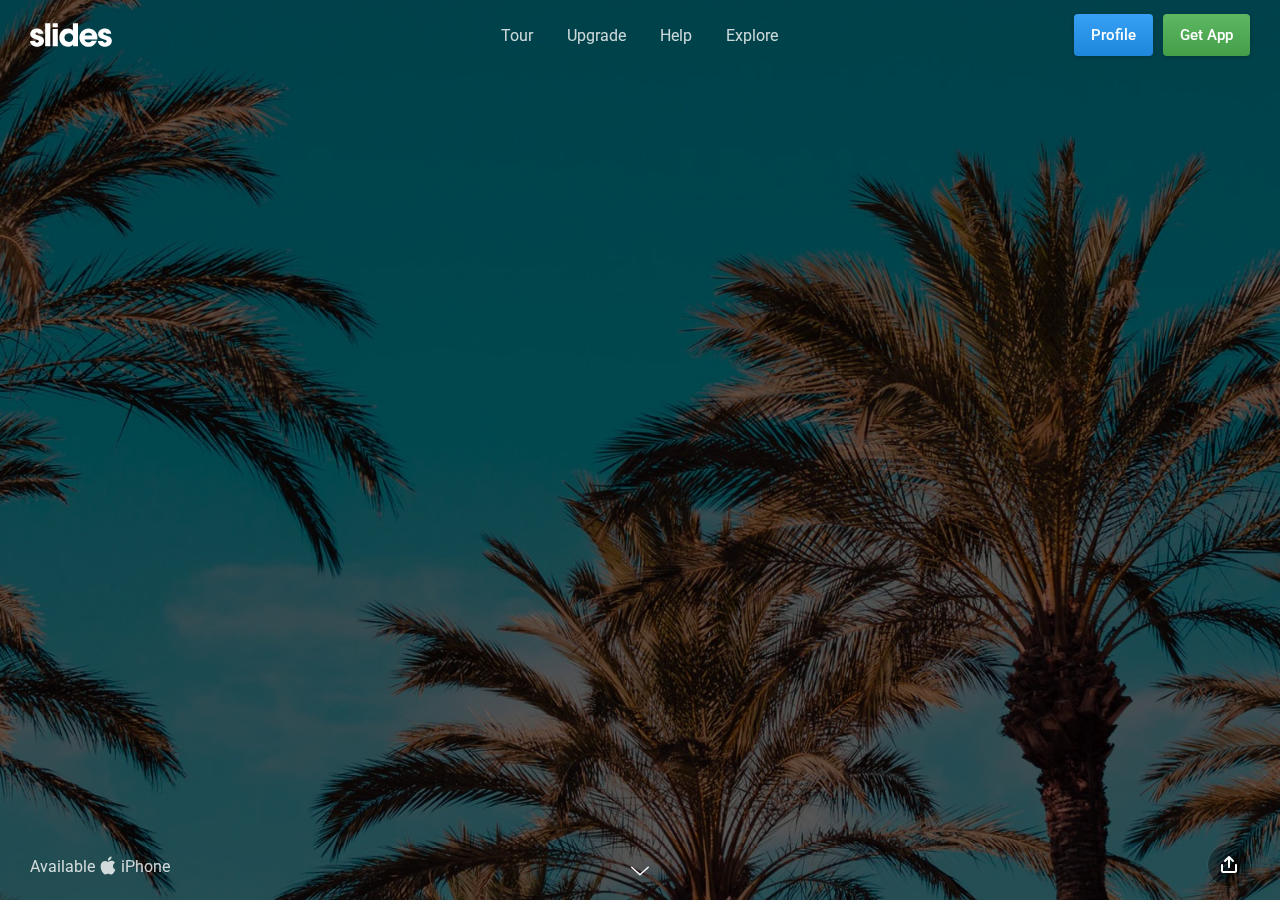
<file: index.html>
<!doctype html>
<html>
<head>
	<meta charset="UTF-8">
	<meta name="viewport" content="width=device-width, height=device-height, initial-scale=1.0, viewport-fit=cover">
	<meta name="apple-mobile-web-app-capable" content="yes" />

	<!-- Page Title -->
	<title>New Template — Slides 4.0.5 Template Generator</title>

	<!-- Compressed Styles -->
	<link href="css/slides.min.css" rel="stylesheet" type="text/css">

	<!-- Custom Styles -->
	<!-- <link href="css/custom.css" rel="stylesheet" type="text/css"> -->

	<!-- jQuery 3.3.1 -->
	<script src="https://ajax.googleapis.com/ajax/libs/jquery/3.3.1/jquery.min.js"></script>

	<!-- Compressed Scripts -->
	<script src="js/slides.min.js" type="text/javascript"></script>

	<!-- Custom Scripts -->
	<!-- <script src="js/custom.js" type="text/javascript"></script> -->

	<!-- Fonts and Material Icons -->
	<link rel="stylesheet" as="font" href="https://fonts.googleapis.com/css?family=Roboto:100,300,400,500,600,700|Material+Icons"/>
 
</head>
<body class="slides horizontal simplifiedMobile animated">
		
<!-- SVG Library -->
<svg xmlns="http://www.w3.org/2000/svg" style="display:none">
  
  <symbol id="logo" viewBox="0 0 106 31"><title>Slides Framework</title><path d="M17.413 14.04c-.56-5.84-5.6-7-8.52-7-4.6 0-8.6 2.92-8.6 7.52 0 3 2.4 4.88 5.28 5.8 4.24 1.64 5.88 1.84 5.88 3.36 0 1.08-1.2 1.72-2.32 1.72-.28 0-2.24 0-2.52-2.04h-6.6c.6 5.84 5.68 7.36 9.04 7.36 4.92 0 9.04-2.88 9.04-7.76 0-4.8-4-5.92-7.76-6.96-1.76-.52-3.4-1.2-3.4-2.2 0-.6.48-1.48 1.88-1.48 1.96 0 2.04 1.2 2.08 1.68h6.52zm2.222 15.96h6.64v-29.6h-6.64v29.6zm9.662-24.56h6.64v-5.04h-6.64v5.04zm0 24.56h6.64v-22.2h-6.64v22.2zm32.782-29.6h-6.64v9.28c-.72-.72-2.6-2.64-6.52-2.64-5.64 0-11 4.28-11 11.8 0 6.68 4.4 11.88 11.12 11.88 4.48 0 6.08-2.2 6.72-3.12v2.4h6.32v-29.6zm-17.52 18.4c0-2.56 1.8-5.56 5.64-5.56 1.56 0 2.96.56 3.96 1.56 1 .96 1.64 2.32 1.64 3.92.08 1.64-.52 3.08-1.56 4.12s-2.52 1.68-4.12 1.68c-3.12 0-5.56-2.28-5.56-5.68v-.04zm42.502 2.4c.52-4.08-.32-7.64-3.12-10.64-2.08-2.2-5-3.52-8.4-3.52-6.76 0-11.64 5.72-11.64 11.92 0 6.6 5.4 11.76 11.76 11.76 2.28 0 4.48-.68 6.32-2 1.88-1.28 3.44-3.2 4.52-5.68h-6.8c-.8 1.16-1.92 2.08-4.04 2.08-2.6 0-4.84-1.56-5.12-3.92h16.52zm-16.44-5.04c.16-1.04 1.52-3.52 4.96-3.52s4.8 2.48 4.96 3.52h-9.92zm34.502-2.12c-.56-5.84-5.6-7-8.52-7-4.6 0-8.6 2.92-8.6 7.52 0 3 2.4 4.88 5.28 5.8 4.24 1.64 5.88 1.84 5.88 3.36 0 1.08-1.2 1.72-2.32 1.72-.28 0-2.24 0-2.52-2.04h-6.6c.6 5.84 5.68 7.36 9.04 7.36 4.92 0 9.04-2.88 9.04-7.76 0-4.8-4-5.92-7.76-6.96-1.76-.52-3.4-1.2-3.4-2.2 0-.6.48-1.48 1.88-1.48 1.96 0 2.04 1.2 2.08 1.68h6.52z"/></symbol>

  <symbol id="logo-icon" viewBox="0 0 50 41"><title>Slides Framework</title><path d="M4,12h42c2.2,0,4,1.8,4,4v21c0,2.2-1.8,4-4,4H4c-2.2,0-4-1.8-4-4V16C0,13.8,1.8,12,4,12z"/><path opacity="0.6" d="M45.5,9h-41C3.7,9,3,8.3,3,7.5v0C3,6.7,3.7,6,4.5,6h41C46.3,6,47,6.7,47,7.5v0C47,8.3,46.3,9,45.5,9z"/><path opacity="0.4" d="M7.5,0h35C43.3,0,44,0.7,44,1.5v0C44,2.3,43.3,3,42.5,3h-35C6.7,3,6,2.3,6,1.5v0C6,0.7,6.7,0,7.5,0z"/></symbol>
  
  <symbol id="close" viewBox="0 0 30 30"><path d="M15 0c-8.3 0-15 6.7-15 15s6.7 15 15 15 15-6.7 15-15-6.7-15-15-15zm5.7 19.3c.4.4.4 1 0 1.4-.2.2-.4.3-.7.3s-.5-.1-.7-.3l-4.3-4.3-4.3 4.3c-.2.2-.4.3-.7.3s-.5-.1-.7-.3c-.4-.4-.4-1 0-1.4l4.3-4.3-4.3-4.3c-.4-.4-.4-1 0-1.4s1-.4 1.4 0l4.3 4.3 4.3-4.3c.4-.4 1-.4 1.4 0s.4 1 0 1.4l-4.3 4.3 4.3 4.3z"/></symbol>
  
  <symbol id="close-small" viewBox="0 0 11 11"><path d="M6.914 5.5l3.793-3.793c.391-.391.391-1.023 0-1.414s-1.023-.391-1.414 0l-3.793 3.793-3.793-3.793c-.391-.391-1.023-.391-1.414 0s-.391 1.023 0 1.414l3.793 3.793-3.793 3.793c-.391.391-.391 1.023 0 1.414.195.195.451.293.707.293s.512-.098.707-.293l3.793-3.793 3.793 3.793c.195.195.451.293.707.293s.512-.098.707-.293c.391-.391.391-1.023 0-1.414l-3.793-3.793z"/></symbol>

  <symbol id="arrow-left" viewBox="0 0 29 56"><path d="M28.7.3c.4.4.4 1 0 1.4l-26.3 26.3 26.3 26.3c.4.4.4 1 0 1.4-.4.4-1 .4-1.4 0l-27-27c-.4-.4-.4-1 0-1.4l27-27c.3-.3 1-.4 1.4 0z"/></symbol>
  
  <symbol id="arrow-right" viewBox="0 0 29 56"><path d="M.3 55.7c-.4-.4-.4-1 0-1.4l26.3-26.3-26.3-26.3c-.4-.4-.4-1 0-1.4.4-.4 1-.4 1.4 0l27 27c.4.4.4 1 0 1.4l-27 27c-.3.3-1 .4-1.4 0z"/></symbol>

  <symbol id="back" viewBox="0 0 20 20"><path d="M2.3 10.7l5 5c.4.4 1 .4 1.4 0s.4-1 0-1.4l-3.3-3.3h11.6c.6 0 1-.4 1-1s-.4-1-1-1h-11.6l3.3-3.3c.4-.4.4-1 0-1.4-.2-.2-.4-.3-.7-.3s-.5.1-.7.3l-5 5c-.2.2-.3.5-.3.7 0 .2.1.5.3.7z"/></symbol>
  
  <symbol id="menu" viewBox="0 0 18 18"><path d="M16 5h-14c-.6 0-1-.4-1-1 0-.5.4-1 1-1h14c.5 0 1 .4 1 1s-.4 1-1 1zm-14 5h14c.5 0 1-.4 1-1 0-.5-.4-1-1-1h-14c-.6 0-1 .4-1 1s.4 1 1 1zm14 3h-14c-.5 0-1 .4-1 1 0 .5.4 1 1 1h14c.5 0 1-.4 1-1s-.4-1-1-1z"/></symbol>
  
  <symbol id="share" viewBox="0 0 18 18"><path d="M16 8c-.6 0-1 .4-1 1v6h-12v-6c0-.6-.4-1-1-1s-1 .4-1 1v6c0 1.1.9 2 2 2h12c1.1 0 2-.9 2-2v-6c0-.6-.4-1-1-1zm-2.3-2.3c.4-.4.4-1 0-1.4l-4-4c-.4-.4-1-.4-1.4 0l-4 4c-.4.4-.4 1 0 1.4s1 .4 1.4 0l2.3-2.3v7.6c0 .6.4 1 1 1s1-.4 1-1v-7.6l2.3 2.3c.4.4 1 .4 1.4 0z"/></symbol>

  <symbol id="arrow-down" viewBox="0 0 24 24"><path d="M12 18c-.2 0-.5-.1-.7-.3l-11-10c-.4-.4-.4-1-.1-1.4.4-.4 1-.4 1.4-.1l10.4 9.4 10.3-9.4c.4-.4 1-.3 1.4.1.4.4.3 1-.1 1.4l-11 10c-.1.2-.4.3-.6.3z"/></symbol>
  
  <symbol id="arrow-up" viewBox="0 0 24 24"><path d="M11.9 5.9c.2 0 .5.1.7.3l11 10c.4.4.4 1 .1 1.4-.4.4-1 .4-1.4.1l-10.4-9.4-10.3 9.4c-.4.4-1 .3-1.4-.1-.4-.4-.3-1 .1-1.4l11-10c.1-.2.4-.3.6-.3z"/></symbol>
  
  <symbol id="arrow-top" viewBox="0 0 18 18"><path d="M15.7 7.3l-6-6c-.4-.4-1-.4-1.4 0l-6 6c-.4.4-.4 1 0 1.4.4.4 1 .4 1.4 0l4.3-4.3v11.6c0 .6.4 1 1 1s1-.4 1-1v-11.6l4.3 4.3c.2.2.4.3.7.3s.5-.1.7-.3c.4-.4.4-1 0-1.4z"/></symbol>
  
  <symbol id="play" viewBox="0 0 30 30"><path d="M7 30v-30l22 15z"/></symbol>
  
  <symbol id="chat" viewBox="0 0 18 18"><path d="M5,17c-0.2,0-0.3,0-0.4-0.1C4.2,16.7,4,16.4,4,16v-2H2c-1.1,0-2-0.9-2-2V3c0-1.1,0.9-2,2-2h14c1.1,0,2,0.9,2,2v9 c0,1.1-0.9,2-2,2H9.3l-3.7,2.8C5.4,16.9,5.2,17,5,17z M2,12h3.5C5.8,12,6,12.2,6,12.5V14l2.4-1.8C8.6,12.1,8.8,12,9,12h7V3H2V12z M13,7H5C4.4,7,4,6.6,4,6s0.4-1,1-1h8c0.6,0,1,0.4,1,1S13.6,7,13,7z M13,10H5c-0.6,0-1-0.4-1-1s0.4-1,1-1h8c0.6,0,1,0.4,1,1 S13.6,10,13,10z"/></symbol>

  <symbol id="mail" viewBox="0 0 18 18"><path d="M16 2h-14c-1.1 0-2 .9-2 2v10c0 1.1.9 2 2 2h14c1.1 0 2-.9 2-2v-10c0-1.1-.9-2-2-2zm0 2v.5l-7 4.3-7-4.4v-.4h14zm-14 10v-7.2l6.5 4c.1.1.3.2.5.2s.4-.1.5-.2l6.5-4v7.2h-14z"/></symbol>

  <symbol id="sound-on" viewBox="0 0 18 18"><path d="M8.5,0.1C8.1-0.1,7.7,0,7.4,0.2L3.7,3H2C0.9,3,0,3.9,0,5v6c0,1.1,0.9,2,2,2h1.7l3.7,2.8C7.6,15.9,7.8,16,8,16 c0.2,0,0.3,0,0.4-0.1C8.8,15.7,9,15.4,9,15V1C9,0.6,8.8,0.3,8.5,0.1z M7,13l-2.4-1.8C4.4,11.1,4.2,11,4,11l-2,0l0-6h2 c0.2,0,0.4-0.1,0.6-0.2L7,3V13z M11.7,9.9l0.7,1.9C13.9,11.2,15,9.7,15,8c0-1.7-1.1-3.2-2.7-3.8l-0.7,1.9C12.5,6.4,13,7.2,13,8C13,8.9,12.5,9.6,11.7,9.9z M12.2,1.1l-0.3,2C14.3,3.5,16,5.6,16,8s-1.8,4.5-4.2,4.9l0.3,2C15.6,14.3,18,11.4,18,8C18,4.6,15.6,1.7,12.2,1.1z"/></symbol>
  
  <symbol id="sound-off" viewBox="0 0 18 18"><path d="M15.9,8l1.8-1.8c0.4-0.4,0.4-1,0-1.4s-1-0.4-1.4,0l-1.8,1.8l-1.8-1.8c-0.4-0.4-1-0.4-1.4,0s-0.4,1,0,1.4L13.1,8l-1.8,1.8 c-0.4,0.4-0.4,1,0,1.4c0.2,0.2,0.5,0.3,0.7,0.3s0.5-0.1,0.7-0.3l1.8-1.8l1.8,1.8c0.2,0.2,0.5,0.3,0.7,0.3s0.5-0.1,0.7-0.3 c0.4-0.4,0.4-1,0-1.4L15.9,8z M8.5,0.1C8.1-0.1,7.7,0,7.4,0.2L3.7,3H2C0.9,3,0,3.9,0,5v6c0,1.1,0.9,2,2,2h1.7l3.7,2.8C7.6,15.9,7.8,16,8,16 c0.2,0,0.3,0,0.4-0.1C8.8,15.7,9,15.4,9,15V1C9,0.6,8.8,0.3,8.5,0.1z M7,13l-2.4-1.8C4.4,11.1,4.2,11,4,11l-2,0l0-6h2 c0.2,0,0.4-0.1,0.6-0.2L7,3V13z"/></symbol>
  
  <!-- social -->
  <symbol id="apple" viewBox="-1 1 24 24"><path d="M17.6 13.8c0-3 2.5-4.5 2.6-4.6-1.4-2.1-3.6-2.3-4.4-2.4-1.9-.2-3.6 1.1-4.6 1.1-.9 0-2.4-1.1-4-1-2 0-3.9 1.2-5 3-2.1 3.7-.5 9.1 1.5 12.1 1 1.5 2.2 3.1 3.8 3 1.5-.1 2.1-1 3.9-1s2.4 1 4 1 2.7-1.5 3.7-2.9c1.2-1.7 1.6-3.3 1.7-3.4-.1-.1-3.2-1.3-3.2-4.9zm-3.1-9c.8-1 1.4-2.4 1.2-3.8-1.2 0-2.7.8-3.5 1.8-.8.9-1.5 2.3-1.3 3.7 1.4.1 2.8-.7 3.6-1.7z"/></symbol>

  <symbol id="dribbble" viewBox="0 0 24 24"><path d="M12 0c-6.7 0-12 5.3-12 12s5.3 12 12 12 12-5.3 12-12-5.3-12-12-12zm7.9 5.7c1.3 1.7 2.1 3.9 2.3 6.1-.4-.1-2.4-.4-4.7-.4-.8 0-1.5 0-2.3.1 0-.1-.1-.3-.3-.5l-.7-1.5c3.7-1.4 5.3-3.4 5.7-3.8zm-7.9-3.8c2.5 0 4.9.9 6.7 2.5-.3.4-1.9 2.3-5.2 3.6-1.6-2.9-3.3-5.3-3.7-5.9.6-.1 1.4-.2 2.2-.2zm-4.4 1c.4.6 2.1 3 3.7 5.8-4.4 1.2-8.2 1.2-9.2 1.2h-.1c.8-3.1 2.9-5.6 5.6-7zm-5.7 9.1v-.3h.3c1.2 0 5.6-.1 10.1-1.5l.8 1.6c-.1 0-.3 0-.4.1-5.1 1.6-7.9 6-8.3 6.7-1.6-1.7-2.5-4.1-2.5-6.6zm10.1 10.1c-2.3 0-4.4-.8-6.1-2.1.3-.5 2.4-4.4 7.9-6.3 1.3 3.6 2 6.7 2.1 7.6-1.2.6-2.6.8-3.9.8zm5.7-1.8c-.1-.8-.7-3.6-2-7.1.7-.1 1.3-.1 2-.1 2.1 0 3.7.4 4.1.5-.3 2.8-1.8 5.2-4.1 6.7z"/></symbol>

  <symbol id="facebook" viewBox="0 0 24 24"><path d="M24 1.3v21.3c0 .7-.6 1.3-1.3 1.3h-6.1v-9.3h3.1l.5-3.6h-3.6v-2.2c0-1.1.3-1.8 1.8-1.8h1.9v-3.2c-.3 0-1.5-.1-2.8-.1-2.8 0-4.7 1.7-4.7 4.8v2.7h-3.1v3.6h3.1v9.2h-11.5c-.7 0-1.3-.6-1.3-1.3v-21.4c0-.7.6-1.3 1.3-1.3h21.3c.8 0 1.4.6 1.4 1.3z"/></symbol>

  <symbol id="facebook2" viewBox="0 0 512 512"><path d="M288 176v-64c0-17.664 14.336-32 32-32h32v-80h-64c-53.024 0-96 42.976-96 96v80h-64v80h64v256h96v-256h64l32-80h-96z"/></symbol>
   
  <symbol id="fb-like" viewBox="0 0 20 20"><path d="M0 8v12h5v-12h-5zm2.5 10.8c-.4 0-.8-.3-.8-.8 0-.4.3-.8.8-.8s.8.3.8.8c0 .4-.4.8-.8.8zm3.5-.8h9.5c1.1 0 1.7-1 1.7-1.7 0-.3-.4-1-.4-1 1.4-.3 1.7-1.2 1.7-1.7-.1-.5-.3-.9-.5-1 1-.4 1.5-1.1 1.4-1.9-.1-.8-1-1.5-1-1.5 1-.6.9-1.5.9-1.5-.3-1.3-1.5-1.7-1.7-1.7h-5.6s.3-.5.3-2.4-1.3-3.6-2.6-3.6c0 0-.7.1-1 .3v3.5l-2.7 4.4v9.8z"/></symbol>
  
  <symbol id="googlePlus" viewBox="0 1 24 24"><path d="M7.8 13.5h4.6c-.6 2-2.5 3.4-4.6 3.4-2.7 0-4.9-2.2-4.9-4.9s2.2-4.9 4.9-4.9c1.1 0 2.1.3 3 1l1.8-2.4c-1.4-1.1-3-1.6-4.8-1.6-4.3 0-7.9 3.5-7.9 7.9s3.5 7.9 7.9 7.9 7.9-3.5 7.9-7.9v-1.5h-7.9v3zM21.7 11v-2.2h-2v2.2h-2.2v2h2.2v2.2h2v-2.2h2.2v-2z"/></symbol>
  
  <symbol id="instagram" viewBox="0 0 20 20"><circle cx="10" cy="10" r="3.3"/><path d="M13,0H7C2.2,0,0,2.2,0,7v6c0,4.8,2.1,7,7,7h6c4.8,0,7-2.2,7-7V7C20,2.2,17.9,0,13,0z M10,15.1c-2.8,0-5.1-2.3-5.1-5.1 S7.2,4.9,10,4.9s5.1,2.3,5.1,5.1S12.8,15.1,10,15.1z M15.3,5.9c-0.7,0-1.2-0.5-1.2-1.2c0-0.7,0.5-1.2,1.2-1.2s1.2,0.5,1.2,1.2 C16.5,5.3,16,5.9,15.3,5.9z"/></symbol>

  <symbol id="behance" viewBox="0 0 511.958 511.958"><path d="M210.624 240.619c10.624-5.344 18.656-11.296 24.16-17.728 9.792-11.584 14.624-26.944 14.624-45.984 0-18.528-4.832-34.368-14.496-47.648-16.128-21.632-43.424-32.704-82.016-33.28h-152.896v312.096h142.56c16.064 0 30.944-1.376 44.704-4.192 13.76-2.848 25.664-8.064 35.744-15.68 8.96-6.624 16.448-14.848 22.4-24.544 9.408-14.656 14.112-31.264 14.112-49.76 0-17.92-4.128-33.184-12.32-45.728-8.288-12.544-20.448-21.728-36.576-27.552zm-147.552-90.432h68.864c15.136 0 27.616 1.632 37.408 4.864 11.328 4.704 16.992 14.272 16.992 28.864 0 13.088-4.32 22.24-12.864 27.392-8.608 5.152-19.776 7.744-33.472 7.744h-76.928v-68.864zm108.896 198.24c-7.616 3.68-18.336 5.504-32.064 5.504h-76.832v-83.232h77.888c13.568.096 24.128 1.888 31.68 5.248 13.44 6.08 20.128 17.216 20.128 33.504 0 19.2-6.912 32.128-20.8 38.976zM327.168 110.539h135.584v38.848h-135.584zM509.856 263.851c-2.816-18.08-9.024-33.984-18.688-47.712-10.592-15.552-24.032-26.944-40.384-34.144-16.288-7.232-34.624-10.848-55.04-10.816-34.272 0-62.112 10.72-83.648 32-21.472 21.344-32.224 52.032-32.224 92.032 0 42.656 11.872 73.472 35.744 92.384 23.776 18.944 51.232 28.384 82.4 28.384 37.728 0 67.072-11.232 88.032-33.632 13.408-14.144 20.992-28.064 22.656-41.728h-62.464c-3.616 6.752-7.808 12.032-12.608 15.872-8.704 7.04-20.032 10.56-33.92 10.56-13.216 0-24.416-2.912-33.76-8.704-15.424-9.28-23.488-25.536-24.512-48.672h170.464c.256-19.936-.384-35.264-2.048-45.824zm-166.88 5.984c2.24-15.008 7.68-26.912 16.32-35.712 8.64-8.768 20.864-13.184 36.512-13.216 14.432 0 26.496 4.128 36.32 12.416 9.696 8.352 15.168 20.48 16.288 36.512h-105.44z"/></symbol>
  
  <symbol id="linkedin" viewBox="0 0 24 24"><path d="M5.9 21.9h-4.7v-14.2h4.7v14.2zm-2.3-16.1c-1.6 0-2.6-1.1-2.6-2.5s1-2.5 2.7-2.5c1.6 0 2.6 1 2.6 2.5-.1 1.4-1.2 2.5-2.7 2.5zm19.2 16.1h-4.7v-7.6c0-2-.7-3.3-2.3-3.3-1.3 0-2.1.9-2.5 1.7-.1.3-.1.8-.1 1.2v7.9h-4.7v-14.1h4.7v2c.7-.9 1.7-2.3 4.3-2.3 3.1 0 5.5 2.1 5.5 6.4v8.2h-.2z"/></symbol>

  <symbol id="medium" viewBox="0 0 130.8 104"><path d="M15.5 21.2c.2-1.6-.5-3.2-1.7-4.3l-12.1-14.7v-2.2h38l29.3 64.4 25.8-64.4h36.2v2.2l-10.5 10c-.9.7-1.3 1.8-1.2 2.9v73.7c0 1.1.3 2.2 1.2 2.9l10.2 10v2.2h-51.3v-2.2l10.6-10.2c1-1 1-1.3 1-2.9v-59.6l-29.4 74.7h-4l-34.2-74.7v50.3c0 2.2.4 4.2 1.9 5.7l13.7 16.8v2.2h-39v-2.2l13.8-16.7c1.5-1.5 1.8-3.3 1.8-5.7l-.1-58.2z"/></symbol>
  
  <symbol id="pinterest" viewBox="0 0 24 24"><path d="M5.9 13.9c1.2-2-.4-2.5-.6-4-1-6.1 7.1-10.2 11.4-6 2.9 2.9 1 12-3.7 11-4.6-.9 2.2-8.1-1.4-9.5-3-1.1-4.6 3.6-3.2 5.9-.8 4-2.5 7.7-1.8 12.7 2.3-1.7 3.1-4.8 3.7-8.1 1.2.7 1.8 1.4 3.3 1.5 5.5.4 8.6-5.4 7.8-10.7-.7-4.7-5.5-7.1-10.6-6.6-4.1.4-8.1 3.7-8.3 8.3-.1 2.8.7 4.9 3.4 5.5z"/></symbol>
  
  <symbol id="stumbleupon" viewBox="0 0 24 24"><path d="M13.3 9.6l1.6.8 2.5-.8v-1.4c0-3-2.4-5.4-5.4-5.4s-5.4 2.4-5.4 5.4v7.5c0 .7-.6 1.3-1.3 1.3s-1.3-.6-1.3-1.3v-3.2h-4v3.2c0 3 2.4 5.4 5.4 5.4s5.4-2.4 5.4-5.4v-7.5c0-.7.6-1.3 1.3-1.3s1.3.6 1.3 1.3l-.1 1.4zm6.6 2.9v3.2c0 .7-.6 1.3-1.3 1.3s-1.3-.6-1.3-1.3v-3.2l-2.5.8-1.6-.8v3.2c0 3 2.4 5.4 5.4 5.4s5.4-2.4 5.4-5.4v-3.2h-4.1z"/></symbol>
  
  <symbol id="twitter" viewBox="0 1 24 23"><path d="M21.5 7.6v.6c0 6.6-5 14.1-14 14.1-2.8 0-5.4-.8-7.6-2.2l1.2.1c2.3 0 4.4-.8 6.1-2.1-2.2 0-4-1.5-4.6-3.4.3.1.6.1.9.1.5 0 .9-.1 1.3-.2-2.1-.6-3.8-2.6-3.8-5 .7.4 1.4.6 2.2.6-1.3-.9-2.2-2.4-2.2-4.1 0-.9.2-1.8.7-2.5 2.4 3 6.1 5 10.2 5.2-.1-.4-.1-.7-.1-1.1 0-2.7 2.2-5 4.9-5 1.4 0 2.7.6 3.6 1.6 1-.3 2.1-.7 3-1.3-.4 1.2-1.1 2.1-2.2 2.7 1-.1 1.9-.4 2.8-.8-.6 1.1-1.4 2-2.4 2.7z"/></symbol>
  
  <symbol id="tumblr" viewBox="0 0 23 23"><path d="M12.573 4.94v-4.94h-3.188c-.072.183-.11.4-.11.622-.034.107-.072.184-.072.293-.328 1.829-1.28 3.11-2.892 3.807-.476.218-.914.253-1.39.218v3.987h2.342c.039 5.603.039 8.493.039 8.64v.332c.294 2.449 1.573 3.914 3.843 4.463.914.257 1.901.366 2.892.366 1.279-.036 2.525-.256 3.771-.659v-4.685c-.731.22-1.395.402-1.977.583-1.135.333-2.087.113-2.857-.619-.073-.11-.183-.257-.221-.403-.106-.586-.178-1.206-.178-1.795v-6.222h5.083v-3.988h-5.085z"/></symbol>

  <symbol id="xing" viewBox="0 0 24 24"><path d="M3.647 4.74c-.208 0-.384.073-.472.216-.091.148-.077.338.02.531l2.34 4.051v.02l-3.678 6.49c-.096.191-.091.383 0 .531.088.142.244.236.452.236h3.461c.518 0 .767-.349.944-.669l3.737-6.608-2.38-4.15c-.172-.307-.433-.649-.964-.649h-3.46zm14.542-4.74c-.517 0-.741.326-.927.659l-7.702 13.658 4.918 9.023c.172.307.437.659.967.659h3.457c.208 0 .371-.079.459-.221.092-.148.09-.343-.007-.535l-4.88-8.915v-.023l7.664-13.551c.096-.191.098-.386.007-.534-.088-.142-.252-.221-.46-.221h-3.496z"/></symbol>

  <symbol id="whatsapp" viewBox="0 0 512 512"><path d="M256.064 0h-.128c-141.152 0-255.936 114.816-255.936 256 0 56 18.048 107.904 48.736 150.048l-31.904 95.104 98.4-31.456c40.48 26.816 88.768 42.304 140.832 42.304 141.152 0 255.936-114.848 255.936-256s-114.784-256-255.936-256zm148.96 361.504c-6.176 17.44-30.688 31.904-50.24 36.128-13.376 2.848-30.848 5.12-89.664-19.264-75.232-31.168-123.68-107.616-127.456-112.576-3.616-4.96-30.4-40.48-30.4-77.216s18.656-54.624 26.176-62.304c6.176-6.304 16.384-9.184 26.176-9.184 3.168 0 6.016.16 8.576.288 7.52.32 11.296.768 16.256 12.64 6.176 14.88 21.216 51.616 23.008 55.392 1.824 3.776 3.648 8.896 1.088 13.856-2.4 5.12-4.512 7.392-8.288 11.744-3.776 4.352-7.36 7.68-11.136 12.352-3.456 4.064-7.36 8.416-3.008 15.936 4.352 7.36 19.392 31.904 41.536 51.616 28.576 25.44 51.744 33.568 60.032 37.024 6.176 2.56 13.536 1.952 18.048-2.848 5.728-6.176 12.8-16.416 20-26.496 5.12-7.232 11.584-8.128 18.368-5.568 6.912 2.4 43.488 20.48 51.008 24.224 7.52 3.776 12.48 5.568 14.304 8.736 1.792 3.168 1.792 18.048-4.384 35.52z"/></symbol>
  
  <symbol id="youtube" viewBox="0 0 24 24"><path d="M23.6 6.3c-.3-1.2-1.4-2.2-2.6-2.3-3-.3-6-.3-9-.3s-6 0-9 .3c-1.2.1-2.3 1.1-2.6 2.3-.4 1.8-.4 3.8-.4 5.7 0 1.9 0 3.9.4 5.7.3 1.2 1.4 2.2 2.6 2.3 3 .3 6 .3 9 .3s6 0 9-.3c1.3-.1 2.3-1.1 2.6-2.4.4-1.7.4-3.7.4-5.6 0-1.9 0-3.9-.4-5.7zm-14.1 9v-6.6l6.5 3.3-6.5 3.3z"/></symbol>

</svg>

<!-- Panel Top #05 -->
<nav class="panel top">
  <div class="sections desktop">
    <div class="left"><a href="#" title="Slides Framework"><svg style="width:82px;height:24px"><use xmlns:xlink="http://www.w3.org/1999/xlink" xlink:href="#logo"></use></svg></a></div>
    <div class="center">
      <ul class="menu">
        <li><a href="#">Tour</a></li>
        <li><a href="#">Upgrade</a></li>
        <li><a href="#">Help</a></li>
        <li><a href="#">Explore</a></li>
      </ul>
    </div>
    <div class="right"><a class="button blue gradient" href="#">Profile</a><a class="button green gradient" href="#">Get App</a></div>
  </div>
  <div class="sections compact hidden">
    <div class="left"><a href="#" title="Slides Framework"><svg style="width:82px;height:24px"><use xmlns:xlink="http://www.w3.org/1999/xlink" xlink:href="#logo"></use></svg></a></div>
    <div class="right"><span class="button actionButton sidebarTrigger" data-sidebar-id="1"><svg><use xmlns:xlink="http://www.w3.org/1999/xlink" xlink:href="#menu"></use></svg></span</div>
  </div>
</nav>

<!-- Sidebar -->
<nav class="sidebar" data-sidebar-id="1">
  <div class="close"><svg><use xmlns:xlink="http://www.w3.org/1999/xlink" xlink:href="#close"></use></svg></div>
  <div class="content">
    <a href="#" class="logo"><svg width="37" height="30"><use xmlns:xlink="http://www.w3.org/1999/xlink" xlink:href="#logo-icon"></use></svg></a>
    <ul class="mainMenu margin-top-3">
      <li><a href="#">All Goods</a></li>
      <li><a href="#">UI Kits</a></li>
      <li><a href="#">Icons</a></li>
      <li><a href="#">Mockups</a></li>
      <li><a href="#">Toolkit</a></li>
    </ul>
    <ul class="subMenu small opacity-8">
      <li><a href="#">Submit Product</a></li>
      <li><a href="#">FAQ</a></li>
      <li><a href="#">License</a></li>
      <li><a href="#">Terms & Conditions</a></li>
      <li><a href="#">Privacy Policy</a></li>
      <li><a href="#">Contact Us</a></li>
    </ul>
    <ul class="social opacity-8">
      <li><a href="#"><svg><use xmlns:xlink="http://www.w3.org/1999/xlink" xlink:href="#facebook"></use></svg></a></li>
      <li><a href="#"><svg><use xmlns:xlink="http://www.w3.org/1999/xlink" xlink:href="#twitter"></use></svg></a></li>
      <li><a href="#"><svg><use xmlns:xlink="http://www.w3.org/1999/xlink" xlink:href="#instagram"></use></svg></a></li>
    </ul>
  </div>
</nav>

<!-- Slide 1 (#34) -->
<section class="slide fade-6 kenBurns">
  <div class="content">
    <div class="container">
      <div class="wrap">
      
        <div class="fix-12-12">
          <ul class="flex fixedSpaces verticalCenter reverse">
            <li class="col-6-12 left middle">
              <h1 class="ae-1 fromLeft">Designers are meant to be loved, not to be understood.</h1>
              <p class="ae-2 fromLeft"><span class="opacity-8">The sudden hunch, the creative leap of mind that “sees” in a flash how to solve a problem in a simple way, is something quite&nbsp;different.</span></p>
              <a class="button blue gradient ae-3 fromCenter cropLeft">Get Started</a><a class="button white ae-4 fromCenter">Learn more</a>
            </li>
            <li class="col-6-12">
              <img class="ae-4" width="605" src="assets/img/iphones-34.png" alt="iPhones Thumbnail" data-action="zoom"/>
            </li>
          </ul>
        </div>
        
      </div>
    </div>
  </div>
  <div class="background" style="background-image:url(assets/img/background/img-34.jpg)"></div>
</section>

<!-- Slide 2 (#60) -->
<section class="slide fade-6 kenBurns">
  <div class="content">
    <div class="container">
      <div class="wrap">
          
        <div class="fix-12-12">
          <ul class="grid">
            <li class="col-6-12 left">
              <h1 class="ae-2 fromLeft">Krabi Island</h1>
              <p class="ae-3 fromLeft"><span class="opacity-8">An electrician isn’t an opinion former, but a graphic designer is. My argument is that all graphic designers hold high levels of responsibility in society.</span></p>
              <ul class="tabs controller uppercase bold ae-4 fromCenter" data-slider-id="60-1">
                <li class="selected">Krabi Island</li>
                <li>Community</li>
                <li>Surfing</li>
              </ul>
            </li>
            <li class="col-6-12 left ae-5 fromCenter">
              <ul class="slider animated margin-top-4" data-slider-id="60-1">
                <li class="selected fromCenter">
                  <div class="popupTrigger videoThumbnail shadow rounded" data-popup-id="60-1">
                    <img class="wide" src="assets/img/gallery-60-1.jpg" alt="Video Thumbnail"/>
                  </div>
                </li>
                <li class="fromCenter">
                  <div class="popupTrigger videoThumbnail shadow rounded" data-popup-id="60-2">
                    <img class="wide" src="assets/img/gallery-60-2.jpg" alt="Video Thumbnail"/>
                  </div>
                </li>
                <li class="fromCenter">
                  <div class="popupTrigger videoThumbnail shadow rounded" data-popup-id="60-3">
                    <img class="wide" src="assets/img/gallery-60-3.jpg" alt="Video Thumbnail"/>
                  </div>
                </li>
              </ul>
            </li>
          </ul>
        </div>
        
      </div>
    </div>
  </div>
  <div class="background" style="background-image:url(assets/img/background/img-60.jpg)"></div>
</section>


<!-- Popup Video -->
<div class="popup autoplay" data-popup-id="60-1">
  <div class="close"><svg><use xmlns:xlink="http://www.w3.org/1999/xlink" xlink:href="#close"></use></svg></div>
  <div class="content">
    <div class="container">
      <div class="wrap">
        <div class="fix-10-12">
          <div class="embedVideo popupContent">
            <iframe src="https://player.vimeo.com/video/101231747?color=ff0179&portrait=0" frameborder="0" webkitallowfullscreen mozallowfullscreen allowfullscreen></iframe>
          </div>
        </div>
      </div>
    </div>
  </div>
</div>


<!-- Popup Video -->
<div class="popup autoplay" data-popup-id="60-2">
  <div class="close"><svg><use xmlns:xlink="http://www.w3.org/1999/xlink" xlink:href="#close"></use></svg></div>
  <div class="content">
    <div class="container">
      <div class="wrap">
        <div class="fix-10-12">
          <div class="embedVideo popupContent">
            <iframe src="https://player.vimeo.com/video/101231747?color=ff0179&portrait=0" frameborder="0" webkitallowfullscreen mozallowfullscreen allowfullscreen></iframe>
          </div>
        </div>
      </div>
    </div>
  </div>
</div>


<!-- Popup Video -->
<div class="popup autoplay" data-popup-id="60-3">
  <div class="close"><svg><use xmlns:xlink="http://www.w3.org/1999/xlink" xlink:href="#close"></use></svg></div>
  <div class="content">
    <div class="container">
      <div class="wrap">
        <div class="fix-10-12">
          <div class="embedVideo popupContent">
            <iframe src="https://player.vimeo.com/video/101231747?color=ff0179&portrait=0" frameborder="0" webkitallowfullscreen mozallowfullscreen allowfullscreen></iframe>
          </div>
        </div>
      </div>
    </div>
  </div>
</div>


<!-- Slide 3 (#27) -->
<section class="slide fade-6 kenBurns">
  <div class="content">
    <div class="container">
      <div class="wrap">
        
        <div class="fix-12-12">
          <ul class="flex verticalCenter">
            <li class="col-5-12 cell-27">
              <div class="fix-4-12">
                <ul class="slider clickable ae-1 fromAbove" data-slider-id="27-2">
                  <li class="selected"><img src="assets/img/watch-26-2.png" alt="Apple Watch Thumbnail"/></li>
                  <li><img src="assets/img/watch-26-1.png" alt="Apple Watch Thumbnail"/></li>
                  <li><img src="assets/img/watch-26-2.png" alt="Apple Watch Thumbnail"/></li>
                  <li><img src="assets/img/watch-26-1.png" alt="Apple Watch Thumbnail"/></li>
                </ul>
                <ul class="controller dots ae-2 fromCenter margin-top-3" data-slider-id="27-2">
                  <li class="dot selected"></li>
                  <li class="dot"></li>
                  <li class="dot"></li>
                  <li class="dot"></li>
                </ul>
              </div>
            </li>
            <li class="col-7-12 left">
              <h1 class="ae-2 fromRight">Be creative</h1>
              <div class="ae-3 fromRight">
                <p class="opacity-8">When we feel less secure, with less control over our daily lives, we reach out to brands to connect with a time when things seemed&nbsp;better.</p>
              </div>
              <div class="relative">
                <img src="assets/img/icon-2.png" class="ae-3 fromCenter app-26" alt="app"/>
                <div class="text-26">
                  <h3 class="ae-3 fromRight">Ember for Apple Watch</h3>
                  <div class="ae-5 fromRight">
                    <p class="tiny opacity-6">People don&rsquo;t use a product<br>because of the great&nbsp;design.</p>
                  </div>
                </div>
              </div>
            </li>
          </ul>
        </div>
        
      </div>
    </div>
  </div>
  <div class="background" style="background-image:url(assets/img/background/img-27.jpg)"></div>
</section>

<!-- Slide 4 (#26) -->
<section class="slide fade-6 kenBurns">
  <div class="content">
    <div class="container">
      <div class="wrap">
        
        <div class="fix-12-12">
          <ul class="flex reverse verticalCenter">
            <li class="col-7-12 left cell-26">
              <h1 class="ae-1 fromLeft">How we work</h1>
              <div class="ae-2 fromLeft">
                <p class="opacity-8">An electrician isn't an opinion former, but a graphic designer is. My argument is that all graphic designers hold high levels of responsibility in&nbsp;society.</p>
              </div>
              <div class="relative">
                <img src="assets/img/icon-1.png" class="ae-3 fromCenter app-26" alt="app"/>
                <div class="text-26">
                  <h3 class="ae-3 fromRight">Ember for Apple Watch</h3>
                  <div class="ae-5 fromRight">
                    <p class="tiny opacity-6">People don&rsquo;t use a product<br>because of the great&nbsp;design.</p>
                  </div>
                </div>
              </div>
            </li>
            <li class="col-5-12">
              <div class="fix-4-12 center">
                <ul class="slider clickable ae-1 fromAbove" data-slider-id="26-3">
                  <li class="selected"><img src="assets/img/watch-26-1.png" alt="Apple Watch Thumbnail"/></li>
                  <li><img src="assets/img/watch-26-2.png" alt="Apple Watch Thumbnail"/></li>
                  <li><img src="assets/img/watch-26-1.png" alt="Apple Watch Thumbnail"/></li>
                  <li><img src="assets/img/watch-26-2.png" alt="Apple Watch Thumbnail"/></li>
                </ul>
                <ul class="controller dots ae-3 fromCenter margin-top-3" data-slider-id="26-3">
                  <li class="dot selected"></li>
                  <li class="dot"></li>
                  <li class="dot"></li>
                  <li class="dot"></li>
                </ul>
              </div>
            </li>
          </ul>
        </div>
        
      </div>
    </div>
  </div>
  <div class="background" style="background-image:url(assets/img/background/img-26.jpg)"></div>
</section>

<!-- Slide 5 (#91) -->
<section class="slide fade-6 kenBurns">
  <div class="content">
    <div class="container">
      <div class="wrap">
      
        <div class="fix-12-12 toCenter">
          <div class="fix-7-12">
            <p class="margin-bottom-2 ae-1"><span class="opacity-6">Case study</p>
            <h1 class="ae-2 huge fromAbove margin-bottom-2">Discomfort is a signal of a good concept</h1>
            <a href="#" class="button green gradient ae-3">Purchase</a>
          </div>
          <ul class="grid fixedSpaces left margin-top-10">
            <li class="col-3-12 col-tablet-1-2 col-phablet-1-1 ae-4 fromLeft">
             <h3>Inspiration</h3>
             <p class="tiny opacity-6">We live in a society where everybody feels guilty.</p>
            </li>
            <li class="col-3-12 col-tablet-1-2 col-phablet-1-1 ae-5 fromLeft">
             <h3>Creativity</h3>
             <p class="tiny opacity-6">You don’t have to be “a creative” to be creative.</p>
            </li>
            <li class="col-3-12 col-tablet-1-2 col-phablet-1-1 ae-6 fromLeft">
             <h3>Fashion</h3>
             <p class="tiny opacity-6">There is no such thing as simple. Simple is hard.</p>
            </li>
            <li class="col-3-12 col-tablet-1-2 col-phablet-1-1 ae-7 fromLeft">
             <h3>Photography</h3>
             <p class="tiny opacity-6">Design makes what was once impossible possible.</p>
            </li>
          </ul>
        </div>
                
      </div>
    </div>
  </div>
  <div class="background" style="background-image:url(assets/img/background/img-91.jpg)"></div>
</section>

<!-- Slide 6 (#83) -->
<section class="slide fade-6 kenBurns">
  <div class="content">
    <div class="container">
      <div class="wrap">
      
        <div class="fix-10-12">
          <h1 class="ae-1">Pricing</h1>
          <ul class="grid grid-83 noSpaces equal ae-2 fadeIn">
            <li class="col-4-12 ae-3" style="background: #F5FBFE">
              <h3>Moon</h3>
              <div class="price ae-5"><span class="currency">$</span>0</div>
              <div class="ae-5">
                <h6 class="uppercase bold small opacity-4">No Credit Card Needed</h6>
              </div>
              <div class="margin-top-3 margin-bottom-3 equalElement ae-6">
                <ul class="p tiny">
                  <li><strong>25 Free Images</strong></li>
                  <li class="opacity-7">Custom Domain</li>
                  <li class="opacity-7">24/7 Customer Support</li>
                </ul>
              </div>
              <a href="#" class="button blue gradient wide cropSides cropBottom ae-7">Try Free</a>
            </li>
            <li class="col-4-12 ae-4">
              <h3>Planet</h3>
              <div class="price ae-6"><span class="currency">$</span>6</div>
              <div class="ae-6">
                <h6 class="uppercase bold small opacity-4">Billed per Month</h6>
              </div>
              <div class="margin-top-3 margin-bottom-3 equalElement ae-7">
                <ul class="p tiny">
                  <li><strong>60 Free Images</strong></li>
                  <li><strong>Mobile-Optimized</strong></li>
                  <li><strong>No Transaction Fees</strong></li>
                  <li class="opacity-8">Custom Domain</li>
                  <li class="opacity-8">24/7 Customer Support</li>
                </ul>
              </div>
              <a href="#" class="button green gradient wide cropSides cropBottom ae-8">Purchase</a>
            </li>
            <li class="col-4-12 ae-5">
              <h3>Galaxy</h3>
              <div class="price ae-7"><span class="currency">$</span>24</div>
              <div class="ae-7">
                <h6 class="uppercase bold small opacity-4">Billed per Month</h6>
              </div>
              <div class="margin-top-3 margin-bottom-3 equalElement ae-8">
                <ul class="p tiny">
                  <li><strong>60 Free Images</strong></li>
                  <li><strong>Mobile-Optimized</strong></li>
                  <li><strong>No Transaction Fees</strong></li>
                  <li><strong>Unlimited Projects</strong></li>
                  <li class="opacity-8">Custom Domain</li>
                  <li class="opacity-8">24/7 Customer Support</li>
                </ul>
              </div>
              <a href="#" class="button green gradient wide cropSides cropBottom ae-9">Purchase</a>
            </li>
          </ul>
        </div> 

      </div>
    </div>
  </div>
  <div class="background" style="background-image:url(assets/img/background/img-83.jpg)"></div>
</section>

<!-- Slide 7 (#95) -->
<section class="slide fade-6 kenBurns">
  <div class="content">
    <div class="container">
      <div class="wrap">
      
        <div class="fix-6-12">
          <h1 class="huge ae-1 margin-bottom-2">Download Mobile App</h1>
          <p class="hero ae-2 margin-bottom-3"><span class="opacity-8">Learning never exhausts the mind.</span></p>

          <form action="#" autocomplete="off" class="slides-form margin-bottom-3">
            <input type="email" class="ae-3" name="email" placeholder="E-mail address"/>
            <button type="submit" class="button blue gradient ae-4" name="submit">Try it free</button>
          </form>

          <a href="#" class="button hollow ae-5"><img src="assets/img/appstore.jpg" height="63"/></a><a href="#" class="button hollow ae-6"><img src="assets/img/googleplay.jpg" height="63"/></a>
        </div>
                
      </div>
    </div>
  </div>
  <div class="background" style="background-image:url(assets/img/background/img-95.jpg)"></div>
</section>

<!-- Panel Bottom #01 -->
<nav class="panel bottom forceMobileView">
  <div class="sections desktop">
    <div class="left"><a href="#" class="opacity-8">Available <svg style="height:21px;"><use xmlns:xlink="http://www.w3.org/1999/xlink" xlink:href="#apple"></use></svg> iPhone</a></div>
    <div class="center"><span class="nextSlide"><svg><use xmlns:xlink="http://www.w3.org/1999/xlink" xlink:href="#arrow-down"></use></svg></span></div>
    <div class="right"><span data-dropdown-id="2" class="button actionButton dropdownTrigger"><svg><use xmlns:xlink="http://www.w3.org/1999/xlink" xlink:href="#share"></use></svg></span></div>
  </div>
  <div class="sections compact hidden">
    <div class="right">
      <span data-dropdown-id="2" class="button actionButton dropdownTrigger"><svg><use xmlns:xlink="http://www.w3.org/1999/xlink" xlink:href="#share"></use></svg></span>
    </div>
  </div>
</nav>

<!-- Share Window -->
<div class="dropdown share bottom right" data-dropdown-id="2" data-text="Take a look at this" data-url="https://designmodo.com" data-pinterest-image="https://designmodo.com/wp-content/uploads/2015/10/Presentation.jpg">
  <div class="center padding-2">
    <div class="title">Share</div>
    <a href="#">Contact us</a>
  </div>
  <ul>
    <li class="social-facebook"><svg><use xmlns:xlink="http://www.w3.org/1999/xlink" xlink:href="#fb-like"></use></svg></li>
    <li class="social-twitter"><svg><use xmlns:xlink="http://www.w3.org/1999/xlink" xlink:href="#twitter"></use></svg></li>
    <li class="social-googlePlus"><svg><use xmlns:xlink="http://www.w3.org/1999/xlink" xlink:href="#googlePlus"></use></svg></li>
    <li class="social-linkedin"><svg><use xmlns:xlink="http://www.w3.org/1999/xlink" xlink:href="#linkedin"></use></svg></li>
    <li class="mail" data-subject="Subject" data-body="Body">share by email</li>
  </ul>
</div>

<!-- Loading Progress Bar -->
<div class="progress-bar blue"></div>
		
</body>
</html>
</file>
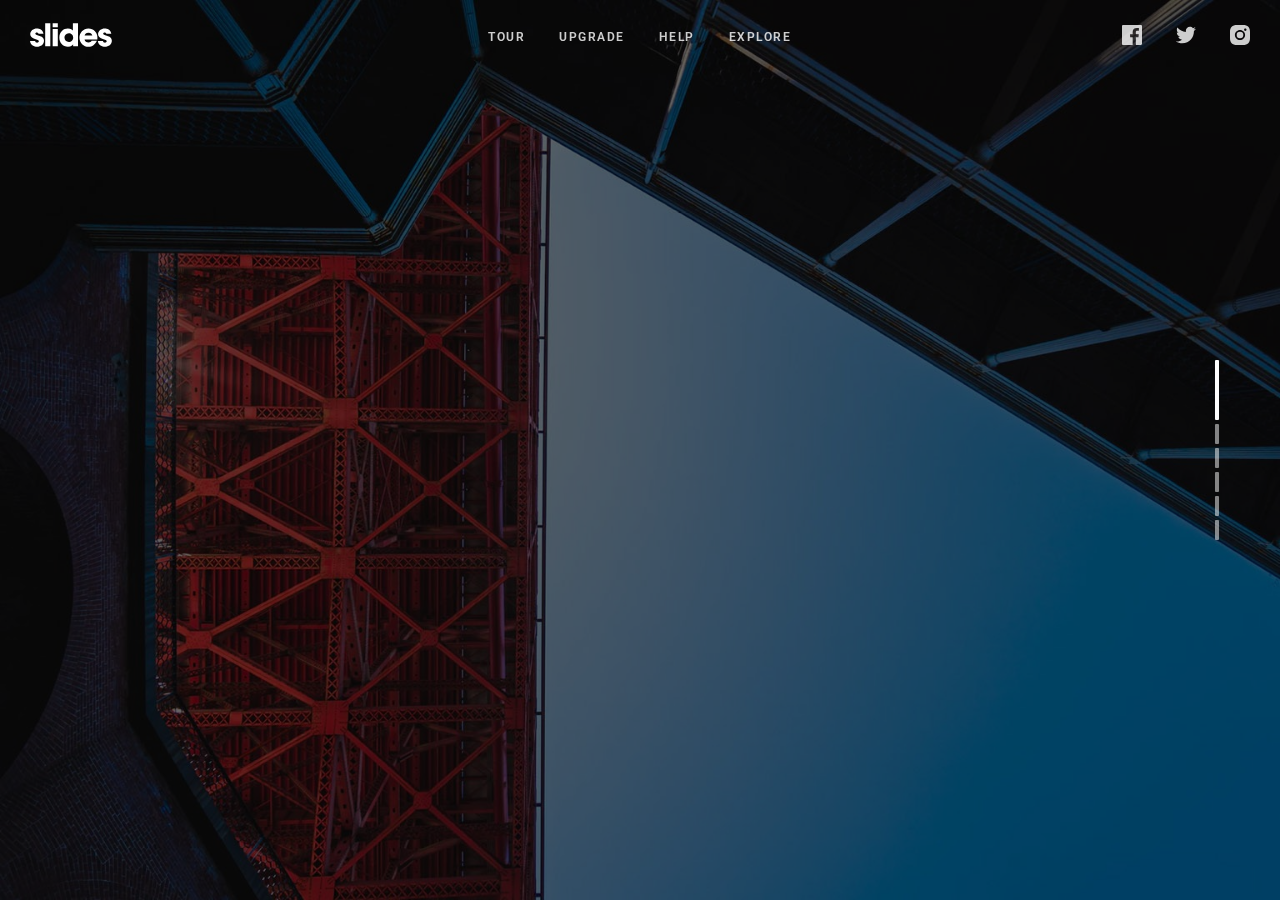
<file: Animated Landing Page Website Template/index.html>
<!doctype html>
<html>
<head>
	<meta charset="UTF-8">
	<meta name="viewport" content="width=device-width, height=device-height, initial-scale=1.0, viewport-fit=cover">
	<meta name="apple-mobile-web-app-capable" content="yes" />

	<!-- Page Title -->
	<title>New Template — Slides 4.1 Template Generator</title>

	<!-- Compressed Styles -->
	<link href="css/slides.min.css?41331" rel="stylesheet" type="text/css">

	<!-- Custom Styles -->
	<!-- <link href="css/custom.css" rel="stylesheet" type="text/css"> -->

	<!-- jQuery 3.3.1 -->
	<script src="https://ajax.googleapis.com/ajax/libs/jquery/3.3.1/jquery.min.js"></script>

	<!-- Compressed Scripts -->
	<script src="js/slides.min.js?41331" type="text/javascript"></script>

	<!-- Custom Scripts -->
	<!-- <script src="js/custom.js" type="text/javascript"></script> -->

	<!-- Fonts and Material Icons -->
	<link rel="stylesheet" as="font" href="https://fonts.googleapis.com/css?family=Roboto:100,300,400,500,600,700|Material+Icons"/>
 
</head>
<body class="slides chain simplifiedMobile animated">
		
<!-- SVG Library -->
<svg xmlns="http://www.w3.org/2000/svg" style="display:none">
  
  <symbol id="logo" viewBox="0 0 106 31"><title>Slides Framework</title><path d="M17.413 14.04c-.56-5.84-5.6-7-8.52-7-4.6 0-8.6 2.92-8.6 7.52 0 3 2.4 4.88 5.28 5.8 4.24 1.64 5.88 1.84 5.88 3.36 0 1.08-1.2 1.72-2.32 1.72-.28 0-2.24 0-2.52-2.04h-6.6c.6 5.84 5.68 7.36 9.04 7.36 4.92 0 9.04-2.88 9.04-7.76 0-4.8-4-5.92-7.76-6.96-1.76-.52-3.4-1.2-3.4-2.2 0-.6.48-1.48 1.88-1.48 1.96 0 2.04 1.2 2.08 1.68h6.52zm2.222 15.96h6.64v-29.6h-6.64v29.6zm9.662-24.56h6.64v-5.04h-6.64v5.04zm0 24.56h6.64v-22.2h-6.64v22.2zm32.782-29.6h-6.64v9.28c-.72-.72-2.6-2.64-6.52-2.64-5.64 0-11 4.28-11 11.8 0 6.68 4.4 11.88 11.12 11.88 4.48 0 6.08-2.2 6.72-3.12v2.4h6.32v-29.6zm-17.52 18.4c0-2.56 1.8-5.56 5.64-5.56 1.56 0 2.96.56 3.96 1.56 1 .96 1.64 2.32 1.64 3.92.08 1.64-.52 3.08-1.56 4.12s-2.52 1.68-4.12 1.68c-3.12 0-5.56-2.28-5.56-5.68v-.04zm42.502 2.4c.52-4.08-.32-7.64-3.12-10.64-2.08-2.2-5-3.52-8.4-3.52-6.76 0-11.64 5.72-11.64 11.92 0 6.6 5.4 11.76 11.76 11.76 2.28 0 4.48-.68 6.32-2 1.88-1.28 3.44-3.2 4.52-5.68h-6.8c-.8 1.16-1.92 2.08-4.04 2.08-2.6 0-4.84-1.56-5.12-3.92h16.52zm-16.44-5.04c.16-1.04 1.52-3.52 4.96-3.52s4.8 2.48 4.96 3.52h-9.92zm34.502-2.12c-.56-5.84-5.6-7-8.52-7-4.6 0-8.6 2.92-8.6 7.52 0 3 2.4 4.88 5.28 5.8 4.24 1.64 5.88 1.84 5.88 3.36 0 1.08-1.2 1.72-2.32 1.72-.28 0-2.24 0-2.52-2.04h-6.6c.6 5.84 5.68 7.36 9.04 7.36 4.92 0 9.04-2.88 9.04-7.76 0-4.8-4-5.92-7.76-6.96-1.76-.52-3.4-1.2-3.4-2.2 0-.6.48-1.48 1.88-1.48 1.96 0 2.04 1.2 2.08 1.68h6.52z"/></symbol>

  <symbol id="logo-icon" viewBox="0 0 50 41"><title>Slides Framework</title><path d="M4,12h42c2.2,0,4,1.8,4,4v21c0,2.2-1.8,4-4,4H4c-2.2,0-4-1.8-4-4V16C0,13.8,1.8,12,4,12z"/><path opacity="0.6" d="M45.5,9h-41C3.7,9,3,8.3,3,7.5v0C3,6.7,3.7,6,4.5,6h41C46.3,6,47,6.7,47,7.5v0C47,8.3,46.3,9,45.5,9z"/><path opacity="0.4" d="M7.5,0h35C43.3,0,44,0.7,44,1.5v0C44,2.3,43.3,3,42.5,3h-35C6.7,3,6,2.3,6,1.5v0C6,0.7,6.7,0,7.5,0z"/></symbol>
  
  <symbol id="close" viewBox="0 0 30 30"><path d="M15 0c-8.3 0-15 6.7-15 15s6.7 15 15 15 15-6.7 15-15-6.7-15-15-15zm5.7 19.3c.4.4.4 1 0 1.4-.2.2-.4.3-.7.3s-.5-.1-.7-.3l-4.3-4.3-4.3 4.3c-.2.2-.4.3-.7.3s-.5-.1-.7-.3c-.4-.4-.4-1 0-1.4l4.3-4.3-4.3-4.3c-.4-.4-.4-1 0-1.4s1-.4 1.4 0l4.3 4.3 4.3-4.3c.4-.4 1-.4 1.4 0s.4 1 0 1.4l-4.3 4.3 4.3 4.3z"/></symbol>
  
  <symbol id="close-small" viewBox="0 0 11 11"><path d="M6.914 5.5l3.793-3.793c.391-.391.391-1.023 0-1.414s-1.023-.391-1.414 0l-3.793 3.793-3.793-3.793c-.391-.391-1.023-.391-1.414 0s-.391 1.023 0 1.414l3.793 3.793-3.793 3.793c-.391.391-.391 1.023 0 1.414.195.195.451.293.707.293s.512-.098.707-.293l3.793-3.793 3.793 3.793c.195.195.451.293.707.293s.512-.098.707-.293c.391-.391.391-1.023 0-1.414l-3.793-3.793z"/></symbol>

  <symbol id="arrow-left" viewBox="0 0 29 56"><path d="M28.7.3c.4.4.4 1 0 1.4l-26.3 26.3 26.3 26.3c.4.4.4 1 0 1.4-.4.4-1 .4-1.4 0l-27-27c-.4-.4-.4-1 0-1.4l27-27c.3-.3 1-.4 1.4 0z"/></symbol>
  
  <symbol id="arrow-right" viewBox="0 0 29 56"><path d="M.3 55.7c-.4-.4-.4-1 0-1.4l26.3-26.3-26.3-26.3c-.4-.4-.4-1 0-1.4.4-.4 1-.4 1.4 0l27 27c.4.4.4 1 0 1.4l-27 27c-.3.3-1 .4-1.4 0z"/></symbol>

  <symbol id="back" viewBox="0 0 20 20"><path d="M2.3 10.7l5 5c.4.4 1 .4 1.4 0s.4-1 0-1.4l-3.3-3.3h11.6c.6 0 1-.4 1-1s-.4-1-1-1h-11.6l3.3-3.3c.4-.4.4-1 0-1.4-.2-.2-.4-.3-.7-.3s-.5.1-.7.3l-5 5c-.2.2-.3.5-.3.7 0 .2.1.5.3.7z"/></symbol>
  
  <symbol id="menu" viewBox="0 0 18 18"><path d="M16 5h-14c-.6 0-1-.4-1-1 0-.5.4-1 1-1h14c.5 0 1 .4 1 1s-.4 1-1 1zm-14 5h14c.5 0 1-.4 1-1 0-.5-.4-1-1-1h-14c-.6 0-1 .4-1 1s.4 1 1 1zm14 3h-14c-.5 0-1 .4-1 1 0 .5.4 1 1 1h14c.5 0 1-.4 1-1s-.4-1-1-1z"/></symbol>
  
  <symbol id="share" viewBox="0 0 18 18"><path d="M16 8c-.6 0-1 .4-1 1v6h-12v-6c0-.6-.4-1-1-1s-1 .4-1 1v6c0 1.1.9 2 2 2h12c1.1 0 2-.9 2-2v-6c0-.6-.4-1-1-1zm-2.3-2.3c.4-.4.4-1 0-1.4l-4-4c-.4-.4-1-.4-1.4 0l-4 4c-.4.4-.4 1 0 1.4s1 .4 1.4 0l2.3-2.3v7.6c0 .6.4 1 1 1s1-.4 1-1v-7.6l2.3 2.3c.4.4 1 .4 1.4 0z"/></symbol>

  <symbol id="arrow-down" viewBox="0 0 24 24"><path d="M12 18c-.2 0-.5-.1-.7-.3l-11-10c-.4-.4-.4-1-.1-1.4.4-.4 1-.4 1.4-.1l10.4 9.4 10.3-9.4c.4-.4 1-.3 1.4.1.4.4.3 1-.1 1.4l-11 10c-.1.2-.4.3-.6.3z"/></symbol>
  
  <symbol id="arrow-up" viewBox="0 0 24 24"><path d="M11.9 5.9c.2 0 .5.1.7.3l11 10c.4.4.4 1 .1 1.4-.4.4-1 .4-1.4.1l-10.4-9.4-10.3 9.4c-.4.4-1 .3-1.4-.1-.4-.4-.3-1 .1-1.4l11-10c.1-.2.4-.3.6-.3z"/></symbol>
  
  <symbol id="arrow-top" viewBox="0 0 18 18"><path d="M15.7 7.3l-6-6c-.4-.4-1-.4-1.4 0l-6 6c-.4.4-.4 1 0 1.4.4.4 1 .4 1.4 0l4.3-4.3v11.6c0 .6.4 1 1 1s1-.4 1-1v-11.6l4.3 4.3c.2.2.4.3.7.3s.5-.1.7-.3c.4-.4.4-1 0-1.4z"/></symbol>
  
  <symbol id="play" viewBox="0 0 30 30"><path d="M7 30v-30l22 15z"/></symbol>
  
  <symbol id="chat" viewBox="0 0 18 18"><path d="M5,17c-0.2,0-0.3,0-0.4-0.1C4.2,16.7,4,16.4,4,16v-2H2c-1.1,0-2-0.9-2-2V3c0-1.1,0.9-2,2-2h14c1.1,0,2,0.9,2,2v9 c0,1.1-0.9,2-2,2H9.3l-3.7,2.8C5.4,16.9,5.2,17,5,17z M2,12h3.5C5.8,12,6,12.2,6,12.5V14l2.4-1.8C8.6,12.1,8.8,12,9,12h7V3H2V12z M13,7H5C4.4,7,4,6.6,4,6s0.4-1,1-1h8c0.6,0,1,0.4,1,1S13.6,7,13,7z M13,10H5c-0.6,0-1-0.4-1-1s0.4-1,1-1h8c0.6,0,1,0.4,1,1 S13.6,10,13,10z"/></symbol>

  <symbol id="mail" viewBox="0 0 18 18"><path d="M16 2h-14c-1.1 0-2 .9-2 2v10c0 1.1.9 2 2 2h14c1.1 0 2-.9 2-2v-10c0-1.1-.9-2-2-2zm0 2v.5l-7 4.3-7-4.4v-.4h14zm-14 10v-7.2l6.5 4c.1.1.3.2.5.2s.4-.1.5-.2l6.5-4v7.2h-14z"/></symbol>

  <symbol id="sound-on" viewBox="0 0 18 18"><path d="M8.5,0.1C8.1-0.1,7.7,0,7.4,0.2L3.7,3H2C0.9,3,0,3.9,0,5v6c0,1.1,0.9,2,2,2h1.7l3.7,2.8C7.6,15.9,7.8,16,8,16 c0.2,0,0.3,0,0.4-0.1C8.8,15.7,9,15.4,9,15V1C9,0.6,8.8,0.3,8.5,0.1z M7,13l-2.4-1.8C4.4,11.1,4.2,11,4,11l-2,0l0-6h2 c0.2,0,0.4-0.1,0.6-0.2L7,3V13z M11.7,9.9l0.7,1.9C13.9,11.2,15,9.7,15,8c0-1.7-1.1-3.2-2.7-3.8l-0.7,1.9C12.5,6.4,13,7.2,13,8C13,8.9,12.5,9.6,11.7,9.9z M12.2,1.1l-0.3,2C14.3,3.5,16,5.6,16,8s-1.8,4.5-4.2,4.9l0.3,2C15.6,14.3,18,11.4,18,8C18,4.6,15.6,1.7,12.2,1.1z"/></symbol>
  
  <symbol id="sound-off" viewBox="0 0 18 18"><path d="M15.9,8l1.8-1.8c0.4-0.4,0.4-1,0-1.4s-1-0.4-1.4,0l-1.8,1.8l-1.8-1.8c-0.4-0.4-1-0.4-1.4,0s-0.4,1,0,1.4L13.1,8l-1.8,1.8 c-0.4,0.4-0.4,1,0,1.4c0.2,0.2,0.5,0.3,0.7,0.3s0.5-0.1,0.7-0.3l1.8-1.8l1.8,1.8c0.2,0.2,0.5,0.3,0.7,0.3s0.5-0.1,0.7-0.3 c0.4-0.4,0.4-1,0-1.4L15.9,8z M8.5,0.1C8.1-0.1,7.7,0,7.4,0.2L3.7,3H2C0.9,3,0,3.9,0,5v6c0,1.1,0.9,2,2,2h1.7l3.7,2.8C7.6,15.9,7.8,16,8,16 c0.2,0,0.3,0,0.4-0.1C8.8,15.7,9,15.4,9,15V1C9,0.6,8.8,0.3,8.5,0.1z M7,13l-2.4-1.8C4.4,11.1,4.2,11,4,11l-2,0l0-6h2 c0.2,0,0.4-0.1,0.6-0.2L7,3V13z"/></symbol>
  
  <!-- social -->
  <symbol id="apple" viewBox="-1 1 24 24"><path d="M17.6 13.8c0-3 2.5-4.5 2.6-4.6-1.4-2.1-3.6-2.3-4.4-2.4-1.9-.2-3.6 1.1-4.6 1.1-.9 0-2.4-1.1-4-1-2 0-3.9 1.2-5 3-2.1 3.7-.5 9.1 1.5 12.1 1 1.5 2.2 3.1 3.8 3 1.5-.1 2.1-1 3.9-1s2.4 1 4 1 2.7-1.5 3.7-2.9c1.2-1.7 1.6-3.3 1.7-3.4-.1-.1-3.2-1.3-3.2-4.9zm-3.1-9c.8-1 1.4-2.4 1.2-3.8-1.2 0-2.7.8-3.5 1.8-.8.9-1.5 2.3-1.3 3.7 1.4.1 2.8-.7 3.6-1.7z"/></symbol>

  <symbol id="dribbble" viewBox="0 0 24 24"><path d="M12 0c-6.7 0-12 5.3-12 12s5.3 12 12 12 12-5.3 12-12-5.3-12-12-12zm7.9 5.7c1.3 1.7 2.1 3.9 2.3 6.1-.4-.1-2.4-.4-4.7-.4-.8 0-1.5 0-2.3.1 0-.1-.1-.3-.3-.5l-.7-1.5c3.7-1.4 5.3-3.4 5.7-3.8zm-7.9-3.8c2.5 0 4.9.9 6.7 2.5-.3.4-1.9 2.3-5.2 3.6-1.6-2.9-3.3-5.3-3.7-5.9.6-.1 1.4-.2 2.2-.2zm-4.4 1c.4.6 2.1 3 3.7 5.8-4.4 1.2-8.2 1.2-9.2 1.2h-.1c.8-3.1 2.9-5.6 5.6-7zm-5.7 9.1v-.3h.3c1.2 0 5.6-.1 10.1-1.5l.8 1.6c-.1 0-.3 0-.4.1-5.1 1.6-7.9 6-8.3 6.7-1.6-1.7-2.5-4.1-2.5-6.6zm10.1 10.1c-2.3 0-4.4-.8-6.1-2.1.3-.5 2.4-4.4 7.9-6.3 1.3 3.6 2 6.7 2.1 7.6-1.2.6-2.6.8-3.9.8zm5.7-1.8c-.1-.8-.7-3.6-2-7.1.7-.1 1.3-.1 2-.1 2.1 0 3.7.4 4.1.5-.3 2.8-1.8 5.2-4.1 6.7z"/></symbol>

  <symbol id="facebook" viewBox="0 0 24 24"><path d="M24 1.3v21.3c0 .7-.6 1.3-1.3 1.3h-6.1v-9.3h3.1l.5-3.6h-3.6v-2.2c0-1.1.3-1.8 1.8-1.8h1.9v-3.2c-.3 0-1.5-.1-2.8-.1-2.8 0-4.7 1.7-4.7 4.8v2.7h-3.1v3.6h3.1v9.2h-11.5c-.7 0-1.3-.6-1.3-1.3v-21.4c0-.7.6-1.3 1.3-1.3h21.3c.8 0 1.4.6 1.4 1.3z"/></symbol>

  <symbol id="facebook2" viewBox="0 0 512 512"><path d="M288 176v-64c0-17.664 14.336-32 32-32h32v-80h-64c-53.024 0-96 42.976-96 96v80h-64v80h64v256h96v-256h64l32-80h-96z"/></symbol>
   
  <symbol id="fb-like" viewBox="0 0 20 20"><path d="M0 8v12h5v-12h-5zm2.5 10.8c-.4 0-.8-.3-.8-.8 0-.4.3-.8.8-.8s.8.3.8.8c0 .4-.4.8-.8.8zm3.5-.8h9.5c1.1 0 1.7-1 1.7-1.7 0-.3-.4-1-.4-1 1.4-.3 1.7-1.2 1.7-1.7-.1-.5-.3-.9-.5-1 1-.4 1.5-1.1 1.4-1.9-.1-.8-1-1.5-1-1.5 1-.6.9-1.5.9-1.5-.3-1.3-1.5-1.7-1.7-1.7h-5.6s.3-.5.3-2.4-1.3-3.6-2.6-3.6c0 0-.7.1-1 .3v3.5l-2.7 4.4v9.8z"/></symbol>
  
  <symbol id="googlePlus" viewBox="0 1 24 24"><path d="M7.8 13.5h4.6c-.6 2-2.5 3.4-4.6 3.4-2.7 0-4.9-2.2-4.9-4.9s2.2-4.9 4.9-4.9c1.1 0 2.1.3 3 1l1.8-2.4c-1.4-1.1-3-1.6-4.8-1.6-4.3 0-7.9 3.5-7.9 7.9s3.5 7.9 7.9 7.9 7.9-3.5 7.9-7.9v-1.5h-7.9v3zM21.7 11v-2.2h-2v2.2h-2.2v2h2.2v2.2h2v-2.2h2.2v-2z"/></symbol>
  
  <symbol id="instagram" viewBox="0 0 20 20"><circle cx="10" cy="10" r="3.3"/><path d="M13,0H7C2.2,0,0,2.2,0,7v6c0,4.8,2.1,7,7,7h6c4.8,0,7-2.2,7-7V7C20,2.2,17.9,0,13,0z M10,15.1c-2.8,0-5.1-2.3-5.1-5.1 S7.2,4.9,10,4.9s5.1,2.3,5.1,5.1S12.8,15.1,10,15.1z M15.3,5.9c-0.7,0-1.2-0.5-1.2-1.2c0-0.7,0.5-1.2,1.2-1.2s1.2,0.5,1.2,1.2 C16.5,5.3,16,5.9,15.3,5.9z"/></symbol>

  <symbol id="behance" viewBox="0 0 511.958 511.958"><path d="M210.624 240.619c10.624-5.344 18.656-11.296 24.16-17.728 9.792-11.584 14.624-26.944 14.624-45.984 0-18.528-4.832-34.368-14.496-47.648-16.128-21.632-43.424-32.704-82.016-33.28h-152.896v312.096h142.56c16.064 0 30.944-1.376 44.704-4.192 13.76-2.848 25.664-8.064 35.744-15.68 8.96-6.624 16.448-14.848 22.4-24.544 9.408-14.656 14.112-31.264 14.112-49.76 0-17.92-4.128-33.184-12.32-45.728-8.288-12.544-20.448-21.728-36.576-27.552zm-147.552-90.432h68.864c15.136 0 27.616 1.632 37.408 4.864 11.328 4.704 16.992 14.272 16.992 28.864 0 13.088-4.32 22.24-12.864 27.392-8.608 5.152-19.776 7.744-33.472 7.744h-76.928v-68.864zm108.896 198.24c-7.616 3.68-18.336 5.504-32.064 5.504h-76.832v-83.232h77.888c13.568.096 24.128 1.888 31.68 5.248 13.44 6.08 20.128 17.216 20.128 33.504 0 19.2-6.912 32.128-20.8 38.976zM327.168 110.539h135.584v38.848h-135.584zM509.856 263.851c-2.816-18.08-9.024-33.984-18.688-47.712-10.592-15.552-24.032-26.944-40.384-34.144-16.288-7.232-34.624-10.848-55.04-10.816-34.272 0-62.112 10.72-83.648 32-21.472 21.344-32.224 52.032-32.224 92.032 0 42.656 11.872 73.472 35.744 92.384 23.776 18.944 51.232 28.384 82.4 28.384 37.728 0 67.072-11.232 88.032-33.632 13.408-14.144 20.992-28.064 22.656-41.728h-62.464c-3.616 6.752-7.808 12.032-12.608 15.872-8.704 7.04-20.032 10.56-33.92 10.56-13.216 0-24.416-2.912-33.76-8.704-15.424-9.28-23.488-25.536-24.512-48.672h170.464c.256-19.936-.384-35.264-2.048-45.824zm-166.88 5.984c2.24-15.008 7.68-26.912 16.32-35.712 8.64-8.768 20.864-13.184 36.512-13.216 14.432 0 26.496 4.128 36.32 12.416 9.696 8.352 15.168 20.48 16.288 36.512h-105.44z"/></symbol>
  
  <symbol id="linkedin" viewBox="0 0 24 24"><path d="M5.9 21.9h-4.7v-14.2h4.7v14.2zm-2.3-16.1c-1.6 0-2.6-1.1-2.6-2.5s1-2.5 2.7-2.5c1.6 0 2.6 1 2.6 2.5-.1 1.4-1.2 2.5-2.7 2.5zm19.2 16.1h-4.7v-7.6c0-2-.7-3.3-2.3-3.3-1.3 0-2.1.9-2.5 1.7-.1.3-.1.8-.1 1.2v7.9h-4.7v-14.1h4.7v2c.7-.9 1.7-2.3 4.3-2.3 3.1 0 5.5 2.1 5.5 6.4v8.2h-.2z"/></symbol>

  <symbol id="medium" viewBox="0 0 130.8 104"><path d="M15.5 21.2c.2-1.6-.5-3.2-1.7-4.3l-12.1-14.7v-2.2h38l29.3 64.4 25.8-64.4h36.2v2.2l-10.5 10c-.9.7-1.3 1.8-1.2 2.9v73.7c0 1.1.3 2.2 1.2 2.9l10.2 10v2.2h-51.3v-2.2l10.6-10.2c1-1 1-1.3 1-2.9v-59.6l-29.4 74.7h-4l-34.2-74.7v50.3c0 2.2.4 4.2 1.9 5.7l13.7 16.8v2.2h-39v-2.2l13.8-16.7c1.5-1.5 1.8-3.3 1.8-5.7l-.1-58.2z"/></symbol>
  
  <symbol id="pinterest" viewBox="0 0 24 24"><path d="M5.9 13.9c1.2-2-.4-2.5-.6-4-1-6.1 7.1-10.2 11.4-6 2.9 2.9 1 12-3.7 11-4.6-.9 2.2-8.1-1.4-9.5-3-1.1-4.6 3.6-3.2 5.9-.8 4-2.5 7.7-1.8 12.7 2.3-1.7 3.1-4.8 3.7-8.1 1.2.7 1.8 1.4 3.3 1.5 5.5.4 8.6-5.4 7.8-10.7-.7-4.7-5.5-7.1-10.6-6.6-4.1.4-8.1 3.7-8.3 8.3-.1 2.8.7 4.9 3.4 5.5z"/></symbol>
  
  <symbol id="stumbleupon" viewBox="0 0 24 24"><path d="M13.3 9.6l1.6.8 2.5-.8v-1.4c0-3-2.4-5.4-5.4-5.4s-5.4 2.4-5.4 5.4v7.5c0 .7-.6 1.3-1.3 1.3s-1.3-.6-1.3-1.3v-3.2h-4v3.2c0 3 2.4 5.4 5.4 5.4s5.4-2.4 5.4-5.4v-7.5c0-.7.6-1.3 1.3-1.3s1.3.6 1.3 1.3l-.1 1.4zm6.6 2.9v3.2c0 .7-.6 1.3-1.3 1.3s-1.3-.6-1.3-1.3v-3.2l-2.5.8-1.6-.8v3.2c0 3 2.4 5.4 5.4 5.4s5.4-2.4 5.4-5.4v-3.2h-4.1z"/></symbol>
  
  <symbol id="twitter" viewBox="0 1 24 23"><path d="M21.5 7.6v.6c0 6.6-5 14.1-14 14.1-2.8 0-5.4-.8-7.6-2.2l1.2.1c2.3 0 4.4-.8 6.1-2.1-2.2 0-4-1.5-4.6-3.4.3.1.6.1.9.1.5 0 .9-.1 1.3-.2-2.1-.6-3.8-2.6-3.8-5 .7.4 1.4.6 2.2.6-1.3-.9-2.2-2.4-2.2-4.1 0-.9.2-1.8.7-2.5 2.4 3 6.1 5 10.2 5.2-.1-.4-.1-.7-.1-1.1 0-2.7 2.2-5 4.9-5 1.4 0 2.7.6 3.6 1.6 1-.3 2.1-.7 3-1.3-.4 1.2-1.1 2.1-2.2 2.7 1-.1 1.9-.4 2.8-.8-.6 1.1-1.4 2-2.4 2.7z"/></symbol>
  
  <symbol id="tumblr" viewBox="0 0 23 23"><path d="M12.573 4.94v-4.94h-3.188c-.072.183-.11.4-.11.622-.034.107-.072.184-.072.293-.328 1.829-1.28 3.11-2.892 3.807-.476.218-.914.253-1.39.218v3.987h2.342c.039 5.603.039 8.493.039 8.64v.332c.294 2.449 1.573 3.914 3.843 4.463.914.257 1.901.366 2.892.366 1.279-.036 2.525-.256 3.771-.659v-4.685c-.731.22-1.395.402-1.977.583-1.135.333-2.087.113-2.857-.619-.073-.11-.183-.257-.221-.403-.106-.586-.178-1.206-.178-1.795v-6.222h5.083v-3.988h-5.085z"/></symbol>

  <symbol id="xing" viewBox="0 0 24 24"><path d="M3.647 4.74c-.208 0-.384.073-.472.216-.091.148-.077.338.02.531l2.34 4.051v.02l-3.678 6.49c-.096.191-.091.383 0 .531.088.142.244.236.452.236h3.461c.518 0 .767-.349.944-.669l3.737-6.608-2.38-4.15c-.172-.307-.433-.649-.964-.649h-3.46zm14.542-4.74c-.517 0-.741.326-.927.659l-7.702 13.658 4.918 9.023c.172.307.437.659.967.659h3.457c.208 0 .371-.079.459-.221.092-.148.09-.343-.007-.535l-4.88-8.915v-.023l7.664-13.551c.096-.191.098-.386.007-.534-.088-.142-.252-.221-.46-.221h-3.496z"/></symbol>

  <symbol id="whatsapp" viewBox="0 0 512 512"><path d="M256.064 0h-.128c-141.152 0-255.936 114.816-255.936 256 0 56 18.048 107.904 48.736 150.048l-31.904 95.104 98.4-31.456c40.48 26.816 88.768 42.304 140.832 42.304 141.152 0 255.936-114.848 255.936-256s-114.784-256-255.936-256zm148.96 361.504c-6.176 17.44-30.688 31.904-50.24 36.128-13.376 2.848-30.848 5.12-89.664-19.264-75.232-31.168-123.68-107.616-127.456-112.576-3.616-4.96-30.4-40.48-30.4-77.216s18.656-54.624 26.176-62.304c6.176-6.304 16.384-9.184 26.176-9.184 3.168 0 6.016.16 8.576.288 7.52.32 11.296.768 16.256 12.64 6.176 14.88 21.216 51.616 23.008 55.392 1.824 3.776 3.648 8.896 1.088 13.856-2.4 5.12-4.512 7.392-8.288 11.744-3.776 4.352-7.36 7.68-11.136 12.352-3.456 4.064-7.36 8.416-3.008 15.936 4.352 7.36 19.392 31.904 41.536 51.616 28.576 25.44 51.744 33.568 60.032 37.024 6.176 2.56 13.536 1.952 18.048-2.848 5.728-6.176 12.8-16.416 20-26.496 5.12-7.232 11.584-8.128 18.368-5.568 6.912 2.4 43.488 20.48 51.008 24.224 7.52 3.776 12.48 5.568 14.304 8.736 1.792 3.168 1.792 18.048-4.384 35.52z"/></symbol>
  
  <symbol id="youtube" viewBox="0 0 24 24"><path d="M23.6 6.3c-.3-1.2-1.4-2.2-2.6-2.3-3-.3-6-.3-9-.3s-6 0-9 .3c-1.2.1-2.3 1.1-2.6 2.3-.4 1.8-.4 3.8-.4 5.7 0 1.9 0 3.9.4 5.7.3 1.2 1.4 2.2 2.6 2.3 3 .3 6 .3 9 .3s6 0 9-.3c1.3-.1 2.3-1.1 2.6-2.4.4-1.7.4-3.7.4-5.6 0-1.9 0-3.9-.4-5.7zm-14.1 9v-6.6l6.5 3.3-6.5 3.3z"/></symbol>

</svg>

<!-- Navigation -->
<nav class="side pole">
  <div class="navigation">
    <ul></ul>
  </div>
</nav>

<!-- Panel Top #08 -->
<nav class="panel top">
  <div class="sections desktop">
    <div class="left"><a href="#" title="Slides Framework"><svg style="width:82px;height:24px"><use xmlns:xlink="http://www.w3.org/1999/xlink" xlink:href="#logo"></use></svg></a></div>
    <div class="center">
      <ul class="menu uppercase">
        <li><a href="#">Tour</a></li>
        <li><a href="#">Upgrade</a></li>
        <li><a href="#">Help</a></li>
        <li><a href="#">Explore</a></li>
      </ul>
    </div>
    <div class="right">
      <ul class="menu trim">
        <li><a href="http://facebook.com/designmodo" target="_blank"><svg><use xmlns:xlink="http://www.w3.org/1999/xlink" xlink:href="#facebook"></use></svg></a></li>
        <li><a href="http://twitter.com/designmodo" target="_blank"><svg><use xmlns:xlink="http://www.w3.org/1999/xlink" xlink:href="#twitter"></use></svg></a></li>
        <li class="cropRight"><a href="http://instagram.com/designmodo" class="trimRight" target="_blank"><svg><use xmlns:xlink="http://www.w3.org/1999/xlink" xlink:href="#instagram"></use></svg></a></li>
      </ul>
    </div>
  </div>
  <div class="sections compact hidden">
    <div class="left"><a href="#" title="Slides Framework"><svg style="width:82px;height:24px"><use xmlns:xlink="http://www.w3.org/1999/xlink" xlink:href="#logo"></use></svg></a></div>
    <div class="right"><span class="button actionButton sidebarTrigger" data-sidebar-id="1"><svg><use xmlns:xlink="http://www.w3.org/1999/xlink" xlink:href="#menu"></use></svg></span></div>
  </div>
</nav>

<!-- Sidebar -->
<nav class="sidebar" data-sidebar-id="1">
  <div class="close"><svg><use xmlns:xlink="http://www.w3.org/1999/xlink" xlink:href="#close"></use></svg></div>
  <div class="content">
    <a href="#" class="logo"><svg width="37" height="30"><use xmlns:xlink="http://www.w3.org/1999/xlink" xlink:href="#logo-icon"></use></svg></a>
    <ul class="mainMenu margin-top-3">
      <li><a href="#">All Goods</a></li>
      <li><a href="#">UI Kits</a></li>
      <li><a href="#">Icons</a></li>
      <li><a href="#">Mockups</a></li>
      <li><a href="#">Toolkit</a></li>
    </ul>
    <ul class="subMenu small opacity-8">
      <li><a href="#">Submit Product</a></li>
      <li><a href="#">FAQ</a></li>
      <li><a href="#">License</a></li>
      <li><a href="#">Terms & Conditions</a></li>
      <li><a href="#">Privacy Policy</a></li>
      <li><a href="#">Contact Us</a></li>
    </ul>
    <ul class="social opacity-8">
      <li><a href="#"><svg><use xmlns:xlink="http://www.w3.org/1999/xlink" xlink:href="#facebook"></use></svg></a></li>
      <li><a href="#"><svg><use xmlns:xlink="http://www.w3.org/1999/xlink" xlink:href="#twitter"></use></svg></a></li>
      <li><a href="#"><svg><use xmlns:xlink="http://www.w3.org/1999/xlink" xlink:href="#instagram"></use></svg></a></li>
    </ul>
  </div>
</nav>




<!-- Slide 1 (#09) -->
<section class="slide fade-6 kenBurns">
  <div class="content">
    <div class="container">
      <div class="wrap">

        <div class="fix-12-12">
          <div class="fix-3-12">
            <svg height="77" class="wide ae-1 fromCenter"><use xmlns:xlink="http://www.w3.org/1999/xlink" xlink:href="#logo"></use></svg>
          </div>
          <div class="button play small white popupTrigger ae-2 fromCenter margin-top-6 margin-bottom-6" data-popup-id="9">
            <svg><use xmlns:xlink="http://www.w3.org/1999/xlink" xlink:href="#play"></use></svg>
          </div>
          <p class="ae-3"><span class="opacity-8">Start now and get <b>free bonus</b> on account</span></p>
          <form class="slides-form" action="#" autocomplete="off">
            <input type="email" class="input-9 ae-4 fromCenter" name="user-email" placeholder="Email" val=""/>
            <input type="password" class="input-9 ae-5 fromCenter" name="user-password" placeholder="Password" val=""/>
            <input type="password" class="input-9 ae-6 fromCenter" name="confirm-password" placeholder="Confirm the password" val=""/>
            <button type="submit" class="button blue gradient ae-7 fromCenter" name="button">Get Started</button>
          </form>
        </div>

      </div>
    </div>
  </div>
  <div class="background" style="background-image:url(assets/img/background/img-09.jpg)"></div>
</section>

<!-- Popup Video -->
<div class="popup autoplay" data-popup-id="9">
  <div class="close"><svg><use xmlns:xlink="http://www.w3.org/1999/xlink" xlink:href="#close"></use></svg></div>
  <div class="content">
    <div class="container">
      <div class="wrap">
        <div class="fix-10-12">
          <div class="embedVideo popupContent">
            <iframe src="https://www.youtube.com/embed/g8yBqxTiHSs" frameborder="0" allow="accelerometer; autoplay; encrypted-media; gyroscope; picture-in-picture" allowfullscreen></iframe>
          </div>
        </div>
      </div>
    </div>
  </div>
</div>


<!-- Slide 2 (#15) -->
<section class="slide fade-6 kenBurns fromLeft">
  <div class="content">
    <div class="container">
      <div class="wrap">
      
        <div class="fix-12-12">
          <div class="fix-7-12 left toRight">
            <h1 class="ae-1">Designing a product is designing a relationship</h1>
            <p class="ae-2"><span class="opacity-8">Man was designed in a way in which he must eat in order to give him a solid reason to go to work everyday. This helps to keep him out of trouble. God is&nbsp;wise.</span></p>
            <a class="button blue gradient crop ae-3">Get Started</a>
          </div>
        </div>
        
      </div>
    </div>
  </div>
  <div class="background" style="background-image:url(assets/img/background/img-15.jpg)"></div>
</section>

<!-- Slide 3 (#14) -->
<section class="slide fade-6 kenBurns fromRight">
  <div class="content">
    <div class="container">
      <div class="wrap">
      
        <div class="fix-12-12">
          <div class="fix-6-12 left toLeft">
            <h1 class="ae-1">Designers are meant to be loved, not to be understood.</h1>
            <p class="ae-2"><span class="opacity-8">You must forget all your theories, all your ideas before the subject. What part of these is really your own will be expressed in your&nbsp;expression.</span></p>
            <a class="button blue gradient crop ae-3">Get Started</a>
          </div>
        </div>
            
      </div>  
    </div>
  </div>
  <div class="background" style="background-image:url(assets/img/background/img-14.jpg)"></div>
</section>

<!-- Slide 4 (#89) -->
<section class="slide fade-6 kenBurns">
  <div class="content">
    <div class="container">
      <div class="wrap">

        <div class="fix-12-12">
          <ul class="flex left">
            <li class="col-6-12 fromBottomLeft">
              <p class="opacity-6 margin-bottom-2 ae-1">Case study</p>
              <h1 class="ae-2">The Secret of Success</h1>
              <div class="ae-3"><p class="opacity-8">No matter how many times your amazing, absolutely brilliant work is rejected by the client, for whatever dopey, arbitrary reason, there is often another amazing, absolutely brilliant solution possible.</p></div>
              <ul class="flex">
                <li class="col-6-12 ae-3">
                  <h3 class="margin-top-3">Camera</h3>
                  <p class="tiny opacity-6">Scan entire conversations in a chat-like view.</p>
                </li>
                <li class="col-6-12 ae-4">
                  <h3 class="margin-top-3">Messages</h3>
                  <p class="tiny opacity-6">Quickly swipe messages to your archive or trash.</p>
                </li>
                <li class="col-6-12 ae-5">
                  <h3 class="margin-top-3">Music Center</h3>
                  <p class="tiny opacity-6">Unforgettable feelings through a quality music.</p>
                </li>
                <li class="col-6-12 ae-6">
                  <h3 class="margin-top-3">Channels</h3>
                  <p class="tiny opacity-6">Read reviews, compare customer ratings.</p>
                </li>
              </ul>
            </li>
            <li class="col-1-12">&nbsp;</li>
            <li class="col-5-12 bottom">
              <div class="videoThumbnail shadow rounded popupTrigger margin-bottom-3 ae-7" data-popup-id="89-3">
                <img src="assets/img/image-89-1.jpg" class="wide" alt="Video Thumbnail"/>
              </div>
              <img src="assets/img/image-89-2.jpg" data-action="zoom" class="shadow rounded ae-8" alt="Image"/>
            </li>
          </ul>
        </div>

      </div>
    </div>
  </div>
  <div class="background" style="background-image:url(assets/img/background/img-89.jpg)"></div>
</section>

<!-- Popup Video -->
<div class="popup autoplay" data-popup-id="89-3">
  <div class="close"><svg><use xmlns:xlink="http://www.w3.org/1999/xlink" xlink:href="#close"></use></svg></div>
  <div class="content">
    <div class="container">
      <div class="wrap">
        <div class="fix-10-12">
          <div class="embedVideo popupContent">
            <iframe src="https://www.youtube.com/embed/g8yBqxTiHSs" frameborder="0" allow="accelerometer; autoplay; encrypted-media; gyroscope; picture-in-picture" allowfullscreen></iframe>
          </div>
        </div>
      </div>
    </div>
  </div>
</div>



<!-- Slide 5 (#85) -->
<section class="slide fade-6 kenBurns">
  <div class="content">
    <div class="container">
      <div class="wrap">
      
        <div class="fix-7-12">
          <h1 class="ae-1">Pricing</h1>
          <ul class="grid grid-85 equal margin-top-5 ae-2 fromCenter" data-equal-collapse-width="767">
            <li class="col-6-12 col-tablet-1-2 col-phablet-1-1 margin-bottom-2 ae-3">
              <div class="pad" style="background: #F5FBFE">
                <h3>Moon</h3>
                <div class="price ae-5"><span class="currency">$</span>0</div>
                <div class="ae-5">
                  <h6 class="uppercase bold small opacity-4">No Credit Card Needed</h6>
                </div>
                <div class="margin-top-3 margin-bottom-3 equalElement ae-6">
                  <ul class="p tiny">
                    <li><strong>25 Free Images</strong></li>
                    <li class="opacity-8">Custom Domain</li>
                    <li class="opacity-8">24/7 Customer Support</li>
                  </ul>
                </div>
                <a href="#" class="button green gradient wide cropSides cropBottom ae-7">Try Free</a>
              </div>
            </li>
            <li class="col-6-12 col-tablet-1-2 col-phablet-1-1 ae-4">
              <div class="pad">
                <h3>Planet</h3>
                <div class="price ae-6"><span class="currency">$</span>6</div>
                <div class="ae-6">
                  <h6 class="uppercase bold small opacity-4">Billed per Month</h6>
                </div>
                <div class="margin-top-3 margin-bottom-3 equalElement ae-7">
                  <ul class="p tiny">
                    <li><strong>60 Free Images</strong></li>
                    <li><strong>Mobile-Optimized</strong></li>
                    <li><strong>No Transaction Fees</strong></li>
                    <li class="opacity-8">Custom Domain</li>
                    <li class="opacity-8">24/7 Customer Support</li>
                  </ul>
                </div>
                <a href="#" class="button blue gradient wide cropSides cropBottom ae-8">Purchase</a>
              </div>
            </li>
          </ul>
        </div> 
        
      </div>
    </div>
  </div>
  <div class="background" style="background-image:url(assets/img/background/img-85.jpg)"></div>
</section>

<!-- Slide 6 (#95) -->
<section class="slide fade-6 kenBurns">
  <div class="content">
    <div class="container">
      <div class="wrap">
      
        <div class="fix-6-12">
          <h1 class="huge ae-1 margin-bottom-2">Download Mobile App</h1>
          <p class="hero ae-2 margin-bottom-3"><span class="opacity-8">Learning never exhausts the mind.</span></p>

          <form action="#" autocomplete="off" class="slides-form margin-bottom-3">
            <input type="email" class="ae-3" name="email" placeholder="E-mail address"/>
            <button type="submit" class="button blue gradient ae-4" name="submit">Try it free</button>
          </form>

          <a href="#" class="button hollow ae-5"><img src="assets/img/appstore.jpg" height="63"/></a><a href="#" class="button hollow ae-6"><img src="assets/img/googleplay.jpg" height="63"/></a>
        </div>
                
      </div>
    </div>
  </div>
  <div class="background" style="background-image:url(assets/img/background/img-95.jpg)"></div>
</section>

<!-- Panel Bottom #15 -->
<nav class="panel bottom lastSlideOnly">
  <div class="sections">
    <div class="center"><a href="#" class="opacity-8">Available <svg style="height:21px;"><use xmlns:xlink="http://www.w3.org/1999/xlink" xlink:href="#apple"></use></svg> iPhone</a></div>
  </div>
</nav>

<!-- Loading Progress Bar -->
<div class="progress-bar blue"></div>
		
</body>
</html>
</file>
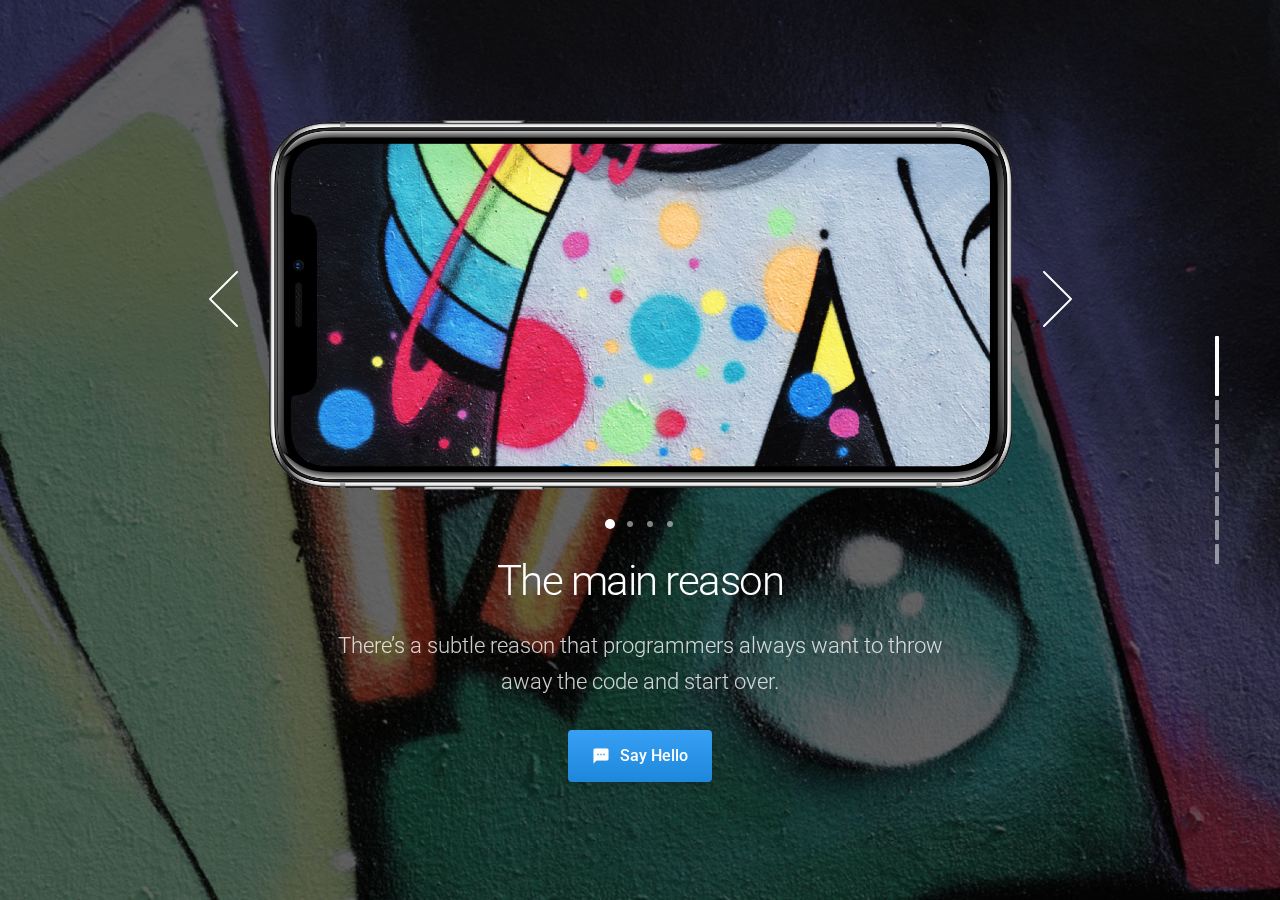
<file: Landing Page Website for App/index.html>
<!doctype html>
<html>
<head>
	<meta charset="UTF-8">
	<meta name="viewport" content="width=device-width, height=device-height, initial-scale=1.0, viewport-fit=cover">
	<meta name="apple-mobile-web-app-capable" content="yes" />

	<!-- Page Title -->
	<title>New Template — Slides 4.0.5 Template Generator</title>

	<!-- Compressed Styles -->
	<link href="css/slides.min.css" rel="stylesheet" type="text/css">

	<!-- Custom Styles -->
	<!-- <link href="css/custom.css" rel="stylesheet" type="text/css"> -->

	<!-- jQuery 3.3.1 -->
	<script src="https://ajax.googleapis.com/ajax/libs/jquery/3.3.1/jquery.min.js"></script>

	<!-- Compressed Scripts -->
	<script src="js/slides.min.js" type="text/javascript"></script>

	<!-- Custom Scripts -->
	<!-- <script src="js/custom.js" type="text/javascript"></script> -->

	<!-- Fonts and Material Icons -->
	<link rel="stylesheet" as="font" href="https://fonts.googleapis.com/css?family=Roboto:100,300,400,500,600,700|Material+Icons"/>
 
</head>
<body class="slides chain simplifiedMobile animated">
		
<!-- SVG Library -->
<svg xmlns="http://www.w3.org/2000/svg" style="display:none">
  
  <symbol id="logo" viewBox="0 0 106 31"><title>Slides Framework</title><path d="M17.413 14.04c-.56-5.84-5.6-7-8.52-7-4.6 0-8.6 2.92-8.6 7.52 0 3 2.4 4.88 5.28 5.8 4.24 1.64 5.88 1.84 5.88 3.36 0 1.08-1.2 1.72-2.32 1.72-.28 0-2.24 0-2.52-2.04h-6.6c.6 5.84 5.68 7.36 9.04 7.36 4.92 0 9.04-2.88 9.04-7.76 0-4.8-4-5.92-7.76-6.96-1.76-.52-3.4-1.2-3.4-2.2 0-.6.48-1.48 1.88-1.48 1.96 0 2.04 1.2 2.08 1.68h6.52zm2.222 15.96h6.64v-29.6h-6.64v29.6zm9.662-24.56h6.64v-5.04h-6.64v5.04zm0 24.56h6.64v-22.2h-6.64v22.2zm32.782-29.6h-6.64v9.28c-.72-.72-2.6-2.64-6.52-2.64-5.64 0-11 4.28-11 11.8 0 6.68 4.4 11.88 11.12 11.88 4.48 0 6.08-2.2 6.72-3.12v2.4h6.32v-29.6zm-17.52 18.4c0-2.56 1.8-5.56 5.64-5.56 1.56 0 2.96.56 3.96 1.56 1 .96 1.64 2.32 1.64 3.92.08 1.64-.52 3.08-1.56 4.12s-2.52 1.68-4.12 1.68c-3.12 0-5.56-2.28-5.56-5.68v-.04zm42.502 2.4c.52-4.08-.32-7.64-3.12-10.64-2.08-2.2-5-3.52-8.4-3.52-6.76 0-11.64 5.72-11.64 11.92 0 6.6 5.4 11.76 11.76 11.76 2.28 0 4.48-.68 6.32-2 1.88-1.28 3.44-3.2 4.52-5.68h-6.8c-.8 1.16-1.92 2.08-4.04 2.08-2.6 0-4.84-1.56-5.12-3.92h16.52zm-16.44-5.04c.16-1.04 1.52-3.52 4.96-3.52s4.8 2.48 4.96 3.52h-9.92zm34.502-2.12c-.56-5.84-5.6-7-8.52-7-4.6 0-8.6 2.92-8.6 7.52 0 3 2.4 4.88 5.28 5.8 4.24 1.64 5.88 1.84 5.88 3.36 0 1.08-1.2 1.72-2.32 1.72-.28 0-2.24 0-2.52-2.04h-6.6c.6 5.84 5.68 7.36 9.04 7.36 4.92 0 9.04-2.88 9.04-7.76 0-4.8-4-5.92-7.76-6.96-1.76-.52-3.4-1.2-3.4-2.2 0-.6.48-1.48 1.88-1.48 1.96 0 2.04 1.2 2.08 1.68h6.52z"/></symbol>

  <symbol id="logo-icon" viewBox="0 0 50 41"><title>Slides Framework</title><path d="M4,12h42c2.2,0,4,1.8,4,4v21c0,2.2-1.8,4-4,4H4c-2.2,0-4-1.8-4-4V16C0,13.8,1.8,12,4,12z"/><path opacity="0.6" d="M45.5,9h-41C3.7,9,3,8.3,3,7.5v0C3,6.7,3.7,6,4.5,6h41C46.3,6,47,6.7,47,7.5v0C47,8.3,46.3,9,45.5,9z"/><path opacity="0.4" d="M7.5,0h35C43.3,0,44,0.7,44,1.5v0C44,2.3,43.3,3,42.5,3h-35C6.7,3,6,2.3,6,1.5v0C6,0.7,6.7,0,7.5,0z"/></symbol>
  
  <symbol id="close" viewBox="0 0 30 30"><path d="M15 0c-8.3 0-15 6.7-15 15s6.7 15 15 15 15-6.7 15-15-6.7-15-15-15zm5.7 19.3c.4.4.4 1 0 1.4-.2.2-.4.3-.7.3s-.5-.1-.7-.3l-4.3-4.3-4.3 4.3c-.2.2-.4.3-.7.3s-.5-.1-.7-.3c-.4-.4-.4-1 0-1.4l4.3-4.3-4.3-4.3c-.4-.4-.4-1 0-1.4s1-.4 1.4 0l4.3 4.3 4.3-4.3c.4-.4 1-.4 1.4 0s.4 1 0 1.4l-4.3 4.3 4.3 4.3z"/></symbol>
  
  <symbol id="close-small" viewBox="0 0 11 11"><path d="M6.914 5.5l3.793-3.793c.391-.391.391-1.023 0-1.414s-1.023-.391-1.414 0l-3.793 3.793-3.793-3.793c-.391-.391-1.023-.391-1.414 0s-.391 1.023 0 1.414l3.793 3.793-3.793 3.793c-.391.391-.391 1.023 0 1.414.195.195.451.293.707.293s.512-.098.707-.293l3.793-3.793 3.793 3.793c.195.195.451.293.707.293s.512-.098.707-.293c.391-.391.391-1.023 0-1.414l-3.793-3.793z"/></symbol>

  <symbol id="arrow-left" viewBox="0 0 29 56"><path d="M28.7.3c.4.4.4 1 0 1.4l-26.3 26.3 26.3 26.3c.4.4.4 1 0 1.4-.4.4-1 .4-1.4 0l-27-27c-.4-.4-.4-1 0-1.4l27-27c.3-.3 1-.4 1.4 0z"/></symbol>
  
  <symbol id="arrow-right" viewBox="0 0 29 56"><path d="M.3 55.7c-.4-.4-.4-1 0-1.4l26.3-26.3-26.3-26.3c-.4-.4-.4-1 0-1.4.4-.4 1-.4 1.4 0l27 27c.4.4.4 1 0 1.4l-27 27c-.3.3-1 .4-1.4 0z"/></symbol>

  <symbol id="back" viewBox="0 0 20 20"><path d="M2.3 10.7l5 5c.4.4 1 .4 1.4 0s.4-1 0-1.4l-3.3-3.3h11.6c.6 0 1-.4 1-1s-.4-1-1-1h-11.6l3.3-3.3c.4-.4.4-1 0-1.4-.2-.2-.4-.3-.7-.3s-.5.1-.7.3l-5 5c-.2.2-.3.5-.3.7 0 .2.1.5.3.7z"/></symbol>
  
  <symbol id="menu" viewBox="0 0 18 18"><path d="M16 5h-14c-.6 0-1-.4-1-1 0-.5.4-1 1-1h14c.5 0 1 .4 1 1s-.4 1-1 1zm-14 5h14c.5 0 1-.4 1-1 0-.5-.4-1-1-1h-14c-.6 0-1 .4-1 1s.4 1 1 1zm14 3h-14c-.5 0-1 .4-1 1 0 .5.4 1 1 1h14c.5 0 1-.4 1-1s-.4-1-1-1z"/></symbol>
  
  <symbol id="share" viewBox="0 0 18 18"><path d="M16 8c-.6 0-1 .4-1 1v6h-12v-6c0-.6-.4-1-1-1s-1 .4-1 1v6c0 1.1.9 2 2 2h12c1.1 0 2-.9 2-2v-6c0-.6-.4-1-1-1zm-2.3-2.3c.4-.4.4-1 0-1.4l-4-4c-.4-.4-1-.4-1.4 0l-4 4c-.4.4-.4 1 0 1.4s1 .4 1.4 0l2.3-2.3v7.6c0 .6.4 1 1 1s1-.4 1-1v-7.6l2.3 2.3c.4.4 1 .4 1.4 0z"/></symbol>

  <symbol id="arrow-down" viewBox="0 0 24 24"><path d="M12 18c-.2 0-.5-.1-.7-.3l-11-10c-.4-.4-.4-1-.1-1.4.4-.4 1-.4 1.4-.1l10.4 9.4 10.3-9.4c.4-.4 1-.3 1.4.1.4.4.3 1-.1 1.4l-11 10c-.1.2-.4.3-.6.3z"/></symbol>
  
  <symbol id="arrow-up" viewBox="0 0 24 24"><path d="M11.9 5.9c.2 0 .5.1.7.3l11 10c.4.4.4 1 .1 1.4-.4.4-1 .4-1.4.1l-10.4-9.4-10.3 9.4c-.4.4-1 .3-1.4-.1-.4-.4-.3-1 .1-1.4l11-10c.1-.2.4-.3.6-.3z"/></symbol>
  
  <symbol id="arrow-top" viewBox="0 0 18 18"><path d="M15.7 7.3l-6-6c-.4-.4-1-.4-1.4 0l-6 6c-.4.4-.4 1 0 1.4.4.4 1 .4 1.4 0l4.3-4.3v11.6c0 .6.4 1 1 1s1-.4 1-1v-11.6l4.3 4.3c.2.2.4.3.7.3s.5-.1.7-.3c.4-.4.4-1 0-1.4z"/></symbol>
  
  <symbol id="play" viewBox="0 0 30 30"><path d="M7 30v-30l22 15z"/></symbol>
  
  <symbol id="chat" viewBox="0 0 18 18"><path d="M5,17c-0.2,0-0.3,0-0.4-0.1C4.2,16.7,4,16.4,4,16v-2H2c-1.1,0-2-0.9-2-2V3c0-1.1,0.9-2,2-2h14c1.1,0,2,0.9,2,2v9 c0,1.1-0.9,2-2,2H9.3l-3.7,2.8C5.4,16.9,5.2,17,5,17z M2,12h3.5C5.8,12,6,12.2,6,12.5V14l2.4-1.8C8.6,12.1,8.8,12,9,12h7V3H2V12z M13,7H5C4.4,7,4,6.6,4,6s0.4-1,1-1h8c0.6,0,1,0.4,1,1S13.6,7,13,7z M13,10H5c-0.6,0-1-0.4-1-1s0.4-1,1-1h8c0.6,0,1,0.4,1,1 S13.6,10,13,10z"/></symbol>

  <symbol id="mail" viewBox="0 0 18 18"><path d="M16 2h-14c-1.1 0-2 .9-2 2v10c0 1.1.9 2 2 2h14c1.1 0 2-.9 2-2v-10c0-1.1-.9-2-2-2zm0 2v.5l-7 4.3-7-4.4v-.4h14zm-14 10v-7.2l6.5 4c.1.1.3.2.5.2s.4-.1.5-.2l6.5-4v7.2h-14z"/></symbol>

  <symbol id="sound-on" viewBox="0 0 18 18"><path d="M8.5,0.1C8.1-0.1,7.7,0,7.4,0.2L3.7,3H2C0.9,3,0,3.9,0,5v6c0,1.1,0.9,2,2,2h1.7l3.7,2.8C7.6,15.9,7.8,16,8,16 c0.2,0,0.3,0,0.4-0.1C8.8,15.7,9,15.4,9,15V1C9,0.6,8.8,0.3,8.5,0.1z M7,13l-2.4-1.8C4.4,11.1,4.2,11,4,11l-2,0l0-6h2 c0.2,0,0.4-0.1,0.6-0.2L7,3V13z M11.7,9.9l0.7,1.9C13.9,11.2,15,9.7,15,8c0-1.7-1.1-3.2-2.7-3.8l-0.7,1.9C12.5,6.4,13,7.2,13,8C13,8.9,12.5,9.6,11.7,9.9z M12.2,1.1l-0.3,2C14.3,3.5,16,5.6,16,8s-1.8,4.5-4.2,4.9l0.3,2C15.6,14.3,18,11.4,18,8C18,4.6,15.6,1.7,12.2,1.1z"/></symbol>
  
  <symbol id="sound-off" viewBox="0 0 18 18"><path d="M15.9,8l1.8-1.8c0.4-0.4,0.4-1,0-1.4s-1-0.4-1.4,0l-1.8,1.8l-1.8-1.8c-0.4-0.4-1-0.4-1.4,0s-0.4,1,0,1.4L13.1,8l-1.8,1.8 c-0.4,0.4-0.4,1,0,1.4c0.2,0.2,0.5,0.3,0.7,0.3s0.5-0.1,0.7-0.3l1.8-1.8l1.8,1.8c0.2,0.2,0.5,0.3,0.7,0.3s0.5-0.1,0.7-0.3 c0.4-0.4,0.4-1,0-1.4L15.9,8z M8.5,0.1C8.1-0.1,7.7,0,7.4,0.2L3.7,3H2C0.9,3,0,3.9,0,5v6c0,1.1,0.9,2,2,2h1.7l3.7,2.8C7.6,15.9,7.8,16,8,16 c0.2,0,0.3,0,0.4-0.1C8.8,15.7,9,15.4,9,15V1C9,0.6,8.8,0.3,8.5,0.1z M7,13l-2.4-1.8C4.4,11.1,4.2,11,4,11l-2,0l0-6h2 c0.2,0,0.4-0.1,0.6-0.2L7,3V13z"/></symbol>
  
  <!-- social -->
  <symbol id="apple" viewBox="-1 1 24 24"><path d="M17.6 13.8c0-3 2.5-4.5 2.6-4.6-1.4-2.1-3.6-2.3-4.4-2.4-1.9-.2-3.6 1.1-4.6 1.1-.9 0-2.4-1.1-4-1-2 0-3.9 1.2-5 3-2.1 3.7-.5 9.1 1.5 12.1 1 1.5 2.2 3.1 3.8 3 1.5-.1 2.1-1 3.9-1s2.4 1 4 1 2.7-1.5 3.7-2.9c1.2-1.7 1.6-3.3 1.7-3.4-.1-.1-3.2-1.3-3.2-4.9zm-3.1-9c.8-1 1.4-2.4 1.2-3.8-1.2 0-2.7.8-3.5 1.8-.8.9-1.5 2.3-1.3 3.7 1.4.1 2.8-.7 3.6-1.7z"/></symbol>

  <symbol id="dribbble" viewBox="0 0 24 24"><path d="M12 0c-6.7 0-12 5.3-12 12s5.3 12 12 12 12-5.3 12-12-5.3-12-12-12zm7.9 5.7c1.3 1.7 2.1 3.9 2.3 6.1-.4-.1-2.4-.4-4.7-.4-.8 0-1.5 0-2.3.1 0-.1-.1-.3-.3-.5l-.7-1.5c3.7-1.4 5.3-3.4 5.7-3.8zm-7.9-3.8c2.5 0 4.9.9 6.7 2.5-.3.4-1.9 2.3-5.2 3.6-1.6-2.9-3.3-5.3-3.7-5.9.6-.1 1.4-.2 2.2-.2zm-4.4 1c.4.6 2.1 3 3.7 5.8-4.4 1.2-8.2 1.2-9.2 1.2h-.1c.8-3.1 2.9-5.6 5.6-7zm-5.7 9.1v-.3h.3c1.2 0 5.6-.1 10.1-1.5l.8 1.6c-.1 0-.3 0-.4.1-5.1 1.6-7.9 6-8.3 6.7-1.6-1.7-2.5-4.1-2.5-6.6zm10.1 10.1c-2.3 0-4.4-.8-6.1-2.1.3-.5 2.4-4.4 7.9-6.3 1.3 3.6 2 6.7 2.1 7.6-1.2.6-2.6.8-3.9.8zm5.7-1.8c-.1-.8-.7-3.6-2-7.1.7-.1 1.3-.1 2-.1 2.1 0 3.7.4 4.1.5-.3 2.8-1.8 5.2-4.1 6.7z"/></symbol>

  <symbol id="facebook" viewBox="0 0 24 24"><path d="M24 1.3v21.3c0 .7-.6 1.3-1.3 1.3h-6.1v-9.3h3.1l.5-3.6h-3.6v-2.2c0-1.1.3-1.8 1.8-1.8h1.9v-3.2c-.3 0-1.5-.1-2.8-.1-2.8 0-4.7 1.7-4.7 4.8v2.7h-3.1v3.6h3.1v9.2h-11.5c-.7 0-1.3-.6-1.3-1.3v-21.4c0-.7.6-1.3 1.3-1.3h21.3c.8 0 1.4.6 1.4 1.3z"/></symbol>

  <symbol id="facebook2" viewBox="0 0 512 512"><path d="M288 176v-64c0-17.664 14.336-32 32-32h32v-80h-64c-53.024 0-96 42.976-96 96v80h-64v80h64v256h96v-256h64l32-80h-96z"/></symbol>
   
  <symbol id="fb-like" viewBox="0 0 20 20"><path d="M0 8v12h5v-12h-5zm2.5 10.8c-.4 0-.8-.3-.8-.8 0-.4.3-.8.8-.8s.8.3.8.8c0 .4-.4.8-.8.8zm3.5-.8h9.5c1.1 0 1.7-1 1.7-1.7 0-.3-.4-1-.4-1 1.4-.3 1.7-1.2 1.7-1.7-.1-.5-.3-.9-.5-1 1-.4 1.5-1.1 1.4-1.9-.1-.8-1-1.5-1-1.5 1-.6.9-1.5.9-1.5-.3-1.3-1.5-1.7-1.7-1.7h-5.6s.3-.5.3-2.4-1.3-3.6-2.6-3.6c0 0-.7.1-1 .3v3.5l-2.7 4.4v9.8z"/></symbol>
  
  <symbol id="googlePlus" viewBox="0 1 24 24"><path d="M7.8 13.5h4.6c-.6 2-2.5 3.4-4.6 3.4-2.7 0-4.9-2.2-4.9-4.9s2.2-4.9 4.9-4.9c1.1 0 2.1.3 3 1l1.8-2.4c-1.4-1.1-3-1.6-4.8-1.6-4.3 0-7.9 3.5-7.9 7.9s3.5 7.9 7.9 7.9 7.9-3.5 7.9-7.9v-1.5h-7.9v3zM21.7 11v-2.2h-2v2.2h-2.2v2h2.2v2.2h2v-2.2h2.2v-2z"/></symbol>
  
  <symbol id="instagram" viewBox="0 0 20 20"><circle cx="10" cy="10" r="3.3"/><path d="M13,0H7C2.2,0,0,2.2,0,7v6c0,4.8,2.1,7,7,7h6c4.8,0,7-2.2,7-7V7C20,2.2,17.9,0,13,0z M10,15.1c-2.8,0-5.1-2.3-5.1-5.1 S7.2,4.9,10,4.9s5.1,2.3,5.1,5.1S12.8,15.1,10,15.1z M15.3,5.9c-0.7,0-1.2-0.5-1.2-1.2c0-0.7,0.5-1.2,1.2-1.2s1.2,0.5,1.2,1.2 C16.5,5.3,16,5.9,15.3,5.9z"/></symbol>

  <symbol id="behance" viewBox="0 0 511.958 511.958"><path d="M210.624 240.619c10.624-5.344 18.656-11.296 24.16-17.728 9.792-11.584 14.624-26.944 14.624-45.984 0-18.528-4.832-34.368-14.496-47.648-16.128-21.632-43.424-32.704-82.016-33.28h-152.896v312.096h142.56c16.064 0 30.944-1.376 44.704-4.192 13.76-2.848 25.664-8.064 35.744-15.68 8.96-6.624 16.448-14.848 22.4-24.544 9.408-14.656 14.112-31.264 14.112-49.76 0-17.92-4.128-33.184-12.32-45.728-8.288-12.544-20.448-21.728-36.576-27.552zm-147.552-90.432h68.864c15.136 0 27.616 1.632 37.408 4.864 11.328 4.704 16.992 14.272 16.992 28.864 0 13.088-4.32 22.24-12.864 27.392-8.608 5.152-19.776 7.744-33.472 7.744h-76.928v-68.864zm108.896 198.24c-7.616 3.68-18.336 5.504-32.064 5.504h-76.832v-83.232h77.888c13.568.096 24.128 1.888 31.68 5.248 13.44 6.08 20.128 17.216 20.128 33.504 0 19.2-6.912 32.128-20.8 38.976zM327.168 110.539h135.584v38.848h-135.584zM509.856 263.851c-2.816-18.08-9.024-33.984-18.688-47.712-10.592-15.552-24.032-26.944-40.384-34.144-16.288-7.232-34.624-10.848-55.04-10.816-34.272 0-62.112 10.72-83.648 32-21.472 21.344-32.224 52.032-32.224 92.032 0 42.656 11.872 73.472 35.744 92.384 23.776 18.944 51.232 28.384 82.4 28.384 37.728 0 67.072-11.232 88.032-33.632 13.408-14.144 20.992-28.064 22.656-41.728h-62.464c-3.616 6.752-7.808 12.032-12.608 15.872-8.704 7.04-20.032 10.56-33.92 10.56-13.216 0-24.416-2.912-33.76-8.704-15.424-9.28-23.488-25.536-24.512-48.672h170.464c.256-19.936-.384-35.264-2.048-45.824zm-166.88 5.984c2.24-15.008 7.68-26.912 16.32-35.712 8.64-8.768 20.864-13.184 36.512-13.216 14.432 0 26.496 4.128 36.32 12.416 9.696 8.352 15.168 20.48 16.288 36.512h-105.44z"/></symbol>
  
  <symbol id="linkedin" viewBox="0 0 24 24"><path d="M5.9 21.9h-4.7v-14.2h4.7v14.2zm-2.3-16.1c-1.6 0-2.6-1.1-2.6-2.5s1-2.5 2.7-2.5c1.6 0 2.6 1 2.6 2.5-.1 1.4-1.2 2.5-2.7 2.5zm19.2 16.1h-4.7v-7.6c0-2-.7-3.3-2.3-3.3-1.3 0-2.1.9-2.5 1.7-.1.3-.1.8-.1 1.2v7.9h-4.7v-14.1h4.7v2c.7-.9 1.7-2.3 4.3-2.3 3.1 0 5.5 2.1 5.5 6.4v8.2h-.2z"/></symbol>

  <symbol id="medium" viewBox="0 0 130.8 104"><path d="M15.5 21.2c.2-1.6-.5-3.2-1.7-4.3l-12.1-14.7v-2.2h38l29.3 64.4 25.8-64.4h36.2v2.2l-10.5 10c-.9.7-1.3 1.8-1.2 2.9v73.7c0 1.1.3 2.2 1.2 2.9l10.2 10v2.2h-51.3v-2.2l10.6-10.2c1-1 1-1.3 1-2.9v-59.6l-29.4 74.7h-4l-34.2-74.7v50.3c0 2.2.4 4.2 1.9 5.7l13.7 16.8v2.2h-39v-2.2l13.8-16.7c1.5-1.5 1.8-3.3 1.8-5.7l-.1-58.2z"/></symbol>
  
  <symbol id="pinterest" viewBox="0 0 24 24"><path d="M5.9 13.9c1.2-2-.4-2.5-.6-4-1-6.1 7.1-10.2 11.4-6 2.9 2.9 1 12-3.7 11-4.6-.9 2.2-8.1-1.4-9.5-3-1.1-4.6 3.6-3.2 5.9-.8 4-2.5 7.7-1.8 12.7 2.3-1.7 3.1-4.8 3.7-8.1 1.2.7 1.8 1.4 3.3 1.5 5.5.4 8.6-5.4 7.8-10.7-.7-4.7-5.5-7.1-10.6-6.6-4.1.4-8.1 3.7-8.3 8.3-.1 2.8.7 4.9 3.4 5.5z"/></symbol>
  
  <symbol id="stumbleupon" viewBox="0 0 24 24"><path d="M13.3 9.6l1.6.8 2.5-.8v-1.4c0-3-2.4-5.4-5.4-5.4s-5.4 2.4-5.4 5.4v7.5c0 .7-.6 1.3-1.3 1.3s-1.3-.6-1.3-1.3v-3.2h-4v3.2c0 3 2.4 5.4 5.4 5.4s5.4-2.4 5.4-5.4v-7.5c0-.7.6-1.3 1.3-1.3s1.3.6 1.3 1.3l-.1 1.4zm6.6 2.9v3.2c0 .7-.6 1.3-1.3 1.3s-1.3-.6-1.3-1.3v-3.2l-2.5.8-1.6-.8v3.2c0 3 2.4 5.4 5.4 5.4s5.4-2.4 5.4-5.4v-3.2h-4.1z"/></symbol>
  
  <symbol id="twitter" viewBox="0 1 24 23"><path d="M21.5 7.6v.6c0 6.6-5 14.1-14 14.1-2.8 0-5.4-.8-7.6-2.2l1.2.1c2.3 0 4.4-.8 6.1-2.1-2.2 0-4-1.5-4.6-3.4.3.1.6.1.9.1.5 0 .9-.1 1.3-.2-2.1-.6-3.8-2.6-3.8-5 .7.4 1.4.6 2.2.6-1.3-.9-2.2-2.4-2.2-4.1 0-.9.2-1.8.7-2.5 2.4 3 6.1 5 10.2 5.2-.1-.4-.1-.7-.1-1.1 0-2.7 2.2-5 4.9-5 1.4 0 2.7.6 3.6 1.6 1-.3 2.1-.7 3-1.3-.4 1.2-1.1 2.1-2.2 2.7 1-.1 1.9-.4 2.8-.8-.6 1.1-1.4 2-2.4 2.7z"/></symbol>
  
  <symbol id="tumblr" viewBox="0 0 23 23"><path d="M12.573 4.94v-4.94h-3.188c-.072.183-.11.4-.11.622-.034.107-.072.184-.072.293-.328 1.829-1.28 3.11-2.892 3.807-.476.218-.914.253-1.39.218v3.987h2.342c.039 5.603.039 8.493.039 8.64v.332c.294 2.449 1.573 3.914 3.843 4.463.914.257 1.901.366 2.892.366 1.279-.036 2.525-.256 3.771-.659v-4.685c-.731.22-1.395.402-1.977.583-1.135.333-2.087.113-2.857-.619-.073-.11-.183-.257-.221-.403-.106-.586-.178-1.206-.178-1.795v-6.222h5.083v-3.988h-5.085z"/></symbol>

  <symbol id="xing" viewBox="0 0 24 24"><path d="M3.647 4.74c-.208 0-.384.073-.472.216-.091.148-.077.338.02.531l2.34 4.051v.02l-3.678 6.49c-.096.191-.091.383 0 .531.088.142.244.236.452.236h3.461c.518 0 .767-.349.944-.669l3.737-6.608-2.38-4.15c-.172-.307-.433-.649-.964-.649h-3.46zm14.542-4.74c-.517 0-.741.326-.927.659l-7.702 13.658 4.918 9.023c.172.307.437.659.967.659h3.457c.208 0 .371-.079.459-.221.092-.148.09-.343-.007-.535l-4.88-8.915v-.023l7.664-13.551c.096-.191.098-.386.007-.534-.088-.142-.252-.221-.46-.221h-3.496z"/></symbol>

  <symbol id="whatsapp" viewBox="0 0 512 512"><path d="M256.064 0h-.128c-141.152 0-255.936 114.816-255.936 256 0 56 18.048 107.904 48.736 150.048l-31.904 95.104 98.4-31.456c40.48 26.816 88.768 42.304 140.832 42.304 141.152 0 255.936-114.848 255.936-256s-114.784-256-255.936-256zm148.96 361.504c-6.176 17.44-30.688 31.904-50.24 36.128-13.376 2.848-30.848 5.12-89.664-19.264-75.232-31.168-123.68-107.616-127.456-112.576-3.616-4.96-30.4-40.48-30.4-77.216s18.656-54.624 26.176-62.304c6.176-6.304 16.384-9.184 26.176-9.184 3.168 0 6.016.16 8.576.288 7.52.32 11.296.768 16.256 12.64 6.176 14.88 21.216 51.616 23.008 55.392 1.824 3.776 3.648 8.896 1.088 13.856-2.4 5.12-4.512 7.392-8.288 11.744-3.776 4.352-7.36 7.68-11.136 12.352-3.456 4.064-7.36 8.416-3.008 15.936 4.352 7.36 19.392 31.904 41.536 51.616 28.576 25.44 51.744 33.568 60.032 37.024 6.176 2.56 13.536 1.952 18.048-2.848 5.728-6.176 12.8-16.416 20-26.496 5.12-7.232 11.584-8.128 18.368-5.568 6.912 2.4 43.488 20.48 51.008 24.224 7.52 3.776 12.48 5.568 14.304 8.736 1.792 3.168 1.792 18.048-4.384 35.52z"/></symbol>
  
  <symbol id="youtube" viewBox="0 0 24 24"><path d="M23.6 6.3c-.3-1.2-1.4-2.2-2.6-2.3-3-.3-6-.3-9-.3s-6 0-9 .3c-1.2.1-2.3 1.1-2.6 2.3-.4 1.8-.4 3.8-.4 5.7 0 1.9 0 3.9.4 5.7.3 1.2 1.4 2.2 2.6 2.3 3 .3 6 .3 9 .3s6 0 9-.3c1.3-.1 2.3-1.1 2.6-2.4.4-1.7.4-3.7.4-5.6 0-1.9 0-3.9-.4-5.7zm-14.1 9v-6.6l6.5 3.3-6.5 3.3z"/></symbol>

</svg>

<!-- Navigation -->
<nav class="side pole">
  <div class="navigation">
    <ul></ul>
  </div>
</nav>

<!-- Slide 1 (#82) -->
<section data-name="slide-1" class="slide fade-6 kenBurns">
  <div class="content">
    <div class="container">
      <div class="wrap">

        <div class="fix-8-12 noSelect">
          <div class="relative ae-5">
            <div class="leftControl-82 ae-5 fromLeft" data-slider-id="82-0" data-slider-action="prev"><svg><use xmlns:xlink="http://www.w3.org/1999/xlink" xlink:href="#arrow-left"></use></svg></div>
            <div class="rightControl-82 ae-5 fromRight" data-slider-id="82-0" data-slider-action="next"><svg><use xmlns:xlink="http://www.w3.org/1999/xlink" xlink:href="#arrow-right"></use></svg></div>
            <ul class="slider clickable animated margin-bottom-2 ae-1 fadeIn" data-slider-id="82-0">
              <li class="selected"><img src="assets/img/iphone-82-1.png" class="wide" alt="iPhone Thumbnail"/></li>
              <li><img src="assets/img/iphone-82-2.png" class="wide" alt="iPhone Thumbnail"/></li>
              <li><img src="assets/img/iphone-82-3.png" class="wide" alt="iPhone Thumbnail"/></li>
              <li><img src="assets/img/iphone-82-4.png" class="wide" alt="iPhone Thumbnail"/></li>
            </ul>
            <ul class="controller dots ae-3 fromBottom" data-slider-id="82-0">
              <li class="dot selected"></li>
              <li class="dot"></li>
              <li class="dot"></li>
              <li class="dot"></li>
            </ul>
          </div>
          <div class="fix-7-12 margin-top-2">
            <h1 class="ae-5 fronLeft">The main reason</h1>
            <div class="light ae-6 fromrRight">
              <p class="opacity-8">There&rsquo;s a subtle reason that programmers always want to throw away the code and start over.</p>
              <a href="#" class="button blue gradient cropBottom ae-7 fromCenter"><i class="material-icons small">textsms</i> Say Hello</a>
            </div>
          </div>
        </div>

      </div>
    </div>
  </div>
  <div class="background" style="background-image:url(assets/img/background/img-82.jpg)"></div>
</section>


  <!-- Popup Video -->
  <div class="popup autoplay" data-popup-id="82-0">
    <div class="close"><svg><use xmlns:xlink="http://www.w3.org/1999/xlink" xlink:href="#close"></use></svg></div>
    <div class="content">
      <div class="container">
        <div class="wrap">
          <div class="fix-10-12">
            <div class="embedVideo popupContent">
              <iframe src="https://player.vimeo.com/video/101231747?color=ff0179&portrait=0" frameborder="0" webkitallowfullscreen mozallowfullscreen allowfullscreen></iframe>
            </div>
          </div>
        </div>
      </div>
    </div>
  </div>

<!-- Slide 2 (#75) -->
<section data-name="slide-2" class="slide fade-6 kenBurns">
  <div class="content">
    <div class="container">
      <div class="wrap">
      
        <div class="fix-10-12 toCenter">
          <h1 class="ae-1">Smoke & Mirrors</h1>
          <p class="ae-2"><span class="opacity-8">Design is a form of com­pet­it­ive advant­age. People tend to think of design as good art, good visual lan­guage, which it abso­lutely has to be.</span></p>
        </div>
        <div class="fix-12-12">
          <ul class="grid grid-75 masonry fixedSpaces ae-3 controller popupTrigger" data-popup-id="75-1" data-slider-id="75-1">
            <li class="col-3-12 col-tablet-1-3 col-phablet-1-2 col-phone-1-1 ae-6 fadeIn">
              <img src="assets/img/gallery-75-7.jpg" class="wide rounded margin-bottom-1" alt="Image"/>
            </li>
            <li class="col-3-12 col-tablet-1-3 col-phablet-1-2 col-phone-1-1 ae-3 fadeIn">
              <img src="assets/img/gallery-75-6.jpg" class="wide rounded margin-bottom-1" alt="Image"/>
            </li>
            <li class="col-3-12 col-tablet-1-3 col-phablet-1-2 col-phone-1-1 ae-2 fadeIn">
              <img src="assets/img/gallery-75-5.jpg" class="wide rounded margin-bottom-1" alt="Image"/>
            </li>
            <li class="col-3-12 col-tablet-1-3 col-phablet-1-2 col-phone-1-1 ae-7 fadeIn">
              <img src="assets/img/gallery-75-1.jpg" class="wide rounded margin-bottom-1" alt="Image"/>
            </li>
            <li class="col-3-12 col-tablet-1-3 col-phablet-1-2 col-phone-1-1 ae-9 fadeIn">
              <img src="assets/img/gallery-75-3.jpg" class="wide rounded margin-bottom-1" alt="Image"/>
            </li>
            <li class="col-3-12 col-tablet-1-3 col-phablet-1-2 col-phone-1-1 ae-5 fadeIn">
              <img src="assets/img/gallery-75-4.jpg" class="wide rounded margin-bottom-1" alt="Image"/>
            </li>
            <li class="col-3-12 col-tablet-1-3 col-phablet-1-2 col-phone-1-1 ae-4 fadeIn">
              <img src="assets/img/gallery-75-2.jpg" class="wide rounded margin-bottom-1" alt="Image"/>
            </li>
          </ul>
        </div>  
                
      </div>
    </div>
  </div>
  <div class="background" style="background-image:url(assets/img/background/img-75.jpg)"></div>
</section>

<!-- Popup Gallery -->
<div class="popup animated" data-popup-id="75-1">
  <div class="close"><svg><use xmlns:xlink="http://www.w3.org/1999/xlink" xlink:href="#close"></use></svg></div>
  <div class="content">
    <div class="container">
      <div class="wrap spaces">
      
        <ul class="slider animated ae-1 fromAbove inlineBlock clickable popupContent disableSelect" data-slider-id="75-1" style="display: inline-block;">
          <li class="selected">
            <img src="assets/img/gallery-75-7.jpg" class="rounded" alt="Image"/>
          </li>
          <li>
            <img src="assets/img/gallery-75-6.jpg" class="rounded" alt="Image"/>
          </li>
          <li>
            <img src="assets/img/gallery-75-5.jpg" class="rounded" alt="Image"/>
          </li>
          <li>
            <img src="assets/img/gallery-75-1.jpg" class="rounded" alt="Image"/>
          </li>
          <li>
            <img src="assets/img/gallery-75-3.jpg" class="rounded" alt="Image"/>
          </li>
          <li>
            <img src="assets/img/gallery-75-4.jpg" class="rounded" alt="Image"/>
          </li>
          <li>
            <img src="assets/img/gallery-75-2.jpg" class="rounded" alt="Image"/>
          </li>
        </ul>
        
      </div>
    </div>
  </div>
</div>

<!-- Slide 3 (#73) -->
<section data-name="slide-3" class="slide fade-6 kenBurns">
  <div class="content">
    <div class="container">
      <div class="wrap">
      
        <div class="fix-11-12">
          <ul class="flex reverse">
            <li class="col-6-12 left box-73">
              <h1 class="ae-2">Design well</h1>
              <p class="ae-3"><span class="opacity-8">I recently saw another demonstration of graphic design&rsquo;s ubiquity. Someone had taken a series of photographs of busy streets. <br>In other words, they had removed all the graphic design from these photographs.</span></p>
            </li>
            <li class="col-6-12 left ae-1 fromAbove">
              <img class="shiftImage shiftImageVertical image-73" src="assets/img/iphone-73.png" width="802" data-action="zoom" alt="iPhone Image"/>
            </li>
          </ul>


          <div class="fix-11-12">
            <ul class="grid fixedSpaces equal left grid-73">
              <li class="col-4-12 ae-3">
                <a href="#" class="cell-73 rounded equalElement">
                  <i class="material-icons">panorama</i>
                  <h3>HQ photos</h3>
                  <p class="tiny opacity-6">Quickly swipe messages to your archive or trash.</p>
                </a>
              </li>
              <li class="col-4-12 ae-4">
                <a href="#" class="cell-73 rounded equalElement">
                  <i class="material-icons">settings_applications</i>
                  <h3>Useful components</h3>
                  <p class="tiny opacity-6">Scan entire conversations in a chat-like view.</p>
                </a>
              </li>
              <li class="col-4-12 ae-6">
                <a href="#" class="cell-73 rounded equalElement last">
                  <i class="material-icons">face</i>
                  <h3>Best Music</h3>
                  <p class="tiny opacity-6">Unforgettable feelings through a quality music.</p>
                </a>
              </li>
            </ul>
          </div>
        </div>
        
      </div>
    </div>
  </div>
  <div class="background" style="background-image:url(assets/img/background/img-73.jpg)"></div>
</section>

<!-- Slide 4 (#27) -->
<section data-name="slide-4" class="slide fade-6 kenBurns">
  <div class="content">
    <div class="container">
      <div class="wrap">
        
        <div class="fix-12-12">
          <ul class="flex verticalCenter">
            <li class="col-5-12 cell-27">
              <div class="fix-4-12">
                <ul class="slider clickable ae-1 fromAbove" data-slider-id="27-3">
                  <li class="selected"><img src="assets/img/watch-26-2.png" alt="Apple Watch Thumbnail"/></li>
                  <li><img src="assets/img/watch-26-1.png" alt="Apple Watch Thumbnail"/></li>
                  <li><img src="assets/img/watch-26-2.png" alt="Apple Watch Thumbnail"/></li>
                  <li><img src="assets/img/watch-26-1.png" alt="Apple Watch Thumbnail"/></li>
                </ul>
                <ul class="controller dots ae-2 fromCenter margin-top-3" data-slider-id="27-3">
                  <li class="dot selected"></li>
                  <li class="dot"></li>
                  <li class="dot"></li>
                  <li class="dot"></li>
                </ul>
              </div>
            </li>
            <li class="col-7-12 left">
              <h1 class="ae-2 fromRight">Be creative</h1>
              <div class="ae-3 fromRight">
                <p class="opacity-8">When we feel less secure, with less control over our daily lives, we reach out to brands to connect with a time when things seemed&nbsp;better.</p>
              </div>
              <div class="relative">
                <img src="assets/img/icon-2.png" class="ae-3 fromCenter app-26" alt="app"/>
                <div class="text-26">
                  <h3 class="ae-3 fromRight">Ember for Apple Watch</h3>
                  <div class="ae-5 fromRight">
                    <p class="tiny opacity-6">People don&rsquo;t use a product<br>because of the great&nbsp;design.</p>
                  </div>
                </div>
              </div>
            </li>
          </ul>
        </div>
        
      </div>
    </div>
  </div>
  <div class="background" style="background-image:url(assets/img/background/img-27.jpg)"></div>
</section>

<!-- Slide 5 (#89) -->
<section data-name="slide-5" class="slide fade-6 kenBurns">
  <div class="content">
    <div class="container">
      <div class="wrap">
      
        <div class="fix-12-12">
          <ul class="flex left">
            <li class="col-6-12 fromBottomLeft">
              <p class="opacity-6 margin-bottom-2 ae-1">Case study</p>
              <h1 class="ae-2">The Secret of Success</h1>
              <div class="ae-3"><p class="opacity-8">No matter how many times your amazing, absolutely brilliant work is rejected by the client, for whatever dopey, arbitrary reason, there is often another amazing, absolutely brilliant solution possible.</p></div>
              <ul class="flex">
                <li class="col-6-12 ae-3">
                  <h3 class="margin-top-3">Camera</h3>
                  <p class="tiny opacity-6">Scan entire conversations in a chat-like view.</p>
                </li>
                <li class="col-6-12 ae-4">
                  <h3 class="margin-top-3">Messages</h3>
                  <p class="tiny opacity-6">Quickly swipe messages to your archive or trash.</p>
                </li>
                <li class="col-6-12 ae-5">
                  <h3 class="margin-top-3">Music Center</h3>
                  <p class="tiny opacity-6">Unforgettable feelings through a quality music.</p>
                </li>
                <li class="col-6-12 ae-6">
                  <h3 class="margin-top-3">Channels</h3>
                  <p class="tiny opacity-6">Read reviews, compare customer ratings.</p>
                </li>
              </ul>
            </li>
            <li class="col-1-12">&nbsp;</li>
            <li class="col-5-12 bottom">
              <div class="videoThumbnail shadow rounded popupTrigger margin-bottom-3 ae-7" data-popup-id="89-4">
                <img src="assets/img/image-89-1.jpg" class="wide" alt="Video Thumbnail"/>
              </div>
              <img src="assets/img/image-89-2.jpg" data-action="zoom" class="shadow rounded ae-8" alt="Image"/>
            </li>
          </ul>
        </div>
        
      </div>
    </div>
  </div>
  <div class="background" style="background-image:url(assets/img/background/img-89.jpg)"></div>
</section>

<!-- Popup Video -->
<div class="popup autoplay" data-popup-id="89-4">
  <div class="close"><svg><use xmlns:xlink="http://www.w3.org/1999/xlink" xlink:href="#close"></use></svg></div>
  <div class="content">
    <div class="container">
      <div class="wrap">
        <div class="fix-10-12">
          <div class="embedVideo popupContent">
            <iframe src="https://player.vimeo.com/video/101231747?color=ff0179&portrait=0" frameborder="0" webkitallowfullscreen mozallowfullscreen allowfullscreen></iframe>
          </div>
        </div>
      </div>
    </div>
  </div>
</div>



<!-- Slide 6 (#83) -->
<section data-name="slide-6" class="slide fade-6 kenBurns">
  <div class="content">
    <div class="container">
      <div class="wrap">
      
        <div class="fix-10-12">
          <h1 class="ae-1">Pricing</h1>
          <ul class="grid grid-83 noSpaces equal ae-2 fadeIn">
            <li class="col-4-12 ae-3" style="background: #F5FBFE">
              <h3>Moon</h3>
              <div class="price ae-5"><span class="currency">$</span>0</div>
              <div class="ae-5">
                <h6 class="uppercase bold small opacity-4">No Credit Card Needed</h6>
              </div>
              <div class="margin-top-3 margin-bottom-3 equalElement ae-6">
                <ul class="p tiny">
                  <li><strong>25 Free Images</strong></li>
                  <li class="opacity-7">Custom Domain</li>
                  <li class="opacity-7">24/7 Customer Support</li>
                </ul>
              </div>
              <a href="#" class="button blue gradient wide cropSides cropBottom ae-7">Try Free</a>
            </li>
            <li class="col-4-12 ae-4">
              <h3>Planet</h3>
              <div class="price ae-6"><span class="currency">$</span>6</div>
              <div class="ae-6">
                <h6 class="uppercase bold small opacity-4">Billed per Month</h6>
              </div>
              <div class="margin-top-3 margin-bottom-3 equalElement ae-7">
                <ul class="p tiny">
                  <li><strong>60 Free Images</strong></li>
                  <li><strong>Mobile-Optimized</strong></li>
                  <li><strong>No Transaction Fees</strong></li>
                  <li class="opacity-8">Custom Domain</li>
                  <li class="opacity-8">24/7 Customer Support</li>
                </ul>
              </div>
              <a href="#" class="button green gradient wide cropSides cropBottom ae-8">Purchase</a>
            </li>
            <li class="col-4-12 ae-5">
              <h3>Galaxy</h3>
              <div class="price ae-7"><span class="currency">$</span>24</div>
              <div class="ae-7">
                <h6 class="uppercase bold small opacity-4">Billed per Month</h6>
              </div>
              <div class="margin-top-3 margin-bottom-3 equalElement ae-8">
                <ul class="p tiny">
                  <li><strong>60 Free Images</strong></li>
                  <li><strong>Mobile-Optimized</strong></li>
                  <li><strong>No Transaction Fees</strong></li>
                  <li><strong>Unlimited Projects</strong></li>
                  <li class="opacity-8">Custom Domain</li>
                  <li class="opacity-8">24/7 Customer Support</li>
                </ul>
              </div>
              <a href="#" class="button green gradient wide cropSides cropBottom ae-9">Purchase</a>
            </li>
          </ul>
        </div> 

      </div>
    </div>
  </div>
  <div class="background" style="background-image:url(assets/img/background/img-83.jpg)"></div>
</section>

<!-- Slide 7 (#68) -->
<section data-name="slide-7" class="slide fade-6 kenBurns">
  <div class="content">
    <div class="container">
      <div class="wrap">
      
        <div class="fix-9-12 toCenter">
          <h1 class="ae-1">Our clients</h1>
          <p class="ae-2"><span class="opacity-8">Design is all around us, in our homes, in buildings, architecture, landscaping, products, movies, television, and much more.</span></p>

          <!-- remove class tintLogos class to disable color change of the logo images -->
          <ul class="flex grid-68 tintLogos equal equalMobile">
            <li class="col-2-12 col-tablet-1-4 col-phablet-1-3 col-phone-1-2">
              <div class="table wide equalElement ae-3">
                <div class="cell"><a href="#"><img width="67" src="assets/img/brand-68-bbc.png" alt="BBC"/></a>
                </div>
              </div>
            </li>
            <li class="col-2-12 col-tablet-1-4 col-phablet-1-3 col-phone-1-2">
              <div class="table wide equalElement ae-4">
                <div class="cell"><a href="#"><img width="86" src="assets/img/brand-68-google.png" alt="Google"/></a>
                </div>
              </div>
            </li>
            <li class="col-2-12 col-tablet-1-4 col-phablet-1-3 col-phone-1-2">
              <div class="table wide equalElement ae-5">
                <div class="cell"><a href="#"><img width="32" src="assets/img/brand-68-apple.png" alt="Apple"/></a>
                </div>
              </div>
            </li>
            <li class="col-2-12 col-tablet-1-4 col-phablet-1-3 col-phone-1-2">
              <div class="table wide equalElement ae-6">
                <div class="cell"><a href="#"><img width="93" src="assets/img/brand-68-canon.png" alt="Canon"/></a>
                </div>
              </div>
            </li>
            <li class="col-2-12 col-tablet-1-4 col-phablet-1-3 col-phone-1-2">
              <div class="table wide equalElement ae-7">
                <div class="cell"><a href="#"><img width="62" src="assets/img/brand-68-nike.png" alt="Nike"/></a>
                </div>
              </div>
            </li>
            <li class="col-2-12 col-tablet-1-4 col-phablet-1-3 col-phone-1-2">
              <div class="table wide equalElement ae-8">
                <div class="cell"><a href="#"><img width="115" src="assets/img/brand-68-greenpeace.png" alt="Green Peace"/></a>
                </div>
              </div>
            </li>
            <li class="col-2-12 col-tablet-1-4 col-phablet-1-3 col-phone-1-2">
              <div class="table wide equalElement ae-3">
                <div class="cell"><a href="#"><img width="94" src="assets/img/brand-68-facebook.png" alt="Facebook"/></a>
                </div>
              </div>
            </li>
            <li class="col-2-12 col-tablet-1-4 col-phablet-1-3 col-phone-1-2">
              <div class="table wide equalElement ae-4">
                <div class="cell"><a href="#"><img width="64" src="assets/img/brand-68-audi.png" alt="Audi"/></a>
                </div>
              </div>
            </li>
            <li class="col-2-12 col-tablet-1-4 col-phablet-1-3 col-phone-1-2">
              <div class="table wide equalElement ae-5">
                <div class="cell"><a href="#"><img width="39" src="assets/img/brand-68-warner-bros.png" alt="Warner Bros"/></a>
                </div>
              </div>
            </li>
            <li class="col-2-12 col-tablet-1-4 col-phablet-1-3 col-phone-1-2">
              <div class="table wide equalElement ae-6">
                <div class="cell"><a href="#"><img width="116" src="assets/img/brand-68-microsoft.png" alt="Microsoft"/></a>
                </div>
              </div>
            </li>
            <li class="col-2-12 col-tablet-1-4 col-phablet-1-3 col-phone-1-2">
              <div class="table wide equalElement ae-7">
                <div class="cell"><a href="#"><img width="87" src="assets/img/brand-68-coca-cola.png" alt="Coca Cola"/></a>
                </div>
              </div>
            </li>
            <li class="col-2-12 col-tablet-1-4 col-phablet-1-3 col-phone-1-2">
              <div class="table wide equalElement ae-8">
                <div class="cell"><a href="#"><img width="100" src="assets/img/brand-68-reebok.png" alt="Reebok"/></a>
                </div>
              </div>
            </li>
            <li class="col-2-12 col-tablet-1-4 col-phablet-1-3 col-phone-1-2">
              <div class="table wide equalElement ae-3">
                <div class="cell"><a href="#"><img width="50" src="assets/img/brand-68-adidas.png" alt="Adidas"/></a>
                </div>
              </div>
            </li>
            <li class="col-2-12 col-tablet-1-4 col-phablet-1-3 col-phone-1-2">
              <div class="table wide equalElement ae-4">
                <div class="cell"><a href="#"><img width="87" src="assets/img/brand-68-vimeo.png" alt="Vimeo"/></a>
                </div>
              </div>
            </li>
            <li class="col-2-12 col-tablet-1-4 col-phablet-1-3 col-phone-1-2">
              <div class="table wide equalElement ae-5">
                <div class="cell"><a href="#"><img width="56" src="assets/img/brand-68-nbc.png" alt="NBC"/></a>
                </div>
              </div>
            </li>
            <li class="col-2-12 col-tablet-1-4 col-phablet-1-3 col-phone-1-2">
              <div class="table wide equalElement ae-6">
                <div class="cell"><a href="#"><img width="95" src="assets/img/brand-68-sony.png" alt="Sony"/></a>
                </div>
              </div>
            </li>
            <li class="col-2-12 col-tablet-1-4 col-phablet-1-3 col-phone-1-2">
              <div class="table wide equalElement ae-7">
                <div class="cell"><a href="#"><img width="49" src="assets/img/brand-68-playstation.png" alt="PlayStation"/></a>
                </div>
              </div>
            </li>
            <li class="col-2-12 col-tablet-1-4 col-phablet-1-3 col-phone-1-2">
              <div class="table wide equalElement ae-8">
                <div class="cell"><a href="#"><img width="94" src="assets/img/brand-68-national-geographic.png" alt="National Geographic"/></a>
                </div>
              </div>
            </li>
          </ul>
        </div>
                
      </div>
    </div>
  </div>
  <div class="background" style="background-image:url(assets/img/background/img-68.jpg)"></div>
</section>

<!-- Slide 8 (#95) -->
<section data-name="slide-8" class="slide fade-6 kenBurns">
  <div class="content">
    <div class="container">
      <div class="wrap">
      
        <div class="fix-6-12">
          <h1 class="huge ae-1 margin-bottom-2">Download Mobile App</h1>
          <p class="hero ae-2 margin-bottom-3"><span class="opacity-8">Learning never exhausts the mind.</span></p>

          <form action="#" autocomplete="off" class="slides-form margin-bottom-3">
            <input type="email" class="ae-3" name="email" placeholder="E-mail address"/>
            <button type="submit" class="button blue gradient ae-4" name="submit">Try it free</button>
          </form>

          <a href="#" class="button hollow ae-5"><img src="assets/img/appstore.jpg" height="63"/></a><a href="#" class="button hollow ae-6"><img src="assets/img/googleplay.jpg" height="63"/></a>
        </div>
                
      </div>
    </div>
  </div>
  <div class="background" style="background-image:url(assets/img/background/img-95.jpg)"></div>
</section>

<!-- Panel Bottom #12 -->
<nav class="panel bottom lastSlideOnly">
  <div class="sections desktop">
    <div class="left"><a href="#" class="button hollow"><img src="assets/img/appstore.jpg" width="112" height="42"/></a></div>
    <div class="center">
      <ul class="menu uppercase">
        <li><a href="#">Tour</a></li>
        <li><a href="#">Upgrade</a></li>
        <li><a href="#">Help</a></li>
        <li><a href="#">Explore</a></li>
      </ul>
    </div>
    <div class="right">
      <ul class="menu crop">
        <li><a href="http://facebook.com/designmodo" target="_blank"><svg><use xmlns:xlink="http://www.w3.org/1999/xlink" xlink:href="#facebook"></use></svg></a></li>
        <li><a href="http://twitter.com/designmodo" target="_blank"><svg><use xmlns:xlink="http://www.w3.org/1999/xlink" xlink:href="#twitter"></use></svg></a></li>
        <li><a href="http://instagram.com/designmodo" target="_blank"><svg><use xmlns:xlink="http://www.w3.org/1999/xlink" xlink:href="#instagram"></use></svg></a></li>
      </ul>
    </div>
  </div>
  <div class="sections compact hidden">
    <div class="left">
      <a href="#" title="Slides Framework"><svg style="width:82px;height:24px"><use xmlns:xlink="http://www.w3.org/1999/xlink" xlink:href="#logo"></use></svg></a>
    </div>
    <div class="right">
      <span class="button actionButton sidebarTrigger" data-sidebar-id="1"><svg><use xmlns:xlink="http://www.w3.org/1999/xlink" xlink:href="#menu"></use></svg></span>
    </div>
  </div>
</nav>

<!-- Sidebar -->
<nav class="sidebar" data-sidebar-id="1">
  <div class="close"><svg><use xmlns:xlink="http://www.w3.org/1999/xlink" xlink:href="#close"></use></svg></div>
  <div class="content">
    <a href="#" class="logo"><svg width="37" height="30"><use xmlns:xlink="http://www.w3.org/1999/xlink" xlink:href="#logo-icon"></use></svg></a>
    <ul class="mainMenu margin-top-3">
      <li><a href="#">All Goods</a></li>
      <li><a href="#">UI Kits</a></li>
      <li><a href="#">Icons</a></li>
      <li><a href="#">Mockups</a></li>
      <li><a href="#">Toolkit</a></li>
    </ul>
    <ul class="subMenu small opacity-8">
      <li><a href="#">Submit Product</a></li>
      <li><a href="#">FAQ</a></li>
      <li><a href="#">License</a></li>
      <li><a href="#">Terms & Conditions</a></li>
      <li><a href="#">Privacy Policy</a></li>
      <li><a href="#">Contact Us</a></li>
    </ul>
    <ul class="social opacity-8">
      <li><a href="#"><svg><use xmlns:xlink="http://www.w3.org/1999/xlink" xlink:href="#facebook"></use></svg></a></li>
      <li><a href="#"><svg><use xmlns:xlink="http://www.w3.org/1999/xlink" xlink:href="#twitter"></use></svg></a></li>
      <li><a href="#"><svg><use xmlns:xlink="http://www.w3.org/1999/xlink" xlink:href="#instagram"></use></svg></a></li>
    </ul>
  </div>
</nav>

<!-- Loading Progress Bar -->
<div class="progress-bar blue"></div>
		
</body>
</html>
</file>
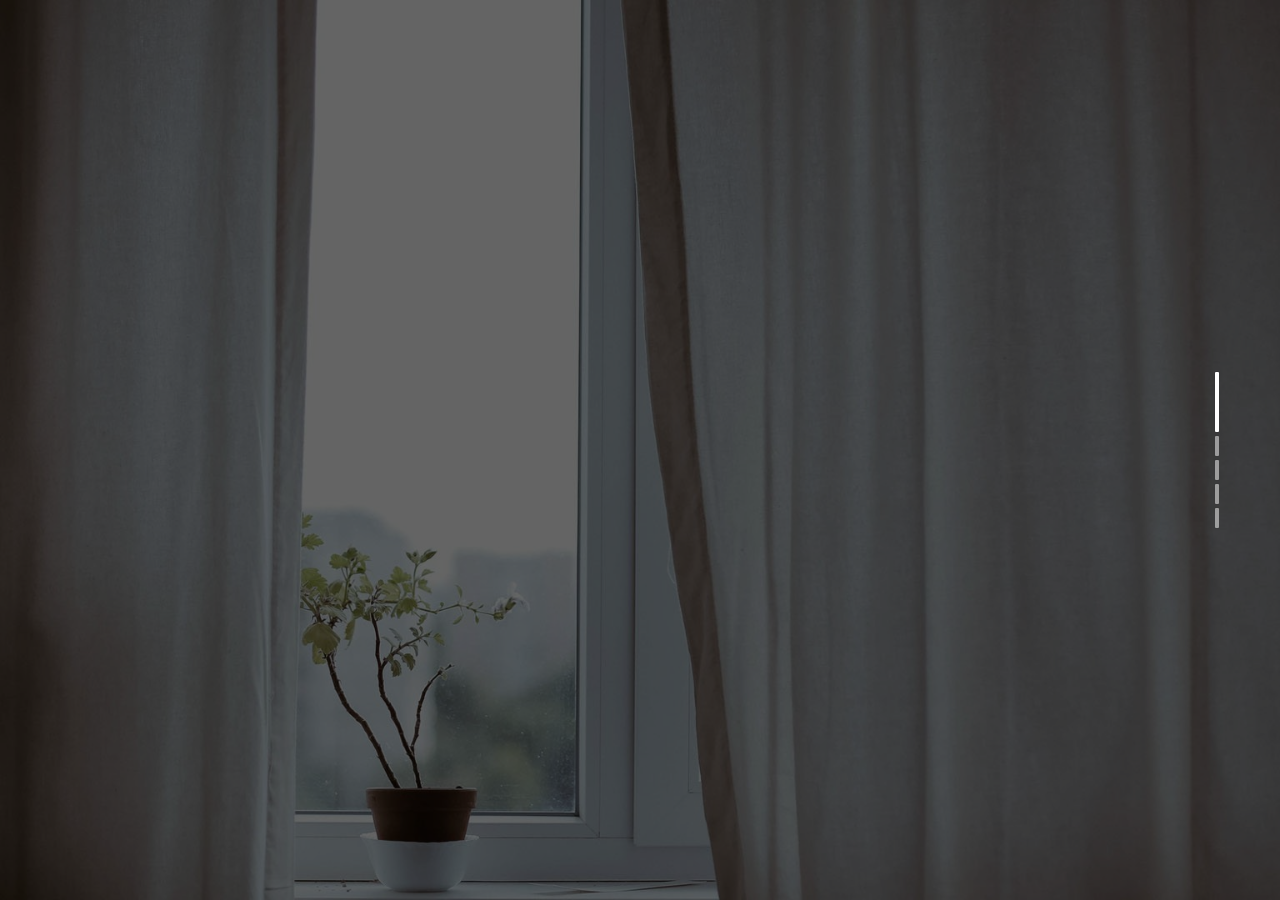
<file: One Page Portfolio Website Template/index.html>
<!doctype html>
<html>
<head>
	<meta charset="UTF-8">
	<meta name="viewport" content="width=device-width, height=device-height, initial-scale=1.0, viewport-fit=cover">
	<meta name="apple-mobile-web-app-capable" content="yes" />

	<!-- Page Title -->
	<title>New Template — Slides 4.1 Template Generator</title>

	<!-- Compressed Styles -->
	<link href="css/slides.min.css?41331" rel="stylesheet" type="text/css">

	<!-- Custom Styles -->
	<!-- <link href="css/custom.css" rel="stylesheet" type="text/css"> -->

	<!-- jQuery 3.3.1 -->
	<script src="https://ajax.googleapis.com/ajax/libs/jquery/3.3.1/jquery.min.js"></script>

	<!-- Compressed Scripts -->
	<script src="js/slides.min.js?41331" type="text/javascript"></script>

	<!-- Custom Scripts -->
	<!-- <script src="js/custom.js" type="text/javascript"></script> -->

	<!-- Fonts and Material Icons -->
	<link rel="stylesheet" as="font" href="https://fonts.googleapis.com/css?family=Roboto:100,300,400,500,600,700|Material+Icons"/>
 
</head>
<body class="slides chain simplifiedMobile animated">
		
<!-- SVG Library -->
<svg xmlns="http://www.w3.org/2000/svg" style="display:none">
  
  <symbol id="logo" viewBox="0 0 106 31"><title>Slides Framework</title><path d="M17.413 14.04c-.56-5.84-5.6-7-8.52-7-4.6 0-8.6 2.92-8.6 7.52 0 3 2.4 4.88 5.28 5.8 4.24 1.64 5.88 1.84 5.88 3.36 0 1.08-1.2 1.72-2.32 1.72-.28 0-2.24 0-2.52-2.04h-6.6c.6 5.84 5.68 7.36 9.04 7.36 4.92 0 9.04-2.88 9.04-7.76 0-4.8-4-5.92-7.76-6.96-1.76-.52-3.4-1.2-3.4-2.2 0-.6.48-1.48 1.88-1.48 1.96 0 2.04 1.2 2.08 1.68h6.52zm2.222 15.96h6.64v-29.6h-6.64v29.6zm9.662-24.56h6.64v-5.04h-6.64v5.04zm0 24.56h6.64v-22.2h-6.64v22.2zm32.782-29.6h-6.64v9.28c-.72-.72-2.6-2.64-6.52-2.64-5.64 0-11 4.28-11 11.8 0 6.68 4.4 11.88 11.12 11.88 4.48 0 6.08-2.2 6.72-3.12v2.4h6.32v-29.6zm-17.52 18.4c0-2.56 1.8-5.56 5.64-5.56 1.56 0 2.96.56 3.96 1.56 1 .96 1.64 2.32 1.64 3.92.08 1.64-.52 3.08-1.56 4.12s-2.52 1.68-4.12 1.68c-3.12 0-5.56-2.28-5.56-5.68v-.04zm42.502 2.4c.52-4.08-.32-7.64-3.12-10.64-2.08-2.2-5-3.52-8.4-3.52-6.76 0-11.64 5.72-11.64 11.92 0 6.6 5.4 11.76 11.76 11.76 2.28 0 4.48-.68 6.32-2 1.88-1.28 3.44-3.2 4.52-5.68h-6.8c-.8 1.16-1.92 2.08-4.04 2.08-2.6 0-4.84-1.56-5.12-3.92h16.52zm-16.44-5.04c.16-1.04 1.52-3.52 4.96-3.52s4.8 2.48 4.96 3.52h-9.92zm34.502-2.12c-.56-5.84-5.6-7-8.52-7-4.6 0-8.6 2.92-8.6 7.52 0 3 2.4 4.88 5.28 5.8 4.24 1.64 5.88 1.84 5.88 3.36 0 1.08-1.2 1.72-2.32 1.72-.28 0-2.24 0-2.52-2.04h-6.6c.6 5.84 5.68 7.36 9.04 7.36 4.92 0 9.04-2.88 9.04-7.76 0-4.8-4-5.92-7.76-6.96-1.76-.52-3.4-1.2-3.4-2.2 0-.6.48-1.48 1.88-1.48 1.96 0 2.04 1.2 2.08 1.68h6.52z"/></symbol>

  <symbol id="logo-icon" viewBox="0 0 50 41"><title>Slides Framework</title><path d="M4,12h42c2.2,0,4,1.8,4,4v21c0,2.2-1.8,4-4,4H4c-2.2,0-4-1.8-4-4V16C0,13.8,1.8,12,4,12z"/><path opacity="0.6" d="M45.5,9h-41C3.7,9,3,8.3,3,7.5v0C3,6.7,3.7,6,4.5,6h41C46.3,6,47,6.7,47,7.5v0C47,8.3,46.3,9,45.5,9z"/><path opacity="0.4" d="M7.5,0h35C43.3,0,44,0.7,44,1.5v0C44,2.3,43.3,3,42.5,3h-35C6.7,3,6,2.3,6,1.5v0C6,0.7,6.7,0,7.5,0z"/></symbol>
  
  <symbol id="close" viewBox="0 0 30 30"><path d="M15 0c-8.3 0-15 6.7-15 15s6.7 15 15 15 15-6.7 15-15-6.7-15-15-15zm5.7 19.3c.4.4.4 1 0 1.4-.2.2-.4.3-.7.3s-.5-.1-.7-.3l-4.3-4.3-4.3 4.3c-.2.2-.4.3-.7.3s-.5-.1-.7-.3c-.4-.4-.4-1 0-1.4l4.3-4.3-4.3-4.3c-.4-.4-.4-1 0-1.4s1-.4 1.4 0l4.3 4.3 4.3-4.3c.4-.4 1-.4 1.4 0s.4 1 0 1.4l-4.3 4.3 4.3 4.3z"/></symbol>
  
  <symbol id="close-small" viewBox="0 0 11 11"><path d="M6.914 5.5l3.793-3.793c.391-.391.391-1.023 0-1.414s-1.023-.391-1.414 0l-3.793 3.793-3.793-3.793c-.391-.391-1.023-.391-1.414 0s-.391 1.023 0 1.414l3.793 3.793-3.793 3.793c-.391.391-.391 1.023 0 1.414.195.195.451.293.707.293s.512-.098.707-.293l3.793-3.793 3.793 3.793c.195.195.451.293.707.293s.512-.098.707-.293c.391-.391.391-1.023 0-1.414l-3.793-3.793z"/></symbol>

  <symbol id="arrow-left" viewBox="0 0 29 56"><path d="M28.7.3c.4.4.4 1 0 1.4l-26.3 26.3 26.3 26.3c.4.4.4 1 0 1.4-.4.4-1 .4-1.4 0l-27-27c-.4-.4-.4-1 0-1.4l27-27c.3-.3 1-.4 1.4 0z"/></symbol>
  
  <symbol id="arrow-right" viewBox="0 0 29 56"><path d="M.3 55.7c-.4-.4-.4-1 0-1.4l26.3-26.3-26.3-26.3c-.4-.4-.4-1 0-1.4.4-.4 1-.4 1.4 0l27 27c.4.4.4 1 0 1.4l-27 27c-.3.3-1 .4-1.4 0z"/></symbol>

  <symbol id="back" viewBox="0 0 20 20"><path d="M2.3 10.7l5 5c.4.4 1 .4 1.4 0s.4-1 0-1.4l-3.3-3.3h11.6c.6 0 1-.4 1-1s-.4-1-1-1h-11.6l3.3-3.3c.4-.4.4-1 0-1.4-.2-.2-.4-.3-.7-.3s-.5.1-.7.3l-5 5c-.2.2-.3.5-.3.7 0 .2.1.5.3.7z"/></symbol>
  
  <symbol id="menu" viewBox="0 0 18 18"><path d="M16 5h-14c-.6 0-1-.4-1-1 0-.5.4-1 1-1h14c.5 0 1 .4 1 1s-.4 1-1 1zm-14 5h14c.5 0 1-.4 1-1 0-.5-.4-1-1-1h-14c-.6 0-1 .4-1 1s.4 1 1 1zm14 3h-14c-.5 0-1 .4-1 1 0 .5.4 1 1 1h14c.5 0 1-.4 1-1s-.4-1-1-1z"/></symbol>
  
  <symbol id="share" viewBox="0 0 18 18"><path d="M16 8c-.6 0-1 .4-1 1v6h-12v-6c0-.6-.4-1-1-1s-1 .4-1 1v6c0 1.1.9 2 2 2h12c1.1 0 2-.9 2-2v-6c0-.6-.4-1-1-1zm-2.3-2.3c.4-.4.4-1 0-1.4l-4-4c-.4-.4-1-.4-1.4 0l-4 4c-.4.4-.4 1 0 1.4s1 .4 1.4 0l2.3-2.3v7.6c0 .6.4 1 1 1s1-.4 1-1v-7.6l2.3 2.3c.4.4 1 .4 1.4 0z"/></symbol>

  <symbol id="arrow-down" viewBox="0 0 24 24"><path d="M12 18c-.2 0-.5-.1-.7-.3l-11-10c-.4-.4-.4-1-.1-1.4.4-.4 1-.4 1.4-.1l10.4 9.4 10.3-9.4c.4-.4 1-.3 1.4.1.4.4.3 1-.1 1.4l-11 10c-.1.2-.4.3-.6.3z"/></symbol>
  
  <symbol id="arrow-up" viewBox="0 0 24 24"><path d="M11.9 5.9c.2 0 .5.1.7.3l11 10c.4.4.4 1 .1 1.4-.4.4-1 .4-1.4.1l-10.4-9.4-10.3 9.4c-.4.4-1 .3-1.4-.1-.4-.4-.3-1 .1-1.4l11-10c.1-.2.4-.3.6-.3z"/></symbol>
  
  <symbol id="arrow-top" viewBox="0 0 18 18"><path d="M15.7 7.3l-6-6c-.4-.4-1-.4-1.4 0l-6 6c-.4.4-.4 1 0 1.4.4.4 1 .4 1.4 0l4.3-4.3v11.6c0 .6.4 1 1 1s1-.4 1-1v-11.6l4.3 4.3c.2.2.4.3.7.3s.5-.1.7-.3c.4-.4.4-1 0-1.4z"/></symbol>
  
  <symbol id="play" viewBox="0 0 30 30"><path d="M7 30v-30l22 15z"/></symbol>
  
  <symbol id="chat" viewBox="0 0 18 18"><path d="M5,17c-0.2,0-0.3,0-0.4-0.1C4.2,16.7,4,16.4,4,16v-2H2c-1.1,0-2-0.9-2-2V3c0-1.1,0.9-2,2-2h14c1.1,0,2,0.9,2,2v9 c0,1.1-0.9,2-2,2H9.3l-3.7,2.8C5.4,16.9,5.2,17,5,17z M2,12h3.5C5.8,12,6,12.2,6,12.5V14l2.4-1.8C8.6,12.1,8.8,12,9,12h7V3H2V12z M13,7H5C4.4,7,4,6.6,4,6s0.4-1,1-1h8c0.6,0,1,0.4,1,1S13.6,7,13,7z M13,10H5c-0.6,0-1-0.4-1-1s0.4-1,1-1h8c0.6,0,1,0.4,1,1 S13.6,10,13,10z"/></symbol>

  <symbol id="mail" viewBox="0 0 18 18"><path d="M16 2h-14c-1.1 0-2 .9-2 2v10c0 1.1.9 2 2 2h14c1.1 0 2-.9 2-2v-10c0-1.1-.9-2-2-2zm0 2v.5l-7 4.3-7-4.4v-.4h14zm-14 10v-7.2l6.5 4c.1.1.3.2.5.2s.4-.1.5-.2l6.5-4v7.2h-14z"/></symbol>

  <symbol id="sound-on" viewBox="0 0 18 18"><path d="M8.5,0.1C8.1-0.1,7.7,0,7.4,0.2L3.7,3H2C0.9,3,0,3.9,0,5v6c0,1.1,0.9,2,2,2h1.7l3.7,2.8C7.6,15.9,7.8,16,8,16 c0.2,0,0.3,0,0.4-0.1C8.8,15.7,9,15.4,9,15V1C9,0.6,8.8,0.3,8.5,0.1z M7,13l-2.4-1.8C4.4,11.1,4.2,11,4,11l-2,0l0-6h2 c0.2,0,0.4-0.1,0.6-0.2L7,3V13z M11.7,9.9l0.7,1.9C13.9,11.2,15,9.7,15,8c0-1.7-1.1-3.2-2.7-3.8l-0.7,1.9C12.5,6.4,13,7.2,13,8C13,8.9,12.5,9.6,11.7,9.9z M12.2,1.1l-0.3,2C14.3,3.5,16,5.6,16,8s-1.8,4.5-4.2,4.9l0.3,2C15.6,14.3,18,11.4,18,8C18,4.6,15.6,1.7,12.2,1.1z"/></symbol>
  
  <symbol id="sound-off" viewBox="0 0 18 18"><path d="M15.9,8l1.8-1.8c0.4-0.4,0.4-1,0-1.4s-1-0.4-1.4,0l-1.8,1.8l-1.8-1.8c-0.4-0.4-1-0.4-1.4,0s-0.4,1,0,1.4L13.1,8l-1.8,1.8 c-0.4,0.4-0.4,1,0,1.4c0.2,0.2,0.5,0.3,0.7,0.3s0.5-0.1,0.7-0.3l1.8-1.8l1.8,1.8c0.2,0.2,0.5,0.3,0.7,0.3s0.5-0.1,0.7-0.3 c0.4-0.4,0.4-1,0-1.4L15.9,8z M8.5,0.1C8.1-0.1,7.7,0,7.4,0.2L3.7,3H2C0.9,3,0,3.9,0,5v6c0,1.1,0.9,2,2,2h1.7l3.7,2.8C7.6,15.9,7.8,16,8,16 c0.2,0,0.3,0,0.4-0.1C8.8,15.7,9,15.4,9,15V1C9,0.6,8.8,0.3,8.5,0.1z M7,13l-2.4-1.8C4.4,11.1,4.2,11,4,11l-2,0l0-6h2 c0.2,0,0.4-0.1,0.6-0.2L7,3V13z"/></symbol>
  
  <!-- social -->
  <symbol id="apple" viewBox="-1 1 24 24"><path d="M17.6 13.8c0-3 2.5-4.5 2.6-4.6-1.4-2.1-3.6-2.3-4.4-2.4-1.9-.2-3.6 1.1-4.6 1.1-.9 0-2.4-1.1-4-1-2 0-3.9 1.2-5 3-2.1 3.7-.5 9.1 1.5 12.1 1 1.5 2.2 3.1 3.8 3 1.5-.1 2.1-1 3.9-1s2.4 1 4 1 2.7-1.5 3.7-2.9c1.2-1.7 1.6-3.3 1.7-3.4-.1-.1-3.2-1.3-3.2-4.9zm-3.1-9c.8-1 1.4-2.4 1.2-3.8-1.2 0-2.7.8-3.5 1.8-.8.9-1.5 2.3-1.3 3.7 1.4.1 2.8-.7 3.6-1.7z"/></symbol>

  <symbol id="dribbble" viewBox="0 0 24 24"><path d="M12 0c-6.7 0-12 5.3-12 12s5.3 12 12 12 12-5.3 12-12-5.3-12-12-12zm7.9 5.7c1.3 1.7 2.1 3.9 2.3 6.1-.4-.1-2.4-.4-4.7-.4-.8 0-1.5 0-2.3.1 0-.1-.1-.3-.3-.5l-.7-1.5c3.7-1.4 5.3-3.4 5.7-3.8zm-7.9-3.8c2.5 0 4.9.9 6.7 2.5-.3.4-1.9 2.3-5.2 3.6-1.6-2.9-3.3-5.3-3.7-5.9.6-.1 1.4-.2 2.2-.2zm-4.4 1c.4.6 2.1 3 3.7 5.8-4.4 1.2-8.2 1.2-9.2 1.2h-.1c.8-3.1 2.9-5.6 5.6-7zm-5.7 9.1v-.3h.3c1.2 0 5.6-.1 10.1-1.5l.8 1.6c-.1 0-.3 0-.4.1-5.1 1.6-7.9 6-8.3 6.7-1.6-1.7-2.5-4.1-2.5-6.6zm10.1 10.1c-2.3 0-4.4-.8-6.1-2.1.3-.5 2.4-4.4 7.9-6.3 1.3 3.6 2 6.7 2.1 7.6-1.2.6-2.6.8-3.9.8zm5.7-1.8c-.1-.8-.7-3.6-2-7.1.7-.1 1.3-.1 2-.1 2.1 0 3.7.4 4.1.5-.3 2.8-1.8 5.2-4.1 6.7z"/></symbol>

  <symbol id="facebook" viewBox="0 0 24 24"><path d="M24 1.3v21.3c0 .7-.6 1.3-1.3 1.3h-6.1v-9.3h3.1l.5-3.6h-3.6v-2.2c0-1.1.3-1.8 1.8-1.8h1.9v-3.2c-.3 0-1.5-.1-2.8-.1-2.8 0-4.7 1.7-4.7 4.8v2.7h-3.1v3.6h3.1v9.2h-11.5c-.7 0-1.3-.6-1.3-1.3v-21.4c0-.7.6-1.3 1.3-1.3h21.3c.8 0 1.4.6 1.4 1.3z"/></symbol>

  <symbol id="facebook2" viewBox="0 0 512 512"><path d="M288 176v-64c0-17.664 14.336-32 32-32h32v-80h-64c-53.024 0-96 42.976-96 96v80h-64v80h64v256h96v-256h64l32-80h-96z"/></symbol>
   
  <symbol id="fb-like" viewBox="0 0 20 20"><path d="M0 8v12h5v-12h-5zm2.5 10.8c-.4 0-.8-.3-.8-.8 0-.4.3-.8.8-.8s.8.3.8.8c0 .4-.4.8-.8.8zm3.5-.8h9.5c1.1 0 1.7-1 1.7-1.7 0-.3-.4-1-.4-1 1.4-.3 1.7-1.2 1.7-1.7-.1-.5-.3-.9-.5-1 1-.4 1.5-1.1 1.4-1.9-.1-.8-1-1.5-1-1.5 1-.6.9-1.5.9-1.5-.3-1.3-1.5-1.7-1.7-1.7h-5.6s.3-.5.3-2.4-1.3-3.6-2.6-3.6c0 0-.7.1-1 .3v3.5l-2.7 4.4v9.8z"/></symbol>
  
  <symbol id="googlePlus" viewBox="0 1 24 24"><path d="M7.8 13.5h4.6c-.6 2-2.5 3.4-4.6 3.4-2.7 0-4.9-2.2-4.9-4.9s2.2-4.9 4.9-4.9c1.1 0 2.1.3 3 1l1.8-2.4c-1.4-1.1-3-1.6-4.8-1.6-4.3 0-7.9 3.5-7.9 7.9s3.5 7.9 7.9 7.9 7.9-3.5 7.9-7.9v-1.5h-7.9v3zM21.7 11v-2.2h-2v2.2h-2.2v2h2.2v2.2h2v-2.2h2.2v-2z"/></symbol>
  
  <symbol id="instagram" viewBox="0 0 20 20"><circle cx="10" cy="10" r="3.3"/><path d="M13,0H7C2.2,0,0,2.2,0,7v6c0,4.8,2.1,7,7,7h6c4.8,0,7-2.2,7-7V7C20,2.2,17.9,0,13,0z M10,15.1c-2.8,0-5.1-2.3-5.1-5.1 S7.2,4.9,10,4.9s5.1,2.3,5.1,5.1S12.8,15.1,10,15.1z M15.3,5.9c-0.7,0-1.2-0.5-1.2-1.2c0-0.7,0.5-1.2,1.2-1.2s1.2,0.5,1.2,1.2 C16.5,5.3,16,5.9,15.3,5.9z"/></symbol>

  <symbol id="behance" viewBox="0 0 511.958 511.958"><path d="M210.624 240.619c10.624-5.344 18.656-11.296 24.16-17.728 9.792-11.584 14.624-26.944 14.624-45.984 0-18.528-4.832-34.368-14.496-47.648-16.128-21.632-43.424-32.704-82.016-33.28h-152.896v312.096h142.56c16.064 0 30.944-1.376 44.704-4.192 13.76-2.848 25.664-8.064 35.744-15.68 8.96-6.624 16.448-14.848 22.4-24.544 9.408-14.656 14.112-31.264 14.112-49.76 0-17.92-4.128-33.184-12.32-45.728-8.288-12.544-20.448-21.728-36.576-27.552zm-147.552-90.432h68.864c15.136 0 27.616 1.632 37.408 4.864 11.328 4.704 16.992 14.272 16.992 28.864 0 13.088-4.32 22.24-12.864 27.392-8.608 5.152-19.776 7.744-33.472 7.744h-76.928v-68.864zm108.896 198.24c-7.616 3.68-18.336 5.504-32.064 5.504h-76.832v-83.232h77.888c13.568.096 24.128 1.888 31.68 5.248 13.44 6.08 20.128 17.216 20.128 33.504 0 19.2-6.912 32.128-20.8 38.976zM327.168 110.539h135.584v38.848h-135.584zM509.856 263.851c-2.816-18.08-9.024-33.984-18.688-47.712-10.592-15.552-24.032-26.944-40.384-34.144-16.288-7.232-34.624-10.848-55.04-10.816-34.272 0-62.112 10.72-83.648 32-21.472 21.344-32.224 52.032-32.224 92.032 0 42.656 11.872 73.472 35.744 92.384 23.776 18.944 51.232 28.384 82.4 28.384 37.728 0 67.072-11.232 88.032-33.632 13.408-14.144 20.992-28.064 22.656-41.728h-62.464c-3.616 6.752-7.808 12.032-12.608 15.872-8.704 7.04-20.032 10.56-33.92 10.56-13.216 0-24.416-2.912-33.76-8.704-15.424-9.28-23.488-25.536-24.512-48.672h170.464c.256-19.936-.384-35.264-2.048-45.824zm-166.88 5.984c2.24-15.008 7.68-26.912 16.32-35.712 8.64-8.768 20.864-13.184 36.512-13.216 14.432 0 26.496 4.128 36.32 12.416 9.696 8.352 15.168 20.48 16.288 36.512h-105.44z"/></symbol>
  
  <symbol id="linkedin" viewBox="0 0 24 24"><path d="M5.9 21.9h-4.7v-14.2h4.7v14.2zm-2.3-16.1c-1.6 0-2.6-1.1-2.6-2.5s1-2.5 2.7-2.5c1.6 0 2.6 1 2.6 2.5-.1 1.4-1.2 2.5-2.7 2.5zm19.2 16.1h-4.7v-7.6c0-2-.7-3.3-2.3-3.3-1.3 0-2.1.9-2.5 1.7-.1.3-.1.8-.1 1.2v7.9h-4.7v-14.1h4.7v2c.7-.9 1.7-2.3 4.3-2.3 3.1 0 5.5 2.1 5.5 6.4v8.2h-.2z"/></symbol>

  <symbol id="medium" viewBox="0 0 130.8 104"><path d="M15.5 21.2c.2-1.6-.5-3.2-1.7-4.3l-12.1-14.7v-2.2h38l29.3 64.4 25.8-64.4h36.2v2.2l-10.5 10c-.9.7-1.3 1.8-1.2 2.9v73.7c0 1.1.3 2.2 1.2 2.9l10.2 10v2.2h-51.3v-2.2l10.6-10.2c1-1 1-1.3 1-2.9v-59.6l-29.4 74.7h-4l-34.2-74.7v50.3c0 2.2.4 4.2 1.9 5.7l13.7 16.8v2.2h-39v-2.2l13.8-16.7c1.5-1.5 1.8-3.3 1.8-5.7l-.1-58.2z"/></symbol>
  
  <symbol id="pinterest" viewBox="0 0 24 24"><path d="M5.9 13.9c1.2-2-.4-2.5-.6-4-1-6.1 7.1-10.2 11.4-6 2.9 2.9 1 12-3.7 11-4.6-.9 2.2-8.1-1.4-9.5-3-1.1-4.6 3.6-3.2 5.9-.8 4-2.5 7.7-1.8 12.7 2.3-1.7 3.1-4.8 3.7-8.1 1.2.7 1.8 1.4 3.3 1.5 5.5.4 8.6-5.4 7.8-10.7-.7-4.7-5.5-7.1-10.6-6.6-4.1.4-8.1 3.7-8.3 8.3-.1 2.8.7 4.9 3.4 5.5z"/></symbol>
  
  <symbol id="stumbleupon" viewBox="0 0 24 24"><path d="M13.3 9.6l1.6.8 2.5-.8v-1.4c0-3-2.4-5.4-5.4-5.4s-5.4 2.4-5.4 5.4v7.5c0 .7-.6 1.3-1.3 1.3s-1.3-.6-1.3-1.3v-3.2h-4v3.2c0 3 2.4 5.4 5.4 5.4s5.4-2.4 5.4-5.4v-7.5c0-.7.6-1.3 1.3-1.3s1.3.6 1.3 1.3l-.1 1.4zm6.6 2.9v3.2c0 .7-.6 1.3-1.3 1.3s-1.3-.6-1.3-1.3v-3.2l-2.5.8-1.6-.8v3.2c0 3 2.4 5.4 5.4 5.4s5.4-2.4 5.4-5.4v-3.2h-4.1z"/></symbol>
  
  <symbol id="twitter" viewBox="0 1 24 23"><path d="M21.5 7.6v.6c0 6.6-5 14.1-14 14.1-2.8 0-5.4-.8-7.6-2.2l1.2.1c2.3 0 4.4-.8 6.1-2.1-2.2 0-4-1.5-4.6-3.4.3.1.6.1.9.1.5 0 .9-.1 1.3-.2-2.1-.6-3.8-2.6-3.8-5 .7.4 1.4.6 2.2.6-1.3-.9-2.2-2.4-2.2-4.1 0-.9.2-1.8.7-2.5 2.4 3 6.1 5 10.2 5.2-.1-.4-.1-.7-.1-1.1 0-2.7 2.2-5 4.9-5 1.4 0 2.7.6 3.6 1.6 1-.3 2.1-.7 3-1.3-.4 1.2-1.1 2.1-2.2 2.7 1-.1 1.9-.4 2.8-.8-.6 1.1-1.4 2-2.4 2.7z"/></symbol>
  
  <symbol id="tumblr" viewBox="0 0 23 23"><path d="M12.573 4.94v-4.94h-3.188c-.072.183-.11.4-.11.622-.034.107-.072.184-.072.293-.328 1.829-1.28 3.11-2.892 3.807-.476.218-.914.253-1.39.218v3.987h2.342c.039 5.603.039 8.493.039 8.64v.332c.294 2.449 1.573 3.914 3.843 4.463.914.257 1.901.366 2.892.366 1.279-.036 2.525-.256 3.771-.659v-4.685c-.731.22-1.395.402-1.977.583-1.135.333-2.087.113-2.857-.619-.073-.11-.183-.257-.221-.403-.106-.586-.178-1.206-.178-1.795v-6.222h5.083v-3.988h-5.085z"/></symbol>

  <symbol id="xing" viewBox="0 0 24 24"><path d="M3.647 4.74c-.208 0-.384.073-.472.216-.091.148-.077.338.02.531l2.34 4.051v.02l-3.678 6.49c-.096.191-.091.383 0 .531.088.142.244.236.452.236h3.461c.518 0 .767-.349.944-.669l3.737-6.608-2.38-4.15c-.172-.307-.433-.649-.964-.649h-3.46zm14.542-4.74c-.517 0-.741.326-.927.659l-7.702 13.658 4.918 9.023c.172.307.437.659.967.659h3.457c.208 0 .371-.079.459-.221.092-.148.09-.343-.007-.535l-4.88-8.915v-.023l7.664-13.551c.096-.191.098-.386.007-.534-.088-.142-.252-.221-.46-.221h-3.496z"/></symbol>

  <symbol id="whatsapp" viewBox="0 0 512 512"><path d="M256.064 0h-.128c-141.152 0-255.936 114.816-255.936 256 0 56 18.048 107.904 48.736 150.048l-31.904 95.104 98.4-31.456c40.48 26.816 88.768 42.304 140.832 42.304 141.152 0 255.936-114.848 255.936-256s-114.784-256-255.936-256zm148.96 361.504c-6.176 17.44-30.688 31.904-50.24 36.128-13.376 2.848-30.848 5.12-89.664-19.264-75.232-31.168-123.68-107.616-127.456-112.576-3.616-4.96-30.4-40.48-30.4-77.216s18.656-54.624 26.176-62.304c6.176-6.304 16.384-9.184 26.176-9.184 3.168 0 6.016.16 8.576.288 7.52.32 11.296.768 16.256 12.64 6.176 14.88 21.216 51.616 23.008 55.392 1.824 3.776 3.648 8.896 1.088 13.856-2.4 5.12-4.512 7.392-8.288 11.744-3.776 4.352-7.36 7.68-11.136 12.352-3.456 4.064-7.36 8.416-3.008 15.936 4.352 7.36 19.392 31.904 41.536 51.616 28.576 25.44 51.744 33.568 60.032 37.024 6.176 2.56 13.536 1.952 18.048-2.848 5.728-6.176 12.8-16.416 20-26.496 5.12-7.232 11.584-8.128 18.368-5.568 6.912 2.4 43.488 20.48 51.008 24.224 7.52 3.776 12.48 5.568 14.304 8.736 1.792 3.168 1.792 18.048-4.384 35.52z"/></symbol>
  
  <symbol id="youtube" viewBox="0 0 24 24"><path d="M23.6 6.3c-.3-1.2-1.4-2.2-2.6-2.3-3-.3-6-.3-9-.3s-6 0-9 .3c-1.2.1-2.3 1.1-2.6 2.3-.4 1.8-.4 3.8-.4 5.7 0 1.9 0 3.9.4 5.7.3 1.2 1.4 2.2 2.6 2.3 3 .3 6 .3 9 .3s6 0 9-.3c1.3-.1 2.3-1.1 2.6-2.4.4-1.7.4-3.7.4-5.6 0-1.9 0-3.9-.4-5.7zm-14.1 9v-6.6l6.5 3.3-6.5 3.3z"/></symbol>

</svg>

<!-- Navigation -->
<nav class="side pole">
  <div class="navigation">
    <ul></ul>
  </div>
</nav>

<!-- Slide 1 (#10) -->
<section class="slide fade-6 kenBurns">
  <div class="content">
    <div class="container">
      <div class="wrap">
      
        <div class="fix-7-12">
          <h1 class="ae-1">Messes Make Memories</h1>
          <p class="ae-2"><span class="opacity-8">Some people find it hard to find the right perfume. This may smell good when this is sprayed into the air but this changes when this reacts with the skin.</span></p>
        </div>  
        
      </div>
    </div>
  </div>
  <div class="background" style="background-image:url(assets/img/background/img-10.jpg)"></div>
</section>

<!-- Slide 2 (#75) -->
<section class="slide fade-6 kenBurns">
  <div class="content">
    <div class="container">
      <div class="wrap">

        <div class="fix-10-12 toCenter">
          <h1 class="ae-1">Smoke & Mirrors</h1>
          <p class="ae-2"><span class="opacity-8">Design is a form of com­pet­it­ive advant­age. People tend to think of design as good art, good visual lan­guage, which it abso­lutely has to be.</span></p>
        </div>
        <div class="fix-12-12">
          <ul class="grid grid-75 masonry fixedSpaces ae-3 controller popupTrigger" data-popup-id="75-1" data-slider-id="75-1">
            <li class="col-3-12 col-tablet-1-3 col-phablet-1-2 col-phone-1-1 ae-6 fadeIn">
              <img src="assets/img/gallery-75-7.jpg" class="wide rounded margin-bottom-1" alt="Image"/>
            </li>
            <li class="col-3-12 col-tablet-1-3 col-phablet-1-2 col-phone-1-1 ae-3 fadeIn">
              <img src="assets/img/gallery-75-6.jpg" class="wide rounded margin-bottom-1" alt="Image"/>
            </li>
            <li class="col-3-12 col-tablet-1-3 col-phablet-1-2 col-phone-1-1 ae-2 fadeIn">
              <img src="assets/img/gallery-75-5.jpg" class="wide rounded margin-bottom-1" alt="Image"/>
            </li>
            <li class="col-3-12 col-tablet-1-3 col-phablet-1-2 col-phone-1-1 ae-7 fadeIn">
              <img src="assets/img/gallery-75-1.jpg" class="wide rounded margin-bottom-1" alt="Image"/>
            </li>
            <li class="col-3-12 col-tablet-1-3 col-phablet-1-2 col-phone-1-1 ae-9 fadeIn">
              <img src="assets/img/gallery-75-3.jpg" class="wide rounded margin-bottom-1" alt="Image"/>
            </li>
            <li class="col-3-12 col-tablet-1-3 col-phablet-1-2 col-phone-1-1 ae-5 fadeIn">
              <img src="assets/img/gallery-75-4.jpg" class="wide rounded margin-bottom-1" alt="Image"/>
            </li>
            <li class="col-3-12 col-tablet-1-3 col-phablet-1-2 col-phone-1-1 ae-4 fadeIn">
              <img src="assets/img/gallery-75-2.jpg" class="wide rounded margin-bottom-1" alt="Image"/>
            </li>
          </ul>
        </div>

      </div>
    </div>
  </div>
  <div class="background" style="background-image:url(assets/img/background/img-75.jpg)"></div>
</section>

<!-- Popup Gallery -->
<div class="popup animated" data-popup-id="75-1">
  <div class="close"><svg><use xmlns:xlink="http://www.w3.org/1999/xlink" xlink:href="#close"></use></svg></div>
  <div class="content">
    <div class="container">
      <div class="wrap spaces">

        <ul class="slider animated ae-1 fromAbove inlineBlock clickable popupContent disableSelect" data-slider-id="75-1" style="display: inline-block;">
          <li class="selected">
            <img src="assets/img/gallery-75-7.jpg" class="rounded" alt="Image"/>
          </li>
          <li>
            <img src="assets/img/gallery-75-6.jpg" class="rounded" alt="Image"/>
          </li>
          <li>
            <img src="assets/img/gallery-75-5.jpg" class="rounded" alt="Image"/>
          </li>
          <li>
            <img src="assets/img/gallery-75-1.jpg" class="rounded" alt="Image"/>
          </li>
          <li>
            <img src="assets/img/gallery-75-3.jpg" class="rounded" alt="Image"/>
          </li>
          <li>
            <img src="assets/img/gallery-75-4.jpg" class="rounded" alt="Image"/>
          </li>
          <li>
            <img src="assets/img/gallery-75-2.jpg" class="rounded" alt="Image"/>
          </li>
        </ul>

      </div>
    </div>
  </div>
</div>


<!-- Slide 3 (#90) -->
<section class="slide fade-6 kenBurns">
  <div class="content">
    <div class="container">
      <div class="wrap">

        <div class="fix-10-12 toCenter">
          <p class="margin-bottom-2 ae-1"><span class="opacity-6">Case study</span></p>
          <h1 class="ae-1">Create your own visual style</h1>
          <p class="ae-2"><span class="opacity-8">However, I’ve always been more concerned with users. Programmers do their work but once, while users are saddled with it ever thereafter.</span></p>
        </div>
        <div class="fix-12-12 margin-top-3">
          <ul class="flex fixedSpaces later left">
            <li class="col-3-12 col-tablet-1-2 col-phone-1-1">
              <div class="button rounded empty margin-bottom-2 videoThumbnail noShadow popupTrigger ae-3" data-popup-id="90-2"><img class="wide" src="assets/img/gallery-90-1.jpg" alt="Video Thumbnail"/></div>
              <h3 class="ae-4">Inspiration</h3>
              <div class="ae-5"><p class="tiny opacity-6">We live in a society where everybody feels guilty.</p></div>
            </li>
            <li class="col-3-12 col-tablet-1-2 col-phone-1-1">
              <a href="#" class="button rounded empty margin-bottom-2 ae-4"><img class="wide" src="assets/img/gallery-90-2.jpg" alt="Image Thumbnail"/></a>
              <h3 class="ae-5">Creativity</h3>
              <div class="ae-6"><p class="tiny opacity-6">You don’t have to be “a creative” to be creative.</p></div>
            </li>
            <li class="col-3-12 col-tablet-1-2 col-phone-1-1">
              <a href="#" class="button rounded empty margin-bottom-2 ae-5"><img class="wide" src="assets/img/gallery-90-3.jpg" alt="Image Thumbnail"/></a>
              <h3 class="ae-6">Fashion</h3>
              <div class="ae-7"><p class="tiny opacity-6">There is no such thing as simple. Simple is hard.</p></div>
            </li>
            <li class="col-3-12 col-tablet-1-2 col-phone-1-1">
              <a href="#" class="button rounded empty margin-bottom-2 ae-6"><img class="wide" src="assets/img/gallery-90-4.jpg" alt="Image Thumbnail"/></a>
              <h3 class="ae-7">Photography</h3>
              <div class="ae-8"><p class="tiny opacity-6">Design makes what was once impossible possible.</p></div>
            </li>
          </ul>
        </div>

      </div>
    </div>
  </div>
  <div class="background" style="background-image:url(assets/img/background/img-90.jpg)"></div>
</section>

<!-- Popup Video -->
<div class="popup autoplay" data-popup-id="90-2">
  <div class="close"><svg><use xmlns:xlink="http://www.w3.org/1999/xlink" xlink:href="#close"></use></svg></div>
  <div class="content">
    <div class="container">
      <div class="wrap">
        <div class="fix-10-12">
          <div class="embedVideo popupContent">
            <iframe src="https://www.youtube.com/embed/g8yBqxTiHSs" frameborder="0" allow="accelerometer; autoplay; encrypted-media; gyroscope; picture-in-picture" allowfullscreen></iframe>
          </div>
        </div>
      </div>
    </div>
  </div>
</div>


<!-- Slide 4 (#74) -->
<section class="slide fade-6 kenBurns">
  <div class="content">
    <div class="container">
      <div class="wrap">
      
        <div class="fix-10-12 toCenter">
          <h1 class="ae-1">Simply Complicated</h1>
          <p class="ae-2"><span class="opacity-8">Creativity often consists of merely turning up what is already there. Did you know that right and left shoes were thought up only a little more than a century ago?</span></p>
        </div>
        <div class="fix-12-12">  
          <ul class="grid grid-74 later equal margin-top-5">
            <li class="col-3-12 col-tablet-1-2 col-phablet-1-1 ae-3 fromCenter">
              <a href="#" class="box-74">
                <div class="thumbnail-74">
                  <img src="assets/img/gallery-74-1.jpg" class="wide" alt="Thumbnail"/>
                </div>
                <div class="name-74 equalElement table wide">
                  <div class="cell left top">
                    <h3 class="">Inspiration</h3>
                    <p class="tiny opacity-6 cropBottom">Creativity is allowing yourself to make&nbsp;mistakes.</p>
                  </div>
                </div>
              </a>
            </li>
            <li class="col-3-12 col-tablet-1-2 col-phablet-1-1 ae-4 fromCenter">
              <a href="#" class="box-74">
                <div class="thumbnail-74">
                  <img src="assets/img/gallery-74-2.jpg" class="wide" alt="Thumbnail"/>
                </div>
                <div class="name-74 equalElement table wide">
                  <div class="cell left top">
                    <h3 class="">The Moment</h3>
                    <p class="tiny opacity-6 cropBottom">A person tends to critique a design in one of several&nbsp;ways.</p>
                  </div>
                </div>
              </a>
            </li>
            <li class="col-3-12 col-tablet-1-2 col-phablet-1-1 ae-5 fromCenter">
              <a href="#" class="box-74">
                <div class="thumbnail-74">
                  <img src="assets/img/gallery-74-3.jpg" class="wide" alt="Thumbnail"/>
                </div>
                <div class="name-74 equalElement table wide">
                  <div class="cell left top">
                    <h3 class="">Journey</h3>
                    <p class="tiny opacity-6 cropBottom">More designers should share space, share&nbsp;resources.</p>
                  </div>
                </div>
              </a>
            </li>
            <li class="col-3-12 col-tablet-1-2 col-phablet-1-1 ae-5 fromCenter">
              <a href="#" class="box-74">
                <div class="thumbnail-74">
                  <img src="assets/img/gallery-74-4.jpg" class="wide" alt="Thumbnail"/>
                </div>
                <div class="name-74 equalElement table wide">
                  <div class="cell left top">
                    <h3 class="">Colorado</h3>
                    <p class="tiny opacity-6 cropBottom">An essential aspect of creativity is not being afraid to&nbsp;fail.</p>
                  </div>
                </div>
              </a>
            </li>
          </ul>
        </div>
                
      </div>
    </div>
  </div>
  <div class="background" style="background-image:url(assets/img/background/img-74.jpg)"></div>
</section>

<!-- Slide 5 (#57) -->
<section class="slide fade-6 kenBurns">
  <div class="content">
    <div class="container">
      <div class="wrap">
      
        <div class="fix-10-12">
          <h1 class="fix-9-12 huge ae-1">The details are not the details. They can make the design.</h1>

          <ul class="grid equal fixedSpaces margin-top-3">
            <li class="col-4-12 ae-3">
              <div class="fix-3-12 equalElement">
                <h6 class="uppercase opacity-4 margin-top-3 margin-bottom-2">HQ Studio</h6>
                <p class="tiny"><a class="opacity-8" href="#">72 Allen Street, New York, ste. 706, 11249</a></p>
              </div>
              <div class="fix-3-12 equalElement">
                <h6 class="uppercase opacity-4 margin-top-3 margin-bottom-2">California Studio</h6>
                <p class="tiny"><a class="opacity-8" href="#">312 Richhy Street, Los Angeles, 90026</a></p>
              </div>
            </li>
            <li class="col-4-12 ae-4">
              <div class="fix-3-12 equalElement">
                <h6 class="uppercase opacity-4 margin-top-3 margin-bottom-2">Generatal Engquires</h6>
                <p class="tiny"><a class="opacity-8" href="mailto:#">general@gmail.com</a></p>
              </div>
              <div class="fix-3-12 equalElement">
                <h6 class="uppercase opacity-4 margin-top-3 margin-bottom-2">Questions</h6>
                <p class="tiny"><a class="opacity-8" href="mailto:#">questions@gmail.com</a></p>
              </div>
              <div class="fix-3-12 equalElement">
                <h6 class="uppercase opacity-4 margin-top-3 margin-bottom-2">Partnership</h6>
                <p class="tiny"><a class="opacity-8" href="mailto:#">partners@gmail.com</a></p>
              </div>
            </li>
            <li class="col-4-12 ae-5">
              <div class="fix-3-12 equalElement">
                <h6 class="uppercase opacity-4 margin-top-3 margin-bottom-2">Our blog</h6>
                <p class="tiny"><a class="opacity-8" href="#">Trend Breakdown: New Ways to Use the Hamburger Icon</a></p>
              </div>
              <div class="fix-3-12 equalElement">
                <h6 class="uppercase opacity-4 margin-top-3 margin-bottom-2">Stay in touch</h6>
                <ul class="social-circles">
                  <li><a class="social-googlePlus" href="#"><svg><use xmlns:xlink="http://www.w3.org/1999/xlink" xlink:href="#googlePlus"></use></svg></a></li>
                  <li><a class="social-behance" href="#"><svg><use xmlns:xlink="http://www.w3.org/1999/xlink" xlink:href="#behance"></use></svg></a></li>
                  <li><a class="social-dribbble" href="#"><svg><use xmlns:xlink="http://www.w3.org/1999/xlink" xlink:href="#dribbble"></use></svg></a></li>
                  <li><a class="social-instagram" href="#"><svg><use xmlns:xlink="http://www.w3.org/1999/xlink" xlink:href="#instagram"></use></svg></a></li>
                  <li><a class="social-medium" href="#"><svg><use xmlns:xlink="http://www.w3.org/1999/xlink" xlink:href="#medium"></use></svg></a></li>
                </ul>
              </div>
            </li>
          </ul>
        </div>
        
      </div>
    </div>
  </div>
  <div class="background" style="background-image:url(assets/img/background/img-56.jpg)"></div>
</section>

<!-- Panel Bottom #13 -->
<nav class="panel bottom lastSlideOnly">
  <div class="sections">
    <div class="center">
      <ul class="menu crop">
        <li><a href="http://facebook.com/designmodo" target="_blank"><svg><use xmlns:xlink="http://www.w3.org/1999/xlink" xlink:href="#facebook"></use></svg></a></li>
        <li><a href="http://twitter.com/designmodo" target="_blank"><svg><use xmlns:xlink="http://www.w3.org/1999/xlink" xlink:href="#twitter"></use></svg></a></li>
        <li><a href="http://instagram.com/designmodo" target="_blank"><svg><use xmlns:xlink="http://www.w3.org/1999/xlink" xlink:href="#instagram"></use></svg></a></li>
      </ul>
    </div>
  </div>
</nav>

<!-- Loading Progress Bar -->
<div class="progress-bar blue"></div>
		
</body>
</html>
</file>
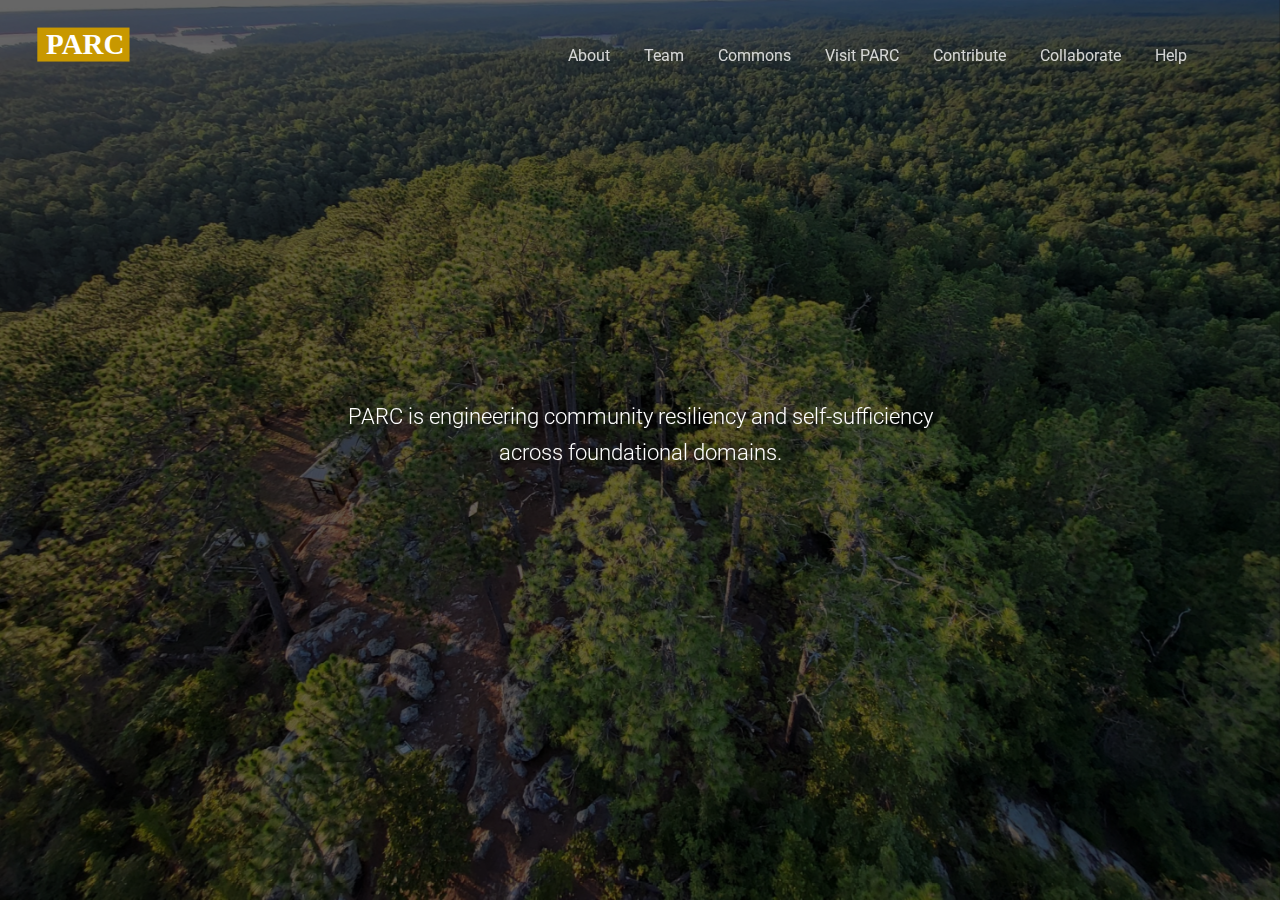
<file: about.html>
<!doctype html>
<html>
<head>
	<meta charset="UTF-8">
	<meta name="viewport" content="width=device-width, height=device-height, initial-scale=1.0, viewport-fit=cover">
	<meta name="apple-mobile-web-app-capable" content="yes" />


  <!-- Page Title -->
	<title>PARC - Precision Agronomy Research Center</title>

	<!-- Compressed Styles -->
	<link href="css/slides.css" rel="stylesheet" type="text/css">

	<!-- Custom Styles -->
	<!-- <link href="css/custom.css" rel="stylesheet" type="text/css"> -->

	<!-- jQuery 3.3.1 -->
	<script src="https://ajax.googleapis.com/ajax/libs/jquery/3.3.1/jquery.min.js"></script>

	<!-- Compressed Scripts -->
	<script src="js/slides.min.js" type="text/javascript"></script>

	<!-- Custom Scripts -->
	<!-- <script src="js/custom.js" type="text/javascript"></script> -->

	<!-- Fonts and Material Icons -->
	<link rel="stylesheet" as="font" href="https://fonts.googleapis.com/css?family=Roboto:100,300,400,500,600,700|Material+Icons"/>
 
</head>
<body class="slides horizontal simplifiedMobile animated">
		
<!-- SVG Library -->
<svg xmlns="http://www.w3.org/2000/svg" style="display:none">
  
<symbol id="logo" viewBox="0 0 1250 1025">
  <rect x="-1000" y="200" width="1050" height="387" fill="#C89800"/>
  <text x="-900" y="500" fill="#FFFFFF" font-family="Baskerville Old Face, Baskerville, serif" font-weight="700" font-size="330">PARC</text>
</symbol>

</svg>

<!-- Panel Top #05 -->
<nav class="panel top">
  <div class="sections desktop">
    <div class="left">
    <a href="https://parccommons.org" title="Slides Framework">
    <svg style="width:300px;height:90px">
      <use xlink:href="#logo"></use>
    </svg>
  </a>
</div>
<div class="center">
  <ul class="menu">
    <li><a href="https://parccommons.org/about">About</a></li>
    <li><a href="https://parccommons.org/team">Team</a></li>
    <li><a href="https://parccommons.org/commons">Commons</a></li>
    <li><a href="https://parccommons.org/visit">Visit PARC</a></li>
    <li><a href="https://parccommons.org/contribute">Contribute</a></li>
    <li><a href="https://parccommons.org/collaborate">Collaborate</a></li>
    <li><a href="https://parccommons.org/resources">Help</a></li> 
  </ul>
</div>
  </div>
  <div class="sections compact hidden">
    <div class="left"><a href="#" title="Slides Framework"><svg style="width:82px;height:24px"><use xmlns:xlink="http://www.w3.org/1999/xlink" xlink:href="#logo"></use></svg></a></div>
    <div class="right"><span class="button actionButton sidebarTrigger" data-sidebar-id="1"><svg><use xmlns:xlink="http://www.w3.org/1999/xlink" xlink:href="#menu"></use></svg></span</div>
  </div>
</nav>




<!-- Slide 5 (#91) -->
<section class="slide fade-6 kenBurns">
  <div class="content">
    <div class="container">
      <div class="wrap">      
        <div class="fix-12-12 toCenter">
          <div class="fix-7-12">
            <p>
            PARC is engineering community resiliency and self-sufficiency across foundational domains.
            </p>          
          </div>
        </div>        
      </div>
    </div>
  </div>
  <div class="background" style="background-image:url(assets/img/background/PARC_wide.jpg)"></div>
</section>

</body>
</html>
</file>
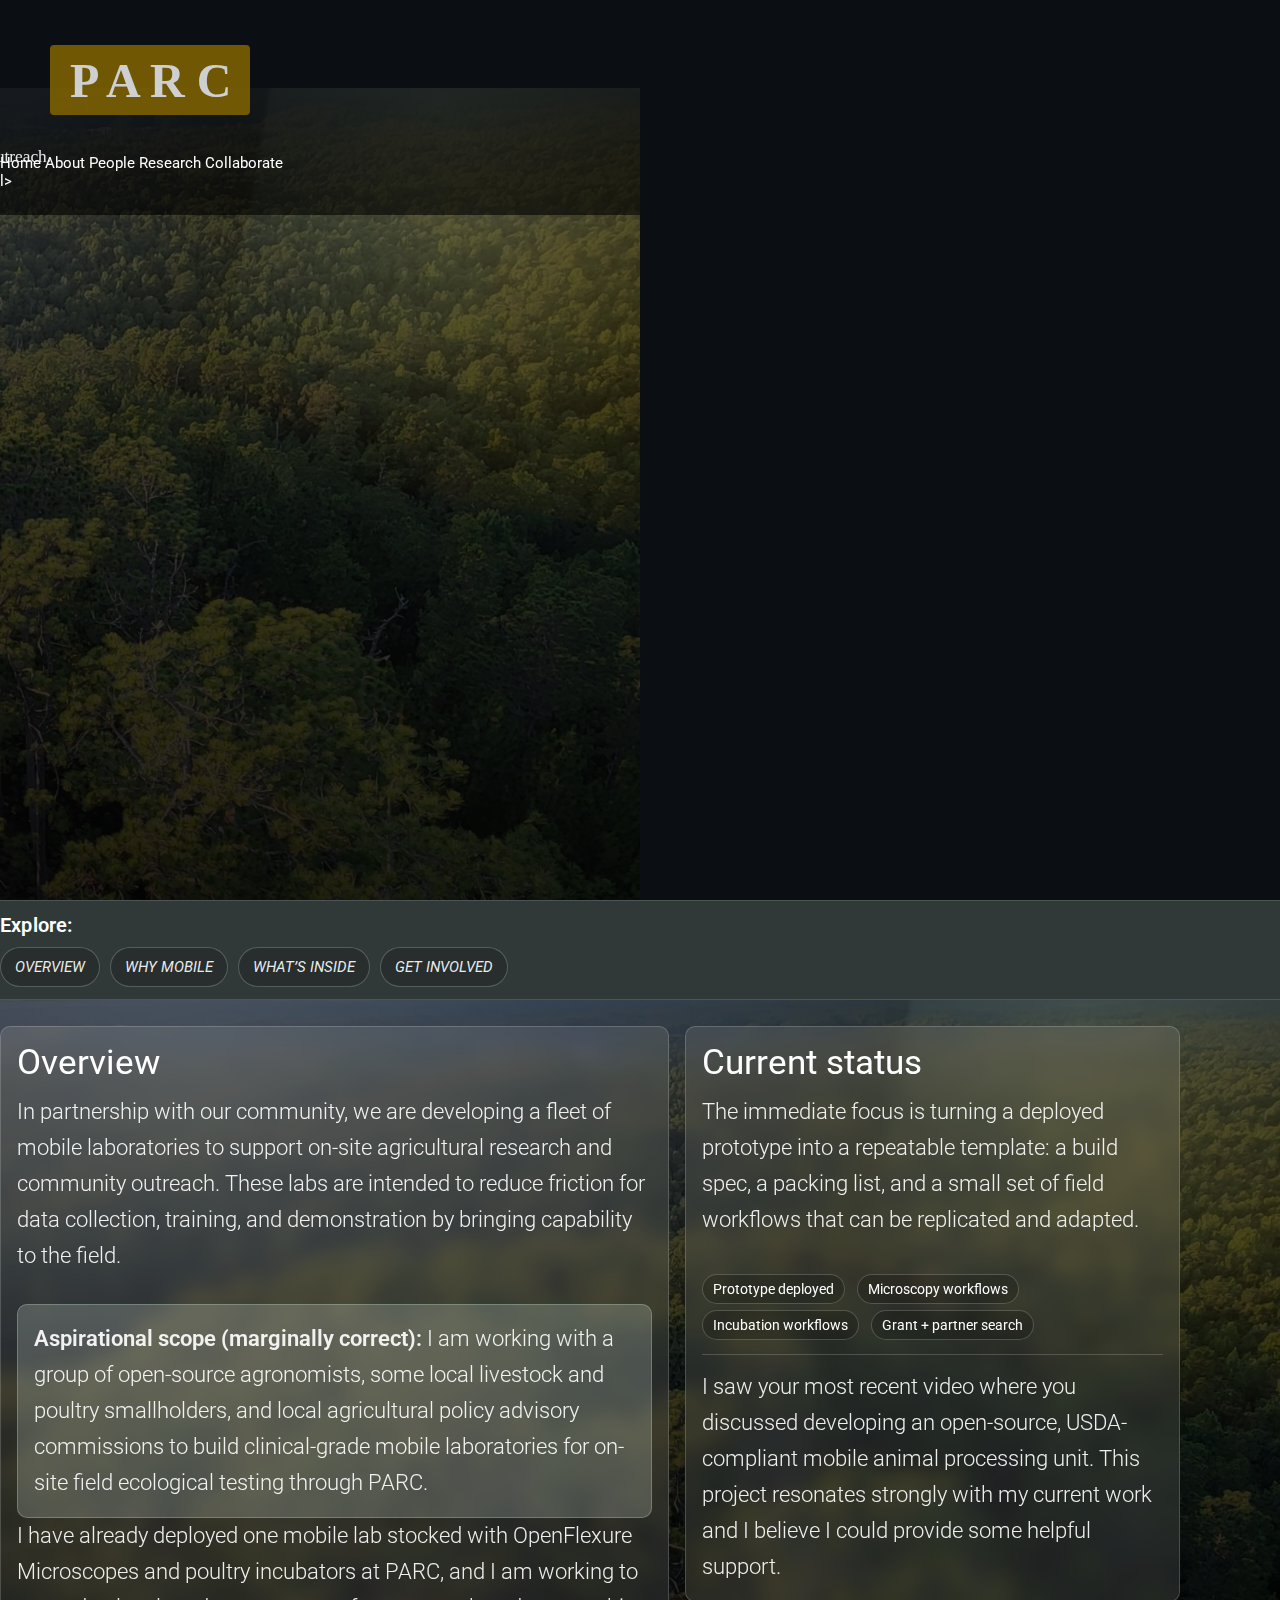
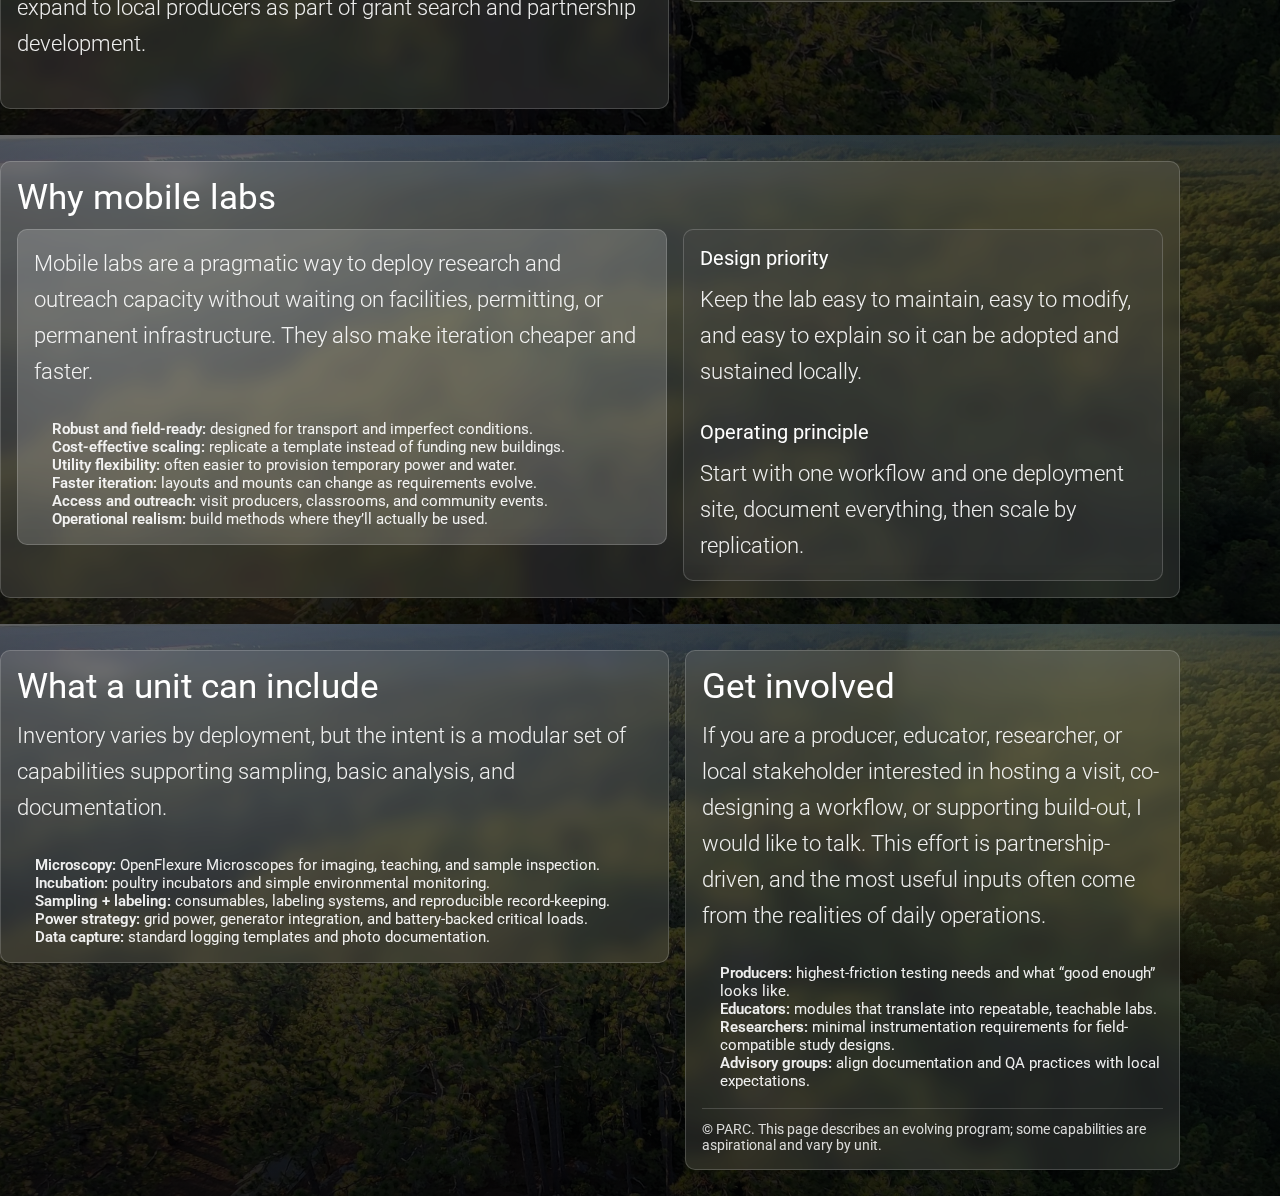
<file: mobile_laboratories.html>
<!doctype html>
<html lang="en">
<head>
  <meta charset="UTF-8" />
  <meta name="viewport" content="width=device-width, initial-scale=1.0" />
  <title>PARC Mobile Labs</title>

  <link href="https://fonts.googleapis.com/css?family=Roboto:100,300,400,500,700|Material+Icons" rel="stylesheet">
  <link href="css/slides.css" rel="stylesheet" />

  <style>
    /* =========================================================
       PARC Mobile Labs (Slides look, normal scrolling document)
       Key idea:
         - Keep ONE hero section as a Slides "slide"
         - Everything after that is normal document sections
         - Avoid "running out of window" by not nesting long content
           inside .slide / .slides height locks.
       ========================================================= */

    html { scroll-behavior: smooth; }

    /* ---- Page scroll unlock (scoped) ---- */
    body.mobilelab-page{
      overflow-y: auto !important;
      overflow-x: hidden !important;
      height: auto !important;
      overscroll-behavior-y: contain;
      background: #0b0f14;
    }

    /* Keep banner fixed and offset content */
    body.mobilelab-page .banner{
      position: fixed;
      top: 0; left: 0; right: 0;
      z-index: 100;
    }
    .page-spacer{ height: 88px; } /* adjust if banner height changes */

    /* ---- Only the hero uses .slide. Let it behave like a hero. ---- */
    body.mobilelab-page .hero-slide.slide{
      min-height: calc(100vh - 88px);
      height: auto !important;
      overflow: hidden;
      padding-top: 0 !important; /* we add spacer above */
    }

    /* ---- Longform sections are NOT slides ---- */
    .section{
      position: relative;
      padding: 26px 0;
    }
    .section .container{
      max-width: 1180px;
    }

    /* ---- Background continuity (like your home page feel) ---- */
    .bg-wrap{
      position: relative;
      overflow: hidden;
    }
    .bg-wrap:before{
      content:"";
      position: absolute;
      inset: 0;
      background-image: url('assets/img/background/PARC_narrow.jpg');
      background-size: cover;
      background-position: center;
      filter: saturate(1.05) contrast(1.05);
      transform: scale(1.03);
      opacity: 0.55;
      z-index: 0;
    }
    .bg-wrap:after{
      content:"";
      position:absolute; inset:0;
      background:
        radial-gradient(1200px 600px at 15% 10%, rgba(255,255,255,0.14), transparent 60%),
        radial-gradient(900px 520px at 85% 15%, rgba(137,105,0,0.18), transparent 62%),
        linear-gradient(180deg, rgba(0,0,0,0.48), rgba(0,0,0,0.78));
      z-index: 1;
      pointer-events: none;
    }
    .bg-wrap > *{ position: relative; z-index: 2; }

    /* ---- Background flow blobs (kept subtle) ---- */
    .flow{
      position:absolute;
      top:-140px; right:-170px;
      width: 560px; height: 560px;
      background:
        radial-gradient(circle at 30% 30%, rgba(218,250,224,0.20), transparent 62%),
        radial-gradient(circle at 70% 60%, rgba(137,105,0,0.20), transparent 64%);
      filter: blur(2px);
      transform: rotate(10deg);
      pointer-events:none;
      opacity: 0.95;
      z-index: 2;
      animation: floaty 18s ease-in-out infinite;
    }
    .flow2{
      position:absolute;
      bottom:-180px; left:-190px;
      width: 700px; height: 700px;
      background:
        radial-gradient(circle at 40% 40%, rgba(255,255,255,0.14), transparent 62%),
        radial-gradient(circle at 70% 70%, rgba(137,105,0,0.14), transparent 64%);
      filter: blur(2px);
      transform: rotate(-8deg);
      pointer-events:none;
      opacity: 0.85;
      z-index: 2;
      animation: floaty2 22s ease-in-out infinite;
    }
    @keyframes floaty{
      0% { transform: translate3d(0,0,0) rotate(10deg); }
      50%{ transform: translate3d(-18px, 18px, 0) rotate(14deg); }
      100%{ transform: translate3d(0,0,0) rotate(10deg); }
    }
    @keyframes floaty2{
      0% { transform: translate3d(0,0,0) rotate(-8deg); }
      50%{ transform: translate3d(22px, -16px, 0) rotate(-12deg); }
      100%{ transform: translate3d(0,0,0) rotate(-8deg); }
    }

    /* ---- Typography ---- */
    .page-title{
      font-family: Georgia, "Times New Roman", Times, serif;
      letter-spacing: 0.2px;
      margin: 0 0 8px;
    }
    .tagline{
      font-family: Georgia, "Times New Roman", Times, serif;
      opacity: 0.9;
      margin: 0;
      line-height: 1.35;
    }

    /* ---- Action banner (like your home page) ---- */
    .action-banner{
      background: rgba(218, 250, 224, 0.18);
      border-top: 1px solid rgba(255,255,255,0.14);
      border-bottom: 1px solid rgba(255,255,255,0.14);
      padding: 12px 0;
    }
    .section-title{
      margin: 0 0 10px;
      font-weight: 600;
      letter-spacing: 0.2px;
    }
    .action-row{
      display:flex;
      flex-wrap: wrap;
      gap: 10px;
    }
    .action-btn{
      display:inline-block;
      padding: 10px 14px;
      border-radius: 999px;
      border: 1px solid rgba(255,255,255,0.22);
      background: rgba(0,0,0,0.18);
      color: rgba(255,255,255,0.92);
      text-decoration: none;
      transition: transform 120ms ease, background 120ms ease;
      white-space: nowrap;
    }
    .action-btn:hover{
      transform: translateY(-1px);
      background: rgba(0,0,0,0.26);
      text-decoration: none;
    }

    /* ---- Cards + grids that cannot overflow ---- */
    .content-grid{
      display:grid;
      grid-template-columns: 1.15fr 0.85fr;
      gap: 16px;
      align-items: start;
    }
    @media (max-width: 980px){
      .content-grid{ grid-template-columns: 1fr; }
    }

    .card{
      width: 100%;
      max-width: 100%;
      box-sizing: border-box;
      background: rgba(255,255,255,0.10);
      border: 1px solid rgba(255,255,255,0.18);
      border-radius: 10px;
      padding: 16px 16px;
      backdrop-filter: blur(10px);
      overflow: hidden; /* prevents any weird children from spilling */
    }
    .card h2{
      margin: 0 0 10px;
    }
    .muted{ opacity: 0.92; }
    .measure{ max-width: 92ch; }

    .soft-highlight{
      background: rgba(218,250,224,0.10);
      border-color: rgba(218,250,224,0.25);
    }

    .chips{ margin-top: 10px; }
    .chip{
      display:inline-block;
      border: 1px solid rgba(255,255,255,0.20);
      background: rgba(0,0,0,0.18);
      padding: 6px 10px;
      border-radius: 999px;
      margin: 6px 8px 0 0;
      font-size: 0.95em;
      white-space: nowrap;
    }

    /* If any long strings appear, force wrapping */
    .card, .card *{
      overflow-wrap: anywhere;
      word-break: normal;
    }

    /* Footer */
    .page-footer{
      opacity: 0.9;
      margin-top: 18px;
      font-size: 0.95em;
      border-top: 1px solid rgba(255,255,255,0.18);
      padding-top: 12px;
    }

    /* Anchor offset for fixed header */
    .anchor{ scroll-margin-top: 110px; }
  </style>
</head>

<body class="slides horizontal simplifiedMobile animated mobilelab-page">

  <!-- ===== SVG LOGO ===== -->
  <svg xmlns="http://www.w3.org/2000/svg" style="display:none;">
    <symbol id="logo" viewBox="-50 -10 300 120" preserveAspectRatio="xMidYMid meet">
      <rect x="0" y="20" width="200" height="70" fill="#896900" rx="4" />
      <text x="20" y="72" fill="#fff" font-family="Baskerville, 'Baskerville Old Face', serif" font-weight="700" font-size="48">
        P A R C
      </text>
    </symbol>
  </svg>

  <!-- ===== HEADER / NAVIGATION ===== -->
  <header class="banner">
    <div class="banner-inner">
      <a href="https://parccommons.org" class="logo-link">
        <svg class="banner-logo"><use xlink:href="#logo"></use></svg>
      </a>
      <nav class="nav-links">
        <a href="index.html">Home</a>
        <a href="about.html">About</a>
        <a href="people.html">People</a>
        <a href="resources.html">Research</a>
        <a href="project_pending.html">Collaborate</a>
      </nav>
   l>
    </div>
  </header>

  <!-- Spacer so fixed banner doesn't cover hero -->
  <div class="page-spacer"></div>

  <!-- ===== HERO / TITLE (ONE SLIDE ONLY) ===== -->
  <section class="slide hero-slide fade-6 kenBurns bg-wrap">
    <div class="flow" aria-hidden="true"></div>
    <div class="flow2" aria-hidden="true"></div>

    <div class="content">
      <div class="container">
        <h1 class="page-title" style="font-size: clamp(34px, 3vw, 52px);">
          PARC Mobile Labs
        </h1>
        <p class="tagline" style="font-size: clamp(16px, 1.35vw, 20px);">
          Robust, cost-effective mobile laboratories for on-site agricultural research and community outreach.<br>
          Designed to be easier to power, supply, and modify than standalone buildings.<br>
          Built to scale by replication, not reinvention.
        </p>
      </div>
    </div>
  </section>

  <!-- ===== ACTION BUTTON STRIP (LIKE HOME PAGE) ===== -->
  <section class="action-banner">
    <div class="container">
      <h3 class="section-title">Explore:</h3>
      <div class="action-row">
        <a class="action-btn" href="#overview"><i>OVERVIEW</i></a>
        <a class="action-btn" href="#why-mobile"><i>WHY MOBILE</i></a>
        <a class="action-btn" href="#what-inside"><i>WHAT’S INSIDE</i></a>
        <a class="action-btn" href="#get-involved"><i>GET INVOLVED</i></a>
      </div>
    </div>
  </section>

  <!-- ===== LONGFORM CONTENT (NORMAL SECTIONS, NO SLIDE LOCK) ===== -->
  <section class="section bg-wrap" id="overview">
    <div class="flow" aria-hidden="true" style="opacity:0.55;"></div>
    <div class="container content-grid">

      <div class="card anchor">
        <h2 style="text-align:left;">Overview</h2>
        <p class="muted measure">
          In partnership with our community, we are developing a fleet of mobile laboratories to support on-site agricultural research and
          community outreach. These labs are intended to reduce friction for data collection, training, and demonstration by bringing
          capability to the field.
        </p>

        <div class="card soft-highlight">
          <p class="muted" style="margin:0;">
            <strong style="color:#fff;">Aspirational scope (marginally correct):</strong>
            I am working with a group of open-source agronomists, some local livestock and poultry smallholders, and local agricultural policy
            advisory commissions to build clinical-grade mobile laboratories for on-site field ecological testing through PARC.
          </p>
        </div>

        <p class="muted measure">
          I have already deployed one mobile lab stocked with OpenFlexure Microscopes and poultry incubators at PARC, and I am working to expand
          to local producers as part of grant search and partnership development.
        </p>
      </div>

      <div class="card" id="status">
        <h2 style="text-align:left;">Current status</h2>
        <p class="muted measure">
          The immediate focus is turning a deployed prototype into a repeatable template: a build spec, a packing list, and a small set of
          field workflows that can be replicated and adapted.
        </p>

        <div class="chips">
          <span class="chip">Prototype deployed</span>
          <span class="chip">Microscopy workflows</span>
          <span class="chip">Incubation workflows</span>
          <span class="chip">Grant + partner search</span>
        </div>

        <hr style="border:0; border-top:1px solid rgba(255,255,255,0.18); margin: 14px 0;" />

        <p class="muted measure" style="margin-bottom:0;">
          I saw your most recent video where you discussed developing an open-source, USDA-compliant mobile animal processing unit.
          This project resonates strongly with my current work and I believe I could provide some helpful support.
        </p>
      </div>

    </div>
  </section>

  <section class="section bg-wrap" id="why-mobile">
    <div class="flow2" aria-hidden="true" style="opacity:0.55;"></div>
    <div class="container">
      <div class="card anchor">
        <h2 style="text-align:left;">Why mobile labs</h2>

        <div class="content-grid" style="margin-top: 10px;">
          <div class="card" style="background: rgba(255,255,255,0.08);">
            <p class="muted measure" style="margin-top:0;">
              Mobile labs are a pragmatic way to deploy research and outreach capacity without waiting on facilities, permitting, or
              permanent infrastructure. They also make iteration cheaper and faster.
            </p>

            <ul class="muted measure" style="margin: 10px 0 0; padding-left: 18px;">
              <li><strong style="color:#fff;">Robust and field-ready:</strong> designed for transport and imperfect conditions.</li>
              <li><strong style="color:#fff;">Cost-effective scaling:</strong> replicate a template instead of funding new buildings.</li>
              <li><strong style="color:#fff;">Utility flexibility:</strong> often easier to provision temporary power and water.</li>
              <li><strong style="color:#fff;">Faster iteration:</strong> layouts and mounts can change as requirements evolve.</li>
              <li><strong style="color:#fff;">Access and outreach:</strong> visit producers, classrooms, and community events.</li>
              <li><strong style="color:#fff;">Operational realism:</strong> build methods where they’ll actually be used.</li>
            </ul>
          </div>

          <div class="card" style="background: rgba(0,0,0,0.20);">
            <h3 style="margin-top:0;">Design priority</h3>
            <p class="muted measure">
              Keep the lab easy to maintain, easy to modify, and easy to explain so it can be adopted and sustained locally.
            </p>

            <h3>Operating principle</h3>
            <p class="muted measure" style="margin-bottom:0;">
              Start with one workflow and one deployment site, document everything, then scale by replication.
            </p>
          </div>
        </div>

      </div>
    </div>
  </section>

  <section class="section bg-wrap" id="what-inside">
    <div class="flow" aria-hidden="true" style="opacity:0.55;"></div>
    <div class="container content-grid">

      <div class="card anchor">
        <h2 style="text-align:left;">What a unit can include</h2>
        <p class="muted measure">
          Inventory varies by deployment, but the intent is a modular set of capabilities supporting sampling, basic analysis, and documentation.
        </p>

        <ul class="muted measure" style="margin: 10px 0 0; padding-left: 18px;">
          <li><strong style="color:#fff;">Microscopy:</strong> OpenFlexure Microscopes for imaging, teaching, and sample inspection.</li>
          <li><strong style="color:#fff;">Incubation:</strong> poultry incubators and simple environmental monitoring.</li>
          <li><strong style="color:#fff;">Sampling + labeling:</strong> consumables, labeling systems, and reproducible record-keeping.</li>
          <li><strong style="color:#fff;">Power strategy:</strong> grid power, generator integration, and battery-backed critical loads.</li>
          <li><strong style="color:#fff;">Data capture:</strong> standard logging templates and photo documentation.</li>
        </ul>
      </div>

      <div class="card anchor" id="get-involved">
        <h2 style="text-align:left;">Get involved</h2>
        <p class="muted measure">
          If you are a producer, educator, researcher, or local stakeholder interested in hosting a visit, co-designing a workflow, or supporting
          build-out, I would like to talk. This effort is partnership-driven, and the most useful inputs often come from the realities of daily operations.
        </p>

        <ul class="muted measure" style="margin: 10px 0 0; padding-left: 18px;">
          <li><strong style="color:#fff;">Producers:</strong> highest-friction testing needs and what “good enough” looks like.</li>
          <li><strong style="color:#fff;">Educators:</strong> modules that translate into repeatable, teachable labs.</li>
          <li><strong style="color:#fff;">Researchers:</strong> minimal instrumentation requirements for field-compatible study designs.</li>
          <li><strong style="color:#fff;">Advisory groups:</strong> align documentation and QA practices with local expectations.</li>
        </ul>

        <div class="page-footer">
          <div class="muted">© PARC. This page describes an evolving program; some capabilities are aspirational and vary by unit.</div>
        </div>
      </div>

    </div>
  </section>

</body>
</html>
</file>
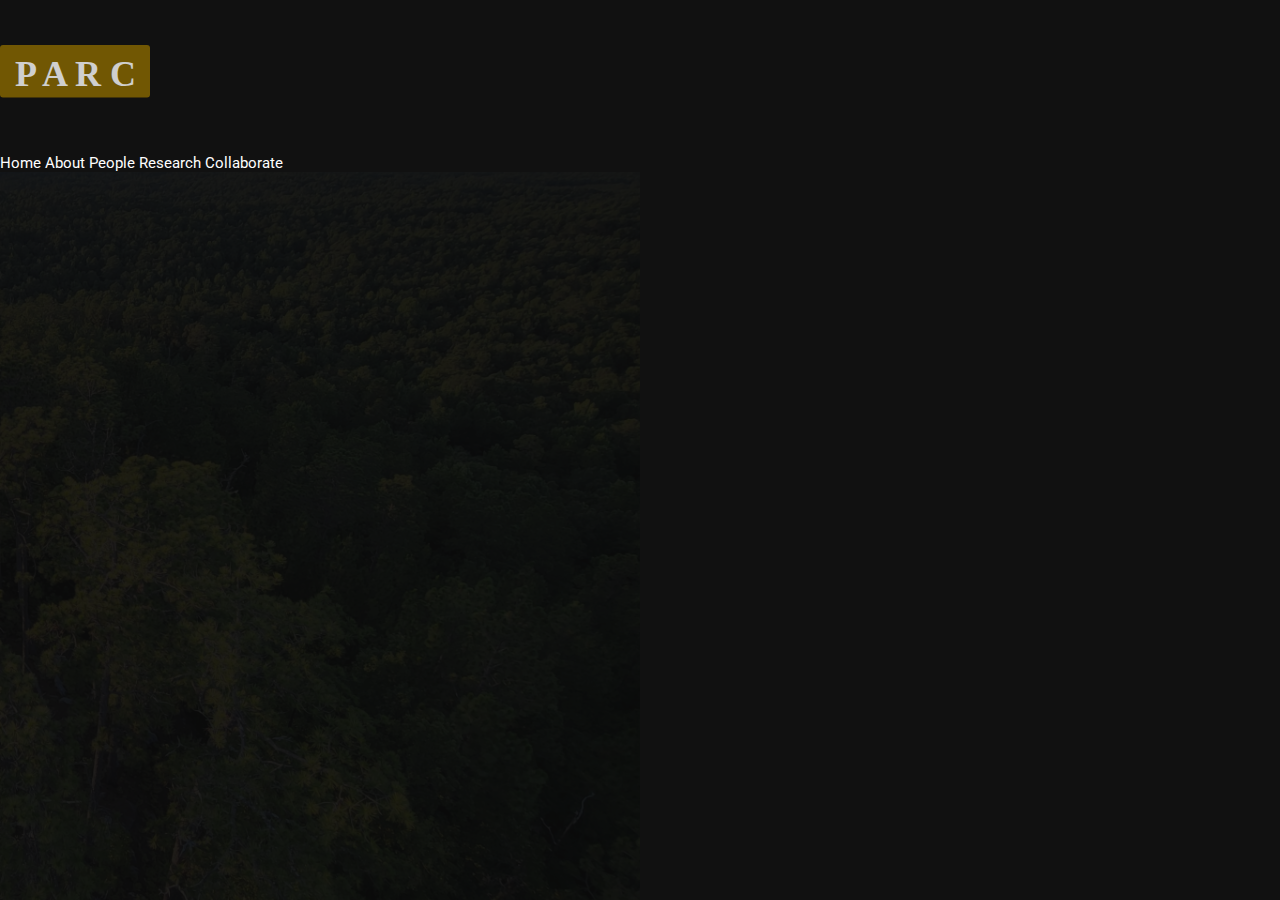
<file: people.html>
<!doctype html>
<html lang="en">
<head>
  <meta charset="UTF-8" />
  <meta name="viewport" content="width=device-width, initial-scale=1.0" />
  <title>PARC People</title>
  <link href="https://fonts.googleapis.com/css?family=Roboto:100,300,400,500,700|Material+Icons" rel="stylesheet">
  <link href="css/slides.css" rel="stylesheet" />
  <style>
    /* ===== PEOPLE GRID ===== */
    .people-grid {
      display: grid;
      grid-template-columns: repeat(auto-fit, minmax(220px, 1fr));
      gap: 2rem;
      margin-top: 3rem;
      padding: 1rem;
    }

    .person-card {
      background: rgba(255, 255, 255, 0.05);
      border-radius: 10px;
      text-align: center;
      padding: 1.5rem;
      transition: transform 0.3s ease, background 0.3s ease;
    }

    .person-card:hover {
      background: rgba(255, 255, 255, 0.1);
      transform: translateY(-4px);
    }

    .person-card img {
      width: 160px;
      height: 160px;
      object-fit: cover;
      border-radius: 50%;
      border: 3px solid #896900;
      margin-bottom: 1rem;
    }

    .person-name {
      font-size: 1.4rem;
      font-weight: 500;
      color: #f0c040;
      margin-bottom: 0.4rem;
    }

    .person-title {
      font-size: 1rem;
      font-weight: 300;
      color: #ccc;
      margin-bottom: 0.8rem;
    }

    .person-desc {
      font-size: 0.95rem;
      color: #ddd;
      line-height: 1.5;
      text-align: left;
    }

    @media (max-width: 600px) {
      .person-card img {
        width: 120px;
        height: 120px;
      }
      .person-desc {
        font-size: 0.9rem;
      }
    }
  </style>
</head>

<body class="slides horizontal simplifiedMobile animated resources-page">
  <!-- ===== SVG LOGO ===== -->
  <svg xmlns="http://www.w3.org/2000/svg" style="display:none">
    <symbol id="logo" viewBox="0 0 400 120" preserveAspectRatio="xMidYMid meet">
      <rect x="0" y="20" width="200" height="70" fill="#896900" rx="4" />
      <text x="20" y="75" fill="#fff" font-family="Baskerville, 'Baskerville Old Face', serif" font-weight="700" font-size="48">
        P A R C
      </text>
    </symbol>
  </svg>

  <!-- ===== HEADER ===== -->
  <header class="banner">
    <div class="banner-inner">
      <a href="https://parccommons.org" class="logo-link">
        <svg class="banner-logo"><use xlink:href="#logo"></use></svg>
      </a>
      <nav class="nav-links">
        <a href="index.html">Home</a>
        <a href="about.html">About</a>
        <a href="people.html">People</a>
        <a href="resources.html">Research</a>
        <a href="project_pending.html">Collaborate</a>
      </nav>
    </div>
  </header>

  <!-- ===== HERO SECTION ===== -->
  <section class="slide fade-6 kenBurns">
    <div class="background" style="background-image:url('assets/img/background/PARC_wide.jpg')"></div>

    <div class="content">
      <!-- ===== TITLE ===== -->
      <div class="container two-column">
        <div class="half left">
          <h1 class="ae-2 huge fromAbove margin-bottom-2" style="font-size: 3vw;">
            PARC People
          </h1>
        </div>

        <div class="half right">
        </div>
      </div>

      <!-- ===== PEOPLE GRID ===== -->
      <div class="container people-grid">

        <!-- === PERSON 1 === -->
        <div class="person-card">
          <img src="assets/img/headshots/avinash.jpg" alt="Avinash Baskaran">
          <div class="person-name">Dr. Avinash Baskaran</div>
          <div class="person-title">Director, Precision Agronomy Research Center</div>
          <div class="person-desc">
            Avinash leads PARC's interdisciplinary initiatives in open-source technology, precision agronomy, and rural development. 
            His research integrates systems, mechanical, and bio-engineering, and cyber-physical infrastructure for sustainable technology ecosystems.
          </div>
        </div>

        <!-- === PERSON 2 === -->
        <div class="person-card">
        </div>

        <!-- === PERSON 3 === -->
        <div class="person-card">
        </div>

      </div>
    </div>
  </section>
</body>
</html>
</file>
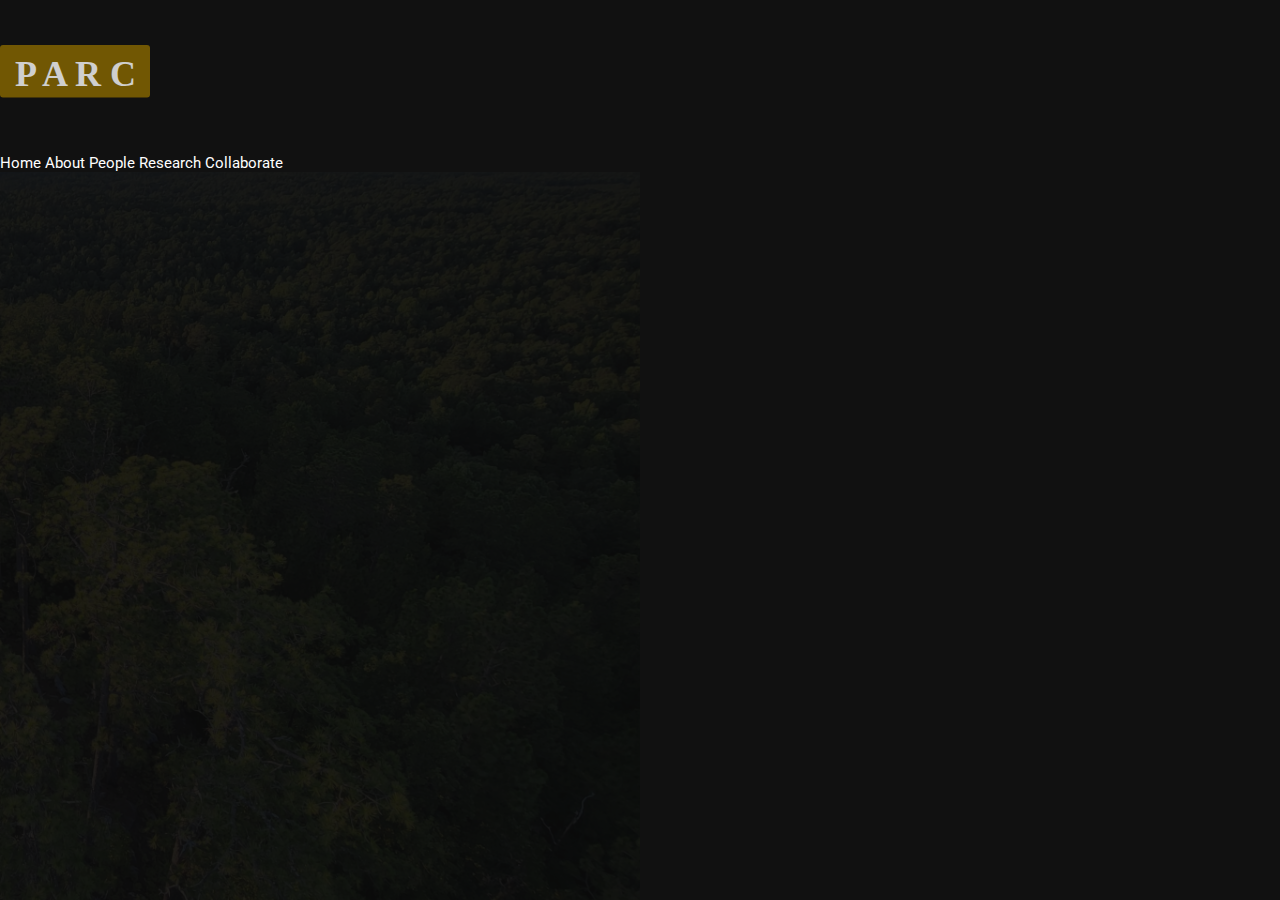
<file: project_pending.html>
<!doctype html>
<html lang="en">
<head>
  <meta charset="UTF-8" />
  <meta name="viewport" content="width=device-width, initial-scale=1.0" />
  <title>Project</title>
  <link href="https://fonts.googleapis.com/css?family=Roboto:100,300,400,500,700|Material+Icons" rel="stylesheet">
  <link href="css/slides.css" rel="stylesheet" />
</head>

<body class="slides horizontal simplifiedMobile animated resources-page">

  <!-- ===== SVG LOGO ===== -->
  <svg xmlns="http://www.w3.org/2000/svg" style="display:none">
    <symbol id="logo" viewBox="0 0 400 120" preserveAspectRatio="xMidYMid meet">
      <rect x="0" y="20" width="200" height="70" fill="#896900" rx="4" />
      <text x="20" y="75" fill="#fff" font-family="Baskerville, 'Baskerville Old Face', serif" font-weight="700" font-size="48">
        P A R C
      </text>
    </symbol>
  </svg>

  <!-- ===== HEADER / NAVIGATION ===== -->
  <header class="banner">
    <div class="banner-inner">
      <a href="https://parccommons.org" class="logo-link">
        <svg class="banner-logo"><use xlink:href="#logo"></use></svg>
      </a>
      <nav class="nav-links">
        <a href="index.html">Home</a>
        <a href="about.html">About</a>
        <a href="people.html">People</a>
        <a href="resources.html">Research</a>
        <a href="project_pending.html">Collaborate</a>
      </nav>
    </div>
  </header>

  <!-- ===== HERO SECTION ===== -->
  <section class="slide fade-6 kenBurns">
    <div class="background" style="background-image:url('assets/img/background/PARC_wide.jpg')"></div>
    <div class="content">
      <!-- ===== TOP SPLIT SECTION ===== -->
      <div class="container two-column">
        <!-- LEFT HALF -->
        <div class="half left">
          <h1 class="ae-2 huge fromAbove margin-bottom-2" style="font-size: 3vw;">
            More Info Coming Soon!
          </h1>
        </div>
      </div>
      </div>
  </section>

</body>
</html>
</file>
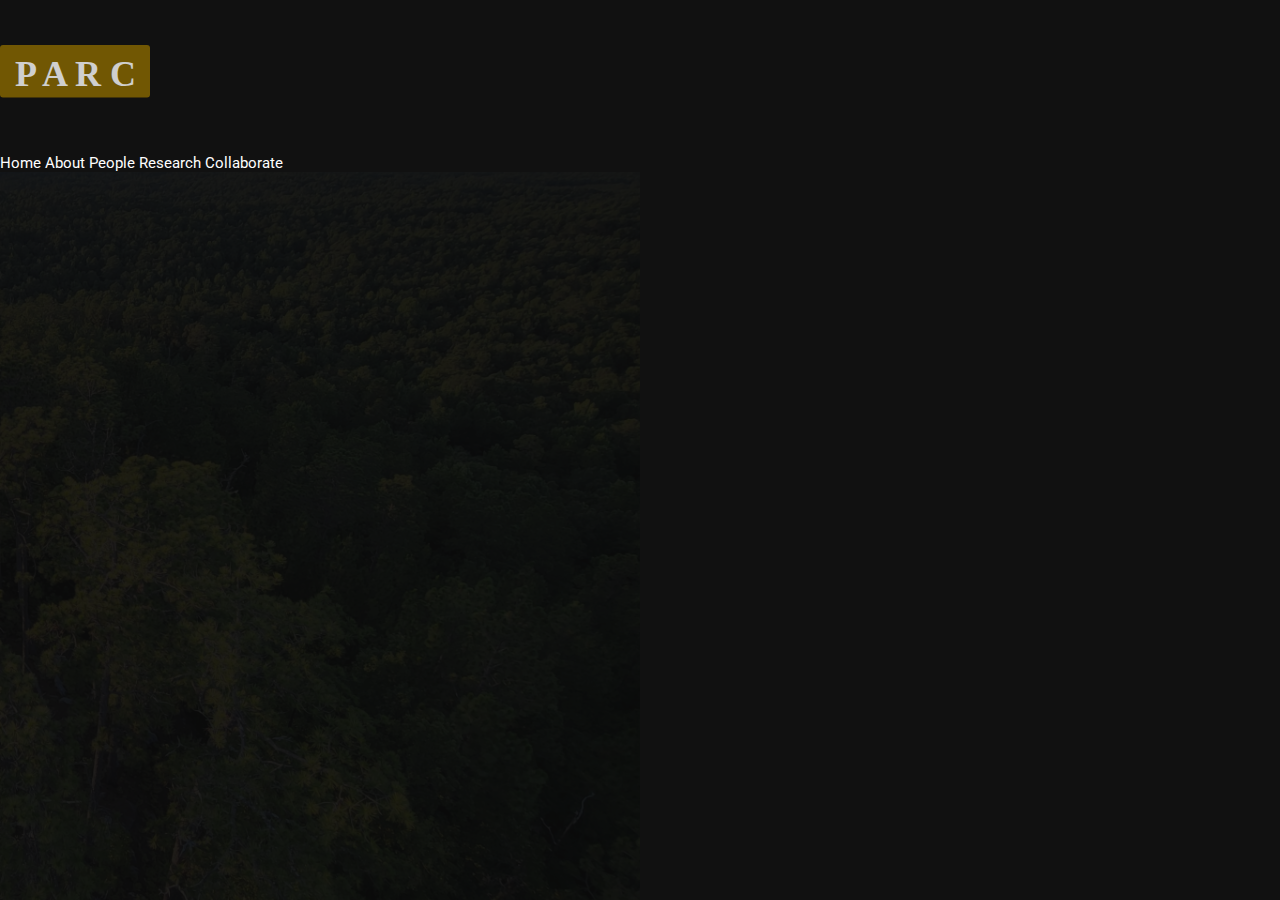
<file: research.html>
<!doctype html>
<html lang="en">
<head>
  <meta charset="UTF-8" />
  <meta name="viewport" content="width=device-width, initial-scale=1.0" />
  <title>Project</title>
  <link href="https://fonts.googleapis.com/css?family=Roboto:100,300,400,500,700|Material+Icons" rel="stylesheet">
  <link href="css/slides.css" rel="stylesheet" />
</head>

<body class="slides horizontal simplifiedMobile animated resources-page">

  <!-- ===== SVG LOGO ===== -->
  <svg xmlns="http://www.w3.org/2000/svg" style="display:none">
    <symbol id="logo" viewBox="0 0 400 120" preserveAspectRatio="xMidYMid meet">
      <rect x="0" y="20" width="200" height="70" fill="#896900" rx="4" />
      <text x="20" y="75" fill="#fff" font-family="Baskerville, 'Baskerville Old Face', serif" font-weight="700" font-size="48">
        P A R C
      </text>
    </symbol>
  </svg>

  <!-- ===== HEADER / NAVIGATION ===== -->
  <header class="banner">
    <div class="banner-inner">
      <a href="https://parccommons.org" class="logo-link">
        <svg class="banner-logo"><use xlink:href="#logo"></use></svg>
      </a>
      <nav class="nav-links">
        <a href="index.html">Home</a>
        <a href="about.html">About</a>
        <a href="people.html">People</a>
        <a href="resources.html">Research</a>
        <a href="research.html">Collaborate</a>
      </nav>
    </div>
  </header>

  <!-- ===== HERO SECTION ===== -->
  <section class="slide fade-6 kenBurns">
    <div class="background" style="background-image:url('assets/img/background/PARC_wide.jpg')"></div>
    <div class="content">
      <!-- ===== TOP SPLIT SECTION ===== -->
      <div class="container two-column">
        <!-- LEFT HALF -->
        <div class="half left">
          <h1 class="ae-2 huge fromAbove margin-bottom-2" style="font-size: 3vw;">
            More Info Coming Soon!
          </h1>
        </div>
      </div>
      </div>
  </section>

</body>
</html>
</file>
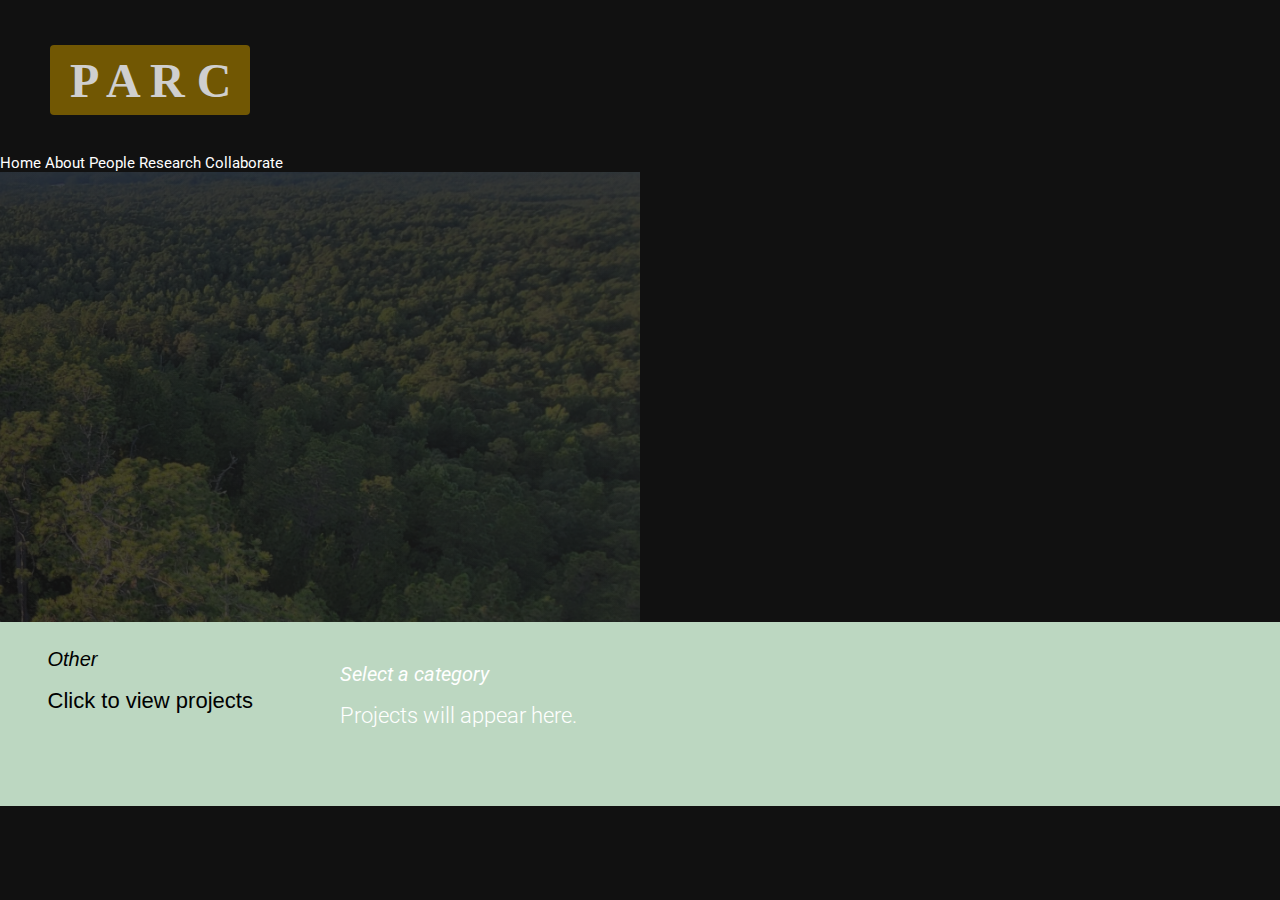
<file: resources.html>
<!doctype html>
<html lang="en">
<head>
  <meta charset="UTF-8" />
  <meta name="viewport" content="width=device-width, initial-scale=1.0" />
  <title>PARC Resources</title>

  <link href="https://fonts.googleapis.com/css?family=Roboto:100,300,400,500,700|Material+Icons" rel="stylesheet">
  <link href="css/slides.css" rel="stylesheet" />
  <link rel="stylesheet" href="css/index_custom.css">

  <style>
    /* Ensure the 2-pane behavior exists even if other CSS changes */
    .library-layout {
      display: flex;
      gap: 18px;
      align-items: flex-start;
      padding: 18px 0;
    }

    .library-left {
      flex: 0 0 260px; /* narrow left rail like your sketch */
    }

    .library-right {
      flex: 1 1 auto;
      min-width: 0;
    }

    .category-list {
      display: flex;
      flex-direction: column;
      gap: 14px;
    }

    /* Category buttons: keep card styling, but allow full-width tiles */
    .category-btn {
      width: 100%;
      border: none;
      padding: 0;
      background: transparent;
      cursor: pointer;
      text-align: left;
    }

    /* Make the category tiles gold-filled by default (matches your screenshot) */
    .category-btn .project-box {
      background: rgba(137, 105, 0, 0.92);
      color: #fff;
    }
    .category-btn .project-box h3,
    .category-btn .project-box p {
      color: #fff;
    }

    /* Active: more obvious than outline */
    .category-btn.is-active .project-box {
      background: rgba(137, 105, 0, 1);
      box-shadow:
        0 0 0 2px rgba(255, 215, 100, 0.40),
        0 12px 34px rgba(0, 0, 0, 0.35);
      transform: translateY(-1px);
    }

    /* Projects layout */
    .projects-row {
      display: flex;
      gap: 14px;
      flex-wrap: wrap;
      align-items: stretch;
    }
    .projects-row .project-box {
      flex: 1 1 260px;
    }

    .projects-empty {
      padding: 14px;
    }

    /* Mobile: stack */
    @media (max-width: 900px) {
      .library-layout { flex-direction: column; }
      .library-left { flex: 1 1 auto; width: 100%; }
    }
  </style>
</head>

<body class="slides horizontal simplifiedMobile animated">
  <svg xmlns="http://www.w3.org/2000/svg" style="display:none;">
    <symbol id="logo" viewBox="-50 -10 300 120" preserveAspectRatio="xMidYMid meet">
      <rect x="0" y="20" width="200" height="70" fill="#896900" rx="4" />
      <text x="20" y="72" fill="#fff" font-family="Baskerville, 'Baskerville Old Face', serif" font-weight="700" font-size="48">
        P A R C
      </text>
    </symbol>
  </svg>

  <!-- ===== HEADER / NAVIGATION ===== -->
  <header class="banner">
    <div class="banner-inner">
      <a href="https://parccommons.org" class="logo-link">
        <svg class="banner-logo"><use xlink:href="#logo"></use></svg>
      </a>
      <nav class="nav-links">
        <a href="index.html">Home</a>
        <a href="about.html">About</a>
        <a href="people.html">People</a>
        <a href="resources.html">Research</a>
        <a href="research.html">Collaborate</a>
      </nav>
    </div>
  </header>

  <!-- ===== HERO / TITLE ===== -->
  <section class="slide hero-banner fade-6 kenBurns">
    <div class="background" style="background-image:url('assets/img/background/PARC_narrow.jpg')"></div>

    <div class="overlay">
      <div class="block" style="margin-top: 5%;">
        <h1 style="text-align: left;">PARC Resources</h1>
      </div>
    </div>
  </section>

  <!-- ===== MAIN CONTENT STRIP ===== -->
  <section class="action-banner">
    <div class="container">
      <div class="library-layout" id="project-library">
        <!-- LEFT: categories -->
        <div class="library-left">
          <div id="category-list" class="category-list"></div>
        </div>

        <!-- RIGHT: projects -->
        <div class="library-right">
          <div id="projects-panel"></div>
        </div>
      </div>
    </div>
  </section>

  <!-- Data-driven renderer (reads assets/json/projects.json) -->
  <script src="js/resources.js"></script>
</body>
</html>
</file>
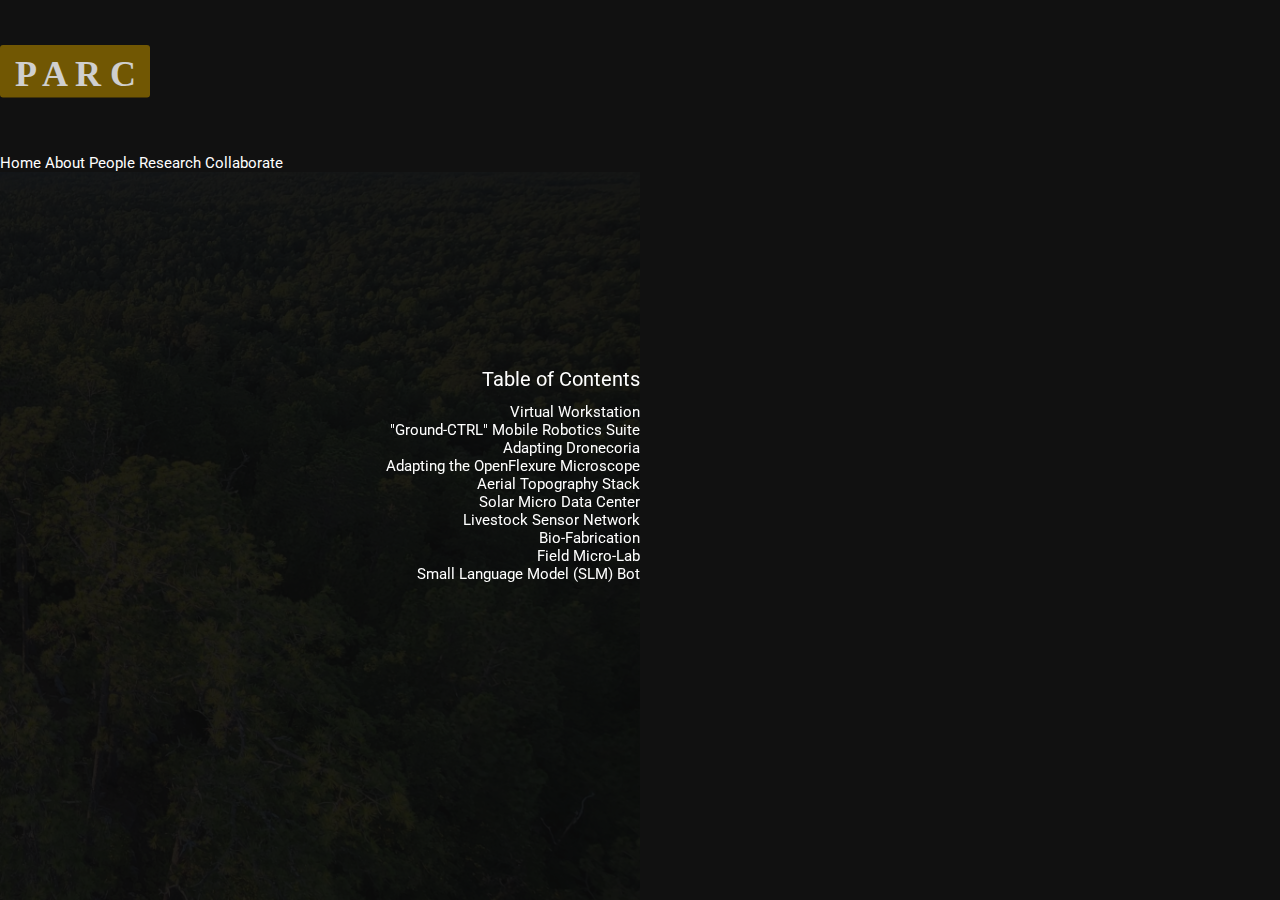
<file: resources_bkp.html>
<!doctype html>
<html lang="en">
<head>
  <meta charset="UTF-8" />
  <meta name="viewport" content="width=device-width, initial-scale=1.0" />
  <title>PARC Research</title>
  <link href="https://fonts.googleapis.com/css?family=Roboto:100,300,400,500,700|Material+Icons" rel="stylesheet">
  <link href="css/slides.css" rel="stylesheet" />
</head>


<body class="slides horizontal simplifiedMobile animated resources-page">

  <!-- ===== SVG LOGO ===== -->
  <svg xmlns="http://www.w3.org/2000/svg" style="display:none">
    <symbol id="logo" viewBox="0 0 400 120" preserveAspectRatio="xMidYMid meet">
      <rect x="0" y="20" width="200" height="70" fill="#896900" rx="4" />
      <text x="20" y="75" fill="#fff" font-family="Baskerville, 'Baskerville Old Face', serif" font-weight="700" font-size="48">
        P A R C
      </text>
    </symbol>
  </svg>

  <!-- ===== HEADER / NAVIGATION ===== -->
  <header class="banner">
    <div class="banner-inner">
      <a href="https://parccommons.org" class="logo-link">
        <svg class="banner-logo"><use xlink:href="#logo"></use></svg>
      </a>
      <nav class="nav-links">
        <a href="index.html">Home</a>
        <a href="about.html">About</a>
        <a href="people.html">People</a>
        <a href="resources.html">Research</a>
        <a href="project_pending.html">Collaborate</a>
      </nav>
    </div>
  </header>

  <!-- ===== HERO SECTION ===== -->
  <section class="slide fade-6 kenBurns">
    <div class="background" style="background-image:url('assets/img/background/PARC_wide.jpg')"></div>

    <div class="content">
      <!-- ===== TOP SPLIT SECTION ===== -->
      <div class="container two-column">
        <!-- LEFT HALF -->
        <div class="half left">
          <h1 class="ae-2 huge fromAbove margin-bottom-2" style="font-size: 3vw;">
            PARC Research
          </h1>
          <p class="margin-bottom-2 ae-1 tagline">
            <span class="opacity-10" style="font-family:Georgia, 'Times New Roman', Times, serif; font-size: 1.5vw;">
              Browse Free & Open Research <br>
              Hover To Learn More About Each Project <br>
              Click To Access Project Files & Documentation
            </span>
          </p>
        </div>

        <!-- RIGHT HALF — DYNAMIC TABLE OF CONTENTS -->
        <div class="half right toc" id="toc">
          <h3>Table of Contents</h3>
          <ul id="toc-list">
            <!-- Populated automatically -->
          </ul>
        </div>
      </div>

      <div class="container">
        <h2 style="text-align: left;">Project Library</h2>
      </div>
      
      <!-- ===== PROJECT GRID ===== -->
      <div class="container project-grid" id="project-grid">

        <a href="project_pending.html" id="virtual-workstation" class="project-box">
          <h3><i>Virtual Workstation</i></h3>
          <p>Cloud-based linux environment accessible from anywhere. Includes open datasets, cloud-based modeling, and reproducible workflows.</p>
        </a>

        <a href="project_pending.html" id="ground-ctrl" class="project-box">
          <h3><i>"Ground-CTRL"</i> Mobile Robotics Suite</h3>
          <p>Data-backed ROS2 control stack for agricultural mobile robots. Built to interoperate with PARC’s aerial and sensing systems.</p>
        </a>

        <a href="project_pending.html" id="dronecoria" class="project-box">
          <h3>Adapting <i>Dronecoria</i></h3>
          <p>Reproducing and adapting the open-source Dronecoria platform for ecological intervention with onboard sensing and flight analytics.</p>
        </a>

        <a href="https://github.com/PubInv/librecorder" id="openflexure" class="project-box">
          <h3>Adapting the <i>OpenFlexure Microscope</i></h3>
          <p>Reproducing and adapting the OpenFlexure microscope for field-based agricultural diagnostics with smartphone capture and spectrometry.</p>
        </a>

        <a href="project_pending.html" id="aerial-topo" class="project-box">
          <h3><i>Aerial Topography Stack</i></h3>
          <p>Lightweight aerial mapping suite using open photogrammetry tools for terrain modeling and precision land-use planning.</p>
        </a>

        <a href="project_pending.html" id="solar-micro" class="project-box">
          <h3><i>Solar Micro Data Center</i></h3>
          <p>Modular, solar-powered computing cluster for off-grid data collection and edge analytics using open, low-power hardware.</p>
        </a>

        <a href="project_pending.html" id="livestock-sensors" class="project-box">
          <h3><i>Livestock Sensor Network</i></h3>
          <p>Wearable LoRaWAN-based network for herd monitoring and distributed telemetry analytics.</p>
        </a>

        <a href="project_pending.html" id="biofab" class="project-box">
          <h3><i>Bio-Fabrication</i></h3>
          <p>Adaptation of open biomanufacturing technologies for decentralized agricultural production and bio-fertilizer synthesis.</p>
        </a>

        <a href="project_pending.html" id="field-lab" class="project-box">
          <h3>Field Micro-Lab</h3>
          <p>Mobile laboratory platform integrating open-source microscopy, spectrometry, and soil/forage diagnostics for field use.</p>
        </a>

        <a href="project_pending.html" id="field-lab" class="project-box">
          <h3><i>Small Language Model (SLM) Bot</i></h3>
          <p>Ethical AI use can be achieved with well-scoped, sustainably resourced small language models (SLMs). 
            PARC's SLM Bot is a prototype chatbot built on open-source models, fine-tuned for agricultural and rural development contexts.
            See how we deploy the bot in Discord.
          </p>
        </a>


      </div>
    </div>
  </section>

  <!-- ===== AUTO-GENERATE TABLE OF CONTENTS SCRIPT ===== -->
  <script>
    document.addEventListener("DOMContentLoaded", () => {
      const tocList = document.getElementById("toc-list");
      const projects = document.querySelectorAll(".project-box");

      projects.forEach(box => {
        const titleEl = box.querySelector("h3");
        if (titleEl && box.id) {
          const li = document.createElement("li");
          const link = document.createElement("a");
          link.href = `#${box.id}`;
          link.textContent = titleEl.textContent.replace(/\s+/g, " ").trim();
          li.appendChild(link);
          tocList.appendChild(li);
        }
      });

      // Optional: highlight current section in ToC
      const links = tocList.querySelectorAll("a");
      const observer = new IntersectionObserver(entries => {
        entries.forEach(entry => {
          if (entry.isIntersecting) {
            links.forEach(link => link.classList.remove("active"));
            const active = tocList.querySelector(`a[href="#${entry.target.id}"]`);
            if (active) active.classList.add("active");
          }
        });
      }, { rootMargin: "-50% 0px -40% 0px", threshold: 0.1 });

      projects.forEach(project => observer.observe(project));
    });
  </script>
</file>
<file: css/slides.css>
@charset "UTF-8";
/*  
                                           
   _____ _       _              _____  _____ _____ 
  / ___/| (•)   | |           / ____// ____/ ____/  v 4.0.5
 | (___ | |_  __| | ___ ____ | |    | (___| (___  
  \___ \| | |/ _` |/ _ / __/ | |     \___ \ ___ \ 
  ____) | | | (_| |  __\__ \ | |____ ____) |___) |
 /_____/|_|_|\__,_|\___/___/  \_____/_____/_____/                               
                                            
                                            
This file contains styles required for the proper functionality and display
of your Slides Project.

https://designmodo.com/slides/ 

*/
/* CSS RESET */
html, body, div, span, applet, object, iframe, h1, h2, h3, h4, h5, h6, p, hr, blockquote, pre, a, abbr, acronym, address, big, cite, code, del, dfn, em, img, ins, kbd, q, s, samp, small, strike, strong, sub, sup, tt, var, b, u, i, center, dl, dt, dd, ol, ul, li, fieldset, form, label, legend, table, caption, tbody, tfoot, thead, tr, th, td, article, aside, canvas, details, embed, figure, figcaption, footer, header, hgroup, menu, nav, output, ruby, section, summary, time, mark, audio, video {
  border: 0;
  vertical-align: baseline;
  margin: 0;
  padding: 0;
}

article, aside, details, figcaption, figure, footer, header, hgroup, menu, nav, section {
  display: block;
}

ol, ul, li {
  list-style: none;
}

blockquote, q {
  quotes: none;
}

blockquote:before, blockquote:after, q:before, q:after {
  content: none;
}

table {
  border-collapse: collapse;
  border-spacing: 0;
}

b, strong {
  font-weight: 600;
}

html {
  position: static !important;
  top: 0 !important;
  box-sizing: border-box;
}

*, *:before, *:after {
  box-sizing: inherit;
}

/***
 *      __  __              
 *     |  \/  |     ( )      
 *     | \  / | __ _ _ _ __  
 *     | |\/| |/ _` | | '_ \ 
 *     | |  | | (_| | | | | |
 *     |_|  |_|\__,_|_|_| |_|
 *                           
 *                           
 */
html {
  margin: 0;
  padding: 0;
  overflow: hidden;
  -webkit-backface-visibility: hidden;
  backface-visibility: hidden;
}

body {
  position: absolute;
  width: 100%;
  height: 100%;
}

html, body {
  max-width: 100%;
  overflow-x: hidden;
  -webkit-tap-highlight-color: transparent;
}

html.scrollable,
html.scrollable body {
  overflow-y: auto;
  -webkit-overflow-scrolling: touch;
}

img {
  max-width: 100%;
  display: inline-block;
}
img.round {
  border-radius: 999px;
}
img.rounded {
  border-radius: 6px;
}

.slides {
  color: #fff;
  fill: #fff;
  font-family: "Roboto", sans-serif;
  -webkit-hyphens: none;
      -ms-hyphens: none;
          hyphens: none;
  background: #111;
  -webkit-font-smoothing: antialiased;
}

.slides.bodyWhite {
  background: #fff;
}

.slides.desktopSwipe {
  cursor: -webkit-grab;
}

.slides.desktopSwipe:active {
  cursor: -webkit-grabbing;
}

.slides.desktopSwipe .slide .container .wrap {
  cursor: inherit;
}

/* typography */
a {
  cursor: pointer;
  color: inherit;
  text-decoration: none;
  transition: 0.35s;
}
a.underline {
  text-decoration: underline;
}
a:hover {
  transition: 0.15s;
  opacity: 0.8;
}

h1, .h1 {
  font-size: 42px;
  line-height: 1.285;
  font-weight: 300;
  margin-bottom: 20px;
  letter-spacing: -0.036em;
}
h1.big, .h1.big {
  font-size: 58px;
  line-height: 1;
  font-weight: 100;
}
h1.huge, .h1.huge {
  font-size: 64px;
  line-height: 1.218751;
  letter-spacing: -0.04em;
  margin-bottom: 40px;
  font-weight: 100;
}
h1.small, .h1.small {
  font-size: 46px;
}
h1.micro, .h1.micro {
  font-size: 34px;
}

h2,
.h2 {
  font-size: 35px;
  line-height: 1.17;
  margin-bottom: 15px;
  font-weight: 400;
}
h2.uppercase,
.h2.uppercase {
  letter-spacing: 0.2em !important;
}
h2.small,
.h2.small {
  font-size: 28px;
}
h2.micro,
.h2.micro {
  font-size: 19px;
}
h2.huge,
.h2.huge {
  font-size: 42px;
}

h3,
.h3 {
  font-size: 20px;
  margin-bottom: 12px;
  font-weight: 400;
}
h3.large,
.h3.large {
  font-size: 32px;
}
h3.big,
.h3.big {
  font-size: 24px;
}
h3.small,
.h3.small {
  font-size: 20px;
}
h3.micro,
.h3.micro {
  font-size: 16px;
}
h3 + h1,
h3 + .h1,
.h3 + h1,
.h3 + .h1 {
  margin-top: 30px;
}

h4,
.h4 {
  font-size: 18px;
  margin-bottom: 10px;
}

h5,
.h5 {
  font-size: 16px;
}

h6,
.h6 {
  font-size: 14px;
}

p,
.p,
blockquote {
  font-size: 22px;
  line-height: 1.6363636364;
  margin-bottom: 30px;
  font-weight: 300;
}
p.hero,
.p.hero,
blockquote.hero {
  font-size: 28px;
  line-height: 1.5;
  margin-bottom: 25px;
}
p.large,
.p.large,
blockquote.large {
  font-size: 32px;
  line-height: 1.4;
}
p.small,
.p.small,
blockquote.small {
  font-size: 18px;
  line-height: 1.36;
  margin-bottom: 20px;
}
p.tiny,
.p.tiny,
blockquote.tiny {
  font-size: 16px;
  line-height: 1.625;
  margin-bottom: 12px;
  font-weight: 400;
}
p.micro,
.p.micro,
blockquote.micro {
  font-size: 14px;
  line-height: 1.5714;
  margin-bottom: 20px;
  margin-top: 2px;
}

blockquote {
  padding-left: 2em;
  border-left: 2px solid;
}

small {
  font-size: 17px;
  line-height: 1.3;
}
small .small {
  font-size: 14px;
  line-height: 1.28;
}

/* bullets */
.list.circle li {
  list-style-type: circle;
}
.list.disc li {
  list-style-type: disc;
}
.list.square li {
  list-style-type: square;
}

@media (max-width: 1023px) {
  h1,
  .h1,
  h1.huge,
  .h1.huge,
  h1.big,
  .h1.big {
    font-size: 40px;
    margin-bottom: 20px;
  }

  p.hero {
    font-size: 22px;
  }

  h1.small,
  .h1.small {
    font-size: 32px;
  }

  .mobileCrop {
    margin: 0 !important;
  }

  .mobileCropBottom {
    margin-bottom: 0 !important;
  }

  .mobileCropTop {
    margin-top: 0 !important;
  }

  .mobileCropLeft {
    margin-left: 0 !important;
  }

  .mobileCropRight {
    margin-right: 0 !important;
  }
}
@media (max-width: 319px) {
  h1.huge,
  .h1.huge,
  h1.big,
  .h1.big {
    font-size: 32px;
  }
}
/* buttons */
.button {
  display: inline-block;
  border-radius: 4px;
  padding: 16px 24px 17px;
  color: #fff;
  border: none;
  outline: none;
  text-decoration: none;
  background: #202020;
  font-size: 16px;
  font-weight: 500;
  text-align: center;
  vertical-align: top;
  cursor: pointer;
  overflow: hidden;
  -webkit-backface-visibility: hidden;
          backface-visibility: hidden;
  letter-spacing: normal !important;
  position: relative;
  white-space: nowrap;
  -webkit-transform: translate3d(0, 0, 0);
          transform: translate3d(0, 0, 0);
  box-shadow: 0 1px 4px rgba(0, 0, 0, 0.1), 0 2px 4px rgba(0, 0, 0, 0.1);
  -webkit-appearance: none;
  margin-bottom: 10px;
  transition: 0.3s;
  -webkit-user-select: none !important;
     -moz-user-select: none !important;
      -ms-user-select: none !important;
          user-select: none !important;
}
.slide .button, .popup .button {
  margin-left: 5px;
  margin-right: 5px;
}
.slide .button.small, .popup .button.small {
  margin-left: 4px;
  margin-right: 4px;
}
.button.wide {
  margin-left: 0 !important;
  margin-right: 0 !important;
}
.button .material-icons {
  vertical-align: bottom;
  margin-top: -5px;
  margin-bottom: -2px;
  margin-right: 8px;
  -webkit-user-select: none !important;
     -moz-user-select: none !important;
      -ms-user-select: none !important;
          user-select: none !important;
}
.button .material-icons.small {
  font-size: 18px;
  margin: 0px 6px 0px 0px;
}
.button .material-icons.right {
  margin-left: 11px;
  margin-right: 0px;
}
.button svg {
  width: 22px;
  height: 22px;
  margin-top: -3px;
  top: 2px;
  vertical-align: bottom;
  margin-right: 14px;
  pointer-events: none !important;
  position: relative;
}
.button svg * {
  pointer-events: none !important;
}
.button svg.right {
  margin-right: 0;
  margin-left: 14px;
}
.button.actionButton {
  display: inline-block;
  height: 42px;
  width: 42px;
  padding: 12px;
  border-radius: 25px;
  z-index: 999;
  background: rgba(0, 0, 0, 0.3);
  line-height: 1;
  box-shadow: 0 0 0 1px rgba(255, 255, 255, 0.05);
  cursor: pointer;
  -ms-touch-action: manipulation;
  touch-action: manipulation;
  vertical-align: top;
}
.button.actionButton svg {
  width: 18px;
  height: 18px;
}
.button.actionButton .material-icons {
  margin: 0;
  position: relative;
  left: -3px;
  top: -3px;
  font-size: 24px;
}
.button.actionButton.big {
  width: 50px;
  height: 50px;
  padding: 16px;
}
.button.actionButton.big .material-icons {
  font-size: 24px;
}
.button.actionButton.big svg {
  width: 22px;
  height: 22px;
  left: -2px;
  top: 0px;
}
.button.actionButton.stroke {
  box-shadow: none;
  padding: 10px;
}
.button.actionButton:hover:not(:active) {
  -webkit-transform: translateY(0) !important;
          transform: translateY(0) !important;
}
.button.actionButton.rounded {
  border-radius: 6px;
}
.button.actionButton svg, .slide.whiteSlide .button.actionButton svg {
  fill: #fff;
}
.button.actionButton.sound [class*="sound-"] {
  position: absolute;
  opacity: 0;
  transition: 0.5s;
  left: 13px;
  top: 16px;
}
.button.actionButton.sound.stroke [class*="sound-"] {
  left: 11px;
  top: 14px;
}
.button.actionButton.sound.playing .sound-on, .button.actionButton.sound:not(.playing) .sound-off {
  opacity: 1;
}
.button.actionButton.transparent {
  background-color: transparent;
}
.button:hover {
  box-shadow: 0 6px 7px 0 rgba(0, 0, 0, 0.15), 0 0px 5px 0px rgba(0, 0, 0, 0.1);
  opacity: 1;
  -webkit-transform: translateY(-2px) !important;
          transform: translateY(-2px) !important;
  transition: 0.35s !important;
}
.button:hover:after {
  opacity: .5;
}
.button:active {
  box-shadow: 0 3px 6px 0 rgba(0, 0, 0, 0.1), 0 0px 10px 0 rgba(0, 0, 0, 0.1), 0 1px 4px -1px rgba(0, 0, 0, 0.1);
  -webkit-transform: translateY(0px) !important;
          transform: translateY(0px) !important;
  transition: 0.35s !important;
}
.button:active:after {
  opacity: 1;
}
.button.uppercase {
  font-size: 15px;
  font-weight: 700;
  padding-top: 17px;
  padding-bottom: 17px;
}
.button.lowercase {
  text-transform: lowercase;
  letter-spacing: 0em;
  font-weight: 300;
}
.button.round {
  border-radius: 99px;
  padding-left: 28px;
  padding-right: 28px;
}
.button.rounded {
  border-radius: 6px;
}
.button.rectangular {
  border-radius: 1px;
}
.button.square {
  border-radius: 0px;
}
.button.stroke {
  color: #202020;
  border: 2px solid;
  background-color: transparent !important;
  padding: 14px 22px 15px;
}
.slide.whiteSlide .button.stroke {
  color: #202020;
}
.button.stroke.round {
  padding-left: 26px;
  padding-right: 26px;
}
.button.stroke.uppercase {
  padding-top: 15px;
  padding-bottom: 15px;
}
.button.stroke.uppercase svg {
  margin-bottom: -2px;
}
.button.stroke.uppercase.small {
  padding: 11px 15px;
}
.button.stroke.small {
  border: 1px solid;
  padding-top: 9px;
  padding-bottom: 9px;
}
@media (min-width: 768px) {
  .button.stroke.big {
    padding: 19px 30px;
  }
  .button.stroke.big.uppercase {
    padding-top: 21px;
    padding-bottom: 21px;
  }
}
.button.stroke:not(.flat):hover {
  box-shadow: inset 0 -100px 0 rgba(41, 41, 41, 0.05), 0 4px 6px 0 rgba(0, 0, 0, 0.1), 0 1px 10px 0 rgba(0, 0, 0, 0.1), 0 2px 4px -1px rgba(0, 0, 0, 0.1);
}
.button.flat:not(:hover) {
  box-shadow: none;
}
.button:not(.stroke) svg {
  fill: #fff;
}
.button.small {
  font-size: 15px;
  font-weight: 500;
  padding: 10px 16px 10px;
}
.button.small .material-icons {
  vertical-align: bottom;
  position: relative;
  font-size: 20px;
  margin-right: 8px;
  bottom: 1px;
}
.button.small .material-icons.right {
  margin-left: 8px;
  margin-right: 0px;
}
.button.small svg {
  width: 18px;
  height: 18px;
  margin-right: 10px;
  top: 0px;
}
.button.small svg.right {
  margin-right: 0;
  margin-left: 10px;
}
.button.small.round {
  padding-left: 18px;
  padding-right: 18px;
}
.button.small.rounded {
  border-radius: 6px;
}
.button.small.uppercase {
  font-size: 12px;
  padding: 12px 16px;
  letter-spacing: 0.125em;
}
.button.small.uppercase.round {
  padding-left: 19px;
  padding-right: 19px;
}
@media (min-width: 768px) {
  .button.big {
    font-size: 20px;
    padding: 21px 32px 21px;
  }
  .button.big.round {
    padding-left: 36px;
    padding-right: 36px;
  }
  .button.big.rounded {
    border-radius: 7px;
  }
  .button.big.uppercase {
    font-size: 17px;
    padding: 23px 32px;
  }
  .button.big.uppercase.round {
    padding-left: 36px;
    padding-right: 36px;
  }
  .button.big .material-icons {
    vertical-align: bottom;
    margin-right: 16px;
    font-size: 30px;
  }
  .button.big .material-icons.right {
    margin-left: 16px;
    margin-right: 0px;
  }
  .button.big svg {
    width: 27px;
    height: 27px;
    margin-right: 16px;
    top: 1px;
  }
  .button.big svg.right {
    margin-right: 0;
    margin-left: 16px;
  }
}
.button.empty {
  padding: 0 !important;
  background-color: transparent !important;
  font-size: 0 !important;
  margin: 0;
  box-shadow: none;
}
.button.hollow {
  padding: 0 !important;
  background-color: transparent !important;
  font-size: 0 !important;
  box-shadow: none !important;
}
.button.hollow svg {
  margin: 0;
}
.button.shade {
  position: relative;
}
.button.shade:after {
  content: "";
  position: absolute;
  top: 0;
  left: 0;
  width: 100%;
  height: 100%;
  background: #292929;
  opacity: 0;
  transition: 0.25s;
}
.button.shade:hover:after {
  opacity: 0.15;
}
.button.shade:active:after {
  opacity: 0.2;
}
.button.play {
  width: 90px;
  height: 90px;
  border-radius: 50%;
  padding: 27px;
  margin-left: 0px;
  margin-right: 0px;
}
.button.play svg {
  fill: #fff;
  width: 35px;
  height: 36px;
  margin: 0;
}
.button.play.small {
  width: 60px;
  height: 60px;
  border-radius: 50%;
  padding: 20px 19px;
}
.button.play.small svg {
  fill: #fff;
  width: 23px;
  height: 23px;
}
.button.play:hover {
  -webkit-transform: scale(1.05);
          transform: scale(1.05);
}
.button.gradient {
  position: relative;
}
.button.gradient:before {
  content: "";
  position: absolute;
  top: 0;
  left: 0;
  width: 100%;
  height: 100%;
  background: linear-gradient(to bottom, #fff 0%, #000 100%);
  z-index: -1;
  opacity: 0.1;
}

.slide.whiteSlide .button.white:hover {
  box-shadow: 0 4px 6px 0 rgba(0, 0, 0, 0.1), 0 1px 10px 0 rgba(0, 0, 0, 0.1);
}
.slide.whiteSlide .button.white:hover:after {
  opacity: .3;
}

.roundButton {
  border-radius: 50px;
  height: 50px;
  width: 50px;
  padding: 14px;
  margin: 5px;
}
.roundButton svg {
  bottom: 2px;
}

@media (max-width: 319px) {
  .button.uppercase,
  .uppercase {
    letter-spacing: 0.07em;
  }
}
h1.uppercase, .h1.uppercase,
h2.uppercase, .h2.uppercase,
h3.uppercase, .h3.uppercase,
h4.uppercase, .h4.uppercase,
h5.uppercase, h5.uppercase,
p.uppercase, .p.uppercase,
.button.uppercase {
  letter-spacing: 0.125em !important;
  text-indent: -0.1em !important;
  font-weight: 700 !important;
}

/* stuff */
.material-icons {
  font-family: 'Material Icons';
  font-weight: normal;
  font-style: normal;
  font-size: 24px;
  /* Preferred icon size */
  display: inline-block;
  line-height: 1;
  text-transform: none;
  letter-spacing: normal;
  word-wrap: normal;
  white-space: nowrap;
  direction: ltr;
  -webkit-font-smoothing: antialiased;
  text-rendering: optimizeLegibility;
  -moz-osx-font-smoothing: grayscale;
  -webkit-font-feature-settings: 'liga';
          font-feature-settings: 'liga';
}
.material-icons.md-18 {
  font-size: 18px;
}
.material-icons.md-24 {
  font-size: 24px;
}
.material-icons.md-36 {
  font-size: 36px;
}
.material-icons.md-48 {
  font-size: 48px;
}

.slide.whiteSlide svg {
  fill: #202020;
}

.svgContainer,
.embedContainer {
  position: relative;
  width: 100%;
  height: 0;
  padding: 0;
}

.svgContainer svg.scale,
.embedContainer .scale {
  position: absolute;
  height: 100%;
  width: 100%;
  left: 0;
  top: 0;
}

.dots {
  font-size: 0;
}

.dot {
  padding: 7px;
  display: inline-block;
}
.dot:after {
  content: "";
  display: inline-block;
  width: 6px;
  height: 6px;
  background: #fff;
  border-radius: 50%;
  opacity: 0.5;
  transition: 0.25s;
}
.dot.big .dot:after {
  width: 14px;
  height: 14px;
}

.slide.whiteSlide .dot:after {
  background: #202020;
}

.dot:hover:after {
  -webkit-transform: scale(1.33333);
          transform: scale(1.33333);
  opacity: 1;
}

.dot:active:after,
.dot.selected:after {
  opacity: 1;
  -webkit-transform: scale(1.675);
          transform: scale(1.675);
}

.tabs {
  color: #fff;
  max-width: 260px;
  border-radius: 5px;
}
.tabs li {
  padding: 16px 20px;
  letter-spacing: 2.5px;
  font-size: 12px;
  transition: 0.15s;
  margin-top: -1px;
  border: 1px solid rgba(255, 255, 255, 0.3);
}
.tabs li:not(:last-child) {
  border-bottom: 0;
}
.tabs li:first-child {
  border-radius: 4px 4px 0 0;
}
.tabs li:last-child {
  border-radius: 0 0 4px 4px;
}
.tabs li.selected {
  background: #fff;
  color: #202020;
}

.slide.whiteSlide .tabs li {
  border-color: #e5e5e5;
  color: #202020;
}
.slide.whiteSlide .tabs li.selected {
  background: #202020;
  border-color: #202020;
  color: #fff;
}

.links li {
  font-size: 17px;
  letter-spacing: 0;
  padding: 4px 0;
}

/* forms */
.slides-form {
  font-size: 0;
  margin-top: -5px;
  font-family: inherit;
}
.slides-form button {
  font-family: inherit;
}
.slides-form textarea {
  max-height: 200px;
  max-width: 100%;
  min-height: 130px;
}
.slides-form textarea.d {
  border-radius: 15px !important;
}
.slides-form label, .slides-form .label {
  display: block;
  font-size: 14px;
  margin-top: 12px;
  margin-bottom: 2px;
}
.slides-form label.uppercase, .slides-form .label.uppercase {
  font-size: 14px;
}
.slides-form input[type="text"],
.slides-form input[type="name"],
.slides-form input[type="email"],
.slides-form input[type="password"],
.slides-form input[type="tel"],
.slides-form input[type="number"],
.slides-form textarea,
.slides-form select {
  font-family: inherit;
  background-color: #fff;
  position: relative;
  background: #fff;
  padding: 15px 16px 16px;
  border: none;
  font-size: 16px;
  color: #242424;
  outline: none;
  border-radius: 4px;
  width: 100%;
  -webkit-appearance: none;
  -moz-appearance: none;
  appearance: none;
  border: 1px solid rgba(0, 0, 0, 0.1);
  transition: 0.15s;
}
.slides-form input[type="text"].flat, .slides-form input[type="text"]:focus,
.slides-form input[type="name"].flat,
.slides-form input[type="name"]:focus,
.slides-form input[type="email"].flat,
.slides-form input[type="email"]:focus,
.slides-form input[type="password"].flat,
.slides-form input[type="password"]:focus,
.slides-form input[type="tel"].flat,
.slides-form input[type="tel"]:focus,
.slides-form input[type="number"].flat,
.slides-form input[type="number"]:focus,
.slides-form textarea.flat,
.slides-form textarea:focus,
.slides-form select.flat,
.slides-form select:focus {
  border-color: rgba(0, 0, 0, 0.2);
}
.slides-form input[type="text"]:hover,
.slides-form input[type="name"]:hover,
.slides-form input[type="email"]:hover,
.slides-form input[type="password"]:hover,
.slides-form input[type="tel"]:hover,
.slides-form input[type="number"]:hover,
.slides-form textarea:hover,
.slides-form select:hover {
  border-color: rgba(0, 0, 0, 0.2);
}
.slides-form input[type="text"]:focus,
.slides-form input[type="name"]:focus,
.slides-form input[type="email"]:focus,
.slides-form input[type="password"]:focus,
.slides-form input[type="tel"]:focus,
.slides-form input[type="number"]:focus,
.slides-form textarea:focus,
.slides-form select:focus {
  border-color: #2196F3;
  z-index: 10;
}
.slides-form input[type="text"]:focus::-webkit-input-placeholder,
.slides-form input[type="name"]:focus::-webkit-input-placeholder,
.slides-form input[type="email"]:focus::-webkit-input-placeholder,
.slides-form input[type="password"]:focus::-webkit-input-placeholder,
.slides-form input[type="tel"]:focus::-webkit-input-placeholder,
.slides-form input[type="number"]:focus::-webkit-input-placeholder,
.slides-form textarea:focus::-webkit-input-placeholder,
.slides-form select:focus::-webkit-input-placeholder {
  color: #242424;
  font-weight: 400;
  opacity: 0;
}
.slides-form input[type="text"]:focus:-moz-placeholder,
.slides-form input[type="name"]:focus:-moz-placeholder,
.slides-form input[type="email"]:focus:-moz-placeholder,
.slides-form input[type="password"]:focus:-moz-placeholder,
.slides-form input[type="tel"]:focus:-moz-placeholder,
.slides-form input[type="number"]:focus:-moz-placeholder,
.slides-form textarea:focus:-moz-placeholder,
.slides-form select:focus:-moz-placeholder {
  color: #242424;
  font-weight: 400;
  opacity: 0;
}
.slides-form input[type="text"]:focus::-moz-placeholder,
.slides-form input[type="name"]:focus::-moz-placeholder,
.slides-form input[type="email"]:focus::-moz-placeholder,
.slides-form input[type="password"]:focus::-moz-placeholder,
.slides-form input[type="tel"]:focus::-moz-placeholder,
.slides-form input[type="number"]:focus::-moz-placeholder,
.slides-form textarea:focus::-moz-placeholder,
.slides-form select:focus::-moz-placeholder {
  color: #242424;
  font-weight: 400;
  opacity: 0;
}
.slides-form input[type="text"]:focus:-ms-input-placeholder,
.slides-form input[type="name"]:focus:-ms-input-placeholder,
.slides-form input[type="email"]:focus:-ms-input-placeholder,
.slides-form input[type="password"]:focus:-ms-input-placeholder,
.slides-form input[type="tel"]:focus:-ms-input-placeholder,
.slides-form input[type="number"]:focus:-ms-input-placeholder,
.slides-form textarea:focus:-ms-input-placeholder,
.slides-form select:focus:-ms-input-placeholder {
  color: #242424;
  font-weight: 400;
  opacity: 0;
}
.slides-form input[type="text"].round,
.slides-form input[type="name"].round,
.slides-form input[type="email"].round,
.slides-form input[type="password"].round,
.slides-form input[type="tel"].round,
.slides-form input[type="number"].round,
.slides-form textarea.round,
.slides-form select.round {
  border-radius: 50px;
  padding-left: 22px;
  padding-right: 22px;
}
.slides-form input[type="text"].rounded,
.slides-form input[type="name"].rounded,
.slides-form input[type="email"].rounded,
.slides-form input[type="password"].rounded,
.slides-form input[type="tel"].rounded,
.slides-form input[type="number"].rounded,
.slides-form textarea.rounded,
.slides-form select.rounded {
  border-radius: 6px;
}
.slides-form input[type="text"]:after,
.slides-form input[type="name"]:after,
.slides-form input[type="email"]:after,
.slides-form input[type="password"]:after,
.slides-form input[type="tel"]:after,
.slides-form input[type="number"]:after,
.slides-form textarea:after,
.slides-form select:after {
  content: "";
  position: absolute;
  top: 0;
  left: 0;
  right: 0;
  bottom: 0;
  background: #fff;
}
@media (min-width: 768px) {
  .slides-form input[type="text"],
  .slides-form input[type="name"],
  .slides-form input[type="email"],
  .slides-form input[type="password"],
  .slides-form input[type="tel"],
  .slides-form input[type="number"],
  .slides-form textarea,
  .slides-form select {
    max-width: 300px;
  }
}
.slides-form input[type="text"]::-webkit-input-placeholder,
.slides-form input[type="name"]::-webkit-input-placeholder,
.slides-form input[type="email"]::-webkit-input-placeholder,
.slides-form input[type="password"]::-webkit-input-placeholder,
.slides-form input[type="tel"]::-webkit-input-placeholder,
.slides-form input[type="number"]::-webkit-input-placeholder,
.slides-form textarea::-webkit-input-placeholder,
.slides-form select::-webkit-input-placeholder {
  color: #242424;
  font-weight: 400;
  opacity: 0.5;
}
.slides-form input[type="text"]:-moz-placeholder,
.slides-form input[type="name"]:-moz-placeholder,
.slides-form input[type="email"]:-moz-placeholder,
.slides-form input[type="password"]:-moz-placeholder,
.slides-form input[type="tel"]:-moz-placeholder,
.slides-form input[type="number"]:-moz-placeholder,
.slides-form textarea:-moz-placeholder,
.slides-form select:-moz-placeholder {
  color: #242424;
  font-weight: 400;
  opacity: 0.5;
}
.slides-form input[type="text"]::-moz-placeholder,
.slides-form input[type="name"]::-moz-placeholder,
.slides-form input[type="email"]::-moz-placeholder,
.slides-form input[type="password"]::-moz-placeholder,
.slides-form input[type="tel"]::-moz-placeholder,
.slides-form input[type="number"]::-moz-placeholder,
.slides-form textarea::-moz-placeholder,
.slides-form select::-moz-placeholder {
  color: #242424;
  font-weight: 400;
  opacity: 0.5;
}
.slides-form input[type="text"]:-ms-input-placeholder,
.slides-form input[type="name"]:-ms-input-placeholder,
.slides-form input[type="email"]:-ms-input-placeholder,
.slides-form input[type="password"]:-ms-input-placeholder,
.slides-form input[type="tel"]:-ms-input-placeholder,
.slides-form input[type="number"]:-ms-input-placeholder,
.slides-form textarea:-ms-input-placeholder,
.slides-form select:-ms-input-placeholder {
  color: #242424;
  font-weight: 400;
  opacity: 0.5;
}
.slides-form textarea {
  font-weight: 400;
}
.slides-form textarea.round {
  border-radius: 25px;
}
.slides-form select {
  background-image: url('data:image/svg+xml;charset=UTF-8,<svg xmlns="http://www.w3.org/2000/svg" width="37" height="7"><path fill="#303030" d="M14.022 0l5.978 6 6-6z"	/></svg>');
  background-repeat: no-repeat;
  background-position: right;
  -webkit-appearance: none;
  -moz-appearance: none;
  appearance: none;
}
.slides-form input[type="text"],
.slides-form input[type="name"],
.slides-form input[type="email"],
.slides-form input[type="password"],
.slides-form input[type="tel"],
.slides-form input[type="number"],
.slides-form input[type="submit"],
.slides-form button[type="submit"],
.slides-form select,
.slides-form textarea {
  margin: 5px;
}
@media (max-width: 768px) {
  .slides-form input[type="text"],
  .slides-form input[type="name"],
  .slides-form input[type="email"],
  .slides-form input[type="password"],
  .slides-form input[type="tel"],
  .slides-form input[type="number"],
  .slides-form input[type="submit"],
  .slides-form button[type="submit"],
  .slides-form select,
  .slides-form textarea {
    margin-left: auto !important;
    margin-right: auto !important;
    width: 100%;
    display: block !important;
  }
}
.slides-form input[type="text"].wide,
.slides-form input[type="name"].wide,
.slides-form input[type="email"].wide,
.slides-form input[type="password"].wide,
.slides-form input[type="tel"].wide,
.slides-form input[type="submit"].wide,
.slides-form input[type="number"].wide,
.slides-form button[type="submit"].wide,
.slides-form select.wide,
.slides-form textarea.wide,
.slides-form label.wide {
  max-width: 100%;
  width: 100%;
  margin-left: 0 !important;
  margin-right: 0 !important;
}
@media (min-width: 769px) {
  .slides-form input.pair {
    width: 50% !important;
    max-width: 50% !important;
    border-top-right-radius: 0px !important;
    border-bottom-right-radius: 0px !important;
    margin-left: 0;
    margin-right: 0;
  }
  .slides-form input.pair + .pair {
    border-top-left-radius: 0px !important;
    border-bottom-left-radius: 0px !important;
    border-top-right-radius: 4px !important;
    border-bottom-right-radius: 4px !important;
    width: calc(50% + 1px) !important;
    max-width: calc(50% + 1px) !important;
    margin-left: -1px;
  }
}
.slides-form.center input, .slides-form.center textarea {
  text-align: center;
}

/***
 *       _____ _       _          
 *      / ___/| ( )   | |         
 *     | (___ | |_  __| | ________
 *      \___ \| | |/ _` |/ , / __/
 *      ____) | | | (_| |  __\__ \
 *     /_____/|_|_|\__,_|\___/___/
 *                                
 *                                
 */
.slide {
  position: fixed;
  width: 100%;
  height: 100%;
  background: #202020;
  color: #fff;
  z-index: 10;
  overflow: hidden;
}
.slide.active {
  -webkit-transform-style: preserve-3d;
          transform-style: preserve-3d;
  -webkit-backface-visibility: hidden;
  backface-visibility: hidden;
}
.mobile .slide {
  visibility: hidden;
}
.mobile .slide.active {
  visibility: visible;
}
.slide.whiteSlide {
  color: #202020;
  background: #fff;
}

.content {
  overflow: hidden;
  position: absolute;
  -webkit-backface-visibility: hidden;
          backface-visibility: hidden;
  top: 0;
  left: 0;
  width: 100%;
  height: 100%;
  z-index: 100;
  -webkit-overflow-scrolling: touch;
}
.content.scrollBar {
  overflow-y: auto;
}
.windows .defaultScroll .content {
  overflow: auto;
  overflow-x: hidden;
}
.mobile .content {
  overflow: auto;
  overflow-x: hidden;
  -webkit-overflow-scrolling: touch;
}

/* Background Fade */
.fade .content {
  background: rgba(0, 0, 0, 0.6);
}

/*default*/
.fade-1 .content {
  background: rgba(0, 0, 0, 0.1);
}

.fade-2 .content {
  background: rgba(0, 0, 0, 0.2);
}

.fade-3 .content {
  background: rgba(0, 0, 0, 0.3);
}

.fade-4 .content {
  background: rgba(0, 0, 0, 0.4);
}

.fade-5 .content {
  background: rgba(0, 0, 0, 0.5);
}

.fade-6 .content {
  background: rgba(0, 0, 0, 0.6);
}

.fade-7 .content {
  background: rgba(0, 0, 0, 0.7);
}

.fade-8 .content {
  background: rgba(0, 0, 0, 0.8);
}

.fade-9 .content {
  background: rgba(0, 0, 0, 0.9);
}

.whiteSlide[class*="fade"] .content {
  background: rgba(255, 255, 255, 0.85);
}

.container {
  display: table;
  table-layout: fixed;
  position: relative;
  width: 100%;
  height: 100%;
}
.container .wrap {
  display: table-cell;
  text-align: center;
  vertical-align: middle;
  overflow: hidden;
}
.container .wrap:not(.noSpaces), .container .wrap.spaceWrap,
.container .wrap .spaceWrap {
  padding: 120px calc(8% + 15px);
}
.container .wrap .overflowHidden {
  overflow: hidden;
}
.container .wrap * {
  -webkit-user-select: text;
  -moz-user-select: text;
  -ms-user-select: text;
  user-select: text;
}

.slide .background,
.popup .background {
  position: absolute;
  top: 0;
  left: 0;
  width: 100%;
  height: 100%;
  background-position: center;
  background-size: cover;
  -webkit-backface-visibility: hidden;
  backface-visibility: hidden;
}

.slide .background iframe,
.popup .background iframe {
  border: 0;
  position: absolute;
  top: 0;
  left: 0;
}

.slide:not(.youtube) .background iframe,
.popup:not(.youtube) .background iframe {
  width: 100%;
  height: 100%;
}

.fix-1-12 {
  max-width: 93px !important;
}

.fix-2-12 {
  max-width: 186px !important;
}

.fix-3-12 {
  max-width: 279px !important;
}

.fix-4-12 {
  max-width: 371px !important;
}

.fix-5-12 {
  max-width: 464px !important;
}

.fix-6-12 {
  max-width: 557px !important;
}

.fix-7-12 {
  max-width: 650px !important;
}

.fix-8-12 {
  max-width: 743px !important;
}

.fix-9-12 {
  max-width: 836px !important;
}

.fix-10-12 {
  max-width: 928px !important;
}

.fix-11-12 {
  max-width: 1021px !important;
}

.fix-12-12 {
  max-width: 1114px !important;
}

[class*='fix-'] {
  width: 100% !important;
  margin-left: auto !important;
  margin-right: auto !important;
  float: none;
}

.toLeft,
.toLeft[class*='fix-'] {
  margin-left: 0 !important;
  margin-right: auto !important;
}

.toRight,
.toRight[class*='fix-'] {
  margin-right: 0 !important;
  margin-left: auto !important;
  float: right;
}

.toCenter {
  margin-left: auto !important;
  margin-right: auto !important;
}

.popupTrigger,
.dropdownTrigger,
.sidebarTrigger {
  cursor: pointer;
}

.shiftImage {
  margin-top: -15%;
  margin-bottom: -100%;
}

.shiftImageVertical {
  margin-right: -100%;
  max-width: none;
}

.slide.video .background {
  overflow: hidden;
}

.slide.video .background video {
  position: absolute;
  top: 50%;
  left: 50%;
  min-width: 100%;
  min-height: 100%;
  width: auto;
  height: auto;
  z-index: -100;
  -webkit-transform: translateX(-50%) translateY(-50%);
          transform: translateX(-50%) translateY(-50%);
  background-size: cover;
}

.slide.video .background video::-webkit-media-controls {
  display: none !important;
}

.slide.video .background video::-webkit-media-controls-panel {
  display: none !important;
  -webkit-appearance: none;
}

.slide.video .background video::-webkit-media-controls-start-playback-button {
  display: none !important;
  -webkit-appearance: none;
}

html:not(.mobile) .slide.video .background[style] {
  background: none !important;
}

.mobile .slide.video .background[style] video {
  display: none;
}

.videoThumbnail {
  cursor: pointer;
  position: relative;
  font-size: 0;
  overflow: hidden;
  line-height: 0;
}
.videoThumbnail.rounded {
  border-radius: 6px;
}
.videoThumbnail:before {
  content: "";
  position: absolute;
  top: 0;
  left: 0;
  height: 100%;
  width: 100%;
  background: url("../assets/svg/video-icon.svg") no-repeat;
  background-position: center center;
  transition: 0.5s;
}
.videoThumbnail:not(.noTint):hover:after {
  background-color: rgba(0, 0, 0, 0.15);
}
.videoThumbnail:hover:before {
  -webkit-transform: scale(1.1);
          transform: scale(1.1);
  transition: 0.25s;
}
.videoThumbnail:active:before {
  opacity: 0.8;
}
.videoThumbnail.small {
  max-width: 200px;
  display: block;
}
.videoThumbnail.small:before {
  background-size: 44px;
}

.shadow,
.button.empty.shadow:hover {
  box-shadow: 0 10px 40px rgba(0, 0, 0, 0.2);
}

.pad {
  border-radius: 6px;
  padding: 10%;
  color: #202020;
  background: #fff;
  overflow: hidden;
  box-shadow: 0 1px 4px rgba(0, 0, 0, 0.1), 0 2px 4px rgba(0, 0, 0, 0.1);
}
.pad.shadow {
  box-shadow: 0 10px 40px rgba(0, 0, 0, 0.2);
}
.pad.shadow.stroke {
  background: transparent;
  transition: 0.15s;
  color: #fff;
}
.pad.shadow.stroke:hover {
  background: #fff;
  color: #202020;
  transition: 0.15s;
}
.pad.shadowHover {
  transition: 0.5s;
}
.pad.shadowHover:hover {
  box-shadow: 0 10px 40px rgba(0, 0, 0, 0.2);
}
.pad small {
  font-size: 15px;
  line-height: 1.45;
  margin: 15px 0;
}
@media (max-width: 767px) {
  .pad.collapse {
    background: inherit;
    color: inherit;
    border: none;
    padding: 0 !important;
    overflow: inherit;
    border-radius: 0;
    box-shadow: none;
    transition: 0s !important;
  }
  .pad.shadow {
    box-shadow: none;
  }
}

.resizing .equalElement {
  transition: 0s !important;
}

.hr {
  position: relative;
  height: 1px;
  width: 100%;
}

/* smaller than tablet landscape */
@media (max-width: 1023px) {
  .shiftImage {
    margin-top: 0 !important;
    margin-bottom: 0 !important;
  }

  .shiftImageVertical {
    margin-right: 0 !important;
    max-width: 100% !important;
  }
}
/* desktop and bigger */
@media (min-width: 1024px) {
  .hideForDesktop {
    display: none !important;
  }
}
/* tablet landscape and smaller */
@media (min-width: 1024px) {
  .showForDesktop {
    display: block !important;
  }
}
/* tablet landscape and smaller */
@media (max-width: 1024px) {
  .hideForTablet {
    display: none !important;
  }
}
/* tablet landscape and smaller */
@media (max-width: 1024px) {
  .showForTablet {
    display: block !important;
  }

  .showForTabletInline {
    display: inline !important;
  }
}
@media (max-width: 767px) {
  .hideForPhablet {
    display: none !important;
  }
}
/* tablet portrait and smaller */
@media (max-width: 768px) {
  .showForPhablet {
    display: block !important;
  }

  .showForPhabletInline {
    display: inline !important;
  }
}
/* phone portrait and smaller */
@media (max-width: 435px) {
  .hideForPhone {
    display: none !important;
  }
}
@media (max-width: 435px) {
  .showForPhone {
    display: block !important;
  }

  .showForPhoneInline {
    display: inline !important;
  }
}
/* show and hide for Mobile */
html.mobile .hideForMobile {
  display: none !important;
}

html.mobile .showForMobile {
  display: block !important;
}

html.mobile .showForMobileInline {
  display: inline !important;
}

.helpBubble {
  cursor: pointer;
}
.helpBubble:after {
  content: "?";
  font-size: 14px;
  width: 17px;
  height: 17px;
  line-height: 1.2;
  background: #202020;
  opacity: 0.3;
  color: #fff;
  border-radius: 50%;
  display: inline-block;
  margin-left: 4px;
  font-weight: 700;
  transition: 0.25s;
}
.helpBubble .helpMessage {
  background: rgba(255, 255, 255, 0.98);
  color: #202020;
  font-size: 16px;
  line-height: 1.625;
  position: absolute;
  z-index: 10;
  box-shadow: 0 1px 8px rgba(0, 0, 0, 0.07), 0 6px 8px rgba(0, 0, 0, 0.05);
  padding: 17px;
  text-align: left;
  bottom: 50%;
  margin-bottom: 5px;
  -webkit-transform: translateY(10px) scale(0.95);
          transform: translateY(10px) scale(0.95);
  transition: 0.25s;
  opacity: 0;
  pointer-events: none;
  color: rgba(48, 48, 48, 0.7);
}
.helpBubble .helpMessage strong {
  color: #303030;
}
.helpBubble:hover .helpMessage {
  pointer-events: all;
  -webkit-transform: translateY(0) scale(1);
          transform: translateY(0) scale(1);
  opacity: 1;
}
.helpBubble:hover:after {
  opacity: 1;
}

/***
 *      _____                 _     
 *     |  __ \               | |    
 *     | |__) __ _ _ __   ___| |____ 
 *     |  ___/ _` | '_ \ / _ | / __/
 *     | |  | (_| | | | |  __| \__ \
 *     |_|   \__,_|_| |_|\___|_/___/
 *                                  
 *                                  
 */
.panel {
  position: fixed;
  left: 0;
  width: 100%;
  padding: 10px 30px;
  z-index: 200;
  text-align: center;
  font-size: 16px;
  pointer-events: none;
  -webkit-backface-visibility: hidden;
  backface-visibility: hidden;
  -webkit-user-select: none;
     -moz-user-select: none;
      -ms-user-select: none;
          user-select: none;
  -webkit-transform: translate3d(0, 0, 0);
          transform: translate3d(0, 0, 0);
}
.panel.top {
  top: 0;
}
.panel.bottom {
  bottom: 0;
}
.panel.white {
  background: rgba(255, 255, 255, 0.975) !important;
  box-shadow: 0 1px 1px rgba(0, 0, 0, 0.07);
}
.panel.black {
  background-color: rgba(0, 0, 0, 0.8) !important;
  box-shadow: 0 1px 1px rgba(0, 0, 0, 0.07);
}
.animated .panel.top, .animateOnEvent .panel.top, .hidePanel-top .panel.top.hideOnScroll, .slides:not(.firstSlide) .panel.top.firstSlideOnly, .slides:not(.lastSlide) .panel.top.lastSlideOnly, .slides:not(.firstSlide):not(.lastSlide) .panel.top.firstAndLastSlidesOnly, .slides.lastSlide .panel.top.exceptLastSlide, .slides.firstSlide .panel.top.exceptFirstSlide {
  -webkit-transform: translate3d(0, -100%, 0);
          transform: translate3d(0, -100%, 0);
  opacity: 0;
}
.animated .panel.bottom, .animateOnEvent .panel.bottom, .hidePanel-bottom .panel.bottom.hideOnScroll, .slides:not(.lastSlide) .panel.bottom.lastSlideOnly, .slides:not(.firstSlide) .panel.bottom.firstSlideOnly, .slides:not(.firstSlide):not(.lastSlide) .panel.bottom.firstAndLastSlidesOnly, .slides.lastSlide .panel.bottom.exceptLastSlide, .slides.firstSlide .panel.bottom.exceptFirstSlide {
  -webkit-transform: translate3d(0, 100%, 0);
          transform: translate3d(0, 100%, 0);
  opacity: 0;
}
.page-loaded .animated .panel, .page-loaded .animateOnEvent .panel {
  transition: opacity 0.5s, padding 0.5s, -webkit-transform 0.5s;
  transition: transform 0.5s, opacity 0.5s, padding 0.5s;
  transition: transform 0.5s, opacity 0.5s, padding 0.5s, -webkit-transform 0.5s;
  -webkit-transform: translate3d(0, 0, 0);
          transform: translate3d(0, 0, 0);
  opacity: 1;
}
.slides.whiteSlide .panel {
  color: #202020;
}
.scroll .panel.hideOnScroll, .mobile .simplifiedMobile .panel.hideOnScroll {
  position: fixed;
}
.scroll .panel.hideOnScroll.top.hide, .mobile .simplifiedMobile .panel.hideOnScroll.top.hide {
  -webkit-transform: translateY(-100%) !important;
          transform: translateY(-100%) !important;
  opacity: 0;
}
.scroll .panel.hideOnScroll.bottom.hide, .mobile .simplifiedMobile .panel.hideOnScroll.bottom.hide {
  -webkit-transform: translateY(100%) !important;
          transform: translateY(100%) !important;
  opacity: 0;
}
.panel .sections {
  display: table;
  width: 100%;
  font-size: 0;
}
.panel .sections > div {
  display: table-cell;
  vertical-align: middle;
  text-align: center;
  width: 33.33333%;
  white-space: nowrap;
  font-size: 16px;
  height: 50px;
}
.panel .sections > div.auto {
  width: 0.1%;
}
.panel .sections > div * {
  pointer-events: all;
}
.panel .sections > div.left {
  text-align: left;
}
.panel .sections > div.left ul.crop {
  padding-left: 0;
}
.panel .sections > div.left ul.crop li:first-child {
  margin-left: 0;
}
.panel .sections > div.left.space {
  padding-right: 20px;
}
.panel .sections > div.right {
  text-align: right;
}
.panel .sections > div.right ul.crop {
  padding-right: 0;
}
.panel .sections > div.right ul.crop li:last-child {
  margin-right: 0;
}
.panel .sections > div.right.space {
  padding-left: 20px;
}
.panel .sections > div.center.space {
  padding: 0 20px;
}
.panel .sections.hidden {
  display: none;
}
.panel .sections .menu {
  white-space: nowrap;
  display: inline-block;
  padding: 0 12px;
  font-size: 0;
}
.panel .sections .menu svg {
  width: 20px;
  height: 20px;
  vertical-align: bottom;
}
.panel .sections .menu li {
  font-size: 16px;
  font-weight: 400;
  display: inline-block;
  margin: 0 10px;
}
.panel .sections .menu li a {
  padding: 0 7px;
  opacity: 0.8;
}
.panel .sections .menu li a:hover {
  opacity: 1;
}
.panel .sections .menu.uppercase li {
  font-size: 12px;
  margin: 0 10px;
  letter-spacing: 0.125em;
  font-weight: 600 !important;
}
.panel .sections .menu.uppercase li svg {
  position: relative;
  top: 2px;
}
.panel .hidden,
.panel .hidden * {
  display: none;
}
.panel svg {
  fill: #fff;
  width: 18px;
  height: 18px;
  vertical-align: bottom;
}
.slides.whiteSlide .panel svg {
  fill: #202020;
}
.panel a:not(.button):hover {
  opacity: 0.75;
  transition: 0.15s;
}
.panel .button {
  margin: 0;
}
.panel .button + .button {
  margin-left: 10px;
}
.panel .button:not(.actionButton) {
  font-size: 15px;
  vertical-align: middle;
  padding: 12px 17px;
}
.panel .button:not(.actionButton):hover:not(:active) {
  -webkit-transform: translateY(0) !important;
          transform: translateY(0) !important;
  box-shadow: 0 0 0 1px rgba(255, 255, 255, 0.05), 0 4px 6px 0 rgba(0, 0, 0, 0.1), 0 1px 10px 0 rgba(0, 0, 0, 0.1);
}
.panel .nextSlide,
.panel .prevSlide {
  width: 24px;
  height: 24px;
  position: relative;
  top: 5px;
}
.slides.whiteSlide .panel .actionButton svg {
  fill: #fff;
}
.panel .prevSlide,
.panel .nextSlide {
  transition: 0.25s;
}
.firstSlide .panel .prevSlide, .lastSlide .panel .nextSlide {
  opacity: 0;
  pointer-events: none;
  cursor: default;
}
.firstSlide .panel.bottom .nextSlide svg {
  -webkit-animation: animateArrow 4s infinite;
          animation: animateArrow 4s infinite;
}
.panel .panelIcon {
  position: relative;
  top: 5px;
}

@-webkit-keyframes animateArrow {
  80%, 100% {
    -webkit-transform: translateY(0px);
            transform: translateY(0px);
  }
  90% {
    -webkit-transform: translateY(10px);
            transform: translateY(10px);
  }
}

@keyframes animateArrow {
  80%, 100% {
    -webkit-transform: translateY(0px);
            transform: translateY(0px);
  }
  90% {
    -webkit-transform: translateY(10px);
            transform: translateY(10px);
  }
}
.nextSlide,
.prevSlide {
  cursor: pointer;
}
.nextSlide:hover,
.prevSlide:hover {
  transition: 0.15s;
}
.nextSlide:active,
.prevSlide:active {
  opacity: 0.75;
}
.firstSlide.lastSlide .nextSlide, .firstSlide.lastSlide
.prevSlide {
  opacity: 0;
}

/* Progress Bar */
.progress-bar {
  position: fixed;
  top: 0;
  left: 0;
  height: 4px;
  width: 0%;
  transition: width 1s, opacity 1s;
  z-index: 1000;
  opacity: 1;
}
.progress-bar.loaded {
  width: 100%;
  opacity: 0;
  transition: width 0s, opacity 0.25s 1s;
}

/***
 *       _____       _      
 *      / ___/( )   | |     
 *     | (___  _  __| | ___ 
 *      \___ \| |/ _` |/ _ \
 *      ____) | | (_| |  __/
 *     /_____/|_|\__,_|\___/
 *                          
 *                          
 */
.side {
  position: fixed;
  right: 0;
  top: 0;
  bottom: 0;
  height: 100%;
  z-index: 100;
  padding: 70px 4%;
  pointer-events: none;
  opacity: 0;
  transition: opacity 0.5s;
  -webkit-transform: translate3d(0, 0, 0);
          transform: translate3d(0, 0, 0);
  /* compact navigation */
  /* for nav in panel */
}
@media (min-width: 1380px) {
  .side {
    padding-left: 55px;
    padding-right: 55px;
  }
}
.page-loaded .side {
  opacity: 1;
}
.side.large {
  padding: calc(5.56% + 50px) 5%;
}
.side.left {
  left: 0;
  right: inherit;
}
.side.right {
  right: 0;
  left: inherit;
}
.side.compact {
  padding: 30px 4%;
}
.side.compact .navigation li {
  width: 15px;
  height: 7px;
  margin: 0;
  box-shadow: none;
  border-radius: 0;
  background: #fff;
  opacity: 0.2;
  padding: 1px;
  cursor: pointer;
}
.side.compact .navigation li.selected, .side.compact .navigation li:hover {
  opacity: 1;
}
.side.compact .navigation li:after {
  display: none;
}
.side.compact .navigation li:before {
  margin: 0 8px !important;
  top: -10px;
}
.whiteSlide .side.compact .navigation li {
  background: #202020;
}
.side.compact:not(.square) .navigation li:first-child {
  border-radius: 10px 10px 0 0;
}
.side.compact:not(.square) .navigation li:last-child {
  border-radius: 0 0 10px 10px;
}
.panel .side {
  position: relative;
  display: inline;
  height: auto;
  padding: 0;
}
.slides.whiteSlide .side svg:not([fill]) {
  fill: #202020;
}

.navigation {
  display: table;
  height: 100%;
  /* sizes */
  /* navigation styles */
  /* stroke */
  /* square */
  /* diamond */
  /* line */
  /* nav colors for white slide */
}
.navigation ul {
  display: table-cell;
  vertical-align: middle;
}
.navigation * {
  pointer-events: all;
}
.navigation li {
  fill: #fff;
  display: block;
  background: transparent;
  padding: 9px;
  margin: 0 -9px;
  cursor: pointer;
  position: relative;
}
.navigation li:after {
  content: "";
  display: block;
  width: 15px;
  height: 15px;
  border-radius: 7px;
  opacity: 0.5;
  background: #fff;
  box-shadow: 0 0 1px #303030;
  transition: 0.25s;
}
.navigation li.selected:after {
  opacity: 1;
}
.navigation li:hover:after {
  opacity: 1;
}
.medium .navigation li:after {
  width: 10px;
  height: 10px;
  border-radius: 5px;
}
.small .navigation li:after {
  width: 6px;
  height: 6px;
  border-radius: 4px;
}
.navigation li[data-title]:before {
  content: attr(data-title);
  position: absolute;
  right: 100%;
  top: 1px;
  background: rgba(0, 0, 0, 0.7);
  color: #fff;
  font-size: 14px;
  min-width: 50px;
  border-radius: 6px;
  padding: 7px 12px;
  font-weight: 500;
  display: inline-block;
  text-align: center;
  white-space: nowrap;
  box-shadow: 0 0 0 1px rgba(255, 255, 255, 0.1);
  pointer-events: none;
  visibility: hidden;
}
.navigation li:hover:before {
  visibility: visible;
}
.left .navigation li:before {
  left: 100%;
  right: auto;
}
.panel.bottom .navigation li:before {
  -webkit-transform: translateY(-100%) translateX(-50%);
          transform: translateY(-100%) translateX(-50%);
  left: 14px;
  top: -2px;
}
.stroke .navigation li:after {
  border-color: #fff;
  border-style: solid;
  border-width: 2px;
  background-color: transparent;
}
.stroke.small .navigation li:after {
  border-width: 1px;
}
.stroke .navigation li.selected:after {
  background: #fff;
}
.stroke .navigation li:hover:after {
  background: #fff;
}
.square .navigation li:after {
  border-radius: 0;
}
.square.small .navigation li:after {
  border-radius: 0;
}
.diamond .navigation li:after {
  border-radius: 0px;
  -webkit-transform: rotate(45deg) scale(0.72);
          transform: rotate(45deg) scale(0.72);
}
.diamond.medium .navigation li:after {
  -webkit-transform: rotate(45deg) scale(0.88);
          transform: rotate(45deg) scale(0.88);
}
.diamond.small .navigation li:after {
  -webkit-transform: rotate(45deg) scale(1);
          transform: rotate(45deg) scale(1);
}
.line .navigation li {
  margin: 0 -9px;
  padding: 5px 9px;
  text-align: right;
  font-size: 0;
}
.line .navigation li:after {
  height: 3px;
  display: inline-block;
  text-align: right;
  background: #fff;
  border: none;
}
.line .navigation li:before {
  margin-top: -10px;
}
.line .navigation li.selected:after {
  width: 25px;
}
.line.left .navigation li {
  text-align: left;
}
.line.medium .navigation li {
  margin: 0 -5px;
  padding: 4px 8px;
}
.line.medium .navigation li.selected:after {
  width: 19px;
}
.line.small .navigation li {
  margin: 0;
  padding: 4px 6px;
}
.line.small .navigation li.selected:after {
  width: 13px;
}
.pole .navigation li {
  margin: 0 1px 0 2px;
  padding: 2px 9px;
  text-align: right;
  font-size: 0;
}
.pole .navigation li:after {
  height: 20px;
  width: 4px;
  display: inline-block;
  transition: 0.5s;
  text-align: right;
  background: #fff;
  border-radius: 1px;
  border: none;
}
.pole .navigation li:before {
  margin-top: -3px;
}
.pole .navigation li.selected:after {
  height: 60px;
}
.pole .navigation li.selected:before {
  margin-top: 19px;
}
.pole.medium .navigation li {
  margin: 0 2px;
}
.pole.medium .navigation li:after {
  height: 15px;
  width: 3px;
}
.pole.medium .navigation li:before {
  margin-top: -5px;
}
.pole.medium .navigation li.selected:after {
  height: 45px;
}
.pole.medium .navigation li.selected:before {
  margin-top: 10px;
}
.pole.small .navigation li {
  margin: 0 2px;
}
.pole.small .navigation li:after {
  height: 10px;
  width: 3px;
}
.pole.small .navigation li:before {
  margin-top: -7px;
}
.pole.small .navigation li.selected:after {
  height: 30px;
}
.pole.small .navigation li.selected:before {
  margin-top: 2px;
}
.slides.whiteSlide .navigation li:after {
  background: #202020;
  box-shadow: 0 0 1px #fff;
}
.slides.whiteSlide .stroke .navigation li:after {
  border-color: #202020;
  background: transparent;
}
.slides.whiteSlide .stroke .navigation li:hover:after {
  background: #303030;
}
.slides.whiteSlide .stroke .navigation li.selected:after {
  border-color: #303030;
  background: #202020;
}
.panel .navigation, .panel .navigation ul {
  display: inline;
}
.panel .navigation li {
  display: inline-block;
  margin: -9px 0;
}
.panel .side.small .navigation li {
  margin: 0;
}
.navigation .sideArrow {
  width: 31px;
  height: 72px;
  margin: 0px -9px;
}
@media (max-width: 766px) {
  .navigation .sideArrow {
    width: 17px;
    height: 40px;
  }
}

/* End of Side */
/***
 *       _____ _                    
 *      / ___/| |                   
 *     | (___ | |__   __ _ _ __ ___ 
 *      \___ \| '_ \ / _` | '__/ _ \
 *      ____) | | | | (_| | | |  __/
 *     /_____/|_| |_|\__,_|_|  \___/
 *                                  
 *                                  
 */
.dropdown {
  position: fixed;
  z-index: 300;
  color: #202020;
  width: 160px;
  background: #fff;
  box-shadow: 0 6px 11px 0 rgba(0, 0, 0, 0.15), 0 14px 28px rgba(0, 0, 0, 0.1), 0 0 0 1px rgba(0, 0, 0, 0.05);
  margin-bottom: 50px;
  border-radius: 6px;
  text-align: center;
  cursor: default;
  -webkit-transform: translateY(0) scale(0.9);
          transform: translateY(0) scale(0.9);
  -webkit-transform-origin: top;
          transform-origin: top;
  transition: opacity 0.35s, box-shadow 0.35s, -webkit-transform 0.35s;
  transition: transform 0.35s, opacity 0.35s, box-shadow 0.35s;
  transition: transform 0.35s, opacity 0.35s, box-shadow 0.35s, -webkit-transform 0.35s;
  /* share */
}
.dropdown:not(.show) {
  pointer-events: none;
  opacity: 0;
}
.dropdown.rectangular {
  border-radius: 0;
}
.dropdown .title {
  font-size: 17px;
  font-weight: 500;
  margin: 0;
  text-align: center;
  opacity: 0.8;
}
.dropdown a {
  font-size: 15px;
  opacity: .6;
}
.dropdown a:hover {
  opacity: .8;
}
.dropdown:not(.noArrow):after, .dropdown:not(.noArrow):before {
  content: "";
  bottom: 100%;
  left: 22px;
  border: solid transparent;
  height: 0;
  width: 0;
  position: absolute;
  pointer-events: none;
  border-color: rgba(255, 255, 255, 0);
  border-bottom-color: #fff;
  border-width: 7px;
  margin-left: -7px;
}
.dropdown:not(.noArrow):before {
  border-bottom-color: rgba(0, 0, 0, 0.1);
  border-width: 8px;
  margin-left: -8px;
}
.dropdown.show {
  visibility: visible;
  opacity: 1;
  -webkit-transform: translateY(20px);
          transform: translateY(20px);
}
.dropdown.show.hide {
  opacity: 0;
  -webkit-transform: translateY(40px);
          transform: translateY(40px);
  box-shadow: 0 0 0 0 rgba(0, 0, 0, 0.15), 0 0 0 rgba(0, 0, 0, 0.1), 0 0 0 1px rgba(0, 0, 0, 0.05);
  pointer-events: none;
}
.dropdown .hideDropdown {
  opacity: 0;
  pointer-events: none;
}
.dropdown.bottom {
  -webkit-transform-origin: bottom;
          transform-origin: bottom;
}
.dropdown.bottom.show {
  -webkit-transform: translateY(-20px);
          transform: translateY(-20px);
}
.dropdown.bottom.show.hide {
  -webkit-transform: translateY(-40px);
          transform: translateY(-40px);
}
.dropdown.bottom:after, .dropdown.bottom:before {
  top: 100%;
  bottom: initial;
  border-bottom-color: rgba(255, 255, 255, 0);
  border-top-color: #fff;
}
.dropdown.bottom:before {
  border-top-color: rgba(0, 0, 0, 0.06);
}
.dropdown.right:after, .dropdown.right:before {
  right: 18px;
  left: auto;
}
.dropdown.right:before {
  right: 17px;
}
.dropdown.center:after, .dropdown.center:before {
  left: 50%;
}
.dropdown.share li {
  float: left;
  text-align: center;
  display: block;
  width: 80px;
  height: 50px;
  padding: 14px 0;
  color: #fff;
  position: relative;
  cursor: pointer;
  opacity: 0.9;
  transition: 0.15s;
}
.dropdown.share li:hover {
  opacity: 1;
}
.dropdown.share li:after {
  content: " ";
  position: absolute;
  top: 0;
  left: 0;
  right: 0;
  bottom: 0;
  opacity: 0;
  background: rgba(0, 0, 0, 0.1);
  transition: 0.25s;
}
.dropdown.share li:active:after {
  opacity: 1;
  transition: 0.1s;
}
.dropdown.share li svg {
  width: 20px;
  height: 20px;
  fill: #fff;
}
.dropdown.share li.mail {
  width: 100%;
  height: auto;
  color: #202020;
  opacity: 0.6;
  font-size: 15px;
  padding: 20px 0;
  border-bottom-left-radius: 6px;
  border-bottom-right-radius: 6px;
}
.dropdown.share li.mail:hover {
  opacity: 0.8;
}
.scroll .dropdown {
  position: absolute;
  top: 0;
}

/***
 *       _____       _      _                
 *      / ___/( )   | |    | |               
 *     | (___  _  __| | ___| |__   __ _ _ ___
 *      \___ \| |/ _` |/ _ | '_ \ / _` | '__/
 *      ____) | | (_| |  __| |_) | (_| | |   
 *     /_____/|_|\__,_|\___|_.__/ \__,_|_|   
 *                                           
 *                                           
 */
.sidebar {
  position: fixed;
  top: 0;
  right: 0;
  width: 320px;
  max-width: 90%;
  height: 100%;
  color: #fff;
  z-index: 500;
  background: #0E0E0E;
  transition: visibility 0s, -webkit-transform 0.5s;
  transition: transform 0.5s, visibility 0s;
  transition: transform 0.5s, visibility 0s, -webkit-transform 0.5s;
  -webkit-transform: translateX(100%);
          transform: translateX(100%);
  overflow-y: auto;
  -webkit-overflow-scrolling: touch;
  /* ELEMENTS */
  /* menu items */
  /* social */
}
.sidebarShown .sidebar.visible {
  -webkit-transform: translateX(0%);
          transform: translateX(0%);
  opacity: 1;
}
.sidebar .content {
  padding: 40px;
  overflow-y: auto;
  position: relative;
}
.sidebar.small .content {
  padding: 30px;
}
.sidebar .wrap {
  padding: 0;
}
.sidebar.left {
  right: inherit;
  left: 0;
  -webkit-transform: translateX(-100%);
          transform: translateX(-100%);
}
.sidebar.top {
  top: 0;
  width: 100%;
  max-width: 100%;
  height: auto;
  -webkit-transform: translateY(-100%);
          transform: translateY(-100%);
}
.sidebar.bottom {
  bottom: 0;
  top: inherit;
  width: 100%;
  max-width: 100%;
  height: auto;
  -webkit-transform: translateY(100%);
          transform: translateY(100%);
}
.sidebar .logo {
  padding: 0;
  font-size: 0;
  margin-bottom: 35px;
}
.sidebar .close {
  position: absolute;
  top: 0;
  right: 0;
  cursor: pointer;
  padding: 14px;
  font-size: 0;
  opacity: 0.5;
  z-index: 101;
  transition: 0.25s;
}
.sidebar .close:hover {
  opacity: 1;
}
.sidebar .close svg {
  width: 24px;
  height: 24px;
  fill: #fff;
}
.sidebar .close:active svg {
  -webkit-transform: scale(0.92);
          transform: scale(0.92);
}
.sidebar ul.mainMenu,
.sidebar ul.subMenu,
.sidebar ul.social {
  line-height: 1.9;
  margin-bottom: 30px;
  display: block;
}
.sidebar .mainMenu li {
  font-size: 20px;
  line-height: 48px;
}
.sidebar .mainMenu.small li {
  font-size: 18px;
  line-height: 46px;
}
.sidebar .subMenu li {
  font-weight: 400;
  text-transform: none;
  letter-spacing: 0px;
  font-size: 18px;
  line-height: 36px;
}
.sidebar .subMenu.small li {
  font-size: 16px;
  line-height: 34px;
}
.sidebar .social {
  margin-top: 40px;
}
.sidebar .social li {
  display: inline-block;
  margin-right: 20px;
}
.sidebar .social li:last-child {
  margin-right: 0;
}
.sidebar .social li a {
  font-size: 0;
  padding: 0;
}
.sidebar .social li a svg {
  width: 20px;
  height: 20px;
}
.sidebar .social.small li {
  margin-right: 12px;
}
.sidebar .social.small li a svg {
  width: 15px;
  height: 15px;
}
.sidebar .social.big li {
  margin-right: 12px;
}
.sidebar .social.big li a svg {
  width: 22px;
  height: 22px;
}
.sidebar.small .social {
  margin-top: 30px;
}
.sidebar .big li {
  font-size: 32px;
  line-height: 64px;
}
.sidebar .social.medium li a svg {
  width: 18px;
  height: 18px;
}
.sidebar .social.medium li {
  margin-right: 14px;
}

.sidebarShown .slide.selected .content {
  overflow: hidden;
}

/* SIDEBAR ANIMATION */
.page-loaded.sidebarShown .slide.selected {
  -webkit-transform: scale(0.95) !important;
          transform: scale(0.95) !important;
  pointer-events: none;
  opacity: 0.5 !important;
}

.sidebarShown .panel.top {
  opacity: 0;
}

.sidebarShown .panel.bottom {
  opacity: 0.5;
  -webkit-transform: scale(0.95) translateY(-10%);
          transform: scale(0.95) translateY(-10%);
}

.page-loaded.sidebarShown .panel,
.page-loaded.sidebarShown .slide.selected,
.page-loaded.sidebarShown .slide.selected:after,
.sidebar {
  transition: opacity 0.5s, -webkit-transform 0.5s !important;
  transition: transform 0.5s, opacity 0.5s !important;
  transition: transform 0.5s, opacity 0.5s, -webkit-transform 0.5s !important;
}

/***
 *      _____                        
 *     |  __ \                       
 *     | |__) __  _ __  _   _ _ __  
 *     |  ___/ _ \| '_ \| | | | '_ \ 
 *     | |  | (_) | |_) | |_| | |_) |
 *     |_|   \___/| .__/ \__,_| .__/ 
 *                | |         | |    
 *                |_|         |_|    
 */
/* POPUP */
.popup {
  position: fixed;
  top: 0;
  right: 0;
  width: 100%;
  height: 100%;
  color: #fff;
  z-index: 1000;
  transition: opacity 0.5s, -webkit-transform 0.5s;
  transition: transform 0.5s, opacity 0.5s;
  transition: transform 0.5s, opacity 0.5s, -webkit-transform 0.5s;
  overflow-y: auto;
  display: none;
  -webkit-transform: translate3d(0, 0, 0);
          transform: translate3d(0, 0, 0);
}
.popup:not([class*="fade"]) {
  background: rgba(17, 17, 17, 0.9);
}
.popupShown .popup.visible {
  display: block;
  -webkit-animation: popupFadeIn 0.75s;
          animation: popupFadeIn 0.75s;
}
.popup.hidePopup {
  opacity: 0;
  pointer-events: none;
}
.popup .content {
  overflow-y: auto;
}
.popup .close:not(.button) {
  position: fixed;
  top: 0;
  right: 0;
  cursor: pointer;
  padding: 14px;
  font-size: 0;
  opacity: 0.5;
  z-index: 200;
  transition: 0.25s;
  margin: 0;
  -webkit-transform: translate3d(0, 0, 0);
          transform: translate3d(0, 0, 0);
}
.popup .close:not(.button).left {
  right: inherit;
  left: 0;
}
.popup .close:not(.button):hover {
  opacity: 1;
}
.popup .close:not(.button) svg {
  width: 30px;
  height: 30px;
  fill: #fff;
}
.popup .close.button {
  position: fixed;
  z-index: 200;
  margin: 15px;
}
.popup.white .close svg {
  fill: #202020;
}
.popup .wrap {
  padding: 18px 58px;
}
.popup .wrap.spaces {
  padding: 58px;
}
.popup.fullscreen .wrap {
  padding: 0;
}
.popup.fullscreen .embedVideo {
  height: 100vh;
  padding-bottom: 0;
}

@-webkit-keyframes popupFadeIn {
  from {
    opacity: 0;
  }
}

@keyframes popupFadeIn {
  from {
    opacity: 0;
  }
}
.popupShown,
.popupShown body,
.sidebarShown,
.sidebarShown body {
  overflow-y: hidden !important;
}

/* embed video container for slides and popups */
.embedVideo {
  position: relative;
  padding-bottom: 56.25%;
  /* 16x9 */
  height: 0;
  overflow: hidden;
  max-width: 100%;
}

.embedVideo iframe,
.embedVideo object,
.embedVideo embed,
.embedVideo video {
  position: absolute;
  top: 0;
  left: 0;
  width: 100%;
  height: 100%;
}

.embedVideo.size-16x10 {
  padding-bottom: 62.5%;
}

.embedVideo.size-4x3 {
  padding-bottom: 75%;
}

.embedVideo.size-1x1,
.embedVideo.size-square {
  padding-bottom: 100%;
}

/***
 *      ______                       _____                            
 *     |___  /                      |_   _|                           
 *        / / ___   ___  _ __ ___     | |  _ __ ___   __ _  __ _  ___ 
 *       / / / _ \ / _ \| '_ ` _ \    | | | '_ ` _ \ / _` |/ _` |/ _ \
 *      / /_| (_) | (_) | | | | | |  _| |_| | | | | | (_| | (_| |  __/
 *     /_____\___/ \___/|_| |_| |_| |_____|_| |_| |_|\__,_|\__, |\___/
 *                                                          __/ |     
 *                                                         |___/      
 */
.zoom-img,
.zoom-img-wrap {
  position: relative;
  transition: all 0.5s;
  transition-timing-function: cubic-bezier(0.2, 0, 0.3, 1) !important;
  z-index: 100;
}
.zoom-img img.zoom-img,
.zoom-img-wrap img.zoom-img {
  margin: 0 !important;
}

.zoom-overlay {
  background: #111111;
  position: fixed;
  top: -9999px;
  left: -9999px;
  right: -9999px;
  bottom: -9999px;
  pointer-events: none;
  opacity: 0;
  transition: opacity 0.5s;
  z-index: 99;
}

.zoom-overlay-open .zoom-overlay {
  opacity: 0.9;
}

.zoom-overlay-open .side,
.zoom-overlay-open .panel {
  opacity: 0;
  transition-delay: 0s;
  transition: 0.25s;
}

.zoom-overlay-open,
.zoom-overlay-transitioning {
  cursor: default;
}

.zoom-img-parent {
  position: relative;
  z-index: 1000;
}

/***
 *       _____ _ _     _           
 *      / ___/| (_)   | |          
 *     | (___ | |_  __| | ___ _ __ 
 *      \___ \| | |/ _` |/ _ \ '__/
 *      ____) | | | (_| |  __/ |   
 *     /_____/|_|_|\__,_|\___/_|   
 *                                 
 *                                 
 */
.slider {
  position: relative;
}
.slider.clickable {
  cursor: pointer;
}
.slider > li {
  display: none;
  top: 0;
  left: 0;
  opacity: 0;
  transition: opacity 0.5s;
  pointer-events: none;
}
.slider > li.selected {
  display: block;
  opacity: 1;
  transition: opacity 0.5s;
  pointer-events: all;
}
.slider.rounded > li > img {
  border-radius: 6px;
  overflow: hidden;
}
.slider.autoHeight {
  transition: 0.5s;
}
.slider.autoHeight > li {
  display: block;
  position: absolute;
}

.controller li {
  cursor: pointer;
}
.controller li.selected {
  cursor: default;
  pointer-events: none;
}

.tooltip[data-tooltip-title] {
  position: relative;
}
.tooltip[data-tooltip-title]:before {
  content: attr(data-tooltip-title);
  position: absolute;
  background: rgba(40, 40, 40, 0.6);
  color: #fff;
  font-size: 12px;
  border-radius: 50px;
  padding: 6px 15px;
  visibility: hidden;
  white-space: nowrap;
  letter-spacing: .04em;
  box-shadow: 0 0 0 1px rgba(255, 255, 255, 0.07);
  -webkit-transform: translateY(100%) translateX(-50%);
          transform: translateY(100%) translateX(-50%);
  left: 50%;
  top: 0;
}
.tooltip[data-tooltip-title]:hover:before {
  visibility: visible;
  -webkit-animation: fadeIn 0.35s backwards;
          animation: fadeIn 0.35s backwards;
}
.tooltip[data-tooltip-title].top:before {
  bottom: 0;
  top: auto;
  -webkit-transform: translateY(-100%) translateX(-50%);
          transform: translateY(-100%) translateX(-50%);
}

/*                   \                           /
    .           ,                              o
     *                 ¤     ~            ..
        ______  __  __          _       *
       |  ___/ / _// _|   *    | |        
       | |___ | |_| |_ ___  ___| |_ ____
    .  |  __/ |  _|  _/ _ \/ __| __/ __/
   ¯   | |____| | | ||  __| (__| |_\__ \    ¨
  ´    |_____/|_| |_| \___|\___/\__/___/   '
                                 ¸         §
   ¸.*         ¤        *         .           .
                      .            °            /
.*/
/* DEFAULT */
.slide.before {
  -webkit-transform: translate3d(0, -50%, 0);
          transform: translate3d(0, -50%, 0);
}

.slide:first-child,
.slide.after {
  -webkit-transform: translate3d(0, 50%, 0);
          transform: translate3d(0, 50%, 0);
  will-change: transform;
}

.slide.before,
.slide.after {
  opacity: 0;
}

.slide.selected {
  -webkit-transform: translate3d(0, 0, 0) !important;
  transform: translate3d(0, 0, 0) !important;
  z-index: 11;
}
.scroll .slide.selected {
  z-index: 10;
}

.page-loaded .slide.selected {
  opacity: 1 !important;
}

/* horizontal */
.horizontal .slide,
.horizontal .slide.before {
  -webkit-transform: translate3D(-50%, 0, 0);
          transform: translate3D(-50%, 0, 0);
}

.horizontal .slide.after {
  -webkit-transform: translate3D(50%, 0, 0);
          transform: translate3D(50%, 0, 0);
}

/* FILM */
.film .slide.before {
  -webkit-transform: translate3D(0, -100%, 0);
          transform: translate3D(0, -100%, 0);
}

.film .slide.after {
  -webkit-transform: translate3D(0, 100%, 0);
          transform: translate3D(0, 100%, 0);
}

/* Horizontal */
.film.horizontal .slide.before {
  -webkit-transform: translate3D(-100%, 0, 0);
          transform: translate3D(-100%, 0, 0);
}

.film.horizontal .slide,
.film.horizontal .slide.after {
  -webkit-transform: translate3D(100%, 0, 0);
          transform: translate3D(100%, 0, 0);
}

/* CHAIN */
.chain .slide.before {
  -webkit-transform: translate3D(0, -100%, 0);
          transform: translate3D(0, -100%, 0);
  opacity: 1;
}

.chain .slide.after {
  -webkit-transform: translate3D(0, 100%, 0);
          transform: translate3D(0, 100%, 0);
  opacity: 1;
}

/* Horizontal */
.chain.horizontal .slide.before {
  -webkit-transform: translate3D(-100%, 0, 0);
          transform: translate3D(-100%, 0, 0);
  opacity: 1;
}

.chain.horizontal .slide,
.chain.horizontal .slide.after {
  -webkit-transform: translate3D(100%, 0, 0);
          transform: translate3D(100%, 0, 0);
  opacity: 1;
}

/* ZEN */
.zen .slide.before {
  -webkit-transform: translateY(-100%) scale(0.8);
          transform: translateY(-100%) scale(0.8);
}

.zen .slide,
.zen .slide.after {
  -webkit-transform: translateY(100%) scale(0.8);
          transform: translateY(100%) scale(0.8);
}

/* Horizontal */
.zen.horizontal .slide.before {
  -webkit-transform: translateX(-100%) scale(0.8);
          transform: translateX(-100%) scale(0.8);
}

.zen.horizontal .slide,
.zen.horizontal .slide.after {
  -webkit-transform: translateX(100%) scale(0.8);
          transform: translateX(100%) scale(0.8);
}

/* STACK */
.stack .slide,
.stack .slide.after {
  -webkit-transform: translateY(100%);
          transform: translateY(100%);
}

.stack .slide.after {
  opacity: initial;
}

.stack .slide.selected,
.stack .slide.after.active {
  z-index: 11 !important;
}

.stack .slide.before {
  -webkit-transform: scale(0.9);
          transform: scale(0.9);
}

/* Horizontal */
.stack.horizontal .slide,
.stack.horizontal .slide.after {
  -webkit-transform: translateX(100%);
          transform: translateX(100%);
}

.stack.horizontal .slide.before {
  -webkit-transform: scale(0.9);
          transform: scale(0.9);
}

/* CARDS */
.cards .slide,
.cards .slide.after {
  -webkit-transform: translateY(10%);
          transform: translateY(10%);
  opacity: initial;
}

.cards .slide.after {
  z-index: 8 !important;
  opacity: 0;
}

.cards .slide.selected {
  z-index: 9 !important;
}

.cards .slide.before {
  -webkit-transform: translateY(-100%);
          transform: translateY(-100%);
  z-index: 7;
}

.cards .slide.active.before {
  z-index: 10 !important;
}

/* Horizontal */
.cards.horizontal .slide,
.cards.horizontal .slide.after {
  -webkit-transform: translateX(10%);
          transform: translateX(10%);
}

.cards.horizontal .slide.before {
  -webkit-transform: translateX(-100%);
          transform: translateX(-100%);
}

/* ZOOM CHANGE */
.zoom .slide.before {
  -webkit-transform: scale(1.4);
          transform: scale(1.4);
}

.zoom .slide,
.zoom .slide.after {
  -webkit-transform: scale(0.8);
          transform: scale(0.8);
  opacity: 0;
}

/* VERTIGO */
.vertigo .slide.before {
  -webkit-transform: scale(1.4) rotate(-2deg);
          transform: scale(1.4) rotate(-2deg);
}

.vertigo .slide,
.vertigo .slide.after {
  -webkit-transform: scale(0.8) rotate(2deg);
          transform: scale(0.8) rotate(2deg);
  opacity: 0;
}

/* PLAIN CHANGE */
.plain .slide.before {
  -webkit-transform: scale(1);
          transform: scale(1);
}

.plain .slide,
.plain .slide.after {
  -webkit-transform: scale(1);
          transform: scale(1);
}

.plain .slide.after:after,
.plain .slide.before:after {
  opacity: 1;
  background: #111;
}

/* SPEED */
.page-loaded .fast .slide.active,
.page-loaded .fast .slide.selected {
  transition: opacity 0.7s, -webkit-transform 0.7s;
  transition: transform 0.7s, opacity 0.7s;
  transition: transform 0.7s, opacity 0.7s, -webkit-transform 0.7s;
}

.page-loaded .slide.selected,
.page-loaded .slide.active {
  transition: opacity 1s, -webkit-transform 1s;
  transition: transform 1s, opacity 1s;
  transition: transform 1s, opacity 1s, -webkit-transform 1s;
}

.page-loaded .slow .slide.active,
.page-loaded .slow .slide.selected {
  transition: opacity 1.4s, -webkit-transform 1.4s;
  transition: transform 1.4s, opacity 1.4s;
  transition: transform 1.4s, opacity 1.4s, -webkit-transform 1.4s;
}

.page-loaded .slide.selected.entry,
.page-loaded .slide.active.entry {
  transition: opacity 1s, -webkit-transform 0s;
  transition: transform 0s, opacity 1s;
  transition: transform 0s, opacity 1s, -webkit-transform 0s;
}

/* panels */
.slides.animated .panel,
.slides.animateOnEvent .panel {
  transition: opacity, -webkit-transform;
  transition: transform, opacity;
  transition: transform, opacity, -webkit-transform;
  transition-duration: 0.8s;
}

.slides.animated.fast .panel,
.slides.animateOnEvent.fast .panel {
  transition-duration: 0.6s;
}

.slides.animated.slow .panel,
.slides.animateOnEvent .panel {
  transition-duration: 1s;
}

/* EASING */
.smooth .active,
.smooth .selected,
.smooth .panel,
.smooth .sidebar,
.smooth .rolling-element {
  transition-timing-function: cubic-bezier(0.55, 0.05, 0.35, 0.95) !important;
}

.bounce .active,
.bounce .selected,
.bounce .panel,
.bounce .sidebar,
.bounce .rolling-element {
  transition-timing-function: cubic-bezier(0.45, 1.15, 0.5, 1) !important;
}

/***
 *                                       _           _   ______ _                           _       
 *         /\         ( )               | |         | | |  ___/| |                         | |      
 *        /  \   _ __  _ _ __ ___   __ _| |_ ___  __| | | |___ | | ___ _ __ ___   ___ _ __ | |_ ___ 
 *       / /\ \ | '_ \| | '_ ` _ \ / _` | __/ _ \/ _` | |  __/ | |/ _ \ '_ ` _ \ / _ \ '_ \| __/ __/
 *      / ____ \| | | | | | | | | | (_| | ||  __/ (_| | | |____| |  __/ | | | | |  __/ | | | |_\__ \
 *     /_/    \_\_| |_|_|_| |_| |_|\__,_|\__\___/\__,_| |_____/|_|\___/_| |_| |_|\___/_| |_|\__|___/
 *                                                                                                  
 *                                                                                                  
 */
.animated [class*="ae-"] {
  -webkit-backface-visibility: hidden;
  backface-visibility: hidden;
  -webkit-transform: translate3d(0, 0, 0);
          transform: translate3d(0, 0, 0);
  transition-timing-function: cubic-bezier(0.25, 0.1, 0.2, 1);
}

/* Speed */
.animated.fast .animate [class*="ae-"]:not(.done),
.animated.fast.animate [class*="ae-"]:not(.done),
.animated.animate .fast [class*="ae-"]:not(.done),
.animated.animate [class*="ae-"].fast:not(.done) {
  transition-duration: 700ms;
}

.animated .animate [class*="ae-"]:not(.done),
.animated.animate [class*="ae-"]:not(.done) {
  transition-duration: 800ms;
}

.animated.slow .animate [class*="ae-"]:not(.done),
.animated.slow.animate [class*="ae-"]:not(.done),
.animated.animate .slow [class*="ae-"]:not(.done),
.animated.animate [class*="ae-"].slow:not(.done) {
  transition-duration: 1000ms;
}

/* Delays */
.animated .animate .ae-1:not(.done),
.animated.animate .ae-1:not(.done) {
  transition-delay: 10ms;
}

.animated .animate .ae-2:not(.done),
.animated.animate .ae-2:not(.done) {
  transition-delay: 160ms;
}

.animated .animate .ae-3:not(.done),
.animated.animate .ae-3:not(.done) {
  transition-delay: 310ms;
}

.animated .animate .ae-4:not(.done),
.animated.animate .ae-4:not(.done) {
  transition-delay: 460ms;
}

.animated .animate .ae-5:not(.done),
.animated.animate .ae-5:not(.done) {
  transition-delay: 610ms;
}

.animated .animate .ae-6:not(.done),
.animated.animate .ae-6:not(.done) {
  transition-delay: 760ms;
}

.animated .animate .ae-7:not(.done),
.animated.animate .ae-7:not(.done) {
  transition-delay: 910ms;
}

.animated .animate .ae-8:not(.done),
.animated.animate .ae-8:not(.done) {
  transition-delay: 1060ms;
}

.animated .animate .ae-9:not(.done),
.animated.animate .ae-9:not(.done) {
  transition-delay: 1210ms;
}

.animated .animate .ae-10:not(.done),
.animated.animate .ae-10:not(.done) {
  transition-delay: 1360ms;
}

.animated.fast .animate .ae-1:not(.done),
.animated.fast.animate .ae-1:not(.done),
.animated.animate .ae-1.fast:not(.done),
.animated.animate .fast .ae-1:not(.done) {
  transition-delay: 10ms;
}

.animated.fast .animate .ae-2:not(.done),
.animated.fast.animate .ae-2:not(.done),
.animated.animate .ae-2.fast:not(.done),
.animated.animate .fast .ae-2:not(.done) {
  transition-delay: 110ms;
}

.animated.fast .animate .ae-3:not(.done),
.animated.fast.animate .ae-3:not(.done),
.animated.animate .ae-3.fast:not(.done),
.animated.animate .fast .ae-3:not(.done) {
  transition-delay: 210ms;
}

.animated.fast .animate .ae-4:not(.done),
.animated.fast.animate .ae-4:not(.done),
.animated.animate .ae-4.fast:not(.done),
.animated.animate .fast .ae-4:not(.done) {
  transition-delay: 310ms;
}

.animated.fast .animate .ae-5:not(.done),
.animated.fast.animate .ae-5:not(.done),
.animated.animate .ae-5.fast:not(.done),
.animated.animate .fast .ae-5:not(.done) {
  transition-delay: 410ms;
}

.animated.fast .animate .ae-6:not(.done),
.animated.fast.animate .ae-6:not(.done),
.animated.animate .ae-6.fast:not(.done),
.animated.animate .fast .ae-6:not(.done) {
  transition-delay: 510ms;
}

.animated.fast .animate .ae-7:not(.done),
.animated.fast.animate .ae-7:not(.done),
.animated.animate .ae-7.fast:not(.done),
.animated.animate .fast .ae-7:not(.done) {
  transition-delay: 610ms;
}

.animated.fast .animate .ae-8:not(.done),
.animated.fast.animate .ae-8:not(.done),
.animated.animate .ae-8.fast:not(.done),
.animated.animate .fast .ae-8:not(.done) {
  transition-delay: 710ms;
}

.animated.fast .animate .ae-9:not(.done),
.animated.fast.animate .ae-9:not(.done),
.animated.animate .ae-9.fast:not(.done),
.animated.animate .fast .ae-9:not(.done) {
  transition-delay: 810ms;
}

.animated.fast .animate .ae-10:not(.done),
.animated.fast.animate .ae-10:not(.done),
.animated.animate .ae-10.fast:not(.done),
.animated.animate .fast .ae-10:not(.done) {
  transition-delay: 910ms;
}

.animated.slow .animate .ae-1:not(.done),
.animated.slow.animate .ae-1:not(.done),
.animated.animate .ae-1.slow:not(.done),
.animated.animate .slow .ae-1:not(.done) {
  transition-delay: 10ms;
}

.animated.slow .animate .ae-2:not(.done),
.animated.slow.animate .ae-2:not(.done),
.animated.animate .ae-2.slow:not(.done),
.animated.animate .slow .ae-2:not(.done) {
  transition-delay: 210ms;
}

.animated.slow .animate .ae-3:not(.done),
.animated.slow.animate .ae-3:not(.done),
.animated.animate .ae-3.slow:not(.done),
.animated.animate .slow .ae-3:not(.done) {
  transition-delay: 410ms;
}

.animated.slow .animate .ae-4:not(.done),
.animated.slow.animate .ae-4:not(.done),
.animated.animate .ae-4.slow:not(.done),
.animated.animate .slow .ae-4:not(.done) {
  transition-delay: 610ms;
}

.animated.slow .animate .ae-5:not(.done),
.animated.slow.animate .ae-5:not(.done),
.animated.animate .ae-5.slow:not(.done),
.animated.animate .slow .ae-5:not(.done) {
  transition-delay: 810ms;
}

.animated.slow .animate .ae-6:not(.done),
.animated.slow.animate .ae-6:not(.done),
.animated.animate .ae-6.slow:not(.done),
.animated.animate .slow .ae-6:not(.done) {
  transition-delay: 1010ms;
}

.animated.slow .animate .ae-7:not(.done),
.animated.slow.animate .ae-7:not(.done),
.animated.animate .ae-7.slow:not(.done),
.animated.animate .slow .ae-7:not(.done) {
  transition-delay: 1210ms;
}

.animated.slow .animate .ae-8:not(.done),
.animated.slow.animate .ae-8:not(.done),
.animated.animate .ae-8.slow:not(.done),
.animated.animate .slow .ae-8:not(.done) {
  transition-delay: 1410ms;
}

.animated.slow .animate .ae-9:not(.done),
.animated.slow.animate .ae-9:not(.done),
.animated.animate .ae-9.slow:not(.done),
.animated.animate .slow .ae-9:not(.done) {
  transition-delay: 1610ms;
}

.animated.slow .animate .ae-10:not(.done),
.animated.slow.animate .ae-10:not(.done),
.animated.animate .ae-10.slow:not(.done),
.animated.animate .slow .ae-10:not(.done) {
  transition-delay: 1810ms;
}

/* Directions */
.animated [class*="ae-"]:not(.done),
.animated .fromBottom [class*="ae-"]:not(.done),
.animated.fromBottom [class*="ae-"]:not(.done),
.slides.animated [class*="ae-"].fromBottom:not(.done) {
  visibility: hidden;
  -webkit-transform: translate3d(0, 50px, 0);
          transform: translate3d(0, 50px, 0);
  opacity: 0;
}

.animated .fromTop [class*="ae-"]:not(.done),
.animated.fromTop [class*="ae-"]:not(.done),
.slides.animated [class*="ae-"].fromTop:not(.done) {
  -webkit-transform: translate3d(0, -50px, 0);
          transform: translate3d(0, -50px, 0);
}

.animated .fromLeft [class*="ae-"]:not(.done),
.animated.fromLeft [class*="ae-"]:not(.done),
.slides.animated [class*="ae-"].fromLeft:not(.done) {
  -webkit-transform: translate3d(-50px, 0, 0);
          transform: translate3d(-50px, 0, 0);
}

.animated .fromRight [class*="ae-"]:not(.done),
.animated.fromRight [class*="ae-"]:not(.done),
.slides.animated [class*="ae-"].fromRight:not(.done) {
  -webkit-transform: translate3d(50px, 0, 0);
          transform: translate3d(50px, 0, 0);
}

.animated .fromCenter [class*="ae-"]:not(.done),
.animated.fromCenter [class*="ae-"]:not(.done),
.slides.animated [class*="ae-"].fromCenter:not(.done) {
  -webkit-transform: scale(0.9) translate3d(0, 0, 0);
          transform: scale(0.9) translate3d(0, 0, 0);
}

.animated .fromAbove [class*="ae-"]:not(.done),
.animated.fromAbove [class*="ae-"]:not(.done),
.slides.animated [class*="ae-"].fromAbove:not(.done) {
  -webkit-transform: scale(1.1) translate3d(0, 0, 0);
          transform: scale(1.1) translate3d(0, 0, 0);
}

.animated .fromBottomLeft [class*="ae-"]:not(.done),
.animated.fromBottomLeft [class*="ae-"]:not(.done),
.slides.animated [class*="ae-"].fromBottomLeft:not(.done) {
  -webkit-transform: translate3d(-50px, 50px, 0);
          transform: translate3d(-50px, 50px, 0);
}

.animated .fromTopLeft [class*="ae-"]:not(.done),
.animated.fromTopLeft [class*="ae-"]:not(.done),
.slides.animated [class*="ae-"].fromTopLeft:not(.done) {
  -webkit-transform: translate3d(-50px, -50px, 0);
  transform: translate3d(-50px, -50px, 0);
}

.animated .fromBottomRight [class*="ae-"]:not(.done),
.animated.fromBottomRight [class*="ae-"]:not(.done),
.slides.animated [class*="ae-"].fromBottomRight:not(.done) {
  -webkit-transform: translate3d(50px, 50px, 0);
          transform: translate3d(50px, 50px, 0);
}

.animated .fromTopRight [class*="ae-"]:not(.done),
.animated.fromTopRight [class*="ae-"]:not(.done),
.slides.animated [class*="ae-"].fromTopRight:not(.done) {
  -webkit-transform: translate3d(50px, -50px, 0);
          transform: translate3d(50px, -50px, 0);
}

.animated .fadeIn [class*="ae-"]:not(.done),
.animated.fadeIn [class*="ae-"]:not(.done),
.slides.animated [class*="ae-"].fadeIn:not(.done) {
  -webkit-transform: scale(1) translate3d(0, 0, 0);
          transform: scale(1) translate3d(0, 0, 0);
}

.animated .fromBlur [class*="ae-"]:not(.done),
.animated.fromBlur [class*="ae-"]:not(.done),
.slides.animated [class*="ae-"].fromBlur:not(.done) {
  -webkit-transform: scale(1) translate3d(0, 0, 0);
          transform: scale(1) translate3d(0, 0, 0);
  -webkit-filter: blur(10px);
          filter: blur(10px);
}

/* Final Step */
.slides.animated .animate.active [class*="ae-"]:not(.done),
.slides .animated.animate.active [class*="ae-"]:not(.done) {
  opacity: 1;
  -webkit-backface-visibility: hidden;
  backface-visibility: hidden;
  visibility: visible;
  -webkit-transform: translate3d(0, 0, 0);
          transform: translate3d(0, 0, 0);
  -webkit-filter: none;
          filter: none;
}

/* Animated on scroll */
.animateOnEvent {
  -webkit-backface-visibility: hidden;
  backface-visibility: hidden;
}

/* hide elements */
.animateOnEvent [class*="ae-"]:not(.done):not(.do) {
  opacity: 0;
  visibility: hidden;
}

/* Speed */
.animateOnEvent [class*="ae-"].do {
  -webkit-animation-fill-mode: backwards;
          animation-fill-mode: backwards;
  -webkit-animation-duration: 800ms;
          animation-duration: 800ms;
  visibility: visible;
}

.animateOnEvent.fast [class*="ae-"].do,
.animateOnEvent .fast [class*="ae-"].do,
.animateOnEvent [class*="ae-"].do.fast {
  -webkit-animation-duration: 700ms;
          animation-duration: 700ms;
}

.animateOnEvent.slow [class*="ae-"].do,
.animateOnEvent .slow [class*="ae-"].do,
.animateOnEvent [class*="ae-"].do.slow {
  -webkit-animation-duration: 1000ms;
          animation-duration: 1000ms;
}

/* Directions */
.animateOnEvent [class*="ae-"].do {
  -webkit-animation-name: fromBottom;
          animation-name: fromBottom;
}

/* generate directions */
.animateOnEvent.fromBottom [class*="ae-"].do,
.animateOnEvent .fromBottom [class*="ae-"].do,
.animateOnEvent [class*="ae-"].do.fromBottom {
  -webkit-animation-name: fromBottom;
          animation-name: fromBottom;
}

.animateOnEvent.fromTop [class*="ae-"].do,
.animateOnEvent .fromTop [class*="ae-"].do,
.animateOnEvent [class*="ae-"].do.fromTop {
  -webkit-animation-name: fromTop;
          animation-name: fromTop;
}

.animateOnEvent.fromLeft [class*="ae-"].do,
.animateOnEvent .fromLeft [class*="ae-"].do,
.animateOnEvent [class*="ae-"].do.fromLeft {
  -webkit-animation-name: fromLeft;
          animation-name: fromLeft;
}

.animateOnEvent.fromRight [class*="ae-"].do,
.animateOnEvent .fromRight [class*="ae-"].do,
.animateOnEvent [class*="ae-"].do.fromRight {
  -webkit-animation-name: fromRight;
          animation-name: fromRight;
}

.animateOnEvent.fromCenter [class*="ae-"].do,
.animateOnEvent .fromCenter [class*="ae-"].do,
.animateOnEvent [class*="ae-"].do.fromCenter {
  -webkit-animation-name: fromCenter;
          animation-name: fromCenter;
}

.animateOnEvent.fromAbove [class*="ae-"].do,
.animateOnEvent .fromAbove [class*="ae-"].do,
.animateOnEvent [class*="ae-"].do.fromAbove {
  -webkit-animation-name: fromAbove;
          animation-name: fromAbove;
}

.animateOnEvent.fromBottomLeft [class*="ae-"].do,
.animateOnEvent .fromBottomLeft [class*="ae-"].do,
.animateOnEvent [class*="ae-"].do.fromBottomLeft {
  -webkit-animation-name: fromBottomLeft;
          animation-name: fromBottomLeft;
}

.animateOnEvent.fromTopLeft [class*="ae-"].do,
.animateOnEvent .fromTopLeft [class*="ae-"].do,
.animateOnEvent [class*="ae-"].do.fromTopLeft {
  -webkit-animation-name: fromTopLeft;
          animation-name: fromTopLeft;
}

.animateOnEvent.fromBottomRight [class*="ae-"].do,
.animateOnEvent .fromBottomRight [class*="ae-"].do,
.animateOnEvent [class*="ae-"].do.fromBottomRight {
  -webkit-animation-name: fromBottomRight;
          animation-name: fromBottomRight;
}

.animateOnEvent.fromTopRight [class*="ae-"].do,
.animateOnEvent .fromTopRight [class*="ae-"].do,
.animateOnEvent [class*="ae-"].do.fromTopRight {
  -webkit-animation-name: fromTopRight;
          animation-name: fromTopRight;
}

.animateOnEvent.fadeIn [class*="ae-"].do,
.animateOnEvent .fadeIn [class*="ae-"].do,
.animateOnEvent [class*="ae-"].do.fadeIn {
  -webkit-animation-name: fadeIn;
          animation-name: fadeIn;
}

.animateOnEvent.fromBlur [class*="ae-"].do,
.animateOnEvent .fromBlur [class*="ae-"].do,
.animateOnEvent [class*="ae-"].do.fromBlur {
  -webkit-animation-name: fromBlur;
          animation-name: fromBlur;
}

@-webkit-keyframes fromBottom {
  from {
    -webkit-transform: translate3d(0, 50px, 0);
            transform: translate3d(0, 50px, 0);
    opacity: 0;
  }
}

@keyframes fromBottom {
  from {
    -webkit-transform: translate3d(0, 50px, 0);
            transform: translate3d(0, 50px, 0);
    opacity: 0;
  }
}
@-webkit-keyframes fromTop {
  from {
    -webkit-transform: translate3d(0, -50px, 0);
            transform: translate3d(0, -50px, 0);
    opacity: 0;
  }
}
@keyframes fromTop {
  from {
    -webkit-transform: translate3d(0, -50px, 0);
            transform: translate3d(0, -50px, 0);
    opacity: 0;
  }
}
@-webkit-keyframes fromLeft {
  from {
    -webkit-transform: translate3d(-25px, 0, 0);
            transform: translate3d(-25px, 0, 0);
    opacity: 0;
  }
}
@keyframes fromLeft {
  from {
    -webkit-transform: translate3d(-25px, 0, 0);
            transform: translate3d(-25px, 0, 0);
    opacity: 0;
  }
}
@-webkit-keyframes fromRight {
  from {
    -webkit-transform: translate3d(25px, 0, 0);
            transform: translate3d(25px, 0, 0);
    opacity: 0;
  }
}
@keyframes fromRight {
  from {
    -webkit-transform: translate3d(25px, 0, 0);
            transform: translate3d(25px, 0, 0);
    opacity: 0;
  }
}
@-webkit-keyframes fromCenter {
  from {
    -webkit-transform: scale(0.9) translate3d(0, 0, 0);
            transform: scale(0.9) translate3d(0, 0, 0);
    opacity: 0;
  }
}
@keyframes fromCenter {
  from {
    -webkit-transform: scale(0.9) translate3d(0, 0, 0);
            transform: scale(0.9) translate3d(0, 0, 0);
    opacity: 0;
  }
}
@-webkit-keyframes fromAbove {
  from {
    -webkit-transform: scale(1.1) translate3d(0, 0, 0);
            transform: scale(1.1) translate3d(0, 0, 0);
    opacity: 0;
  }
}
@keyframes fromAbove {
  from {
    -webkit-transform: scale(1.1) translate3d(0, 0, 0);
            transform: scale(1.1) translate3d(0, 0, 0);
    opacity: 0;
  }
}
@-webkit-keyframes fromBottomLeft {
  from {
    -webkit-transform: translate3d(-50px, 50px, 0);
            transform: translate3d(-50px, 50px, 0);
    opacity: 0;
  }
}
@keyframes fromBottomLeft {
  from {
    -webkit-transform: translate3d(-50px, 50px, 0);
            transform: translate3d(-50px, 50px, 0);
    opacity: 0;
  }
}
@-webkit-keyframes fromTopLeft {
  from {
    -webkit-transform: translate3d(-50px, -50px, 0);
            transform: translate3d(-50px, -50px, 0);
    opacity: 0;
  }
}
@keyframes fromTopLeft {
  from {
    -webkit-transform: translate3d(-50px, -50px, 0);
            transform: translate3d(-50px, -50px, 0);
    opacity: 0;
  }
}
@-webkit-keyframes fromBottomRight {
  from {
    -webkit-transform: translate3d(50px, 50px, 0);
            transform: translate3d(50px, 50px, 0);
    opacity: 0;
  }
}
@keyframes fromBottomRight {
  from {
    -webkit-transform: translate3d(50px, 50px, 0);
            transform: translate3d(50px, 50px, 0);
    opacity: 0;
  }
}
@-webkit-keyframes fromTopRight {
  from {
    -webkit-transform: translate3d(50px, -50px, 0);
            transform: translate3d(50px, -50px, 0);
    opacity: 0;
  }
}
@keyframes fromTopRight {
  from {
    -webkit-transform: translate3d(50px, -50px, 0);
            transform: translate3d(50px, -50px, 0);
    opacity: 0;
  }
}
@-webkit-keyframes fadeIn {
  from {
    -webkit-transform: scale(1) translate3d(0, 0, 0);
            transform: scale(1) translate3d(0, 0, 0);
    opacity: 0;
  }
}
@keyframes fadeIn {
  from {
    -webkit-transform: scale(1) translate3d(0, 0, 0);
            transform: scale(1) translate3d(0, 0, 0);
    opacity: 0;
  }
}
@-webkit-keyframes fromBlur {
  from {
    -webkit-transform: scale(1) translate3d(0, 0, 0);
            transform: scale(1) translate3d(0, 0, 0);
    -webkit-filter: blur(10px);
            filter: blur(10px);
    opacity: 0;
  }
}
@keyframes fromBlur {
  from {
    -webkit-transform: scale(1) translate3d(0, 0, 0);
            transform: scale(1) translate3d(0, 0, 0);
    -webkit-filter: blur(10px);
            filter: blur(10px);
    opacity: 0;
  }
}
/* Delays */
.animateOnEvent .ae-1 {
  -webkit-animation-delay: 10ms;
          animation-delay: 10ms;
}

.animateOnEvent .ae-2 {
  -webkit-animation-delay: 160ms;
          animation-delay: 160ms;
}

.animateOnEvent .ae-3 {
  -webkit-animation-delay: 310ms;
          animation-delay: 310ms;
}

.animateOnEvent .ae-4 {
  -webkit-animation-delay: 460ms;
          animation-delay: 460ms;
}

.animateOnEvent .ae-5 {
  -webkit-animation-delay: 610ms;
          animation-delay: 610ms;
}

.animateOnEvent .ae-6 {
  -webkit-animation-delay: 760ms;
          animation-delay: 760ms;
}

.animateOnEvent .ae-7 {
  -webkit-animation-delay: 910ms;
          animation-delay: 910ms;
}

.animateOnEvent .ae-8 {
  -webkit-animation-delay: 1060ms;
          animation-delay: 1060ms;
}

.animateOnEvent .ae-9 {
  -webkit-animation-delay: 1210ms;
          animation-delay: 1210ms;
}

.animateOnEvent .ae-10 {
  -webkit-animation-delay: 1360ms;
          animation-delay: 1360ms;
}

.animateOnEvent.fast .ae-1,
.animateOnEvent .ae-1,
.animateOnEvent .fast .ae-1.fast,
.animateOnEvent .ae-1.fast {
  -webkit-animation-delay: 10ms;
          animation-delay: 10ms;
}

.animateOnEvent.fast .ae-2,
.animateOnEvent .ae-2,
.animateOnEvent .fast .ae-2.fast,
.animateOnEvent .ae-2.fast {
  -webkit-animation-delay: 110ms;
          animation-delay: 110ms;
}

.animateOnEvent.fast .ae-3,
.animateOnEvent .ae-3,
.animateOnEvent .fast .ae-3.fast,
.animateOnEvent .ae-3.fast {
  -webkit-animation-delay: 210ms;
          animation-delay: 210ms;
}

.animateOnEvent.fast .ae-4,
.animateOnEvent .ae-4,
.animateOnEvent .fast .ae-4.fast,
.animateOnEvent .ae-4.fast {
  -webkit-animation-delay: 310ms;
          animation-delay: 310ms;
}

.animateOnEvent.fast .ae-5,
.animateOnEvent .ae-5,
.animateOnEvent .fast .ae-5.fast,
.animateOnEvent .ae-5.fast {
  -webkit-animation-delay: 410ms;
          animation-delay: 410ms;
}

.animateOnEvent.fast .ae-6,
.animateOnEvent .ae-6,
.animateOnEvent .fast .ae-6.fast,
.animateOnEvent .ae-6.fast {
  -webkit-animation-delay: 510ms;
          animation-delay: 510ms;
}

.animateOnEvent.fast .ae-7,
.animateOnEvent .ae-7,
.animateOnEvent .fast .ae-7.fast,
.animateOnEvent .ae-7.fast {
  -webkit-animation-delay: 610ms;
          animation-delay: 610ms;
}

.animateOnEvent.fast .ae-8,
.animateOnEvent .ae-8,
.animateOnEvent .fast .ae-8.fast,
.animateOnEvent .ae-8.fast {
  -webkit-animation-delay: 710ms;
          animation-delay: 710ms;
}

.animateOnEvent.fast .ae-9,
.animateOnEvent .ae-9,
.animateOnEvent .fast .ae-9.fast,
.animateOnEvent .ae-9.fast {
  -webkit-animation-delay: 810ms;
          animation-delay: 810ms;
}

.animateOnEvent.fast .ae-10,
.animateOnEvent .ae-10,
.animateOnEvent .fast .ae-10.fast,
.animateOnEvent .ae-10.fast {
  -webkit-animation-delay: 910ms;
          animation-delay: 910ms;
}

.animateOnEvent.slow .ae-1,
.animateOnEvent .slow .ae-1,
.animateOnEvent .ae-1.slow {
  -webkit-animation-delay: 10ms;
          animation-delay: 10ms;
}

.animateOnEvent.slow .ae-2,
.animateOnEvent .slow .ae-2,
.animateOnEvent .ae-2.slow {
  -webkit-animation-delay: 210ms;
          animation-delay: 210ms;
}

.animateOnEvent.slow .ae-3,
.animateOnEvent .slow .ae-3,
.animateOnEvent .ae-3.slow {
  -webkit-animation-delay: 410ms;
          animation-delay: 410ms;
}

.animateOnEvent.slow .ae-4,
.animateOnEvent .slow .ae-4,
.animateOnEvent .ae-4.slow {
  -webkit-animation-delay: 610ms;
          animation-delay: 610ms;
}

.animateOnEvent.slow .ae-5,
.animateOnEvent .slow .ae-5,
.animateOnEvent .ae-5.slow {
  -webkit-animation-delay: 810ms;
          animation-delay: 810ms;
}

.animateOnEvent.slow .ae-6,
.animateOnEvent .slow .ae-6,
.animateOnEvent .ae-6.slow {
  -webkit-animation-delay: 1010ms;
          animation-delay: 1010ms;
}

.animateOnEvent.slow .ae-7,
.animateOnEvent .slow .ae-7,
.animateOnEvent .ae-7.slow {
  -webkit-animation-delay: 1210ms;
          animation-delay: 1210ms;
}

.animateOnEvent.slow .ae-8,
.animateOnEvent .slow .ae-8,
.animateOnEvent .ae-8.slow {
  -webkit-animation-delay: 1410ms;
          animation-delay: 1410ms;
}

.animateOnEvent.slow .ae-9,
.animateOnEvent .slow .ae-9,
.animateOnEvent .ae-9.slow {
  -webkit-animation-delay: 1610ms;
          animation-delay: 1610ms;
}

.animateOnEvent.slow .ae-10,
.animateOnEvent .slow .ae-10,
.animateOnEvent .ae-10.slow {
  -webkit-animation-delay: 1810ms;
          animation-delay: 1810ms;
}

.slides:not(.scroll) .rolling-element {
  transition: 1s;
  -webkit-transform: translate3d(0, 0, 0);
          transform: translate3d(0, 0, 0);
  will-change: transform;
}
.slides:not(.scroll).fast .rolling-element {
  transition-duration: 0.7s;
}
.slides:not(.scroll).slow .rolling-element {
  transition-duration: 1.4s;
}
.slides:not(.scroll) .slide.before .rolling-element {
  -webkit-transform: translateY(100%);
          transform: translateY(100%);
}
.slides:not(.scroll) .slide.before .rolling-element.pct-10 {
  -webkit-transform: translateY(10%);
          transform: translateY(10%);
}
.slides:not(.scroll) .slide.before .rolling-element.pct-20 {
  -webkit-transform: translateY(20%);
          transform: translateY(20%);
}
.slides:not(.scroll) .slide.before .rolling-element.pct-30 {
  -webkit-transform: translateY(30%);
          transform: translateY(30%);
}
.slides:not(.scroll) .slide.before .rolling-element.pct-40 {
  -webkit-transform: translateY(40%);
          transform: translateY(40%);
}
.slides:not(.scroll) .slide.before .rolling-element.pct-50 {
  -webkit-transform: translateY(50%);
          transform: translateY(50%);
}
.slides:not(.scroll) .slide.before .rolling-element.pct-60 {
  -webkit-transform: translateY(60%);
          transform: translateY(60%);
}
.slides:not(.scroll) .slide.before .rolling-element.pct-70 {
  -webkit-transform: translateY(70%);
          transform: translateY(70%);
}
.slides:not(.scroll) .slide.before .rolling-element.pct-80 {
  -webkit-transform: translateY(80%);
          transform: translateY(80%);
}
.slides:not(.scroll) .slide.before .rolling-element.pct-90 {
  -webkit-transform: translateY(90%);
          transform: translateY(90%);
}
.slides:not(.scroll) .slide.before .rolling-element.inverse {
  -webkit-transform: translateY(-100%);
          transform: translateY(-100%);
}
.slides:not(.scroll) .slide.before .rolling-element.inverse.pct-10 {
  -webkit-transform: translateY(-10%);
          transform: translateY(-10%);
}
.slides:not(.scroll) .slide.before .rolling-element.inverse.pct-20 {
  -webkit-transform: translateY(-20%);
          transform: translateY(-20%);
}
.slides:not(.scroll) .slide.before .rolling-element.inverse.pct-30 {
  -webkit-transform: translateY(-30%);
          transform: translateY(-30%);
}
.slides:not(.scroll) .slide.before .rolling-element.inverse.pct-40 {
  -webkit-transform: translateY(-40%);
          transform: translateY(-40%);
}
.slides:not(.scroll) .slide.before .rolling-element.inverse.pct-50 {
  -webkit-transform: translateY(-50%);
          transform: translateY(-50%);
}
.slides:not(.scroll) .slide.before .rolling-element.inverse.pct-60 {
  -webkit-transform: translateY(-60%);
          transform: translateY(-60%);
}
.slides:not(.scroll) .slide.before .rolling-element.inverse.pct-70 {
  -webkit-transform: translateY(-70%);
          transform: translateY(-70%);
}
.slides:not(.scroll) .slide.before .rolling-element.inverse.pct-80 {
  -webkit-transform: translateY(-80%);
          transform: translateY(-80%);
}
.slides:not(.scroll) .slide.before .rolling-element.inverse.pct-90 {
  -webkit-transform: translateY(-90%);
          transform: translateY(-90%);
}
.slides:not(.scroll) .slide.after .rolling-element {
  -webkit-transform: translateY(-100%);
          transform: translateY(-100%);
}
.slides:not(.scroll) .slide.after .rolling-element.pct-10 {
  -webkit-transform: translateY(-10%);
          transform: translateY(-10%);
}
.slides:not(.scroll) .slide.after .rolling-element.pct-20 {
  -webkit-transform: translateY(-20%);
          transform: translateY(-20%);
}
.slides:not(.scroll) .slide.after .rolling-element.pct-30 {
  -webkit-transform: translateY(-30%);
          transform: translateY(-30%);
}
.slides:not(.scroll) .slide.after .rolling-element.pct-40 {
  -webkit-transform: translateY(-40%);
          transform: translateY(-40%);
}
.slides:not(.scroll) .slide.after .rolling-element.pct-50 {
  -webkit-transform: translateY(-50%);
          transform: translateY(-50%);
}
.slides:not(.scroll) .slide.after .rolling-element.pct-60 {
  -webkit-transform: translateY(-60%);
          transform: translateY(-60%);
}
.slides:not(.scroll) .slide.after .rolling-element.pct-70 {
  -webkit-transform: translateY(-70%);
          transform: translateY(-70%);
}
.slides:not(.scroll) .slide.after .rolling-element.pct-80 {
  -webkit-transform: translateY(-80%);
          transform: translateY(-80%);
}
.slides:not(.scroll) .slide.after .rolling-element.pct-90 {
  -webkit-transform: translateY(-90%);
          transform: translateY(-90%);
}
.slides:not(.scroll) .slide.after .rolling-element.inverse {
  -webkit-transform: translateY(100%);
          transform: translateY(100%);
}
.slides:not(.scroll) .slide.after .rolling-element.inverse.pct-10 {
  -webkit-transform: translateY(10%);
          transform: translateY(10%);
}
.slides:not(.scroll) .slide.after .rolling-element.inverse.pct-20 {
  -webkit-transform: translateY(20%);
          transform: translateY(20%);
}
.slides:not(.scroll) .slide.after .rolling-element.inverse.pct-30 {
  -webkit-transform: translateY(30%);
          transform: translateY(30%);
}
.slides:not(.scroll) .slide.after .rolling-element.inverse.pct-40 {
  -webkit-transform: translateY(40%);
          transform: translateY(40%);
}
.slides:not(.scroll) .slide.after .rolling-element.inverse.pct-50 {
  -webkit-transform: translateY(50%);
          transform: translateY(50%);
}
.slides:not(.scroll) .slide.after .rolling-element.inverse.pct-60 {
  -webkit-transform: translateY(60%);
          transform: translateY(60%);
}
.slides:not(.scroll) .slide.after .rolling-element.inverse.pct-70 {
  -webkit-transform: translateY(70%);
          transform: translateY(70%);
}
.slides:not(.scroll) .slide.after .rolling-element.inverse.pct-80 {
  -webkit-transform: translateY(80%);
          transform: translateY(80%);
}
.slides:not(.scroll) .slide.after .rolling-element.inverse.pct-90 {
  -webkit-transform: translateY(90%);
          transform: translateY(90%);
}

/***
 *      ____             _                                   _    ______  __  __          _       
 *     |  _ \           | |                                 | |  |  ____|/ _|/ _|        | |      
 *     | |_) | __ _  ___| | ____ _ _ __ ___  _   _ _ __   __| |  | |__  | |_| |_ ___  ___| |_ ___ 
 *     |  _ < / _` |/ __| |/ / _` | '__/ _ \| | | | '_ \ / _` |  |  __| |  _|  _/ _ \/ __| __/ __|
 *     | |_) | (_| | (__|   < (_| | | | (_) | |_| | | | | (_| |  | |____| | | ||  __/ (__| |_\__ \
 *     |____/ \__,_|\___|_|\_\__, |_|  \___/ \__,_|_| |_|\__,_|  |______|_| |_| \___|\___|\__|___/
 *                            __/ |                                                               
 *                           |___/                                                                
 */
/* KEN BURNS */
.slides.animated .kenBurns .background,
.slides.animated .kenBurns.zoomin .background,
.slides.animateOnEvent .kenBurns .background,
.slides.animateOnEvent .kenBurns.zoomin .background {
  -webkit-transform: scale(1.08) rotate(-0.02deg);
          transform: scale(1.08) rotate(-0.02deg);
  opacity: 0.2;
  z-index: 1;
}

.slides.animated .kenBurns:not(.video) .background,
.slides.animated .kenBurns.zoomin:not(.video) .background,
.slides.animateOnEvent .kenBurns:not(.video) .background,
.slides.animateOnEvent .kenBurns.zoomin:not(.video) .background {
  transition: opacity 1s ease, -webkit-transform 5s cubic-bezier(0.3, 0, 0.7, 1);
  transition: transform 5s cubic-bezier(0.3, 0, 0.7, 1), opacity 1s ease;
  transition: transform 5s cubic-bezier(0.3, 0, 0.7, 1), opacity 1s ease, -webkit-transform 5s cubic-bezier(0.3, 0, 0.7, 1);
}

.animated .active.kenBurns:not(.video) .background,
.animated .active.kenBurns.zoomin:not(.video) .background,
.animated .active .kenBurns.zoomin:not(.video) .background,
.animateOnEvent .active.kenBurns:not(.video) .background,
.animateOnEvent .active.kenBurns.zoomin:not(.video) .background,
.animateOnEvent .active .kenBurns.zoomin:not(.video) .background {
  opacity: 1;
  -webkit-transform: translate3d(0, 0, 0);
          transform: translate3d(0, 0, 0);
}

.slides.animated .kenBurns.zoomin:not(.video) .background,
.slides.animateOnEvent .kenBurns.zoomin:not(.video) .background {
  -webkit-transform: translate3d(0, 0, 0);
          transform: translate3d(0, 0, 0);
}

.animated .active.kenBurns.zoomin:not(.video) .background,
.windows .slides.animated .active.kenBurns.zoomin:not(.video) .background,
.animateOnEvent .active.kenBurns.zoomin:not(.video) .background,
.windows .slides.animateOnEvent .active.kenBurns.zoomin:not(.video) .background {
  -webkit-transform: scale(1.08) rotate(-0.02deg);
          transform: scale(1.08) rotate(-0.02deg);
}

.mobile .kenBurns .background,
.mobile .kenBurns.zoomin .background {
  transition: 0s;
  -webkit-transform: none;
          transform: none;
}

/* PARALLAX */
.slides.animated .parallax:not(.video) .background,
.slides.animateOnEvent .parallax:not(.video) .background {
  -webkit-transform: translate3d(0, 0, 0) scale(1.25);
          transform: translate3d(0, 0, 0) scale(1.25);
  transition: -webkit-transform-origin 1s, -webkit-transform 1s;
  transition: transform-origin 1s, transform 1s;
  transition: transform-origin 1s, transform 1s, -webkit-transform-origin 1s, -webkit-transform 1s;
}

.slides.animated.fast .parallax:not(.video) .background,
.slides.animateOnEvent.fast .parallax:not(.video) .background {
  transition: -webkit-transform-origin .6s, -webkit-transform .6s;
  transition: transform-origin .6s, transform .6s;
  transition: transform-origin .6s, transform .6s, -webkit-transform-origin .6s, -webkit-transform .6s;
}

.slides.animated.slow .parallax:not(.video) .background,
.slides.animateOnEvent.slow .parallax:not(.video) .background {
  transition: -webkit-transform-origin 1.4s, -webkit-transform 1.4s;
  transition: transform-origin 1.4s, transform 1.4s;
  transition: transform-origin 1.4s, transform 1.4s, -webkit-transform-origin 1.4s, -webkit-transform 1.4s;
}

.slides.animated .parallax.animate:not(.video) .background,
.slides.animateOnEvent .parallax.animate:not(.video) .background {
  -webkit-transform-origin: center;
          transform-origin: center;
}

.slides.animated .slide.after.parallax:not(.video) .background,
.slides.animateOnEvent .slide.after.parallax:not(.video) .background {
  -webkit-transform-origin: top center;
          transform-origin: top center;
}

.slides.animated .slide.before.parallax:not(.video) .background,
.slides.animateOnEvent .slide.before.parallax:not(.video) .background {
  -webkit-transform-origin: bottom center;
          transform-origin: bottom center;
}

/* horizontal */
.slides.animated.horizontal .slide.after.parallax:not(.video) .background,
.slides.animateOnEvent.horizontal .slide.after.parallax:not(.video) .background {
  -webkit-transform-origin: left center;
          transform-origin: left center;
}

.slides.animated.horizontal .slide.before.parallax:not(.video) .background,
.slides.animateOnEvent.horizontal .slide.before.parallax:not(.video) .background {
  -webkit-transform-origin: right center;
          transform-origin: right center;
}

/* zoom */
.slides.animated.zoom .slide.after.parallax:not(.video) .background,
.slides.animateOnEvent.zoom .slide.after.parallax:not(.video) .background {
  -webkit-transform-origin: center;
          transform-origin: center;
  -webkit-transform: translate3d(0, 0, 0) scale(1);
          transform: translate3d(0, 0, 0) scale(1);
}

.slides.animated.zoom .slide.animate.parallax:not(.video) .background,
.slides.animateOnEvent.zoom .slide.animate.parallax:not(.video) .background {
  -webkit-transform-origin: center;
          transform-origin: center;
  -webkit-transform: translate3d(0, 0, 0) scale(1.1);
          transform: translate3d(0, 0, 0) scale(1.1);
}

.slides.animated.zoom .slide.before.parallax:not(.video) .background,
.slides.animateOnEvent.zoom .slide.before.parallax:not(.video) .background {
  -webkit-transform-origin: center;
          transform-origin: center;
  -webkit-transform: translate3d(0, 0, 0) scale(1);
          transform: translate3d(0, 0, 0) scale(1);
}

/* plain */
.slides.animated.plain .slide.after.parallax:not(.video) .background,
.slides.animateOnEvent.plain .slide.after.parallax:not(.video) .background {
  -webkit-transform-origin: center;
          transform-origin: center;
  -webkit-transform: translate3d(0, 0, 0) scale(1);
          transform: translate3d(0, 0, 0) scale(1);
}

.slides.animated.plain .slide.animate.parallax:not(.video) .background,
.slides.animateOnEvent.plain .slide.animate.parallax:not(.video) .background {
  -webkit-transform-origin: center;
          transform-origin: center;
  -webkit-transform: translate3d(0, 0, 0) scale(1);
          transform: translate3d(0, 0, 0) scale(1);
}

.slides.animated.plain .slide.before.parallax:not(.video) .background,
.slides.animateOnEvent.plain .slide.before.parallax:not(.video) .background {
  -webkit-transform-origin: center;
          transform-origin: center;
  -webkit-transform: translate3d(0, 0, 0) scale(1);
          transform: translate3d(0, 0, 0) scale(1);
}

/* SCENIC */
.slides.animated .scenic:not(.video) .background,
.slides.animateOnEvent .scenic:not(.video) .background {
  -webkit-animation: scenic 140s cubic-bezier(0.2, 0, 0.8, 1) infinite;
          animation: scenic 140s cubic-bezier(0.2, 0, 0.8, 1) infinite;
}

@-webkit-keyframes scenic {
  50% {
    -webkit-transform: scale(1.5) rotate(-0.02deg);
            transform: scale(1.5) rotate(-0.02deg);
  }
}

@keyframes scenic {
  50% {
    -webkit-transform: scale(1.5) rotate(-0.02deg);
            transform: scale(1.5) rotate(-0.02deg);
  }
}
/* SCROLL EFFECT */
.scroll,
.mobile .simplifiedMobile {
  position: relative;
  -webkit-overflow-scrolling: touch;
}

.scroll .content
.mobile .simplifiedMobile .content {
  -webkit-overflow-scrolling: initial;
  overflow: hidden;
}

.scroll .wrap {
  overflow: hidden;
}

.scroll .slide,
.scroll .slide .content,
.scroll .container,
.mobile .simplifiedMobile .slide,
.mobile .simplifiedMobile .content,
.mobile .simplifiedMobile .container {
  position: relative !important;
  height: auto;
  opacity: 1;
}

.mobile .simplifiedMobile .popup .content,
.mobile .simplifiedMobile .popup .container {
  position: absolute !important;
  height: 100%;
}

.scroll .container,
.mobile .simplifiedMobile .container {
  height: 100vh;
}

.scroll .slide.autoHeight .container,
.mobile .slide.autoHeight .simplifiedMobile .container {
  height: auto;
}

.scroll .slide .background,
.mobile .simplifiedMobile .slide .background {
  position: absolute !important;
}

.scroll .slide:not(.autoHeight) .background,
.mobile .simplifiedMobile .slide:not(.autoHeight) .background {
  min-height: 100vh;
}

.scroll .slide,
.scroll .slide.after,
.scroll .slide.before,
.mobile .simplifiedMobile .slide,
.mobile .simplifiedMobile .slide.after,
.mobile .simplifiedMobile .slide.before {
  visibility: visible;
  -webkit-transform: none !important;
          transform: none !important;
}

.mobile .simplifiedMobile .slide,
.mobile .simplifiedMobile .slide.after,
.mobile .simplifiedMobile .slide.before {
  opacity: 1 !important;
}

.page-loaded.sidebarShown .scroll .slide,
.page-loaded.mobile.sidebarShown .simplifiedMobile .slide {
  -webkit-transform: translate3d(0, 0, 0) !important;
          transform: translate3d(0, 0, 0) !important;
  pointer-events: none;
  opacity: 0.5 !important;
}

.page-loaded .scroll .slide {
  transition: opacity 0.5s, -webkit-transform 0.5s !important;
  transition: transform 0.5s, opacity 0.5s !important;
  transition: transform 0.5s, opacity 0.5s, -webkit-transform 0.5s !important;
}

.mobile .simplifiedMobile .navigation {
  display: none;
}

.mobile .simplifiedMobile [class*="ae-"] {
  visibility: visible !important;
  opacity: 1 !important;
  -webkit-transform: none !important;
          transform: none !important;
}

.mobile .simplifiedMobile [class*="ae-"] {
  visibility: visible !important;
  opacity: 1 !important;
  -webkit-transform: none !important;
          transform: none !important;
}

.scroll .parallax:not(.video) .background {
  -webkit-transform: translate3d(0, 0, 0) scale(1.25);
          transform: translate3d(0, 0, 0) scale(1.25);
  transition: none !important;
}

@keyframes fadeIn {
  from {
    opacity: 0;
  }
}
@-webkit-keyframes zoomOut {
  from {
    opacity: 0;
    -webkit-transform: scale(0.86);
            transform: scale(0.86);
  }
}
@keyframes zoomOut {
  from {
    opacity: 0;
    -webkit-transform: scale(0.86);
            transform: scale(0.86);
  }
}
@-webkit-keyframes riseUp {
  from {
    opacity: 0;
    -webkit-transform: scale(0.86) translateY(50px);
            transform: scale(0.86) translateY(50px);
  }
}
@keyframes riseUp {
  from {
    opacity: 0;
    -webkit-transform: scale(0.86) translateY(50px);
            transform: scale(0.86) translateY(50px);
  }
}
/* Parallax Motion */
@media (max-width: 1023px) {
  .parallaxMotion:not(.responsive) .parallaxElement,
  .parallaxMotion .parallaxElement:not(.responsive) {
    -webkit-transform: none !important;
            transform: none !important;
  }
}
/* End Effects */
html {
  font-size: 6px;
  font-weight: 400;
  color: #202020;
}
@media (max-width: 550px) {
  html {
    font-size: 5px;
  }
}
@media (min-width: 767px) {
  html {
    font-size: 7px;
  }
}
@media (min-width: 1024px) {
  html {
    font-size: 6px;
  }
}

body {
  font-size: 15px;
}

.typography .h1, .typography h1,
.typography .h2, .typography h2,
.typography .h3, .typography h3,
.typography .h4, .typography h4,
.typography .h5, .typography h5,
.typography .h6, .typography h6 {
  font-style: normal;
  letter-spacing: normal;
}
.typography .h1.ultraLight, .typography h1.ultraLight,
.typography .h2.ultraLight, .typography h2.ultraLight,
.typography .h3.ultraLight, .typography h3.ultraLight,
.typography .h4.ultraLight, .typography h4.ultraLight,
.typography .h5.ultraLight, .typography h5.ultraLight,
.typography .h6.ultraLight, .typography h6.ultraLight {
  font-weight: 100;
}
.typography .h1.light, .typography h1.light,
.typography .h2.light, .typography h2.light,
.typography .h3.light, .typography h3.light,
.typography .h4.light, .typography h4.light,
.typography .h5.light, .typography h5.light,
.typography .h6.light, .typography h6.light {
  font-weight: 300;
}
.typography .h1.normal, .typography h1.normal,
.typography .h2.normal, .typography h2.normal,
.typography .h3.normal, .typography h3.normal,
.typography .h4.normal, .typography h4.normal,
.typography .h5.normal, .typography h5.normal,
.typography .h6.normal, .typography h6.normal {
  font-weight: 400;
}
.typography .h1.semiBold, .typography h1.semiBold,
.typography .h2.semiBold, .typography h2.semiBold,
.typography .h3.semiBold, .typography h3.semiBold,
.typography .h4.semiBold, .typography h4.semiBold,
.typography .h5.semiBold, .typography h5.semiBold,
.typography .h6.semiBold, .typography h6.semiBold {
  font-weight: 500;
  letter-spacing: -0.05em;
}
.typography .h1.bold, .typography h1.bold,
.typography .h2.bold, .typography h2.bold,
.typography .h3.bold, .typography h3.bold,
.typography .h4.bold, .typography h4.bold,
.typography .h5.bold, .typography h5.bold,
.typography .h6.bold, .typography h6.bold {
  font-weight: 600;
  letter-spacing: -0.04em;
}
.typography .h1.ultraBold, .typography h1.ultraBold,
.typography .h2.ultraBold, .typography h2.ultraBold,
.typography .h3.ultraBold, .typography h3.ultraBold,
.typography .h4.ultraBold, .typography h4.ultraBold,
.typography .h5.ultraBold, .typography h5.ultraBold,
.typography .h6.ultraBold, .typography h6.ultraBold {
  font-weight: 800;
  letter-spacing: -0.03em;
}
.typography .h1, .typography h1 {
  font-size: 8.4rem;
  line-height: 10rem;
  margin-top: 8rem;
  padding-top: 0.0138rem;
  padding-bottom: 0.9862rem;
  margin-bottom: 1rem;
}
.typography .h1.small, .typography h1.small {
  font-size: 6.4rem;
  line-height: 6rem;
  margin-top: 3rem;
  padding-top: 0.7248rem;
  padding-bottom: 0.2752rem;
  margin-bottom: 2rem;
}
.typography .h1.large, .typography h1.large {
  font-size: 9.6rem;
  line-height: 10rem;
  margin-top: 7rem;
  padding-top: 0.5872rem;
  padding-bottom: 0.4128rem;
  margin-bottom: 4rem;
}
.typography .h1.huge, .typography h1.huge {
  font-size: 14.6rem;
  line-height: 15rem;
  margin-top: 10rem;
  padding-top: 0.3097rem;
  padding-bottom: 0.6903rem;
  margin-bottom: 3rem;
}
.typography .h2, .typography h2 {
  font-size: 7.4rem;
  line-height: 8rem;
  margin-top: 6rem;
  padding-top: 0.3693rem;
  padding-bottom: 0.6307rem;
  margin-bottom: 1rem;
}
.typography .h2.small, .typography h2.small {
  font-size: 5.6rem;
  line-height: 6rem;
  margin-top: 4rem;
  padding-top: 0.0092rem;
  padding-bottom: 0.9908rem;
  margin-bottom: -1rem;
}
.typography .h2.large, .typography h2.large {
  font-size: 8.8rem;
  line-height: 9rem;
  margin-top: 6rem;
  padding-top: 0.3716rem;
  padding-bottom: 0.6284rem;
  margin-bottom: 1rem;
}
.typography .h2.huge, .typography h2.huge {
  font-size: 11.2rem;
  line-height: 12rem;
  margin-top: 8rem;
  padding-top: 0.0184rem;
  padding-bottom: 0.9816rem;
  margin-bottom: 1rem;
}
.typography .h3, .typography h3 {
  font-size: 6.4rem;
  line-height: 8rem;
  margin-top: 3rem;
  padding-top: 0.7248rem;
  padding-bottom: 0.2752rem;
  margin-bottom: 0rem;
}
.typography .h3.small, .typography h3.small {
  font-size: 4.8rem;
  line-height: 6rem;
  margin-top: 2rem;
  padding-top: 0.2936rem;
  padding-bottom: 0.7064rem;
  margin-bottom: -1rem;
}
.typography .h3.large, .typography h3.large {
  font-size: 8rem;
  line-height: 10rem;
  margin-top: 4rem;
  padding-top: 0.156rem;
  padding-bottom: 0.844rem;
  margin-bottom: 0rem;
}
.typography .h3.huge, .typography h3.huge {
  font-size: 9.6rem;
  line-height: 10rem;
  margin-top: 5rem;
  padding-top: 0.5872rem;
  padding-bottom: 0.4128rem;
  margin-bottom: 2rem;
}
.typography .h4, .typography h4 {
  font-size: 5.2rem;
  line-height: 6rem;
  margin-top: 4rem;
  padding-top: 0.1514rem;
  padding-bottom: 0.8486rem;
  margin-bottom: -1rem;
}
.typography .h5, .typography h5 {
  font-size: 4.4rem;
  line-height: 6rem;
  margin-top: 4rem;
  padding-top: 0.4358rem;
  padding-bottom: 0.5642rem;
  margin-bottom: -1rem;
}
.typography .h6, .typography h6 {
  font-size: 4rem;
  line-height: 4rem;
  margin-top: 3rem;
  padding-top: 0.578rem;
  padding-bottom: 0.422rem;
  margin-bottom: 0rem;
}
.typography p, .typography .p, .typography .p:not(.hero) + p, .typography p:not(.hero) + p {
  font-size: 3.5rem;
  line-height: 5rem;
  margin-top: 0rem;
  padding-top: 0.25575rem;
  padding-bottom: 0.74425rem;
  margin-bottom: 1rem;
  text-rendering: optimizeLegibility;
}
.typography p.micro, .typography .p.micro, .typography .p:not(.hero) + p.micro, .typography p:not(.hero) + p.micro {
  font-size: 2.6rem;
  line-height: 4rem;
  margin-top: 2rem;
  padding-top: 0.0757rem;
  padding-bottom: 0.9243rem;
  margin-bottom: -1rem;
}
.typography p.small, .typography .p.small, .typography .p:not(.hero) + p.small, .typography p:not(.hero) + p.small {
  font-size: 3rem;
  line-height: 4rem;
  margin-top: 1rem;
  padding-top: 0.9335rem;
  padding-bottom: 0.0665rem;
  margin-bottom: 0rem;
}
.typography p.hero, .typography .p.hero, .typography .p:not(.hero) + p.hero, .typography p:not(.hero) + p.hero {
  font-size: 5rem;
  line-height: 6rem;
  margin-top: 2rem;
  padding-top: 0.2225rem;
  padding-bottom: 0.7775rem;
  margin-bottom: 3rem;
  font-weight: 300;
  letter-spacing: -0.16rem;
}
.typography strong {
  font-weight: 600;
}
.typography em {
  font-weight: 500;
}
.typography li {
  font-size: 3.5rem;
  line-height: 4rem;
  margin-top: -1rem;
  padding-top: 0.75575rem;
  padding-bottom: 0.24425rem;
  margin-bottom: 1rem;
  opacity: 0.8;
}
.typography ul, .typography ol {
  margin: 4rem 4rem 4rem 8rem;
}
.typography ul li {
  list-style: disc;
}
.typography ol li {
  list-style: decimal;
}
.typography blockquote {
  font-size: 3.2rem;
  line-height: 4rem;
  margin-top: 5rem;
  padding-top: 0.8624rem;
  padding-bottom: 0.1376rem;
  margin-bottom: 5rem;
  padding-left: 4rem;
  padding-right: 4rem;
  margin-left: 4rem;
  margin-right: 4rem;
  padding-top: 1rem;
  padding-bottom: 1rem;
  opacity: 0.9;
  border-left: 5px solid #EEE;
}
.typography q {
  font-size: 3.2rem;
  line-height: 4rem;
  margin-top: 5rem;
  padding-top: 0.8624rem;
  padding-bottom: 0.1376rem;
  margin-bottom: 6rem;
  padding-left: 4rem;
  padding-right: 4rem;
  opacity: 0.9;
  display: block;
}
.typography q:before, .typography q:after {
  font-size: 5rem;
  line-height: 0.1rem;
  vertical-align: -1rem;
}
.typography q:before {
  content: "“";
  margin-right: 1rem;
}
.typography q:after {
  content: "”";
  margin-left: 1rem;
}

@media (min-width: 768px) {
  .article p, .article li {
    font-weight: 300;
  }
}

@media (max-width: 550px) {
  .article h1, .article .h2, .article .h3, .article h4, .article h5, .article h6 {
    opacity: 0.8;
  }
}

/* Colors */
.white {
  background: #fff !important;
  color: #202020 !important;
}
.white svg {
  fill: #202020 !important;
}

.text-white {
  color: #fff !important;
}
.text-white.button svg {
  fill: #fff !important;
}

.stroke.button.white {
  color: #fff !important;
  border-color: #fff !important;
}
.stroke.button.white svg {
  fill: #fff !important;
}

.black {
  background: #202020 !important;
  color: #fff !important;
}
.black svg {
  fill: #fff !important;
}

.text-black {
  color: #202020 !important;
}
.text-black.button svg {
  fill: #202020 !important;
}

.stroke.button.black {
  color: #202020 !important;
  border-color: #202020 !important;
}
.stroke.button.black svg {
  fill: #202020 !important;
}

/* Colors by Google Meterial Design (C) */
.red {
  background: #F44336 !important;
  color: #fff !important;
}
.red svg {
  fill: #fff !important;
}

.text-red {
  color: #F44336 !important;
}
.text-red.button svg {
  fill: #F44336 !important;
}

.stroke.button.red {
  color: #F44336 !important;
  border-color: #F44336 !important;
}
.stroke.button.red svg {
  fill: #F44336 !important;
}

.pink {
  background: #E91E63 !important;
  color: #fff !important;
}
.pink svg {
  fill: #fff !important;
}

.text-pink {
  color: #E91E63 !important;
}
.text-pink.button svg {
  fill: #E91E63 !important;
}

.stroke.button.pink {
  color: #E91E63 !important;
  border-color: #E91E63 !important;
}
.stroke.button.pink svg {
  fill: #E91E63 !important;
}

.purple {
  background: #9C27B0 !important;
  color: #fff !important;
}
.purple svg {
  fill: #fff !important;
}

.text-purple {
  color: #9C27B0 !important;
}
.text-purple.button svg {
  fill: #9C27B0 !important;
}

.stroke.button.purple {
  color: #9C27B0 !important;
  border-color: #9C27B0 !important;
}
.stroke.button.purple svg {
  fill: #9C27B0 !important;
}

.deepPurple {
  background: #673AB7 !important;
  color: #fff !important;
}
.deepPurple svg {
  fill: #fff !important;
}

.text-deepPurple {
  color: #673AB7 !important;
}
.text-deepPurple.button svg {
  fill: #673AB7 !important;
}

.stroke.button.deepPurple {
  color: #673AB7 !important;
  border-color: #673AB7 !important;
}
.stroke.button.deepPurple svg {
  fill: #673AB7 !important;
}

.indigo {
  background: #3F51B5 !important;
  color: #fff !important;
}
.indigo svg {
  fill: #fff !important;
}

.text-indigo {
  color: #3F51B5 !important;
}
.text-indigo.button svg {
  fill: #3F51B5 !important;
}

.stroke.button.indigo {
  color: #3F51B5 !important;
  border-color: #3F51B5 !important;
}
.stroke.button.indigo svg {
  fill: #3F51B5 !important;
}

.blue {
  background: #2196F3 !important;
  color: #fff !important;
}
.blue svg {
  fill: #fff !important;
}

.text-blue {
  color: #2196F3 !important;
}
.text-blue.button svg {
  fill: #2196F3 !important;
}

.stroke.button.blue {
  color: #2196F3 !important;
  border-color: #2196F3 !important;
}
.stroke.button.blue svg {
  fill: #2196F3 !important;
}

.cyan {
  background: #00BCD4 !important;
  color: #fff !important;
}
.cyan svg {
  fill: #fff !important;
}

.text-cyan {
  color: #00BCD4 !important;
}
.text-cyan.button svg {
  fill: #00BCD4 !important;
}

.stroke.button.cyan {
  color: #00BCD4 !important;
  border-color: #00BCD4 !important;
}
.stroke.button.cyan svg {
  fill: #00BCD4 !important;
}

.teal {
  background: #009688 !important;
  color: #fff !important;
}
.teal svg {
  fill: #fff !important;
}

.text-teal {
  color: #009688 !important;
}
.text-teal.button svg {
  fill: #009688 !important;
}

.stroke.button.teal {
  color: #009688 !important;
  border-color: #009688 !important;
}
.stroke.button.teal svg {
  fill: #009688 !important;
}

.green {
  background: #4CAF50 !important;
  color: #fff !important;
}
.green svg {
  fill: #fff !important;
}

.text-green {
  color: #4CAF50 !important;
}
.text-green.button svg {
  fill: #4CAF50 !important;
}

.stroke.button.green {
  color: #4CAF50 !important;
  border-color: #4CAF50 !important;
}
.stroke.button.green svg {
  fill: #4CAF50 !important;
}

.lightGreen {
  background: #8BC34A !important;
  color: #fff !important;
}
.lightGreen svg {
  fill: #fff !important;
}

.text-lightGreen {
  color: #8BC34A !important;
}
.text-lightGreen.button svg {
  fill: #8BC34A !important;
}

.stroke.button.lightGreen {
  color: #8BC34A !important;
  border-color: #8BC34A !important;
}
.stroke.button.lightGreen svg {
  fill: #8BC34A !important;
}

.lime {
  background: #CDDC39 !important;
  color: #fff !important;
}
.lime svg {
  fill: #fff !important;
}

.text-lime {
  color: #CDDC39 !important;
}
.text-lime.button svg {
  fill: #CDDC39 !important;
}

.stroke.button.lime {
  color: #CDDC39 !important;
  border-color: #CDDC39 !important;
}
.stroke.button.lime svg {
  fill: #CDDC39 !important;
}

.yellow {
  background: #FFEB3B !important;
  color: #202020 !important;
}
.yellow svg {
  fill: #202020 !important;
}

.text-yellow {
  color: #FFEB3B !important;
}
.text-yellow.button svg {
  fill: #FFEB3B !important;
}

.stroke.button.yellow {
  color: #FFEB3B !important;
  border-color: #FFEB3B !important;
}
.stroke.button.yellow svg {
  fill: #FFEB3B !important;
}

.amber {
  background: #FFC107 !important;
  color: #fff !important;
}
.amber svg {
  fill: #fff !important;
}

.text-amber {
  color: #FFC107 !important;
}
.text-amber.button svg {
  fill: #FFC107 !important;
}

.stroke.button.amber {
  color: #FFC107 !important;
  border-color: #FFC107 !important;
}
.stroke.button.amber svg {
  fill: #FFC107 !important;
}

.orange {
  background: #FF9800 !important;
  color: #fff !important;
}
.orange svg {
  fill: #fff !important;
}

.text-orange {
  color: #FF9800 !important;
}
.text-orange.button svg {
  fill: #FF9800 !important;
}

.stroke.button.orange {
  color: #FF9800 !important;
  border-color: #FF9800 !important;
}
.stroke.button.orange svg {
  fill: #FF9800 !important;
}

.deepOrange {
  background: #FF5722 !important;
  color: #fff !important;
}
.deepOrange svg {
  fill: #fff !important;
}

.text-deepOrange {
  color: #FF5722 !important;
}
.text-deepOrange.button svg {
  fill: #FF5722 !important;
}

.stroke.button.deepOrange {
  color: #FF5722 !important;
  border-color: #FF5722 !important;
}
.stroke.button.deepOrange svg {
  fill: #FF5722 !important;
}

.brown {
  background: #795548 !important;
  color: #fff !important;
}
.brown svg {
  fill: #fff !important;
}

.text-brown {
  color: #795548 !important;
}
.text-brown.button svg {
  fill: #795548 !important;
}

.stroke.button.brown {
  color: #795548 !important;
  border-color: #795548 !important;
}
.stroke.button.brown svg {
  fill: #795548 !important;
}

.gray {
  background: #9D9D9D !important;
  color: #fff !important;
}
.gray svg {
  fill: #fff !important;
}

.text-gray {
  color: #9D9D9D !important;
}
.text-gray.button svg {
  fill: #9D9D9D !important;
}

.stroke.button.gray {
  color: #9D9D9D !important;
  border-color: #9D9D9D !important;
}
.stroke.button.gray svg {
  fill: #9D9D9D !important;
}

.blueGray {
  background: #607D8B !important;
  color: #fff !important;
}
.blueGray svg {
  fill: #fff !important;
}

.text-blueGray {
  color: #607D8B !important;
}
.text-blueGray.button svg {
  fill: #607D8B !important;
}

.stroke.button.blueGray {
  color: #607D8B !important;
  border-color: #607D8B !important;
}
.stroke.button.blueGray svg {
  fill: #607D8B !important;
}

/* Social Colors */
.social-facebook {
  background: #3b5998 !important;
  color: #fff !important;
}
.social-facebook svg {
  fill: #fff !important;
}

.text-social-facebook {
  color: #3b5998 !important;
}
.text-social-facebook.button svg {
  fill: #3b5998 !important;
}

.stroke.button.social-facebook {
  color: #3b5998 !important;
  border-color: #3b5998 !important;
}
.stroke.button.social-facebook svg {
  fill: #3b5998 !important;
}

.social-twitter {
  background: #55acee !important;
  color: #fff !important;
}
.social-twitter svg {
  fill: #fff !important;
}

.text-social-twitter {
  color: #55acee !important;
}
.text-social-twitter.button svg {
  fill: #55acee !important;
}

.stroke.button.social-twitter {
  color: #55acee !important;
  border-color: #55acee !important;
}
.stroke.button.social-twitter svg {
  fill: #55acee !important;
}

.social-googlePlus {
  background: #DD4330 !important;
  color: #fff !important;
}
.social-googlePlus svg {
  fill: #fff !important;
}

.text-social-googlePlus {
  color: #DD4330 !important;
}
.text-social-googlePlus.button svg {
  fill: #DD4330 !important;
}

.stroke.button.social-googlePlus {
  color: #DD4330 !important;
  border-color: #DD4330 !important;
}
.stroke.button.social-googlePlus svg {
  fill: #DD4330 !important;
}

.social-behance {
  background: #105DFB !important;
  color: #fff !important;
}
.social-behance svg {
  fill: #fff !important;
}

.text-social-behance {
  color: #105DFB !important;
}
.text-social-behance.button svg {
  fill: #105DFB !important;
}

.stroke.button.social-behance {
  color: #105DFB !important;
  border-color: #105DFB !important;
}
.stroke.button.social-behance svg {
  fill: #105DFB !important;
}

.social-medium {
  background: #12100E !important;
  color: #fff !important;
}
.social-medium svg {
  fill: #fff !important;
}

.text-social-medium {
  color: #12100E !important;
}
.text-social-medium.button svg {
  fill: #12100E !important;
}

.stroke.button.social-medium {
  color: #12100E !important;
  border-color: #12100E !important;
}
.stroke.button.social-medium svg {
  fill: #12100E !important;
}

.social-stumbleupon {
  background: #eb4924 !important;
  color: #fff !important;
}
.social-stumbleupon svg {
  fill: #fff !important;
}

.text-social-stumbleupon {
  color: #eb4924 !important;
}
.text-social-stumbleupon.button svg {
  fill: #eb4924 !important;
}

.stroke.button.social-stumbleupon {
  color: #eb4924 !important;
  border-color: #eb4924 !important;
}
.stroke.button.social-stumbleupon svg {
  fill: #eb4924 !important;
}

.social-linkedin {
  background: #0077b5 !important;
  color: #fff !important;
}
.social-linkedin svg {
  fill: #fff !important;
}

.text-social-linkedin {
  color: #0077b5 !important;
}
.text-social-linkedin.button svg {
  fill: #0077b5 !important;
}

.stroke.button.social-linkedin {
  color: #0077b5 !important;
  border-color: #0077b5 !important;
}
.stroke.button.social-linkedin svg {
  fill: #0077b5 !important;
}

.social-pinterest {
  background: #cc2127 !important;
  color: #fff !important;
}
.social-pinterest svg {
  fill: #fff !important;
}

.text-social-pinterest {
  color: #cc2127 !important;
}
.text-social-pinterest.button svg {
  fill: #cc2127 !important;
}

.stroke.button.social-pinterest {
  color: #cc2127 !important;
  border-color: #cc2127 !important;
}
.stroke.button.social-pinterest svg {
  fill: #cc2127 !important;
}

.social-instagram {
  background: #e4405f !important;
  color: #fff !important;
}
.social-instagram svg {
  fill: #fff !important;
}

.text-social-instagram {
  color: #e4405f !important;
}
.text-social-instagram.button svg {
  fill: #e4405f !important;
}

.stroke.button.social-instagram {
  color: #e4405f !important;
  border-color: #e4405f !important;
}
.stroke.button.social-instagram svg {
  fill: #e4405f !important;
}

.social-tumblr {
  background: #34455D !important;
  color: #fff !important;
}
.social-tumblr svg {
  fill: #fff !important;
}

.text-social-tumblr {
  color: #34455D !important;
}
.text-social-tumblr.button svg {
  fill: #34455D !important;
}

.stroke.button.social-tumblr {
  color: #34455D !important;
  border-color: #34455D !important;
}
.stroke.button.social-tumblr svg {
  fill: #34455D !important;
}

.social-dribbble {
  background: #ea4c89 !important;
  color: #fff !important;
}
.social-dribbble svg {
  fill: #fff !important;
}

.text-social-dribbble {
  color: #ea4c89 !important;
}
.text-social-dribbble.button svg {
  fill: #ea4c89 !important;
}

.stroke.button.social-dribbble {
  color: #ea4c89 !important;
  border-color: #ea4c89 !important;
}
.stroke.button.social-dribbble svg {
  fill: #ea4c89 !important;
}

.social-youtube {
  background: #cd201f !important;
  color: #fff !important;
}
.social-youtube svg {
  fill: #fff !important;
}

.text-social-youtube {
  color: #cd201f !important;
}
.text-social-youtube.button svg {
  fill: #cd201f !important;
}

.stroke.button.social-youtube {
  color: #cd201f !important;
  border-color: #cd201f !important;
}
.stroke.button.social-youtube svg {
  fill: #cd201f !important;
}

.social-delicious {
  background: #3399ff !important;
  color: #fff !important;
}
.social-delicious svg {
  fill: #fff !important;
}

.text-social-delicious {
  color: #3399ff !important;
}
.text-social-delicious.button svg {
  fill: #3399ff !important;
}

.stroke.button.social-delicious {
  color: #3399ff !important;
  border-color: #3399ff !important;
}
.stroke.button.social-delicious svg {
  fill: #3399ff !important;
}

.social-digg {
  background: #000000 !important;
  color: #fff !important;
}
.social-digg svg {
  fill: #fff !important;
}

.text-social-digg {
  color: #000000 !important;
}
.text-social-digg.button svg {
  fill: #000000 !important;
}

.stroke.button.social-digg {
  color: #000000 !important;
  border-color: #000000 !important;
}
.stroke.button.social-digg svg {
  fill: #000000 !important;
}

.social-vimeo {
  background: #fff !important;
  color: #1ab7ea !important;
}
.social-vimeo svg {
  fill: #1ab7ea !important;
}

.text-social-vimeo {
  color: #fff !important;
}
.text-social-vimeo.button svg {
  fill: #fff !important;
}

.stroke.button.social-vimeo {
  color: #fff !important;
  border-color: #fff !important;
}
.stroke.button.social-vimeo svg {
  fill: #fff !important;
}

.social-whatsapp {
  background: #25D366 !important;
  color: #fff !important;
}
.social-whatsapp svg {
  fill: #fff !important;
}

.text-social-whatsapp {
  color: #25D366 !important;
}
.text-social-whatsapp.button svg {
  fill: #25D366 !important;
}

.stroke.button.social-whatsapp {
  color: #25D366 !important;
  border-color: #25D366 !important;
}
.stroke.button.social-whatsapp svg {
  fill: #25D366 !important;
}

.social-xing {
  background: #026466 !important;
  color: #fff !important;
}
.social-xing svg {
  fill: #fff !important;
}

.text-social-xing {
  color: #026466 !important;
}
.text-social-xing.button svg {
  fill: #026466 !important;
}

.stroke.button.social-xing {
  color: #026466 !important;
  border-color: #026466 !important;
}
.stroke.button.social-xing svg {
  fill: #026466 !important;
}

.social-youtube {
  background: #FC0D1C !important;
  color: #fff !important;
}
.social-youtube svg {
  fill: #fff !important;
}

.text-social-youtube {
  color: #FC0D1C !important;
}
.text-social-youtube.button svg {
  fill: #FC0D1C !important;
}

.stroke.button.social-youtube {
  color: #FC0D1C !important;
  border-color: #FC0D1C !important;
}
.stroke.button.social-youtube svg {
  fill: #FC0D1C !important;
}

/* Welcome new Grid! */
.grid {
  margin-left: -2%;
  margin-right: -2%;
  /* default spaces */
}
.grid [class*='col-'] {
  display: block;
  width: 100%;
  padding-left: 2%;
  padding-right: 2%;
  float: left;
}
.grid.fixedSpaces {
  margin-left: -10px;
  margin-right: -10px;
}
.grid.fixedSpaces > [class*='col-'] {
  padding-left: 10px;
  padding-right: 10px;
}
.grid.noSpaces {
  margin-left: 0;
  margin-right: 0;
}
.grid.noSpaces > [class*='col-'] {
  padding-left: 0;
  padding-right: 0;
}
.grid .toLeft[class*='col-'] {
  margin-left: 0 !important;
  margin-right: auto !important;
}
.grid .toRight[class*='col-'] {
  margin-right: 0 !important;
  margin-left: auto !important;
  float: right;
}
.grid .toCenter[class*='col-'] {
  margin-left: auto !important;
  margin-right: auto !important;
}
.grid > .col-1-12 {
  max-width: 8.33333%;
}
.grid > .col-2-12 {
  max-width: 16.66667%;
}
.grid > .col-3-12 {
  max-width: 25%;
}
.grid > .col-4-12 {
  max-width: 33.33333%;
}
.grid > .col-5-12 {
  max-width: 41.66667%;
}
.grid > .col-6-12 {
  max-width: 50%;
}
.grid > .col-7-12 {
  max-width: 58.33333%;
}
.grid > .col-8-12 {
  max-width: 66.66667%;
}
.grid > .col-9-12 {
  max-width: 75%;
}
.grid > .col-10-12 {
  max-width: 83.33333%;
}
.grid > .col-11-12 {
  max-width: 91.66667%;
}
.grid > .col-12-12 {
  max-width: 100%;
}
.grid > .col-1-10 {
  max-width: 10%;
}
.grid > .col-2-10 {
  max-width: 20%;
}
.grid > .col-3-10 {
  max-width: 30%;
}
.grid > .col-4-10 {
  max-width: 40%;
}
.grid > .col-5-10 {
  max-width: 50%;
}
.grid > .col-6-10 {
  max-width: 60%;
}
.grid > .col-7-10 {
  max-width: 70%;
}
.grid > .col-8-10 {
  max-width: 80%;
}
.grid > .col-9-10 {
  max-width: 90%;
}
.grid > .col-10-10 {
  max-width: 100%;
}
.grid + .grid {
  margin-top: 20px;
}
.grid:after {
  content: "";
  display: table;
  clear: both;
}

@media (max-width: 1239px) {
  .grid > .col-desktop-1-1 {
    max-width: 100% !important;
  }

  .grid > .col-desktop-1-2 {
    max-width: 50% !important;
  }

  .grid > .col-desktop-1-3 {
    max-width: 33.33333333% !important;
  }

  .grid > .col-desktop-2-3 {
    max-width: 66.66666666% !important;
  }

  .grid > .col-desktop-1-4 {
    max-width: 25% !important;
  }

  .grid > .col-desktop-3-4 {
    max-width: 75% !important;
  }
}
/* ipad landscape and > */
@media (max-width: 1023px) {
  .grid:not(.later) > [class*='col-']:not([class*='col-phablet-']):not([class*='col-phone-']) {
    max-width: 100%;
  }

  .grid > .col-tablet-1-1 {
    max-width: 100% !important;
  }

  .grid > .col-tablet-1-2 {
    max-width: 50% !important;
  }

  .grid > .col-tablet-1-3 {
    max-width: 33.33333333% !important;
  }

  .grid > .col-tablet-2-3 {
    max-width: 66.66666666% !important;
  }

  .grid > .col-tablet-1-4 {
    max-width: 25% !important;
  }

  .grid > .col-tablet-3-4 {
    max-width: 75% !important;
  }

  .grid > .col-tablet-1-5 {
    max-width: 20% !important;
  }

  .grid > .col-tablet-2-5 {
    max-width: 40% !important;
  }

  .grid > .col-tablet-3-5 {
    max-width: 60% !important;
  }

  .grid > .col-tablet-4-5 {
    max-width: 80% !important;
  }
}
/* phablet landscape and ipad portrait and > */
@media (max-width: 767px) {
  .grid.later > [class*='col-']:not([class*='col-phone-']) {
    max-width: 100%;
  }

  .grid > .col-phablet-1-1 {
    max-width: 100% !important;
  }

  .grid > .col-phablet-1-2 {
    max-width: 50% !important;
  }

  .grid > .col-phablet-1-3 {
    max-width: 33.33333333% !important;
  }

  .grid > .col-phablet-1-4 {
    max-width: 25% !important;
  }

  .grid > .col-phablet-3-4 {
    max-width: 75% !important;
  }
}
/* phone portrait and > */
@media (max-width: 435px) {
  .grid > [class*='col-'] {
    max-width: 100%;
  }

  .grid > .col-phone-1-1 {
    max-width: 100% !important;
  }

  .grid > .col-phone-1-2 {
    max-width: 50% !important;
  }

  .grid > .col-phone-1-3 {
    max-width: 33.33333333% !important;
  }

  .grid > .col-phone-2-3 {
    max-width: 66.66666666% !important;
  }
}
.flex {
  display: -webkit-box;
  display: -ms-flexbox;
  display: flex;
  -ms-flex-wrap: wrap;
      flex-wrap: wrap;
  margin-left: -2%;
  margin-right: -2%;
  /* default spaces */
  /* alignments */
}
.flex > [class*='col-'] {
  padding-left: 2%;
  padding-right: 2%;
}
.flex.fixedSpaces {
  margin-left: -14px;
  margin-right: -14px;
}
.flex.fixedSpaces > [class*='col-'] {
  padding-left: 14px;
  padding-right: 14px;
}
.flex.noSpaces {
  margin-left: 0;
  margin-right: 0;
}
.flex.noSpaces > [class*='col-'] {
  padding-left: 0;
  padding-right: 0;
}
.flex.verticalCenter {
  -webkit-box-align: center;
      -ms-flex-align: center;
          align-items: center;
}
.flex.verticalBottom {
  -webkit-box-align: end;
      -ms-flex-align: end;
          align-items: flex-end;
}
.flex.horizontalCenter {
  -webkit-box-pack: center;
      -ms-flex-pack: center;
          justify-content: center;
}
.flex.reverse {
  -ms-flex-wrap: wrap-reverse;
      flex-wrap: wrap-reverse;
}
.flex.bottom [class*='col-'], .flex.reverse.top [class*='col-'] {
  -ms-flex-item-align: end;
      align-self: flex-end;
}
.flex.top [class*='col-'], .flex.reverse.bottom [class*='col-'] {
  -ms-flex-item-align: start;
      align-self: flex-start;
}
.flex > .col-1-12 {
  width: 8.33333%;
}
.flex > .col-2-12 {
  width: 16.66667%;
}
.flex > .col-3-12 {
  width: 25%;
}
.flex > .col-4-12 {
  width: 33.33333%;
}
.flex > .col-5-12 {
  width: 41.66667%;
}
.flex > .col-6-12 {
  width: 50%;
}
.flex > .col-7-12 {
  width: 58.33333%;
}
.flex > .col-8-12 {
  width: 66.66667%;
}
.flex > .col-9-12 {
  width: 75%;
}
.flex > .col-10-12 {
  width: 83.33333%;
}
.flex > .col-11-12 {
  width: 91.66667%;
}
.flex > .col-12-12 {
  width: 100%;
}
.flex > .col-1-10 {
  width: 10%;
}
.flex > .col-2-10 {
  width: 20%;
}
.flex > .col-3-10 {
  width: 30%;
}
.flex > .col-4-10 {
  width: 40%;
}
.flex > .col-5-10 {
  width: 50%;
}
.flex > .col-6-10 {
  width: 60%;
}
.flex > .col-7-10 {
  width: 70%;
}
.flex > .col-8-10 {
  width: 80%;
}
.flex > .col-9-10 {
  width: 90%;
}
.flex > .col-10-10 {
  width: 100%;
}

/* ipad landscape and > */
@media (max-width: 1023px) {
  .flex:not(.later) > [class*='col-']:not([class*='col-phablet-']):not([class*='col-phone-']) {
    width: 100%;
  }

  .flex > .col-tablet-1-1 {
    width: 100% !important;
  }

  .flex > .col-tablet-1-2 {
    width: 50% !important;
  }

  .flex > .col-tablet-1-3 {
    width: 33.33333333% !important;
  }

  .flex > .col-tablet-2-3 {
    width: 66.66666666% !important;
  }

  .flex > .col-tablet-1-4 {
    width: 25% !important;
  }

  .flex > .col-tablet-3-4 {
    width: 75% !important;
  }

  .flex > .col-tablet-1-5 {
    width: 20% !important;
  }

  .flex > .col-tablet-2-5 {
    width: 40% !important;
  }

  .flex > .col-tablet-3-5 {
    width: 60% !important;
  }

  .flex > .col-tablet-4-5 {
    width: 80% !important;
  }
}
/* phablet landscape and ipad portrait and > */
@media (max-width: 767px) {
  .flex.later > [class*='col-']:not([class*='col-phone-']) {
    width: 100%;
  }

  .flex > .col-phablet-1-1 {
    width: 100% !important;
  }

  .flex > .col-phablet-1-2 {
    width: 50% !important;
  }

  .flex > .col-phablet-1-3 {
    width: 33.33333333% !important;
  }

  .flex > .col-phablet-2-3 {
    width: 66.66666666% !important;
  }

  .flex > .col-phablet-1-4 {
    width: 25% !important;
  }

  .flex > .col-phablet-3-4 {
    width: 75% !important;
  }
}
/* phone portrait and > */
@media (max-width: 435px) {
  .flex > [class*='col-'] {
    width: 100%;
  }

  .flex > .col-phone-1-1 {
    width: 100% !important;
  }

  .flex > .col-phone-1-2 {
    width: 50% !important;
  }

  .flex > .col-phone-1-3 {
    width: 33.33333333% !important;
  }

  .flex > .col-phone-2-3 {
    width: 66.66666666% !important;
  }
}
/*
*       _____          _             
*      |  __ \( )     | |            
*      | |  | |_  __ _| | ___   __ _ 
*      | |  | | |/ _` | |/ _ \ / _` |
*      | |__| | | (_| | | (_) | (_| |
*      |_____/|_|\__,_|_|\___/ \__, |
*                                _/ |
*      Dialog Window            /__/
*
*/
.dialogContainer {
  pointer-events: none;
}

.dialogContainer,
.dialog {
  position: fixed;
  top: 0;
  right: 0;
  z-index: 300;
}

.dialog {
  pointer-events: all;
  color: #303030;
  border-radius: 4px;
  max-width: 350px;
  box-shadow: 0 1px 4px rgba(0, 0, 0, 0.1), 0 2px 4px rgba(0, 0, 0, 0.1);
  cursor: default;
  opacity: 0.98;
  line-height: 1.3;
  background: #fff;
  margin: 12px 20px;
  overflow: hidden;
  text-align: left;
  -webkit-transform: translate3d(0, 0, 0);
          transform: translate3d(0, 0, 0);
  transition: all 0.75s, height 0s;
  transition-timing-function: cubic-bezier(0.25, 1.37, 0.44, 0.93);
  -webkit-tap-highlight-color: transparent;
}
.dialog.rectangular {
  border-radius: 0px;
}
.dialog.rounded {
  border-radius: 6px;
}
.dialog:hover {
  opacity: 1;
  box-shadow: 0 10px 40px rgba(0, 0, 0, 0.2);
  transition: 0.35s;
}
.dialog .button.small {
  margin-left: 4px;
  margin-right: 4px;
}
.dialog .button {
  margin-left: 7px;
  margin-right: 7px;
}
.dialogContainer > .dialog {
  position: relative;
}
.dialog.hidden {
  display: none;
}
.dialog.hide {
  -webkit-transform: scale(0.5);
          transform: scale(0.5);
  opacity: 0 !important;
  transition: height 0s, opacity 0.5s, -webkit-transform 0.5s !important;
  transition: height 0s, opacity 0.5s, transform 0.5s !important;
  transition: height 0s, opacity 0.5s, transform 0.5s, -webkit-transform 0.5s !important;
}
.dialog.reveal {
  transition: 0s !important;
}
.dialog .close {
  padding: 12px;
  position: absolute;
  font-size: 0;
  top: 0;
  right: 0;
  cursor: pointer;
  transition: 0.35s;
  opacity: 0;
  z-index: 10;
}
.dialog .close:after, .dialog .close:before {
  content: "";
  width: 14px;
  height: 2px;
  border-radius: 2px;
  background: #202020;
  -webkit-transform: rotate(45deg);
          transform: rotate(45deg);
  position: absolute;
  right: 6px;
}
.dialog .close:before {
  -webkit-transform: rotate(-45deg);
          transform: rotate(-45deg);
}
.dialog .close:active {
  opacity: 1;
}
.dialog .close.white {
  background: transparent !important;
}
.dialog .close.white:after, .dialog .close.white:before {
  background: #fff;
}
.dialog:hover .close {
  opacity: 0.2;
}
.dialog .close:hover, .mobile .dialog .close {
  opacity: 1 !important;
}
.dialog .dialogContent {
  padding: 20px;
}
.dialog .avatar {
  border-radius: 50px;
  width: 50px;
  height: 50px;
  position: absolute;
  top: 15px;
}
.dialog .avatar + .text {
  width: calc(100% - 70px);
  margin-left: 70px;
}
.dialog .title {
  margin: 8px 0;
  font-weight: 500;
}
.dialog ul {
  display: table;
  width: 100%;
  font-size: 0;
  font-weight: 600;
  box-shadow: 0 1px 0px rgba(0, 0, 0, 0.1) inset;
}
.dialog .hiddenContent {
  overflow: hidden;
  display: block;
  max-height: 0;
  opacity: 0;
  transition: 0.5s;
}
html:not(.page-loaded) .dialog {
  -webkit-transform: scale(0.5) translateY(100%);
          transform: scale(0.5) translateY(100%);
  opacity: 0;
}
.dialog:hover .hiddenContent, .dialog.hover .hiddenContent {
  max-height: 90px;
  opacity: 1;
}
.dialog [data-href],
.dialog [data-dialog-action="close"] {
  cursor: pointer;
}
.dialog li {
  height: 50px;
  font-size: 16px;
  font-weight: 500;
  display: table-cell;
  width: 33.33333%;
  text-align: center;
  cursor: pointer;
  line-height: 1;
  vertical-align: middle;
  text-decoration: none;
  border-bottom: none;
  transition: 0.25s;
  box-shadow: inset 0 -100px 0 rgba(41, 41, 41, 0);
}
.dialog li .material-icons {
  position: relative;
  margin-bottom: 13px;
  top: 6px;
  margin-right: 8px;
}
.dialog li .material-icons.right {
  margin-right: 0;
  margin-left: 8px;
}
.dialog li svg {
  width: 20px;
  height: 20px;
  margin-bottom: -6px;
  margin-right: 8px;
  position: relative;
  top: -2px;
}
.dialog li svg.right {
  margin-right: 0;
  margin-left: 8px;
}
.dialog li {
  border-left: 1px solid rgba(0, 0, 0, 0.1);
}
.dialog li:first-child {
  border-left: none;
}
.dialog li:hover {
  box-shadow: inset 0 -100px 0 rgba(0, 0, 0, 0.05);
}
.dialog li input {
  font-size: 16px;
  width: 250px;
  border: none;
  padding: 13px 5px 16px 15px;
  outline: none;
  margin: 1px 0 0 0;
  color: #202020;
  height: 50px;
  box-shadow: none !important;
  -webkit-appearance: none;
  -moz-appearance: none;
  appearance: none;
}
@media (max-width: 414px) {
  .dialog {
    margin: 10px;
    max-width: 100%;
  }
}

.dialogContainer:not(.bottom) .dialog + .dialog {
  margin-bottom: 0px;
}

.dialogContainer.bottom .dialog + .dialog {
  margin-top: 0px;
}

.dialogContainer.bottom,
.dialog.bottom {
  top: inherit;
  bottom: 0;
}

.dialogContainer.left,
.dialog.left {
  right: inherit;
  left: 0;
}

/* 
.dialogContainer > .dialog:nth-child(1){ -webkit-transition-delay: 0.1s; transition-delay: 0.1s; }
.dialogContainer > .dialog:nth-child(2){ -webkit-transition-delay: 0.2s; transition-delay: 0.2s; }
.dialogContainer > .dialog:nth-child(3){ -webkit-transition-delay: 0.3s; transition-delay: 0.3s; }
.dialogContainer > .dialog:nth-child(4){ -webkit-transition-delay: 0.4s; transition-delay: 0.4s; }
.dialogContainer > .dialog:nth-child(5){ -webkit-transition-delay: 0.5s; transition-delay: 0.5s; }
*/
/* Slides Custom Styles */
.svg-5 {
  padding-bottom: 27%;
}

.iphone-5.shiftImage {
  margin: 0 0 -129%;
}

.ipad-6.shiftImage {
  margin: 0 0 -70%;
}

.button.play.button-7 {
  margin: 0 30px;
}

@media (max-width: 1279px) {
  .button.play.button-7 {
    display: block;
    margin: 30px auto;
  }
}
@media (min-width: 768px) {
  form.slides-form .input-8,
  form.slides-form .input-8,
  form.slides-form .input-8 {
    max-width: 220px;
  }
}
@media (min-width: 768px) {
  form.slides-form .input-9,
  form.slides-form .input-9,
  form.slides-form .input-9 {
    max-width: 220px;
  }
}
@media (min-width: 768px) {
  form.slides-form .input-12,
  form.slides-form .input-12,
  form.slides-form .input-12 {
    max-width: 220px;
  }
}
form input[type="text"].input-13,
form input[type="name"].input-13,
form input[type="email"].input-13 {
  max-width: 300px;
}

@media (max-width: 1023px) {
  .cell-16 {
    padding-bottom: 35px;
  }
}
.cell-17 {
  padding-bottom: 25px;
}

.header-18 {
  font-size: 70px;
}

.video-18 {
  margin-top: 34px;
}

.icon-26 {
  margin-right: 4px;
}

.app-26 {
  width: 70px;
  position: absolute;
  left: 0;
}

.text-26 {
  margin-left: 95px;
  margin-top: 35px;
}

@media (min-width: 1024px) {
  .text-26 {
    max-width: 360px;
  }
}
.cell-26 {
  margin-top: 22px;
}

@media (min-width: 1024px) {
  .cell-26 {
    padding-bottom: 40px;
  }
}
.app-27 {
  width: 100px;
  padding-bottom: 20px;
}

.icon-27 {
  margin-right: 4px;
}

.cell-27 {
  margin-top: -22px;
}

@media (max-width: 1023px) {
  .cell-27 {
    padding-bottom: 40px;
  }
}
.text-27 {
  margin-left: 95px;
  margin-top: 35px;
}

@media (min-width: 1024px) {
  .text-27 {
    max-width: 360px;
  }
}
@media (min-width: 768px) {
  .iphone-28 {
    margin-top: -228px;
    margin-bottom: -228px;
  }
}
@media (max-width: 767px) {
  .cell-28 {
    padding-bottom: 35px;
  }
}
@media (min-width: 768px) {
  .iphone-29 {
    margin-top: -228px;
    margin-bottom: -228px;
  }
}
@media (max-width: 767px) {
  .cell-29 {
    padding-bottom: 35px;
  }
}
.quote-31 {
  padding-left: 95px;
}

.image-31 {
  padding-top: 35px;
}

.avatar-31 {
  border-radius: 50px;
  position: absolute;
  margin-left: 7px;
}

@media (min-width: 1024px) {
  .ipad-31 {
    margin: -10% 0px -115%;
    max-width: none;
  }
}
@media (min-width: 1024px) {
  .ipad-32 {
    margin: -10% 0px -115%;
    max-width: none;
  }
}
@media (max-width: 1023px) {
  .cell-32 {
    padding-bottom: 40px;
  }
}
@media (min-width: 1024px) {
  .ipad-33 {
    margin: -10% 0px -115%;
    max-width: none;
  }
}
@media (max-width: 1023px) {
  .cell-33 {
    padding-bottom: 40px;
  }
}
.iphone-35 {
  margin-bottom: -45%;
}

.ipad-36 {
  margin: -10px 0 -50%;
}

.avatar-41 {
  border-radius: 50px;
  margin: 10px 5px 5px;
}

.form-42 {
  max-width: 500px;
  margin: 0 auto;
}
@media (min-width: 1024px) {
  .form-42 .form-42-input-1 input {
    border-top-right-radius: 0;
    border-bottom-right-radius: 0;
  }
  .form-42 .form-42-input-2 input {
    border-top-left-radius: 0;
    border-bottom-left-radius: 0;
    position: relative;
    left: -1px;
  }
}

p.remind-43 {
  max-width: 350px;
  line-height: 1.29;
  margin: 13px auto;
  text-align: center;
}

.fix-45 {
  max-width: 210px;
}

@media (max-width: 767px) {
  .box-46 {
    margin-bottom: 30px;
  }
}
.slide.whiteSlide .box-46 .shadow {
  box-shadow: none;
}

.grid-47 .material-icons {
  margin-bottom: 15px;
  margin-top: 15px;
  font-size: 36px;
}

.grid-48 .material-icons {
  margin-bottom: 30px;
  margin-top: 15px;
  font-size: 72px;
}

.grid-49 .material-icons {
  margin-bottom: 10px;
  margin-top: 15px;
  font-size: 72px;
}

.form-55 {
  max-width: 500px;
  margin: 0 auto;
}
@media (min-width: 1024px) {
  .form-55 .form-55-input-1 input {
    border-top-right-radius: 0;
    border-bottom-right-radius: 0;
    margin-left: 0;
  }
  .form-55 .form-55-input-2 input {
    border-top-left-radius: 0;
    border-bottom-left-radius: 0;
    margin-left: 0;
    position: relative;
    left: -1px;
  }
}
.form-55 [data-success-class="message-sent"].message-sent {
  background: #4CAF50 !important;
}

.pad-59 {
  border-radius: 6px;
  padding: 6%;
}

.grid-61 .material-icons {
  margin-bottom: 10px;
  margin-top: 15px;
  font-size: 36px;
}

@media (min-width: 1024px) {
  img.macbook-61 {
    margin: -15% -100% -30% -135% !important;
    width: 225%;
    max-width: none;
  }
}
.grid-62 .material-icons {
  margin-bottom: 10px;
  margin-top: 15px;
  font-size: 48px;
}

@media (min-width: 1024px) {
  img.macbook-62 {
    margin: -15% -100% -30% 10% !important;
    width: 225%;
    max-width: none;
  }
}
@media (max-width: 1023px) {
  .image-62 {
    padding-top: 35px;
  }
}
.grid-64 {
  padding-top: 15px;
}
.grid-64 .material-icons {
  margin-bottom: 15px;
  margin-top: 10px;
  font-size: 36px;
}
.grid-64 > li:not(:last-child) {
  margin-bottom: 20px;
}
.grid-64 .cell-64 {
  padding: 20px 30px;
  position: relative;
  display: block;
  transition: 0.25s;
  border: 1px solid rgba(255, 255, 255, 0.3);
  text: #fff;
}
.grid-64 .cell-64.rounded {
  border-radius: 6px;
}
.grid-64 .cell-64:hover {
  background: #fff;
  color: #202020;
  opacity: 1;
  box-shadow: 0 10px 40px rgba(0, 0, 0, 0.2);
  border-color: transparent !important;
}
.slide.whiteSlide .grid-64 .cell-64 {
  border: 1px solid #E5E5E5;
}

.grid.grid-65 > li {
  position: relative;
  padding-left: 55px;
  padding-bottom: 30px;
}

.grid-65 .material-icons {
  position: absolute;
  left: 0;
  top: -5px;
  font-size: 36px;
}

@media (max-width: 767px) {
  .grid.grid-65 > li {
    padding-left: 60px;
  }

  .grid-65 .material-icons {
    left: 0px;
  }
}
.box-67 {
  color: #202020;
  border-radius: 6px;
  overflow: hidden;
  box-shadow: 0 1px 4px rgba(0, 0, 0, 0.1), 0 2px 4px rgba(0, 0, 0, 0.1);
  display: block;
  outline: none;
  margin-bottom: 35px;
  -webkit-backface-visibility: hidden;
}
.box-67 .thumbnail-67 {
  font-size: 0;
  overflow: hidden;
}
.box-67 .thumbnail-67 img {
  border-radius: 6px 6px 0 0;
  -webkit-backface-visibility: hidden;
          backface-visibility: hidden;
  transition: 0.35s;
}
.box-67:hover {
  box-shadow: 0 10px 40px rgba(0, 0, 0, 0.2);
  opacity: 0.95;
}
.box-67:hover .thumbnail-67 img {
  -webkit-transform: scale(1.0225);
          transform: scale(1.0225);
}
.box-67 .name-67 {
  padding: 19px 15px 25px;
  background: #FFFFFF;
}

.slide.whiteSlide .tintLogos {
  -webkit-filter: brightness(0.2);
          filter: brightness(0.2);
}

.slide:not(.whiteSlide) .tintLogos {
  -webkit-filter: brightness(1.3);
          filter: brightness(1.3);
}

.grid-68 a {
  display: inline-block;
  margin-top: 14px;
  margin-bottom: 14px;
  opacity: 0.9;
  transition: opacity 0.1s ease-in, -webkit-transform 0.15s cubic-bezier(0.5, 0, 0.25, 2.5);
  transition: opacity 0.1s ease-in, transform 0.15s cubic-bezier(0.5, 0, 0.25, 2.5);
  transition: opacity 0.1s ease-in, transform 0.15s cubic-bezier(0.5, 0, 0.25, 2.5), -webkit-transform 0.15s cubic-bezier(0.5, 0, 0.25, 2.5);
}
.grid-68 a:hover {
  opacity: 1;
  -webkit-transform: scale(1.05);
          transform: scale(1.05);
}

.grid-69 {
  margin-left: -8px;
  margin-right: -8px;
}
.grid-69 [class*='col-'] {
  padding-bottom: 10px;
  padding-top: 10px;
}
.grid-69 [class*='col-'].selected {
  cursor: pointer;
  pointer-events: all;
}
.grid-69 .box-69 {
  display: block;
  height: 0;
  padding-bottom: 100%;
  position: relative;
  background-size: cover;
  cursor: -webkit-zoom-in;
  color: #fff;
}
.grid-69 .box-69.rounded {
  overflow: hidden;
  border-radius: 6px;
}
.grid-69 .box-69:after {
  content: "";
  position: absolute;
  top: 0;
  left: 0;
  width: 100%;
  height: 100%;
  background: #CDCED2;
  opacity: 0;
  transition: 0.5s;
}
.grid-69 .box-69 .cell-69 {
  outline: none;
  position: absolute;
  height: 100%;
  width: 100%;
  padding: 20px;
  z-index: 10;
  opacity: 0;
  transition: 0.5s;
  color: #202020;
  -webkit-transform: translateY(10px);
          transform: translateY(10px);
}
.grid-69 .box-69:hover {
  opacity: 1;
}
.grid-69 .box-69:hover .cell-69 {
  opacity: 1;
  -webkit-transform: translateY(0px);
          transform: translateY(0px);
}
.grid-69 .box-69:hover:after {
  opacity: .98;
}

.info-70 {
  padding: 13%;
}

.grid-71 {
  padding-top: 15px;
}
.grid-71 .material-icons {
  margin-bottom: 15px;
  margin-top: 10px;
  font-size: 36px;
}
.grid-71 > li:not(:last-child) {
  margin-bottom: 20px;
}
.grid-71 .cell-71 {
  padding: 20px 30px;
  position: relative;
  display: block;
  transition: 0.25s;
  border: 1px solid rgba(255, 255, 255, 0.3);
  text: #fff;
}
.grid-71 .cell-71.rounded {
  border-radius: 6px;
}
.grid-71 .cell-71:hover {
  background: #fff;
  color: #202020;
  opacity: 1;
  box-shadow: 0 10px 40px rgba(0, 0, 0, 0.2);
  border-color: transparent !important;
}
.slide.whiteSlide .grid-71 .cell-71 {
  border: 1px solid #E5E5E5;
}

.grid-73 {
  padding-top: 15px;
}
.grid-73 .material-icons {
  margin-bottom: 15px;
  margin-top: 10px;
  font-size: 36px;
}
.grid-73 > li:not(:last-child) {
  margin-bottom: 20px;
}
.grid-73 .cell-73 {
  padding: 20px 30px;
  position: relative;
  display: block;
  transition: 0.25s;
  border: 1px solid rgba(255, 255, 255, 0.3);
  text: #fff;
}
.grid-73 .cell-73.rounded {
  border-radius: 6px;
}
.grid-73 .cell-73:hover {
  background: #fff;
  color: #202020;
  opacity: 1;
  box-shadow: 0 10px 40px rgba(0, 0, 0, 0.2);
  border-color: transparent !important;
}
.slide.whiteSlide .grid-73 .cell-73 {
  border: 1px solid #E5E5E5;
}

.image-73.shiftImageVertical.shiftImage {
  margin: -13% 0 -6%;
}

.grid.grid-74 {
  margin-left: -12px;
  margin-right: -12px;
}
.grid.grid-74 > [class*='col-'] {
  padding-left: 12px;
  padding-right: 12px;
}

.box-74 {
  color: #202020;
  border-radius: 6px;
  overflow: hidden;
  box-shadow: 0 1px 4px rgba(0, 0, 0, 0.1), 0 2px 4px rgba(0, 0, 0, 0.1);
  display: block;
  outline: none;
  margin-bottom: 25px;
  -webkit-backface-visibility: hidden;
}
.box-74:hover {
  box-shadow: 0 10px 40px rgba(0, 0, 0, 0.2);
  opacity: 0.95;
}
.box-74 .name-74 {
  padding: 20px 20px 30px 20px;
  background: #FFFFFF;
  border-radius: 0 0 6px 0;
}
.box-74 .thumbnail-74 {
  font-size: 0;
  line-height: 0;
  overflow: hidden;
}
.box-74 .thumbnail-74 img {
  border-radius: 6px 6px 0 0;
  transition: 0.5s;
}

.button.button-76 {
  width: 54px;
  height: 54px;
  padding: 17px 19px;
  font-size: 0;
}
.button.button-76 svg {
  width: 18px;
  height: 18px;
}

@media (min-width: 1024px) {
  .iphone-76 {
    max-width: none;
    margin-top: 60px;
  }
}
.text-76 {
  line-height: 1.75;
  opacity: 1;
  margin: 0;
  margin-left: 77px;
  padding-top: 3px;
}

@media (max-width: 569px) {
  .button.button-76,
  .text-76 {
    float: left;
  }

  .text-76 strong {
    display: block;
  }

  .text-76 {
    font-size: 20px;
    top: -4px;
  }
}
.grid.grid-77 {
  margin-left: -12px;
  margin-right: -12px;
}
.grid.grid-77 > [class*='col-'] {
  padding-left: 12px;
  padding-right: 12px;
}

@media (max-width: 1278px) {
  .grid.grid-77 > [class*='col-'] {
    max-width: 50%;
  }
}
.box-77 {
  color: #202020;
  border-radius: 6px;
  overflow: hidden;
  box-shadow: 0 1px 4px rgba(0, 0, 0, 0.1), 0 2px 4px rgba(0, 0, 0, 0.1);
  display: block;
  outline: none;
  margin: 10px 0;
  -webkit-backface-visibility: hidden;
}
.box-77:hover {
  box-shadow: 0 10px 40px rgba(0, 0, 0, 0.2);
  opacity: 1;
}
.box-77 .thumbnail-77 {
  font-size: 0;
  line-height: 0;
  overflow: hidden;
  position: relative;
}
.box-77 .thumbnail-77 img {
  border-radius: 6px 6px 0 0;
  -webkit-backface-visibility: hidden;
  transition: 0.5s;
}
.box-77 .thumbnail-77.video:after {
  content: "";
  position: absolute;
  left: 0;
  top: 0;
  width: 100%;
  height: 100%;
  background: url("../assets/svg/video-icon.svg") no-repeat;
  background-size: 54px;
  background-position: center center;
  transition: 0.35s;
}
.box-77:hover .thumbnail-77.video:after {
  background-color: rgba(0, 0, 0, 0.1);
  -webkit-transform: scale(1.1);
          transform: scale(1.1);
}
.box-77 .author-77 {
  background: #fff;
  border-top: 1px solid #EBEBEB;
  padding-top: 18px;
  margin-top: 25px;
  position: relative;
  padding-left: 40px;
  padding-bottom: 2px;
}
.box-77 .avatar-77 {
  position: absolute;
  top: 15px;
  left: 0;
  border-radius: 50px;
}

.details-77 {
  padding: 20px 18px 15px;
  background: #FFFFFF;
  border-radius: 0 0 6px 0;
}
.details-77 .cell {
  text-align: left;
}

.text-78 {
  font-size: 17px;
  letter-spacing: 0.5px;
  margin-top: 7px;
}

.quote-79 {
  font-size: 85px;
  font-weight: 600;
  line-height: 1;
  margin-bottom: 10px;
  font-family: serif;
}

.author-79 {
  position: relative;
  margin: 0 auto;
  max-width: 300px;
  padding-left: 85px;
  padding-top: 5px;
}
.author-79 .avatar-79 {
  position: absolute;
  top: 0;
  left: 0;
}
.author-79 h3 {
  margin-bottom: 10px;
}

.grid-79 > [class*='col-'] {
  position: relative;
  padding: 5px 30px 0 55px;
}
.grid-79 > [class*='col-'] .material-icons {
  font-size: 35px;
  margin-bottom: 13px;
  position: absolute;
  left: 0;
  top: 0;
}

.grid-80 > [class*='col-'] {
  margin-bottom: 25px;
}

.box-80 {
  border: 1px solid rgba(255, 255, 255, 0.3);
}
.box-80.rounded {
  border-radius: 6px;
}
.slide.whiteSlide .box-80 {
  border-color: #E5E5E5;
}

.leftControl-82,
.rightControl-82 {
  position: absolute;
  top: 50%;
  margin-top: -56px;
  margin-left: -60px;
  cursor: pointer;
  transition: 0.35s;
}
.leftControl-82 svg,
.rightControl-82 svg {
  width: 29px;
  height: 56px;
}
.leftControl-82:hover, .leftControl-82:active,
.rightControl-82:hover,
.rightControl-82:active {
  opacity: .3;
}
@media (max-width: 768px) {
  .leftControl-82,
  .rightControl-82 {
    display: none;
  }
}

.rightControl-82 {
  right: 0;
  margin-right: -60px;
}

.grid.grid-83 {
  color: #202020;
  margin-top: 50px;
}
@media (min-width: 1024px) {
  .grid.grid-83 {
    border-radius: 6px;
    overflow: hidden;
  }
  .slide.whiteSlide .grid.grid-83 {
    box-shadow: 0 0 1px rgba(48, 48, 48, 0.54);
  }
}
@media (max-width: 1023px) {
  .grid.grid-83 {
    max-width: 400px;
    margin-left: auto;
    margin-right: auto;
  }
}
.grid.grid-83 > [class*='col-'] {
  position: relative;
  background: #fff;
  overflow: hidden;
  box-shadow: -1px 0 0 #EBEBEB inset;
}
@media (max-width: 1023px) {
  .grid.grid-83 > [class*='col-'] {
    padding: 30px;
    margin-bottom: 30px;
    box-shadow: 0 0 1px rgba(48, 48, 48, 0.54);
    border-radius: 6px;
  }
}
@media (min-width: 1024px) {
  .grid.grid-83 > [class*='col-'] {
    padding: 50px;
    border-radius: 0px;
  }
  .grid.grid-83 > [class*='col-']:last-child {
    box-shadow: none;
  }
}

.grid.grid-84 {
  color: #202020;
  margin-top: 50px;
}
@media (min-width: 1240px) {
  .grid.grid-84 {
    border-radius: 6px;
    overflow: hidden;
  }
  .slide.whiteSlide .grid.grid-84 {
    box-shadow: 0 0 1px rgba(48, 48, 48, 0.54);
  }
}
.grid.grid-84 > [class*='col-'] {
  position: relative;
  background: #fff;
  overflow: hidden;
  padding: 30px;
  box-shadow: -1px 0 0 #EBEBEB inset;
}
@media (max-width: 1239px) {
  .grid.grid-84 > [class*='col-'] {
    max-width: calc(50% - 20px) !important;
    margin-left: 10px;
    margin-right: 10px;
    margin-bottom: 20px;
    box-shadow: 0 0 1px rgba(48, 48, 48, 0.54);
    border-radius: 6px;
  }
}
@media (max-width: 767px) {
  .grid.grid-84 > [class*='col-'] {
    max-width: 100% !important;
    margin-left: 0;
    margin-right: 0;
  }
}
@media (min-width: 1240px) {
  .grid.grid-84 > [class*='col-'] {
    border-radius: 0px;
  }
  .grid.grid-84 > [class*='col-']:last-child {
    box-shadow: none;
  }
}

.grid.grid-85 > [class*='col-'] .pad {
  box-shadow: 0 0 1px rgba(48, 48, 48, 0.54);
}

.button.button-86 {
  width: 54px;
  height: 54px;
  padding: 17px 19px;
  font-size: 0;
}
.button.button-86 svg {
  width: 18px;
  height: 18px;
}

.text-86 {
  line-height: 1.75;
  opacity: 1;
  margin: 0;
  margin-left: 77px;
  padding-top: 3px;
}

@media (max-width: 569px) {
  .button.button-86,
  .text-86 {
    float: left;
  }

  .text-86 strong {
    display: block;
  }

  .text-86 {
    font-size: 20px;
    top: -4px;
  }
}
.frame-93 {
  padding: 50px 40px;
  border: 1px solid rgba(255, 255, 255, 0.3);
  text-align: center;
  display: inline-block;
}
.frame-93.rounded {
  border-radius: 6px;
}
.slide.whiteSlide .frame-93 {
  border: 1px solid rgba(0, 0, 0, 0.1);
}

@media (max-width: 1023px) {
  .frame-93 {
    text-align: center;
  }

  .button.button-93 {
    margin: 30px 0 0;
  }
}
@media (max-width: 499px) {
  .slide .frame-93 {
    padding: 30px;
    border: none !important;
  }
}
.form-97 {
  margin: 35px 0 50px;
}

/* COMMON STUFF */
.quoteBubble {
  padding: 7%;
  background: #fff;
  font-size: 26px;
  border-radius: 6px;
  color: #202020;
  position: relative;
  box-shadow: 0 1px 4px rgba(0, 0, 0, 0.1), 0 2px 4px rgba(0, 0, 0, 0.1);
}
.quoteBubble:after {
  content: "";
  position: absolute;
  bottom: -12px;
  left: 6%;
  border-width: 13px 13px 0;
  border-style: solid;
  border-color: #fff transparent;
  display: block;
  width: 0;
}
.quoteBubble:before {
  content: "";
  position: absolute;
  bottom: -13px;
  left: 6%;
  border-width: 13px 13px 0;
  border-style: solid;
  border-color: rgba(0, 0, 0, 0.2) transparent;
  display: block;
  width: 0;
}

.address {
  letter-spacing: -1.5px;
  font-size: 30px;
  line-height: 1.1666;
}

.price {
  font-size: 110px;
  line-height: 1.26;
  margin-bottom: 20px;
  font-weight: 200;
}

.currency {
  font-size: 32px;
  vertical-align: super;
  font-weight: 300;
  padding-right: 10px;
  margin-left: -0.8em;
  font-weight: 300;
  opacity: 0.6;
  position: relative;
  top: -0.5em;
}

.social-circles li {
  display: inline-block;
  padding: 5px;
}
.social-circles li a {
  display: -webkit-box;
  display: -ms-flexbox;
  display: flex;
  -webkit-box-align: center;
      -ms-flex-align: center;
          align-items: center;
  -webkit-box-pack: center;
      -ms-flex-pack: center;
          justify-content: center;
  width: 30px;
  height: 30px;
  border-radius: 50%;
}
.social-circles li a svg {
  width: 16px;
  height: 16px;
  fill: #fff;
}
.social-circles li a:hover {
  opacity: 1;
  -webkit-transform: scale(1.1);
          transform: scale(1.1);
}

/* Re-usable stuff */
.table {
  display: table;
  width: 100%;
  height: 100%;
}

.cell {
  display: table-cell;
  text-align: center;
  vertical-align: middle;
}

.scroll-x {
  overflow-x: scroll;
}

.scroll-y {
  overflow-y: scroll;
}

.overflow-hidden, .scroll-hidden {
  overflow: hidden;
}

.overflow-reset {
  overflow: auto !important;
}

.uppercase {
  text-transform: uppercase !important;
}

.italic {
  font-style: italic !important;
}

.ultraLight, .thin {
  font-weight: 100 !important;
}

.light {
  font-weight: 300 !important;
}

.normal {
  font-weight: normal !important;
}

.semiBold {
  font-weight: 500 !important;
}

.bold {
  font-weight: 600 !important;
}

.ultraBold {
  font-weight: 900 !important;
}

.noText {
  font-size: 0;
}

.top, .align-top {
  vertical-align: top !important;
}

.left, .align-left {
  text-align: left !important;
}

.right, .align-right {
  text-align: right !important;
}

.center, .align-center {
  text-align: center !important;
}

.middle {
  vertical-align: middle !important;
}

.bottom {
  vertical-align: bottom !important;
}

.rtl {
  direction: rtl;
  unicode-bidi: embed;
}

.position-left {
  left: 0;
}

.position-top {
  top: 0;
}

.position-bottom {
  bottom: 0;
}

.position-right {
  right: 0;
}

.float-right {
  float: right !important;
}

.float-left {
  float: left !important;
}

.float-none {
  float: none !important;
}

.slides.firstSlide .hideForFirstSlide,
.slides.lastSlide .hideForLastSlide {
  display: none;
}

.block {
  display: block !important;
}

.inlineBlock {
  display: inline-block !important;
}

.inline {
  display: inline !important;
}

.relative {
  position: relative !important;
}

.absolute {
  position: absolute !important;
}

.fixed {
  position: fixed !important;
}

.nowrap {
  white-space: nowrap;
}

.wide {
  width: 100% !important;
}

.hidden {
  display: none;
}

.nobr {
  white-space: nowrap;
}

[class*='shift-'] {
  position: relative;
}

.shift-up-1 {
  top: -1px;
}

.shift-up-2 {
  top: -2px;
}

.shift-up-3 {
  top: -3px;
}

.shift-up-4 {
  top: -4px;
}

.shift-up-5 {
  top: -5px;
}

.shift-down-1 {
  top: 1px;
}

.shift-down-2 {
  top: 2px;
}

.shift-down-3 {
  top: 3px;
}

.shift-down-4 {
  top: 4px;
}

.shift-down-5 {
  top: 5px;
}

.shift-left-1 {
  left: -1px;
}

.shift-left-2 {
  left: -2px;
}

.shift-left-3 {
  left: -3px;
}

.shift-left-4 {
  left: -4px;
}

.shift-left-5 {
  left: -5px;
}

.shift-right-1 {
  left: 1px;
}

.shift-right-2 {
  left: 2px;
}

.shift-right-3 {
  left: 3px;
}

.shift-right-4 {
  left: 4px;
}

.shift-right-5 {
  left: 5px;
}

@media (max-width: 1023px) {
  .wideForTablet {
    width: 100% !important;
    margin-left: 0 !important;
    margin-right: 0 !important;
  }
}
@media (max-width: 767px) {
  .wideForPhablet {
    width: 100% !important;
    margin-left: 0 !important;
    margin-right: 0 !important;
  }
}
@media (max-width: 435px) {
  .wideForPhone {
    width: 100% !important;
    margin-left: 0 !important;
    margin-right: 0 !important;
  }
}
.round {
  border-radius: 999px !important;
}

.rounded {
  border-radius: 6px !important;
}

.rectangular {
  border-radius: 0 !important;
}

.opacity-0 {
  opacity: 0 !important;
}

.opacity-1 {
  opacity: 0.1 !important;
}

.opacity-2 {
  opacity: 0.2 !important;
}

.opacity-3 {
  opacity: 0.3 !important;
}

.opacity-4 {
  opacity: 0.4 !important;
}

.opacity-5 {
  opacity: 0.5 !important;
}

.opacity-6 {
  opacity: 0.6 !important;
}

.opacity-7 {
  opacity: 0.7 !important;
}

.opacity-8 {
  opacity: 0.8 !important;
}

.opacity-9 {
  opacity: 0.9 !important;
}

.opacity-10,
.opaque {
  opacity: 1 !important;
}

.transparent {
  background: transparent !important;
}

.crop {
  margin: 0 !important;
}

.cropBottom {
  margin-bottom: 0 !important;
}

.cropTop {
  margin-top: 0 !important;
}

.cropLeft, .cropSides {
  margin-left: 0 !important;
}

.cropRight, .cropSides {
  margin-right: 0 !important;
}

.trim {
  padding: 0 !important;
}

.trimBottom {
  padding-bottom: 0 !important;
}

.trimTop {
  padding-top: 0 !important;
}

.trimLeft, .trimSides {
  padding-left: 0 !important;
}

.trimRight, .trimSides {
  padding-right: 0 !important;
}

.padding-0 {
  padding: 0px !important;
}

.padding-1 {
  padding: 10px !important;
}

.padding-2 {
  padding: 20px !important;
}

.padding-3 {
  padding: 30px !important;
}

.padding-4 {
  padding: 40px !important;
}

.padding-5 {
  padding: 50px !important;
}

.padding-6 {
  padding: 60px !important;
}

.padding-7 {
  padding: 70px !important;
}

.padding-8 {
  padding: 80px !important;
}

.padding-9 {
  padding: 90px !important;
}

.padding-10 {
  padding: 100px !important;
}

.padding-11 {
  padding: 110px !important;
}

.padding-12 {
  padding: 120px !important;
}

.padding-13 {
  padding: 130px !important;
}

.padding-14 {
  padding: 140px !important;
}

.padding-15 {
  padding: 150px !important;
}

.padding-16 {
  padding: 160px !important;
}

.padding-17 {
  padding: 170px !important;
}

.padding-18 {
  padding: 180px !important;
}

.padding-19 {
  padding: 190px !important;
}

.padding-20 {
  padding: 200px !important;
}

.padding-top-0 {
  padding-top: 0px !important;
}

.padding-top-1 {
  padding-top: 10px !important;
}

.padding-top-2 {
  padding-top: 20px !important;
}

.padding-top-3 {
  padding-top: 30px !important;
}

.padding-top-4 {
  padding-top: 40px !important;
}

.padding-top-5 {
  padding-top: 50px !important;
}

.padding-top-6 {
  padding-top: 60px !important;
}

.padding-top-7 {
  padding-top: 70px !important;
}

.padding-top-8 {
  padding-top: 80px !important;
}

.padding-top-9 {
  padding-top: 90px !important;
}

.padding-top-10 {
  padding-top: 100px !important;
}

.padding-top-11 {
  padding-top: 110px !important;
}

.padding-top-12 {
  padding-top: 120px !important;
}

.padding-top-13 {
  padding-top: 130px !important;
}

.padding-top-14 {
  padding-top: 140px !important;
}

.padding-top-15 {
  padding-top: 150px !important;
}

.padding-top-16 {
  padding-top: 160px !important;
}

.padding-top-17 {
  padding-top: 170px !important;
}

.padding-top-18 {
  padding-top: 180px !important;
}

.padding-top-19 {
  padding-top: 190px !important;
}

.padding-top-20 {
  padding-top: 200px !important;
}

.padding-right-0 {
  padding-right: 0px !important;
}

.padding-right-1 {
  padding-right: 10px !important;
}

.padding-right-2 {
  padding-right: 20px !important;
}

.padding-right-3 {
  padding-right: 30px !important;
}

.padding-right-4 {
  padding-right: 40px !important;
}

.padding-right-5 {
  padding-right: 50px !important;
}

.padding-right-6 {
  padding-right: 60px !important;
}

.padding-right-7 {
  padding-right: 70px !important;
}

.padding-right-8 {
  padding-right: 80px !important;
}

.padding-right-9 {
  padding-right: 90px !important;
}

.padding-right-10 {
  padding-right: 100px !important;
}

.padding-right-11 {
  padding-right: 110px !important;
}

.padding-right-12 {
  padding-right: 120px !important;
}

.padding-right-13 {
  padding-right: 130px !important;
}

.padding-right-14 {
  padding-right: 140px !important;
}

.padding-right-15 {
  padding-right: 150px !important;
}

.padding-right-16 {
  padding-right: 160px !important;
}

.padding-right-17 {
  padding-right: 170px !important;
}

.padding-right-18 {
  padding-right: 180px !important;
}

.padding-right-19 {
  padding-right: 190px !important;
}

.padding-right-20 {
  padding-right: 200px !important;
}

.padding-bottom-0 {
  padding-bottom: 0px !important;
}

.padding-bottom-1 {
  padding-bottom: 10px !important;
}

.padding-bottom-2 {
  padding-bottom: 20px !important;
}

.padding-bottom-3 {
  padding-bottom: 30px !important;
}

.padding-bottom-4 {
  padding-bottom: 40px !important;
}

.padding-bottom-5 {
  padding-bottom: 50px !important;
}

.padding-bottom-6 {
  padding-bottom: 60px !important;
}

.padding-bottom-7 {
  padding-bottom: 70px !important;
}

.padding-bottom-8 {
  padding-bottom: 80px !important;
}

.padding-bottom-9 {
  padding-bottom: 90px !important;
}

.padding-bottom-10 {
  padding-bottom: 100px !important;
}

.padding-bottom-11 {
  padding-bottom: 110px !important;
}

.padding-bottom-12 {
  padding-bottom: 120px !important;
}

.padding-bottom-13 {
  padding-bottom: 130px !important;
}

.padding-bottom-14 {
  padding-bottom: 140px !important;
}

.padding-bottom-15 {
  padding-bottom: 150px !important;
}

.padding-bottom-16 {
  padding-bottom: 160px !important;
}

.padding-bottom-17 {
  padding-bottom: 170px !important;
}

.padding-bottom-18 {
  padding-bottom: 180px !important;
}

.padding-bottom-19 {
  padding-bottom: 190px !important;
}

.padding-bottom-20 {
  padding-bottom: 200px !important;
}

.padding-left-0 {
  padding-left: 0px !important;
}

.padding-left-1 {
  padding-left: 10px !important;
}

.padding-left-2 {
  padding-left: 20px !important;
}

.padding-left-3 {
  padding-left: 30px !important;
}

.padding-left-4 {
  padding-left: 40px !important;
}

.padding-left-5 {
  padding-left: 50px !important;
}

.padding-left-6 {
  padding-left: 60px !important;
}

.padding-left-7 {
  padding-left: 70px !important;
}

.padding-left-8 {
  padding-left: 80px !important;
}

.padding-left-9 {
  padding-left: 90px !important;
}

.padding-left-10 {
  padding-left: 100px !important;
}

.padding-left-11 {
  padding-left: 110px !important;
}

.padding-left-12 {
  padding-left: 120px !important;
}

.padding-left-13 {
  padding-left: 130px !important;
}

.padding-left-14 {
  padding-left: 140px !important;
}

.padding-left-15 {
  padding-left: 150px !important;
}

.padding-left-16 {
  padding-left: 160px !important;
}

.padding-left-17 {
  padding-left: 170px !important;
}

.padding-left-18 {
  padding-left: 180px !important;
}

.padding-left-19 {
  padding-left: 190px !important;
}

.padding-left-20 {
  padding-left: 200px !important;
}

.margin-0 {
  margin: 0px !important;
}

.margin-1 {
  margin: 10px !important;
}

.margin-2 {
  margin: 20px !important;
}

.margin-3 {
  margin: 30px !important;
}

.margin-4 {
  margin: 40px !important;
}

.margin-5 {
  margin: 50px !important;
}

.margin-6 {
  margin: 60px !important;
}

.margin-7 {
  margin: 70px !important;
}

.margin-8 {
  margin: 80px !important;
}

.margin-9 {
  margin: 90px !important;
}

.margin-10 {
  margin: 100px !important;
}

.margin-11 {
  margin: 110px !important;
}

.margin-12 {
  margin: 120px !important;
}

.margin-13 {
  margin: 130px !important;
}

.margin-14 {
  margin: 140px !important;
}

.margin-15 {
  margin: 150px !important;
}

.margin-16 {
  margin: 160px !important;
}

.margin-17 {
  margin: 170px !important;
}

.margin-18 {
  margin: 180px !important;
}

.margin-19 {
  margin: 190px !important;
}

.margin-20 {
  margin: 200px !important;
}

.margin-top-0 {
  margin-top: 0px !important;
}

.margin-top-1 {
  margin-top: 10px !important;
}

.margin-top-2 {
  margin-top: 20px !important;
}

.margin-top-3 {
  margin-top: 30px !important;
}

.margin-top-4 {
  margin-top: 40px !important;
}

.margin-top-5 {
  margin-top: 50px !important;
}

.margin-top-6 {
  margin-top: 60px !important;
}

.margin-top-7 {
  margin-top: 70px !important;
}

.margin-top-8 {
  margin-top: 80px !important;
}

.margin-top-9 {
  margin-top: 90px !important;
}

.margin-top-10 {
  margin-top: 100px !important;
}

.margin-top-11 {
  margin-top: 110px !important;
}

.margin-top-12 {
  margin-top: 120px !important;
}

.margin-top-13 {
  margin-top: 130px !important;
}

.margin-top-14 {
  margin-top: 140px !important;
}

.margin-top-15 {
  margin-top: 150px !important;
}

.margin-top-16 {
  margin-top: 160px !important;
}

.margin-top-17 {
  margin-top: 170px !important;
}

.margin-top-18 {
  margin-top: 180px !important;
}

.margin-top-19 {
  margin-top: 190px !important;
}

.margin-top-20 {
  margin-top: 200px !important;
}

.margin-right-0 {
  margin-right: 0px !important;
}

.margin-right-1 {
  margin-right: 10px !important;
}

.margin-right-2 {
  margin-right: 20px !important;
}

.margin-right-3 {
  margin-right: 30px !important;
}

.margin-right-4 {
  margin-right: 40px !important;
}

.margin-right-5 {
  margin-right: 50px !important;
}

.margin-right-6 {
  margin-right: 60px !important;
}

.margin-right-7 {
  margin-right: 70px !important;
}

.margin-right-8 {
  margin-right: 80px !important;
}

.margin-right-9 {
  margin-right: 90px !important;
}

.margin-right-10 {
  margin-right: 100px !important;
}

.margin-right-11 {
  margin-right: 110px !important;
}

.margin-right-12 {
  margin-right: 120px !important;
}

.margin-right-13 {
  margin-right: 130px !important;
}

.margin-right-14 {
  margin-right: 140px !important;
}

.margin-right-15 {
  margin-right: 150px !important;
}

.margin-right-16 {
  margin-right: 160px !important;
}

.margin-right-17 {
  margin-right: 170px !important;
}

.margin-right-18 {
  margin-right: 180px !important;
}

.margin-right-19 {
  margin-right: 190px !important;
}

.margin-right-20 {
  margin-right: 200px !important;
}

.margin-bottom-0 {
  margin-bottom: 0px !important;
}

.margin-bottom-1 {
  margin-bottom: 10px !important;
}

.margin-bottom-2 {
  margin-bottom: 20px !important;
}

.margin-bottom-3 {
  margin-bottom: 30px !important;
}

.margin-bottom-4 {
  margin-bottom: 40px !important;
}

.margin-bottom-5 {
  margin-bottom: 50px !important;
}

.margin-bottom-6 {
  margin-bottom: 60px !important;
}

.margin-bottom-7 {
  margin-bottom: 70px !important;
}

.margin-bottom-8 {
  margin-bottom: 80px !important;
}

.margin-bottom-9 {
  margin-bottom: 90px !important;
}

.margin-bottom-10 {
  margin-bottom: 100px !important;
}

.margin-bottom-11 {
  margin-bottom: 110px !important;
}

.margin-bottom-12 {
  margin-bottom: 120px !important;
}

.margin-bottom-13 {
  margin-bottom: 130px !important;
}

.margin-bottom-14 {
  margin-bottom: 140px !important;
}

.margin-bottom-15 {
  margin-bottom: 150px !important;
}

.margin-bottom-16 {
  margin-bottom: 160px !important;
}

.margin-bottom-17 {
  margin-bottom: 170px !important;
}

.margin-bottom-18 {
  margin-bottom: 180px !important;
}

.margin-bottom-19 {
  margin-bottom: 190px !important;
}

.margin-bottom-20 {
  margin-bottom: 200px !important;
}

.margin-left-0 {
  margin-left: 0px !important;
}

.margin-left-1 {
  margin-left: 10px !important;
}

.margin-left-2 {
  margin-left: 20px !important;
}

.margin-left-3 {
  margin-left: 30px !important;
}

.margin-left-4 {
  margin-left: 40px !important;
}

.margin-left-5 {
  margin-left: 50px !important;
}

.margin-left-6 {
  margin-left: 60px !important;
}

.margin-left-7 {
  margin-left: 70px !important;
}

.margin-left-8 {
  margin-left: 80px !important;
}

.margin-left-9 {
  margin-left: 90px !important;
}

.margin-left-10 {
  margin-left: 100px !important;
}

.margin-left-11 {
  margin-left: 110px !important;
}

.margin-left-12 {
  margin-left: 120px !important;
}

.margin-left-13 {
  margin-left: 130px !important;
}

.margin-left-14 {
  margin-left: 140px !important;
}

.margin-left-15 {
  margin-left: 150px !important;
}

.margin-left-16 {
  margin-left: 160px !important;
}

.margin-left-17 {
  margin-left: 170px !important;
}

.margin-left-18 {
  margin-left: 180px !important;
}

.margin-left-19 {
  margin-left: 190px !important;
}

.margin-left-20 {
  margin-left: 200px !important;
}

@media (min-width: 1240px) {
  .padding-desktop-0 {
    padding: 0px !important;
  }

  .padding-desktop-1 {
    padding: 10px !important;
  }

  .padding-desktop-2 {
    padding: 20px !important;
  }

  .padding-desktop-3 {
    padding: 30px !important;
  }

  .padding-desktop-4 {
    padding: 40px !important;
  }

  .padding-desktop-5 {
    padding: 50px !important;
  }

  .padding-desktop-6 {
    padding: 60px !important;
  }

  .padding-desktop-7 {
    padding: 70px !important;
  }

  .padding-desktop-8 {
    padding: 80px !important;
  }

  .padding-desktop-9 {
    padding: 90px !important;
  }

  .padding-desktop-10 {
    padding: 100px !important;
  }

  .padding-desktop-11 {
    padding: 110px !important;
  }

  .padding-desktop-12 {
    padding: 120px !important;
  }

  .padding-desktop-13 {
    padding: 130px !important;
  }

  .padding-desktop-14 {
    padding: 140px !important;
  }

  .padding-desktop-15 {
    padding: 150px !important;
  }

  .padding-desktop-16 {
    padding: 160px !important;
  }

  .padding-desktop-17 {
    padding: 170px !important;
  }

  .padding-desktop-18 {
    padding: 180px !important;
  }

  .padding-desktop-19 {
    padding: 190px !important;
  }

  .padding-desktop-20 {
    padding: 200px !important;
  }

  .padding-top-desktop-0 {
    padding-top: 0px !important;
  }

  .padding-top-desktop-1 {
    padding-top: 10px !important;
  }

  .padding-top-desktop-2 {
    padding-top: 20px !important;
  }

  .padding-top-desktop-3 {
    padding-top: 30px !important;
  }

  .padding-top-desktop-4 {
    padding-top: 40px !important;
  }

  .padding-top-desktop-5 {
    padding-top: 50px !important;
  }

  .padding-top-desktop-6 {
    padding-top: 60px !important;
  }

  .padding-top-desktop-7 {
    padding-top: 70px !important;
  }

  .padding-top-desktop-8 {
    padding-top: 80px !important;
  }

  .padding-top-desktop-9 {
    padding-top: 90px !important;
  }

  .padding-top-desktop-10 {
    padding-top: 100px !important;
  }

  .padding-top-desktop-11 {
    padding-top: 110px !important;
  }

  .padding-top-desktop-12 {
    padding-top: 120px !important;
  }

  .padding-top-desktop-13 {
    padding-top: 130px !important;
  }

  .padding-top-desktop-14 {
    padding-top: 140px !important;
  }

  .padding-top-desktop-15 {
    padding-top: 150px !important;
  }

  .padding-top-desktop-16 {
    padding-top: 160px !important;
  }

  .padding-top-desktop-17 {
    padding-top: 170px !important;
  }

  .padding-top-desktop-18 {
    padding-top: 180px !important;
  }

  .padding-top-desktop-19 {
    padding-top: 190px !important;
  }

  .padding-top-desktop-20 {
    padding-top: 200px !important;
  }

  .padding-right-desktop-0 {
    padding-right: 0px !important;
  }

  .padding-right-desktop-1 {
    padding-right: 10px !important;
  }

  .padding-right-desktop-2 {
    padding-right: 20px !important;
  }

  .padding-right-desktop-3 {
    padding-right: 30px !important;
  }

  .padding-right-desktop-4 {
    padding-right: 40px !important;
  }

  .padding-right-desktop-5 {
    padding-right: 50px !important;
  }

  .padding-right-desktop-6 {
    padding-right: 60px !important;
  }

  .padding-right-desktop-7 {
    padding-right: 70px !important;
  }

  .padding-right-desktop-8 {
    padding-right: 80px !important;
  }

  .padding-right-desktop-9 {
    padding-right: 90px !important;
  }

  .padding-right-desktop-10 {
    padding-right: 100px !important;
  }

  .padding-right-desktop-11 {
    padding-right: 110px !important;
  }

  .padding-right-desktop-12 {
    padding-right: 120px !important;
  }

  .padding-right-desktop-13 {
    padding-right: 130px !important;
  }

  .padding-right-desktop-14 {
    padding-right: 140px !important;
  }

  .padding-right-desktop-15 {
    padding-right: 150px !important;
  }

  .padding-right-desktop-16 {
    padding-right: 160px !important;
  }

  .padding-right-desktop-17 {
    padding-right: 170px !important;
  }

  .padding-right-desktop-18 {
    padding-right: 180px !important;
  }

  .padding-right-desktop-19 {
    padding-right: 190px !important;
  }

  .padding-right-desktop-20 {
    padding-right: 200px !important;
  }

  .padding-bottom-desktop-0 {
    padding-bottom: 0px !important;
  }

  .padding-bottom-desktop-1 {
    padding-bottom: 10px !important;
  }

  .padding-bottom-desktop-2 {
    padding-bottom: 20px !important;
  }

  .padding-bottom-desktop-3 {
    padding-bottom: 30px !important;
  }

  .padding-bottom-desktop-4 {
    padding-bottom: 40px !important;
  }

  .padding-bottom-desktop-5 {
    padding-bottom: 50px !important;
  }

  .padding-bottom-desktop-6 {
    padding-bottom: 60px !important;
  }

  .padding-bottom-desktop-7 {
    padding-bottom: 70px !important;
  }

  .padding-bottom-desktop-8 {
    padding-bottom: 80px !important;
  }

  .padding-bottom-desktop-9 {
    padding-bottom: 90px !important;
  }

  .padding-bottom-desktop-10 {
    padding-bottom: 100px !important;
  }

  .padding-bottom-desktop-11 {
    padding-bottom: 110px !important;
  }

  .padding-bottom-desktop-12 {
    padding-bottom: 120px !important;
  }

  .padding-bottom-desktop-13 {
    padding-bottom: 130px !important;
  }

  .padding-bottom-desktop-14 {
    padding-bottom: 140px !important;
  }

  .padding-bottom-desktop-15 {
    padding-bottom: 150px !important;
  }

  .padding-bottom-desktop-16 {
    padding-bottom: 160px !important;
  }

  .padding-bottom-desktop-17 {
    padding-bottom: 170px !important;
  }

  .padding-bottom-desktop-18 {
    padding-bottom: 180px !important;
  }

  .padding-bottom-desktop-19 {
    padding-bottom: 190px !important;
  }

  .padding-bottom-desktop-20 {
    padding-bottom: 200px !important;
  }

  .padding-left-desktop-0 {
    padding-left: 0px !important;
  }

  .padding-left-desktop-1 {
    padding-left: 10px !important;
  }

  .padding-left-desktop-2 {
    padding-left: 20px !important;
  }

  .padding-left-desktop-3 {
    padding-left: 30px !important;
  }

  .padding-left-desktop-4 {
    padding-left: 40px !important;
  }

  .padding-left-desktop-5 {
    padding-left: 50px !important;
  }

  .padding-left-desktop-6 {
    padding-left: 60px !important;
  }

  .padding-left-desktop-7 {
    padding-left: 70px !important;
  }

  .padding-left-desktop-8 {
    padding-left: 80px !important;
  }

  .padding-left-desktop-9 {
    padding-left: 90px !important;
  }

  .padding-left-desktop-10 {
    padding-left: 100px !important;
  }

  .padding-left-desktop-11 {
    padding-left: 110px !important;
  }

  .padding-left-desktop-12 {
    padding-left: 120px !important;
  }

  .padding-left-desktop-13 {
    padding-left: 130px !important;
  }

  .padding-left-desktop-14 {
    padding-left: 140px !important;
  }

  .padding-left-desktop-15 {
    padding-left: 150px !important;
  }

  .padding-left-desktop-16 {
    padding-left: 160px !important;
  }

  .padding-left-desktop-17 {
    padding-left: 170px !important;
  }

  .padding-left-desktop-18 {
    padding-left: 180px !important;
  }

  .padding-left-desktop-19 {
    padding-left: 190px !important;
  }

  .padding-left-desktop-20 {
    padding-left: 200px !important;
  }

  .margin-desktop-0 {
    margin: 0px !important;
  }

  .margin-desktop-1 {
    margin: 10px !important;
  }

  .margin-desktop-2 {
    margin: 20px !important;
  }

  .margin-desktop-3 {
    margin: 30px !important;
  }

  .margin-desktop-4 {
    margin: 40px !important;
  }

  .margin-desktop-5 {
    margin: 50px !important;
  }

  .margin-desktop-6 {
    margin: 60px !important;
  }

  .margin-desktop-7 {
    margin: 70px !important;
  }

  .margin-desktop-8 {
    margin: 80px !important;
  }

  .margin-desktop-9 {
    margin: 90px !important;
  }

  .margin-desktop-10 {
    margin: 100px !important;
  }

  .margin-desktop-11 {
    margin: 110px !important;
  }

  .margin-desktop-12 {
    margin: 120px !important;
  }

  .margin-desktop-13 {
    margin: 130px !important;
  }

  .margin-desktop-14 {
    margin: 140px !important;
  }

  .margin-desktop-15 {
    margin: 150px !important;
  }

  .margin-desktop-16 {
    margin: 160px !important;
  }

  .margin-desktop-17 {
    margin: 170px !important;
  }

  .margin-desktop-18 {
    margin: 180px !important;
  }

  .margin-desktop-19 {
    margin: 190px !important;
  }

  .margin-desktop-20 {
    margin: 200px !important;
  }

  .margin-top-desktop-0 {
    margin-top: 0px !important;
  }

  .margin-top-desktop-1 {
    margin-top: 10px !important;
  }

  .margin-top-desktop-2 {
    margin-top: 20px !important;
  }

  .margin-top-desktop-3 {
    margin-top: 30px !important;
  }

  .margin-top-desktop-4 {
    margin-top: 40px !important;
  }

  .margin-top-desktop-5 {
    margin-top: 50px !important;
  }

  .margin-top-desktop-6 {
    margin-top: 60px !important;
  }

  .margin-top-desktop-7 {
    margin-top: 70px !important;
  }

  .margin-top-desktop-8 {
    margin-top: 80px !important;
  }

  .margin-top-desktop-9 {
    margin-top: 90px !important;
  }

  .margin-top-desktop-10 {
    margin-top: 100px !important;
  }

  .margin-top-desktop-11 {
    margin-top: 110px !important;
  }

  .margin-top-desktop-12 {
    margin-top: 120px !important;
  }

  .margin-top-desktop-13 {
    margin-top: 130px !important;
  }

  .margin-top-desktop-14 {
    margin-top: 140px !important;
  }

  .margin-top-desktop-15 {
    margin-top: 150px !important;
  }

  .margin-top-desktop-16 {
    margin-top: 160px !important;
  }

  .margin-top-desktop-17 {
    margin-top: 170px !important;
  }

  .margin-top-desktop-18 {
    margin-top: 180px !important;
  }

  .margin-top-desktop-19 {
    margin-top: 190px !important;
  }

  .margin-top-desktop-20 {
    margin-top: 200px !important;
  }

  .margin-right-desktop-0 {
    margin-right: 0px !important;
  }

  .margin-right-desktop-1 {
    margin-right: 10px !important;
  }

  .margin-right-desktop-2 {
    margin-right: 20px !important;
  }

  .margin-right-desktop-3 {
    margin-right: 30px !important;
  }

  .margin-right-desktop-4 {
    margin-right: 40px !important;
  }

  .margin-right-desktop-5 {
    margin-right: 50px !important;
  }

  .margin-right-desktop-6 {
    margin-right: 60px !important;
  }

  .margin-right-desktop-7 {
    margin-right: 70px !important;
  }

  .margin-right-desktop-8 {
    margin-right: 80px !important;
  }

  .margin-right-desktop-9 {
    margin-right: 90px !important;
  }

  .margin-right-desktop-10 {
    margin-right: 100px !important;
  }

  .margin-right-desktop-11 {
    margin-right: 110px !important;
  }

  .margin-right-desktop-12 {
    margin-right: 120px !important;
  }

  .margin-right-desktop-13 {
    margin-right: 130px !important;
  }

  .margin-right-desktop-14 {
    margin-right: 140px !important;
  }

  .margin-right-desktop-15 {
    margin-right: 150px !important;
  }

  .margin-right-desktop-16 {
    margin-right: 160px !important;
  }

  .margin-right-desktop-17 {
    margin-right: 170px !important;
  }

  .margin-right-desktop-18 {
    margin-right: 180px !important;
  }

  .margin-right-desktop-19 {
    margin-right: 190px !important;
  }

  .margin-right-desktop-20 {
    margin-right: 200px !important;
  }

  .margin-bottom-desktop-0 {
    margin-bottom: 0px !important;
  }

  .margin-bottom-desktop-1 {
    margin-bottom: 10px !important;
  }

  .margin-bottom-desktop-2 {
    margin-bottom: 20px !important;
  }

  .margin-bottom-desktop-3 {
    margin-bottom: 30px !important;
  }

  .margin-bottom-desktop-4 {
    margin-bottom: 40px !important;
  }

  .margin-bottom-desktop-5 {
    margin-bottom: 50px !important;
  }

  .margin-bottom-desktop-6 {
    margin-bottom: 60px !important;
  }

  .margin-bottom-desktop-7 {
    margin-bottom: 70px !important;
  }

  .margin-bottom-desktop-8 {
    margin-bottom: 80px !important;
  }

  .margin-bottom-desktop-9 {
    margin-bottom: 90px !important;
  }

  .margin-bottom-desktop-10 {
    margin-bottom: 100px !important;
  }

  .margin-bottom-desktop-11 {
    margin-bottom: 110px !important;
  }

  .margin-bottom-desktop-12 {
    margin-bottom: 120px !important;
  }

  .margin-bottom-desktop-13 {
    margin-bottom: 130px !important;
  }

  .margin-bottom-desktop-14 {
    margin-bottom: 140px !important;
  }

  .margin-bottom-desktop-15 {
    margin-bottom: 150px !important;
  }

  .margin-bottom-desktop-16 {
    margin-bottom: 160px !important;
  }

  .margin-bottom-desktop-17 {
    margin-bottom: 170px !important;
  }

  .margin-bottom-desktop-18 {
    margin-bottom: 180px !important;
  }

  .margin-bottom-desktop-19 {
    margin-bottom: 190px !important;
  }

  .margin-bottom-desktop-20 {
    margin-bottom: 200px !important;
  }

  .margin-left-desktop-0 {
    margin-left: 0px !important;
  }

  .margin-left-desktop-1 {
    margin-left: 10px !important;
  }

  .margin-left-desktop-2 {
    margin-left: 20px !important;
  }

  .margin-left-desktop-3 {
    margin-left: 30px !important;
  }

  .margin-left-desktop-4 {
    margin-left: 40px !important;
  }

  .margin-left-desktop-5 {
    margin-left: 50px !important;
  }

  .margin-left-desktop-6 {
    margin-left: 60px !important;
  }

  .margin-left-desktop-7 {
    margin-left: 70px !important;
  }

  .margin-left-desktop-8 {
    margin-left: 80px !important;
  }

  .margin-left-desktop-9 {
    margin-left: 90px !important;
  }

  .margin-left-desktop-10 {
    margin-left: 100px !important;
  }

  .margin-left-desktop-11 {
    margin-left: 110px !important;
  }

  .margin-left-desktop-12 {
    margin-left: 120px !important;
  }

  .margin-left-desktop-13 {
    margin-left: 130px !important;
  }

  .margin-left-desktop-14 {
    margin-left: 140px !important;
  }

  .margin-left-desktop-15 {
    margin-left: 150px !important;
  }

  .margin-left-desktop-16 {
    margin-left: 160px !important;
  }

  .margin-left-desktop-17 {
    margin-left: 170px !important;
  }

  .margin-left-desktop-18 {
    margin-left: 180px !important;
  }

  .margin-left-desktop-19 {
    margin-left: 190px !important;
  }

  .margin-left-desktop-20 {
    margin-left: 200px !important;
  }
}
@media (max-width: 1023px) {
  .padding-tablet-0 {
    padding: 0px !important;
  }

  .padding-tablet-1 {
    padding: 10px !important;
  }

  .padding-tablet-2 {
    padding: 20px !important;
  }

  .padding-tablet-3 {
    padding: 30px !important;
  }

  .padding-tablet-4 {
    padding: 40px !important;
  }

  .padding-tablet-5 {
    padding: 50px !important;
  }

  .padding-tablet-6 {
    padding: 60px !important;
  }

  .padding-tablet-7 {
    padding: 70px !important;
  }

  .padding-tablet-8 {
    padding: 80px !important;
  }

  .padding-tablet-9 {
    padding: 90px !important;
  }

  .padding-tablet-10 {
    padding: 100px !important;
  }

  .padding-tablet-11 {
    padding: 110px !important;
  }

  .padding-tablet-12 {
    padding: 120px !important;
  }

  .padding-tablet-13 {
    padding: 130px !important;
  }

  .padding-tablet-14 {
    padding: 140px !important;
  }

  .padding-tablet-15 {
    padding: 150px !important;
  }

  .padding-tablet-16 {
    padding: 160px !important;
  }

  .padding-tablet-17 {
    padding: 170px !important;
  }

  .padding-tablet-18 {
    padding: 180px !important;
  }

  .padding-tablet-19 {
    padding: 190px !important;
  }

  .padding-tablet-20 {
    padding: 200px !important;
  }

  .padding-top-tablet-0 {
    padding-top: 0px !important;
  }

  .padding-top-tablet-1 {
    padding-top: 10px !important;
  }

  .padding-top-tablet-2 {
    padding-top: 20px !important;
  }

  .padding-top-tablet-3 {
    padding-top: 30px !important;
  }

  .padding-top-tablet-4 {
    padding-top: 40px !important;
  }

  .padding-top-tablet-5 {
    padding-top: 50px !important;
  }

  .padding-top-tablet-6 {
    padding-top: 60px !important;
  }

  .padding-top-tablet-7 {
    padding-top: 70px !important;
  }

  .padding-top-tablet-8 {
    padding-top: 80px !important;
  }

  .padding-top-tablet-9 {
    padding-top: 90px !important;
  }

  .padding-top-tablet-10 {
    padding-top: 100px !important;
  }

  .padding-top-tablet-11 {
    padding-top: 110px !important;
  }

  .padding-top-tablet-12 {
    padding-top: 120px !important;
  }

  .padding-top-tablet-13 {
    padding-top: 130px !important;
  }

  .padding-top-tablet-14 {
    padding-top: 140px !important;
  }

  .padding-top-tablet-15 {
    padding-top: 150px !important;
  }

  .padding-top-tablet-16 {
    padding-top: 160px !important;
  }

  .padding-top-tablet-17 {
    padding-top: 170px !important;
  }

  .padding-top-tablet-18 {
    padding-top: 180px !important;
  }

  .padding-top-tablet-19 {
    padding-top: 190px !important;
  }

  .padding-top-tablet-20 {
    padding-top: 200px !important;
  }

  .padding-right-tablet-0 {
    padding-right: 0px !important;
  }

  .padding-right-tablet-1 {
    padding-right: 10px !important;
  }

  .padding-right-tablet-2 {
    padding-right: 20px !important;
  }

  .padding-right-tablet-3 {
    padding-right: 30px !important;
  }

  .padding-right-tablet-4 {
    padding-right: 40px !important;
  }

  .padding-right-tablet-5 {
    padding-right: 50px !important;
  }

  .padding-right-tablet-6 {
    padding-right: 60px !important;
  }

  .padding-right-tablet-7 {
    padding-right: 70px !important;
  }

  .padding-right-tablet-8 {
    padding-right: 80px !important;
  }

  .padding-right-tablet-9 {
    padding-right: 90px !important;
  }

  .padding-right-tablet-10 {
    padding-right: 100px !important;
  }

  .padding-right-tablet-11 {
    padding-right: 110px !important;
  }

  .padding-right-tablet-12 {
    padding-right: 120px !important;
  }

  .padding-right-tablet-13 {
    padding-right: 130px !important;
  }

  .padding-right-tablet-14 {
    padding-right: 140px !important;
  }

  .padding-right-tablet-15 {
    padding-right: 150px !important;
  }

  .padding-right-tablet-16 {
    padding-right: 160px !important;
  }

  .padding-right-tablet-17 {
    padding-right: 170px !important;
  }

  .padding-right-tablet-18 {
    padding-right: 180px !important;
  }

  .padding-right-tablet-19 {
    padding-right: 190px !important;
  }

  .padding-right-tablet-20 {
    padding-right: 200px !important;
  }

  .padding-bottom-tablet-0 {
    padding-bottom: 0px !important;
  }

  .padding-bottom-tablet-1 {
    padding-bottom: 10px !important;
  }

  .padding-bottom-tablet-2 {
    padding-bottom: 20px !important;
  }

  .padding-bottom-tablet-3 {
    padding-bottom: 30px !important;
  }

  .padding-bottom-tablet-4 {
    padding-bottom: 40px !important;
  }

  .padding-bottom-tablet-5 {
    padding-bottom: 50px !important;
  }

  .padding-bottom-tablet-6 {
    padding-bottom: 60px !important;
  }

  .padding-bottom-tablet-7 {
    padding-bottom: 70px !important;
  }

  .padding-bottom-tablet-8 {
    padding-bottom: 80px !important;
  }

  .padding-bottom-tablet-9 {
    padding-bottom: 90px !important;
  }

  .padding-bottom-tablet-10 {
    padding-bottom: 100px !important;
  }

  .padding-bottom-tablet-11 {
    padding-bottom: 110px !important;
  }

  .padding-bottom-tablet-12 {
    padding-bottom: 120px !important;
  }

  .padding-bottom-tablet-13 {
    padding-bottom: 130px !important;
  }

  .padding-bottom-tablet-14 {
    padding-bottom: 140px !important;
  }

  .padding-bottom-tablet-15 {
    padding-bottom: 150px !important;
  }

  .padding-bottom-tablet-16 {
    padding-bottom: 160px !important;
  }

  .padding-bottom-tablet-17 {
    padding-bottom: 170px !important;
  }

  .padding-bottom-tablet-18 {
    padding-bottom: 180px !important;
  }

  .padding-bottom-tablet-19 {
    padding-bottom: 190px !important;
  }

  .padding-bottom-tablet-20 {
    padding-bottom: 200px !important;
  }

  .padding-left-tablet-0 {
    padding-left: 0px !important;
  }

  .padding-left-tablet-1 {
    padding-left: 10px !important;
  }

  .padding-left-tablet-2 {
    padding-left: 20px !important;
  }

  .padding-left-tablet-3 {
    padding-left: 30px !important;
  }

  .padding-left-tablet-4 {
    padding-left: 40px !important;
  }

  .padding-left-tablet-5 {
    padding-left: 50px !important;
  }

  .padding-left-tablet-6 {
    padding-left: 60px !important;
  }

  .padding-left-tablet-7 {
    padding-left: 70px !important;
  }

  .padding-left-tablet-8 {
    padding-left: 80px !important;
  }

  .padding-left-tablet-9 {
    padding-left: 90px !important;
  }

  .padding-left-tablet-10 {
    padding-left: 100px !important;
  }

  .padding-left-tablet-11 {
    padding-left: 110px !important;
  }

  .padding-left-tablet-12 {
    padding-left: 120px !important;
  }

  .padding-left-tablet-13 {
    padding-left: 130px !important;
  }

  .padding-left-tablet-14 {
    padding-left: 140px !important;
  }

  .padding-left-tablet-15 {
    padding-left: 150px !important;
  }

  .padding-left-tablet-16 {
    padding-left: 160px !important;
  }

  .padding-left-tablet-17 {
    padding-left: 170px !important;
  }

  .padding-left-tablet-18 {
    padding-left: 180px !important;
  }

  .padding-left-tablet-19 {
    padding-left: 190px !important;
  }

  .padding-left-tablet-20 {
    padding-left: 200px !important;
  }

  .margin-tablet-0 {
    margin: 0px !important;
  }

  .margin-tablet-1 {
    margin: 10px !important;
  }

  .margin-tablet-2 {
    margin: 20px !important;
  }

  .margin-tablet-3 {
    margin: 30px !important;
  }

  .margin-tablet-4 {
    margin: 40px !important;
  }

  .margin-tablet-5 {
    margin: 50px !important;
  }

  .margin-tablet-6 {
    margin: 60px !important;
  }

  .margin-tablet-7 {
    margin: 70px !important;
  }

  .margin-tablet-8 {
    margin: 80px !important;
  }

  .margin-tablet-9 {
    margin: 90px !important;
  }

  .margin-tablet-10 {
    margin: 100px !important;
  }

  .margin-tablet-11 {
    margin: 110px !important;
  }

  .margin-tablet-12 {
    margin: 120px !important;
  }

  .margin-tablet-13 {
    margin: 130px !important;
  }

  .margin-tablet-14 {
    margin: 140px !important;
  }

  .margin-tablet-15 {
    margin: 150px !important;
  }

  .margin-tablet-16 {
    margin: 160px !important;
  }

  .margin-tablet-17 {
    margin: 170px !important;
  }

  .margin-tablet-18 {
    margin: 180px !important;
  }

  .margin-tablet-19 {
    margin: 190px !important;
  }

  .margin-tablet-20 {
    margin: 200px !important;
  }

  .margin-top-tablet-0 {
    margin-top: 0px !important;
  }

  .margin-top-tablet-1 {
    margin-top: 10px !important;
  }

  .margin-top-tablet-2 {
    margin-top: 20px !important;
  }

  .margin-top-tablet-3 {
    margin-top: 30px !important;
  }

  .margin-top-tablet-4 {
    margin-top: 40px !important;
  }

  .margin-top-tablet-5 {
    margin-top: 50px !important;
  }

  .margin-top-tablet-6 {
    margin-top: 60px !important;
  }

  .margin-top-tablet-7 {
    margin-top: 70px !important;
  }

  .margin-top-tablet-8 {
    margin-top: 80px !important;
  }

  .margin-top-tablet-9 {
    margin-top: 90px !important;
  }

  .margin-top-tablet-10 {
    margin-top: 100px !important;
  }

  .margin-top-tablet-11 {
    margin-top: 110px !important;
  }

  .margin-top-tablet-12 {
    margin-top: 120px !important;
  }

  .margin-top-tablet-13 {
    margin-top: 130px !important;
  }

  .margin-top-tablet-14 {
    margin-top: 140px !important;
  }

  .margin-top-tablet-15 {
    margin-top: 150px !important;
  }

  .margin-top-tablet-16 {
    margin-top: 160px !important;
  }

  .margin-top-tablet-17 {
    margin-top: 170px !important;
  }

  .margin-top-tablet-18 {
    margin-top: 180px !important;
  }

  .margin-top-tablet-19 {
    margin-top: 190px !important;
  }

  .margin-top-tablet-20 {
    margin-top: 200px !important;
  }

  .margin-right-tablet-0 {
    margin-right: 0px !important;
  }

  .margin-right-tablet-1 {
    margin-right: 10px !important;
  }

  .margin-right-tablet-2 {
    margin-right: 20px !important;
  }

  .margin-right-tablet-3 {
    margin-right: 30px !important;
  }

  .margin-right-tablet-4 {
    margin-right: 40px !important;
  }

  .margin-right-tablet-5 {
    margin-right: 50px !important;
  }

  .margin-right-tablet-6 {
    margin-right: 60px !important;
  }

  .margin-right-tablet-7 {
    margin-right: 70px !important;
  }

  .margin-right-tablet-8 {
    margin-right: 80px !important;
  }

  .margin-right-tablet-9 {
    margin-right: 90px !important;
  }

  .margin-right-tablet-10 {
    margin-right: 100px !important;
  }

  .margin-right-tablet-11 {
    margin-right: 110px !important;
  }

  .margin-right-tablet-12 {
    margin-right: 120px !important;
  }

  .margin-right-tablet-13 {
    margin-right: 130px !important;
  }

  .margin-right-tablet-14 {
    margin-right: 140px !important;
  }

  .margin-right-tablet-15 {
    margin-right: 150px !important;
  }

  .margin-right-tablet-16 {
    margin-right: 160px !important;
  }

  .margin-right-tablet-17 {
    margin-right: 170px !important;
  }

  .margin-right-tablet-18 {
    margin-right: 180px !important;
  }

  .margin-right-tablet-19 {
    margin-right: 190px !important;
  }

  .margin-right-tablet-20 {
    margin-right: 200px !important;
  }

  .margin-bottom-tablet-0 {
    margin-bottom: 0px !important;
  }

  .margin-bottom-tablet-1 {
    margin-bottom: 10px !important;
  }

  .margin-bottom-tablet-2 {
    margin-bottom: 20px !important;
  }

  .margin-bottom-tablet-3 {
    margin-bottom: 30px !important;
  }

  .margin-bottom-tablet-4 {
    margin-bottom: 40px !important;
  }

  .margin-bottom-tablet-5 {
    margin-bottom: 50px !important;
  }

  .margin-bottom-tablet-6 {
    margin-bottom: 60px !important;
  }

  .margin-bottom-tablet-7 {
    margin-bottom: 70px !important;
  }

  .margin-bottom-tablet-8 {
    margin-bottom: 80px !important;
  }

  .margin-bottom-tablet-9 {
    margin-bottom: 90px !important;
  }

  .margin-bottom-tablet-10 {
    margin-bottom: 100px !important;
  }

  .margin-bottom-tablet-11 {
    margin-bottom: 110px !important;
  }

  .margin-bottom-tablet-12 {
    margin-bottom: 120px !important;
  }

  .margin-bottom-tablet-13 {
    margin-bottom: 130px !important;
  }

  .margin-bottom-tablet-14 {
    margin-bottom: 140px !important;
  }

  .margin-bottom-tablet-15 {
    margin-bottom: 150px !important;
  }

  .margin-bottom-tablet-16 {
    margin-bottom: 160px !important;
  }

  .margin-bottom-tablet-17 {
    margin-bottom: 170px !important;
  }

  .margin-bottom-tablet-18 {
    margin-bottom: 180px !important;
  }

  .margin-bottom-tablet-19 {
    margin-bottom: 190px !important;
  }

  .margin-bottom-tablet-20 {
    margin-bottom: 200px !important;
  }

  .margin-left-tablet-0 {
    margin-left: 0px !important;
  }

  .margin-left-tablet-1 {
    margin-left: 10px !important;
  }

  .margin-left-tablet-2 {
    margin-left: 20px !important;
  }

  .margin-left-tablet-3 {
    margin-left: 30px !important;
  }

  .margin-left-tablet-4 {
    margin-left: 40px !important;
  }

  .margin-left-tablet-5 {
    margin-left: 50px !important;
  }

  .margin-left-tablet-6 {
    margin-left: 60px !important;
  }

  .margin-left-tablet-7 {
    margin-left: 70px !important;
  }

  .margin-left-tablet-8 {
    margin-left: 80px !important;
  }

  .margin-left-tablet-9 {
    margin-left: 90px !important;
  }

  .margin-left-tablet-10 {
    margin-left: 100px !important;
  }

  .margin-left-tablet-11 {
    margin-left: 110px !important;
  }

  .margin-left-tablet-12 {
    margin-left: 120px !important;
  }

  .margin-left-tablet-13 {
    margin-left: 130px !important;
  }

  .margin-left-tablet-14 {
    margin-left: 140px !important;
  }

  .margin-left-tablet-15 {
    margin-left: 150px !important;
  }

  .margin-left-tablet-16 {
    margin-left: 160px !important;
  }

  .margin-left-tablet-17 {
    margin-left: 170px !important;
  }

  .margin-left-tablet-18 {
    margin-left: 180px !important;
  }

  .margin-left-tablet-19 {
    margin-left: 190px !important;
  }

  .margin-left-tablet-20 {
    margin-left: 200px !important;
  }
}
@media (max-width: 767px) {
  .padding-phablet-0 {
    padding: 0px !important;
  }

  .padding-phablet-1 {
    padding: 10px !important;
  }

  .padding-phablet-2 {
    padding: 20px !important;
  }

  .padding-phablet-3 {
    padding: 30px !important;
  }

  .padding-phablet-4 {
    padding: 40px !important;
  }

  .padding-phablet-5 {
    padding: 50px !important;
  }

  .padding-phablet-6 {
    padding: 60px !important;
  }

  .padding-phablet-7 {
    padding: 70px !important;
  }

  .padding-phablet-8 {
    padding: 80px !important;
  }

  .padding-phablet-9 {
    padding: 90px !important;
  }

  .padding-phablet-10 {
    padding: 100px !important;
  }

  .padding-phablet-11 {
    padding: 110px !important;
  }

  .padding-phablet-12 {
    padding: 120px !important;
  }

  .padding-phablet-13 {
    padding: 130px !important;
  }

  .padding-phablet-14 {
    padding: 140px !important;
  }

  .padding-phablet-15 {
    padding: 150px !important;
  }

  .padding-phablet-16 {
    padding: 160px !important;
  }

  .padding-phablet-17 {
    padding: 170px !important;
  }

  .padding-phablet-18 {
    padding: 180px !important;
  }

  .padding-phablet-19 {
    padding: 190px !important;
  }

  .padding-phablet-20 {
    padding: 200px !important;
  }

  .padding-top-phablet-0 {
    padding-top: 0px !important;
  }

  .padding-top-phablet-1 {
    padding-top: 10px !important;
  }

  .padding-top-phablet-2 {
    padding-top: 20px !important;
  }

  .padding-top-phablet-3 {
    padding-top: 30px !important;
  }

  .padding-top-phablet-4 {
    padding-top: 40px !important;
  }

  .padding-top-phablet-5 {
    padding-top: 50px !important;
  }

  .padding-top-phablet-6 {
    padding-top: 60px !important;
  }

  .padding-top-phablet-7 {
    padding-top: 70px !important;
  }

  .padding-top-phablet-8 {
    padding-top: 80px !important;
  }

  .padding-top-phablet-9 {
    padding-top: 90px !important;
  }

  .padding-top-phablet-10 {
    padding-top: 100px !important;
  }

  .padding-top-phablet-11 {
    padding-top: 110px !important;
  }

  .padding-top-phablet-12 {
    padding-top: 120px !important;
  }

  .padding-top-phablet-13 {
    padding-top: 130px !important;
  }

  .padding-top-phablet-14 {
    padding-top: 140px !important;
  }

  .padding-top-phablet-15 {
    padding-top: 150px !important;
  }

  .padding-top-phablet-16 {
    padding-top: 160px !important;
  }

  .padding-top-phablet-17 {
    padding-top: 170px !important;
  }

  .padding-top-phablet-18 {
    padding-top: 180px !important;
  }

  .padding-top-phablet-19 {
    padding-top: 190px !important;
  }

  .padding-top-phablet-20 {
    padding-top: 200px !important;
  }

  .padding-right-phablet-0 {
    padding-right: 0px !important;
  }

  .padding-right-phablet-1 {
    padding-right: 10px !important;
  }

  .padding-right-phablet-2 {
    padding-right: 20px !important;
  }

  .padding-right-phablet-3 {
    padding-right: 30px !important;
  }

  .padding-right-phablet-4 {
    padding-right: 40px !important;
  }

  .padding-right-phablet-5 {
    padding-right: 50px !important;
  }

  .padding-right-phablet-6 {
    padding-right: 60px !important;
  }

  .padding-right-phablet-7 {
    padding-right: 70px !important;
  }

  .padding-right-phablet-8 {
    padding-right: 80px !important;
  }

  .padding-right-phablet-9 {
    padding-right: 90px !important;
  }

  .padding-right-phablet-10 {
    padding-right: 100px !important;
  }

  .padding-right-phablet-11 {
    padding-right: 110px !important;
  }

  .padding-right-phablet-12 {
    padding-right: 120px !important;
  }

  .padding-right-phablet-13 {
    padding-right: 130px !important;
  }

  .padding-right-phablet-14 {
    padding-right: 140px !important;
  }

  .padding-right-phablet-15 {
    padding-right: 150px !important;
  }

  .padding-right-phablet-16 {
    padding-right: 160px !important;
  }

  .padding-right-phablet-17 {
    padding-right: 170px !important;
  }

  .padding-right-phablet-18 {
    padding-right: 180px !important;
  }

  .padding-right-phablet-19 {
    padding-right: 190px !important;
  }

  .padding-right-phablet-20 {
    padding-right: 200px !important;
  }

  .padding-bottom-phablet-0 {
    padding-bottom: 0px !important;
  }

  .padding-bottom-phablet-1 {
    padding-bottom: 10px !important;
  }

  .padding-bottom-phablet-2 {
    padding-bottom: 20px !important;
  }

  .padding-bottom-phablet-3 {
    padding-bottom: 30px !important;
  }

  .padding-bottom-phablet-4 {
    padding-bottom: 40px !important;
  }

  .padding-bottom-phablet-5 {
    padding-bottom: 50px !important;
  }

  .padding-bottom-phablet-6 {
    padding-bottom: 60px !important;
  }

  .padding-bottom-phablet-7 {
    padding-bottom: 70px !important;
  }

  .padding-bottom-phablet-8 {
    padding-bottom: 80px !important;
  }

  .padding-bottom-phablet-9 {
    padding-bottom: 90px !important;
  }

  .padding-bottom-phablet-10 {
    padding-bottom: 100px !important;
  }

  .padding-bottom-phablet-11 {
    padding-bottom: 110px !important;
  }

  .padding-bottom-phablet-12 {
    padding-bottom: 120px !important;
  }

  .padding-bottom-phablet-13 {
    padding-bottom: 130px !important;
  }

  .padding-bottom-phablet-14 {
    padding-bottom: 140px !important;
  }

  .padding-bottom-phablet-15 {
    padding-bottom: 150px !important;
  }

  .padding-bottom-phablet-16 {
    padding-bottom: 160px !important;
  }

  .padding-bottom-phablet-17 {
    padding-bottom: 170px !important;
  }

  .padding-bottom-phablet-18 {
    padding-bottom: 180px !important;
  }

  .padding-bottom-phablet-19 {
    padding-bottom: 190px !important;
  }

  .padding-bottom-phablet-20 {
    padding-bottom: 200px !important;
  }

  .padding-left-phablet-0 {
    padding-left: 0px !important;
  }

  .padding-left-phablet-1 {
    padding-left: 10px !important;
  }

  .padding-left-phablet-2 {
    padding-left: 20px !important;
  }

  .padding-left-phablet-3 {
    padding-left: 30px !important;
  }

  .padding-left-phablet-4 {
    padding-left: 40px !important;
  }

  .padding-left-phablet-5 {
    padding-left: 50px !important;
  }

  .padding-left-phablet-6 {
    padding-left: 60px !important;
  }

  .padding-left-phablet-7 {
    padding-left: 70px !important;
  }

  .padding-left-phablet-8 {
    padding-left: 80px !important;
  }

  .padding-left-phablet-9 {
    padding-left: 90px !important;
  }

  .padding-left-phablet-10 {
    padding-left: 100px !important;
  }

  .padding-left-phablet-11 {
    padding-left: 110px !important;
  }

  .padding-left-phablet-12 {
    padding-left: 120px !important;
  }

  .padding-left-phablet-13 {
    padding-left: 130px !important;
  }

  .padding-left-phablet-14 {
    padding-left: 140px !important;
  }

  .padding-left-phablet-15 {
    padding-left: 150px !important;
  }

  .padding-left-phablet-16 {
    padding-left: 160px !important;
  }

  .padding-left-phablet-17 {
    padding-left: 170px !important;
  }

  .padding-left-phablet-18 {
    padding-left: 180px !important;
  }

  .padding-left-phablet-19 {
    padding-left: 190px !important;
  }

  .padding-left-phablet-20 {
    padding-left: 200px !important;
  }

  .margin-phablet-0 {
    margin: 0px !important;
  }

  .margin-phablet-1 {
    margin: 10px !important;
  }

  .margin-phablet-2 {
    margin: 20px !important;
  }

  .margin-phablet-3 {
    margin: 30px !important;
  }

  .margin-phablet-4 {
    margin: 40px !important;
  }

  .margin-phablet-5 {
    margin: 50px !important;
  }

  .margin-phablet-6 {
    margin: 60px !important;
  }

  .margin-phablet-7 {
    margin: 70px !important;
  }

  .margin-phablet-8 {
    margin: 80px !important;
  }

  .margin-phablet-9 {
    margin: 90px !important;
  }

  .margin-phablet-10 {
    margin: 100px !important;
  }

  .margin-phablet-11 {
    margin: 110px !important;
  }

  .margin-phablet-12 {
    margin: 120px !important;
  }

  .margin-phablet-13 {
    margin: 130px !important;
  }

  .margin-phablet-14 {
    margin: 140px !important;
  }

  .margin-phablet-15 {
    margin: 150px !important;
  }

  .margin-phablet-16 {
    margin: 160px !important;
  }

  .margin-phablet-17 {
    margin: 170px !important;
  }

  .margin-phablet-18 {
    margin: 180px !important;
  }

  .margin-phablet-19 {
    margin: 190px !important;
  }

  .margin-phablet-20 {
    margin: 200px !important;
  }

  .margin-top-phablet-0 {
    margin-top: 0px !important;
  }

  .margin-top-phablet-1 {
    margin-top: 10px !important;
  }

  .margin-top-phablet-2 {
    margin-top: 20px !important;
  }

  .margin-top-phablet-3 {
    margin-top: 30px !important;
  }

  .margin-top-phablet-4 {
    margin-top: 40px !important;
  }

  .margin-top-phablet-5 {
    margin-top: 50px !important;
  }

  .margin-top-phablet-6 {
    margin-top: 60px !important;
  }

  .margin-top-phablet-7 {
    margin-top: 70px !important;
  }

  .margin-top-phablet-8 {
    margin-top: 80px !important;
  }

  .margin-top-phablet-9 {
    margin-top: 90px !important;
  }

  .margin-top-phablet-10 {
    margin-top: 100px !important;
  }

  .margin-top-phablet-11 {
    margin-top: 110px !important;
  }

  .margin-top-phablet-12 {
    margin-top: 120px !important;
  }

  .margin-top-phablet-13 {
    margin-top: 130px !important;
  }

  .margin-top-phablet-14 {
    margin-top: 140px !important;
  }

  .margin-top-phablet-15 {
    margin-top: 150px !important;
  }

  .margin-top-phablet-16 {
    margin-top: 160px !important;
  }

  .margin-top-phablet-17 {
    margin-top: 170px !important;
  }

  .margin-top-phablet-18 {
    margin-top: 180px !important;
  }

  .margin-top-phablet-19 {
    margin-top: 190px !important;
  }

  .margin-top-phablet-20 {
    margin-top: 200px !important;
  }

  .margin-right-phablet-0 {
    margin-right: 0px !important;
  }

  .margin-right-phablet-1 {
    margin-right: 10px !important;
  }

  .margin-right-phablet-2 {
    margin-right: 20px !important;
  }

  .margin-right-phablet-3 {
    margin-right: 30px !important;
  }

  .margin-right-phablet-4 {
    margin-right: 40px !important;
  }

  .margin-right-phablet-5 {
    margin-right: 50px !important;
  }

  .margin-right-phablet-6 {
    margin-right: 60px !important;
  }

  .margin-right-phablet-7 {
    margin-right: 70px !important;
  }

  .margin-right-phablet-8 {
    margin-right: 80px !important;
  }

  .margin-right-phablet-9 {
    margin-right: 90px !important;
  }

  .margin-right-phablet-10 {
    margin-right: 100px !important;
  }

  .margin-right-phablet-11 {
    margin-right: 110px !important;
  }

  .margin-right-phablet-12 {
    margin-right: 120px !important;
  }

  .margin-right-phablet-13 {
    margin-right: 130px !important;
  }

  .margin-right-phablet-14 {
    margin-right: 140px !important;
  }

  .margin-right-phablet-15 {
    margin-right: 150px !important;
  }

  .margin-right-phablet-16 {
    margin-right: 160px !important;
  }

  .margin-right-phablet-17 {
    margin-right: 170px !important;
  }

  .margin-right-phablet-18 {
    margin-right: 180px !important;
  }

  .margin-right-phablet-19 {
    margin-right: 190px !important;
  }

  .margin-right-phablet-20 {
    margin-right: 200px !important;
  }

  .margin-bottom-phablet-0 {
    margin-bottom: 0px !important;
  }

  .margin-bottom-phablet-1 {
    margin-bottom: 10px !important;
  }

  .margin-bottom-phablet-2 {
    margin-bottom: 20px !important;
  }

  .margin-bottom-phablet-3 {
    margin-bottom: 30px !important;
  }

  .margin-bottom-phablet-4 {
    margin-bottom: 40px !important;
  }

  .margin-bottom-phablet-5 {
    margin-bottom: 50px !important;
  }

  .margin-bottom-phablet-6 {
    margin-bottom: 60px !important;
  }

  .margin-bottom-phablet-7 {
    margin-bottom: 70px !important;
  }

  .margin-bottom-phablet-8 {
    margin-bottom: 80px !important;
  }

  .margin-bottom-phablet-9 {
    margin-bottom: 90px !important;
  }

  .margin-bottom-phablet-10 {
    margin-bottom: 100px !important;
  }

  .margin-bottom-phablet-11 {
    margin-bottom: 110px !important;
  }

  .margin-bottom-phablet-12 {
    margin-bottom: 120px !important;
  }

  .margin-bottom-phablet-13 {
    margin-bottom: 130px !important;
  }

  .margin-bottom-phablet-14 {
    margin-bottom: 140px !important;
  }

  .margin-bottom-phablet-15 {
    margin-bottom: 150px !important;
  }

  .margin-bottom-phablet-16 {
    margin-bottom: 160px !important;
  }

  .margin-bottom-phablet-17 {
    margin-bottom: 170px !important;
  }

  .margin-bottom-phablet-18 {
    margin-bottom: 180px !important;
  }

  .margin-bottom-phablet-19 {
    margin-bottom: 190px !important;
  }

  .margin-bottom-phablet-20 {
    margin-bottom: 200px !important;
  }

  .margin-left-phablet-0 {
    margin-left: 0px !important;
  }

  .margin-left-phablet-1 {
    margin-left: 10px !important;
  }

  .margin-left-phablet-2 {
    margin-left: 20px !important;
  }

  .margin-left-phablet-3 {
    margin-left: 30px !important;
  }

  .margin-left-phablet-4 {
    margin-left: 40px !important;
  }

  .margin-left-phablet-5 {
    margin-left: 50px !important;
  }

  .margin-left-phablet-6 {
    margin-left: 60px !important;
  }

  .margin-left-phablet-7 {
    margin-left: 70px !important;
  }

  .margin-left-phablet-8 {
    margin-left: 80px !important;
  }

  .margin-left-phablet-9 {
    margin-left: 90px !important;
  }

  .margin-left-phablet-10 {
    margin-left: 100px !important;
  }

  .margin-left-phablet-11 {
    margin-left: 110px !important;
  }

  .margin-left-phablet-12 {
    margin-left: 120px !important;
  }

  .margin-left-phablet-13 {
    margin-left: 130px !important;
  }

  .margin-left-phablet-14 {
    margin-left: 140px !important;
  }

  .margin-left-phablet-15 {
    margin-left: 150px !important;
  }

  .margin-left-phablet-16 {
    margin-left: 160px !important;
  }

  .margin-left-phablet-17 {
    margin-left: 170px !important;
  }

  .margin-left-phablet-18 {
    margin-left: 180px !important;
  }

  .margin-left-phablet-19 {
    margin-left: 190px !important;
  }

  .margin-left-phablet-20 {
    margin-left: 200px !important;
  }
}
@media (max-width: 435px) {
  .padding-phone-0 {
    padding: 0px !important;
  }

  .padding-phone-1 {
    padding: 10px !important;
  }

  .padding-phone-2 {
    padding: 20px !important;
  }

  .padding-phone-3 {
    padding: 30px !important;
  }

  .padding-phone-4 {
    padding: 40px !important;
  }

  .padding-phone-5 {
    padding: 50px !important;
  }

  .padding-phone-6 {
    padding: 60px !important;
  }

  .padding-phone-7 {
    padding: 70px !important;
  }

  .padding-phone-8 {
    padding: 80px !important;
  }

  .padding-phone-9 {
    padding: 90px !important;
  }

  .padding-phone-10 {
    padding: 100px !important;
  }

  .padding-phone-11 {
    padding: 110px !important;
  }

  .padding-phone-12 {
    padding: 120px !important;
  }

  .padding-phone-13 {
    padding: 130px !important;
  }

  .padding-phone-14 {
    padding: 140px !important;
  }

  .padding-phone-15 {
    padding: 150px !important;
  }

  .padding-phone-16 {
    padding: 160px !important;
  }

  .padding-phone-17 {
    padding: 170px !important;
  }

  .padding-phone-18 {
    padding: 180px !important;
  }

  .padding-phone-19 {
    padding: 190px !important;
  }

  .padding-phone-20 {
    padding: 200px !important;
  }

  .padding-top-phone-0 {
    padding-top: 0px !important;
  }

  .padding-top-phone-1 {
    padding-top: 10px !important;
  }

  .padding-top-phone-2 {
    padding-top: 20px !important;
  }

  .padding-top-phone-3 {
    padding-top: 30px !important;
  }

  .padding-top-phone-4 {
    padding-top: 40px !important;
  }

  .padding-top-phone-5 {
    padding-top: 50px !important;
  }

  .padding-top-phone-6 {
    padding-top: 60px !important;
  }

  .padding-top-phone-7 {
    padding-top: 70px !important;
  }

  .padding-top-phone-8 {
    padding-top: 80px !important;
  }

  .padding-top-phone-9 {
    padding-top: 90px !important;
  }

  .padding-top-phone-10 {
    padding-top: 100px !important;
  }

  .padding-top-phone-11 {
    padding-top: 110px !important;
  }

  .padding-top-phone-12 {
    padding-top: 120px !important;
  }

  .padding-top-phone-13 {
    padding-top: 130px !important;
  }

  .padding-top-phone-14 {
    padding-top: 140px !important;
  }

  .padding-top-phone-15 {
    padding-top: 150px !important;
  }

  .padding-top-phone-16 {
    padding-top: 160px !important;
  }

  .padding-top-phone-17 {
    padding-top: 170px !important;
  }

  .padding-top-phone-18 {
    padding-top: 180px !important;
  }

  .padding-top-phone-19 {
    padding-top: 190px !important;
  }

  .padding-top-phone-20 {
    padding-top: 200px !important;
  }

  .padding-right-phone-0 {
    padding-right: 0px !important;
  }

  .padding-right-phone-1 {
    padding-right: 10px !important;
  }

  .padding-right-phone-2 {
    padding-right: 20px !important;
  }

  .padding-right-phone-3 {
    padding-right: 30px !important;
  }

  .padding-right-phone-4 {
    padding-right: 40px !important;
  }

  .padding-right-phone-5 {
    padding-right: 50px !important;
  }

  .padding-right-phone-6 {
    padding-right: 60px !important;
  }

  .padding-right-phone-7 {
    padding-right: 70px !important;
  }

  .padding-right-phone-8 {
    padding-right: 80px !important;
  }

  .padding-right-phone-9 {
    padding-right: 90px !important;
  }

  .padding-right-phone-10 {
    padding-right: 100px !important;
  }

  .padding-right-phone-11 {
    padding-right: 110px !important;
  }

  .padding-right-phone-12 {
    padding-right: 120px !important;
  }

  .padding-right-phone-13 {
    padding-right: 130px !important;
  }

  .padding-right-phone-14 {
    padding-right: 140px !important;
  }

  .padding-right-phone-15 {
    padding-right: 150px !important;
  }

  .padding-right-phone-16 {
    padding-right: 160px !important;
  }

  .padding-right-phone-17 {
    padding-right: 170px !important;
  }

  .padding-right-phone-18 {
    padding-right: 180px !important;
  }

  .padding-right-phone-19 {
    padding-right: 190px !important;
  }

  .padding-right-phone-20 {
    padding-right: 200px !important;
  }

  .padding-bottom-phone-0 {
    padding-bottom: 0px !important;
  }

  .padding-bottom-phone-1 {
    padding-bottom: 10px !important;
  }

  .padding-bottom-phone-2 {
    padding-bottom: 20px !important;
  }

  .padding-bottom-phone-3 {
    padding-bottom: 30px !important;
  }

  .padding-bottom-phone-4 {
    padding-bottom: 40px !important;
  }

  .padding-bottom-phone-5 {
    padding-bottom: 50px !important;
  }

  .padding-bottom-phone-6 {
    padding-bottom: 60px !important;
  }

  .padding-bottom-phone-7 {
    padding-bottom: 70px !important;
  }

  .padding-bottom-phone-8 {
    padding-bottom: 80px !important;
  }

  .padding-bottom-phone-9 {
    padding-bottom: 90px !important;
  }

  .padding-bottom-phone-10 {
    padding-bottom: 100px !important;
  }

  .padding-bottom-phone-11 {
    padding-bottom: 110px !important;
  }

  .padding-bottom-phone-12 {
    padding-bottom: 120px !important;
  }

  .padding-bottom-phone-13 {
    padding-bottom: 130px !important;
  }

  .padding-bottom-phone-14 {
    padding-bottom: 140px !important;
  }

  .padding-bottom-phone-15 {
    padding-bottom: 150px !important;
  }

  .padding-bottom-phone-16 {
    padding-bottom: 160px !important;
  }

  .padding-bottom-phone-17 {
    padding-bottom: 170px !important;
  }

  .padding-bottom-phone-18 {
    padding-bottom: 180px !important;
  }

  .padding-bottom-phone-19 {
    padding-bottom: 190px !important;
  }

  .padding-bottom-phone-20 {
    padding-bottom: 200px !important;
  }

  .padding-left-phone-0 {
    padding-left: 0px !important;
  }

  .padding-left-phone-1 {
    padding-left: 10px !important;
  }

  .padding-left-phone-2 {
    padding-left: 20px !important;
  }

  .padding-left-phone-3 {
    padding-left: 30px !important;
  }

  .padding-left-phone-4 {
    padding-left: 40px !important;
  }

  .padding-left-phone-5 {
    padding-left: 50px !important;
  }

  .padding-left-phone-6 {
    padding-left: 60px !important;
  }

  .padding-left-phone-7 {
    padding-left: 70px !important;
  }

  .padding-left-phone-8 {
    padding-left: 80px !important;
  }

  .padding-left-phone-9 {
    padding-left: 90px !important;
  }

  .padding-left-phone-10 {
    padding-left: 100px !important;
  }

  .padding-left-phone-11 {
    padding-left: 110px !important;
  }

  .padding-left-phone-12 {
    padding-left: 120px !important;
  }

  .padding-left-phone-13 {
    padding-left: 130px !important;
  }

  .padding-left-phone-14 {
    padding-left: 140px !important;
  }

  .padding-left-phone-15 {
    padding-left: 150px !important;
  }

  .padding-left-phone-16 {
    padding-left: 160px !important;
  }

  .padding-left-phone-17 {
    padding-left: 170px !important;
  }

  .padding-left-phone-18 {
    padding-left: 180px !important;
  }

  .padding-left-phone-19 {
    padding-left: 190px !important;
  }

  .padding-left-phone-20 {
    padding-left: 200px !important;
  }

  .margin-phone-0 {
    margin: 0px !important;
  }

  .margin-phone-1 {
    margin: 10px !important;
  }

  .margin-phone-2 {
    margin: 20px !important;
  }

  .margin-phone-3 {
    margin: 30px !important;
  }

  .margin-phone-4 {
    margin: 40px !important;
  }

  .margin-phone-5 {
    margin: 50px !important;
  }

  .margin-phone-6 {
    margin: 60px !important;
  }

  .margin-phone-7 {
    margin: 70px !important;
  }

  .margin-phone-8 {
    margin: 80px !important;
  }

  .margin-phone-9 {
    margin: 90px !important;
  }

  .margin-phone-10 {
    margin: 100px !important;
  }

  .margin-phone-11 {
    margin: 110px !important;
  }

  .margin-phone-12 {
    margin: 120px !important;
  }

  .margin-phone-13 {
    margin: 130px !important;
  }

  .margin-phone-14 {
    margin: 140px !important;
  }

  .margin-phone-15 {
    margin: 150px !important;
  }

  .margin-phone-16 {
    margin: 160px !important;
  }

  .margin-phone-17 {
    margin: 170px !important;
  }

  .margin-phone-18 {
    margin: 180px !important;
  }

  .margin-phone-19 {
    margin: 190px !important;
  }

  .margin-phone-20 {
    margin: 200px !important;
  }

  .margin-top-phone-0 {
    margin-top: 0px !important;
  }

  .margin-top-phone-1 {
    margin-top: 10px !important;
  }

  .margin-top-phone-2 {
    margin-top: 20px !important;
  }

  .margin-top-phone-3 {
    margin-top: 30px !important;
  }

  .margin-top-phone-4 {
    margin-top: 40px !important;
  }

  .margin-top-phone-5 {
    margin-top: 50px !important;
  }

  .margin-top-phone-6 {
    margin-top: 60px !important;
  }

  .margin-top-phone-7 {
    margin-top: 70px !important;
  }

  .margin-top-phone-8 {
    margin-top: 80px !important;
  }

  .margin-top-phone-9 {
    margin-top: 90px !important;
  }

  .margin-top-phone-10 {
    margin-top: 100px !important;
  }

  .margin-top-phone-11 {
    margin-top: 110px !important;
  }

  .margin-top-phone-12 {
    margin-top: 120px !important;
  }

  .margin-top-phone-13 {
    margin-top: 130px !important;
  }

  .margin-top-phone-14 {
    margin-top: 140px !important;
  }

  .margin-top-phone-15 {
    margin-top: 150px !important;
  }

  .margin-top-phone-16 {
    margin-top: 160px !important;
  }

  .margin-top-phone-17 {
    margin-top: 170px !important;
  }

  .margin-top-phone-18 {
    margin-top: 180px !important;
  }

  .margin-top-phone-19 {
    margin-top: 190px !important;
  }

  .margin-top-phone-20 {
    margin-top: 200px !important;
  }

  .margin-right-phone-0 {
    margin-right: 0px !important;
  }

  .margin-right-phone-1 {
    margin-right: 10px !important;
  }

  .margin-right-phone-2 {
    margin-right: 20px !important;
  }

  .margin-right-phone-3 {
    margin-right: 30px !important;
  }

  .margin-right-phone-4 {
    margin-right: 40px !important;
  }

  .margin-right-phone-5 {
    margin-right: 50px !important;
  }

  .margin-right-phone-6 {
    margin-right: 60px !important;
  }

  .margin-right-phone-7 {
    margin-right: 70px !important;
  }

  .margin-right-phone-8 {
    margin-right: 80px !important;
  }

  .margin-right-phone-9 {
    margin-right: 90px !important;
  }

  .margin-right-phone-10 {
    margin-right: 100px !important;
  }

  .margin-right-phone-11 {
    margin-right: 110px !important;
  }

  .margin-right-phone-12 {
    margin-right: 120px !important;
  }

  .margin-right-phone-13 {
    margin-right: 130px !important;
  }

  .margin-right-phone-14 {
    margin-right: 140px !important;
  }

  .margin-right-phone-15 {
    margin-right: 150px !important;
  }

  .margin-right-phone-16 {
    margin-right: 160px !important;
  }

  .margin-right-phone-17 {
    margin-right: 170px !important;
  }

  .margin-right-phone-18 {
    margin-right: 180px !important;
  }

  .margin-right-phone-19 {
    margin-right: 190px !important;
  }

  .margin-right-phone-20 {
    margin-right: 200px !important;
  }

  .margin-bottom-phone-0 {
    margin-bottom: 0px !important;
  }

  .margin-bottom-phone-1 {
    margin-bottom: 10px !important;
  }

  .margin-bottom-phone-2 {
    margin-bottom: 20px !important;
  }

  .margin-bottom-phone-3 {
    margin-bottom: 30px !important;
  }

  .margin-bottom-phone-4 {
    margin-bottom: 40px !important;
  }

  .margin-bottom-phone-5 {
    margin-bottom: 50px !important;
  }

  .margin-bottom-phone-6 {
    margin-bottom: 60px !important;
  }

  .margin-bottom-phone-7 {
    margin-bottom: 70px !important;
  }

  .margin-bottom-phone-8 {
    margin-bottom: 80px !important;
  }

  .margin-bottom-phone-9 {
    margin-bottom: 90px !important;
  }

  .margin-bottom-phone-10 {
    margin-bottom: 100px !important;
  }

  .margin-bottom-phone-11 {
    margin-bottom: 110px !important;
  }

  .margin-bottom-phone-12 {
    margin-bottom: 120px !important;
  }

  .margin-bottom-phone-13 {
    margin-bottom: 130px !important;
  }

  .margin-bottom-phone-14 {
    margin-bottom: 140px !important;
  }

  .margin-bottom-phone-15 {
    margin-bottom: 150px !important;
  }

  .margin-bottom-phone-16 {
    margin-bottom: 160px !important;
  }

  .margin-bottom-phone-17 {
    margin-bottom: 170px !important;
  }

  .margin-bottom-phone-18 {
    margin-bottom: 180px !important;
  }

  .margin-bottom-phone-19 {
    margin-bottom: 190px !important;
  }

  .margin-bottom-phone-20 {
    margin-bottom: 200px !important;
  }

  .margin-left-phone-0 {
    margin-left: 0px !important;
  }

  .margin-left-phone-1 {
    margin-left: 10px !important;
  }

  .margin-left-phone-2 {
    margin-left: 20px !important;
  }

  .margin-left-phone-3 {
    margin-left: 30px !important;
  }

  .margin-left-phone-4 {
    margin-left: 40px !important;
  }

  .margin-left-phone-5 {
    margin-left: 50px !important;
  }

  .margin-left-phone-6 {
    margin-left: 60px !important;
  }

  .margin-left-phone-7 {
    margin-left: 70px !important;
  }

  .margin-left-phone-8 {
    margin-left: 80px !important;
  }

  .margin-left-phone-9 {
    margin-left: 90px !important;
  }

  .margin-left-phone-10 {
    margin-left: 100px !important;
  }

  .margin-left-phone-11 {
    margin-left: 110px !important;
  }

  .margin-left-phone-12 {
    margin-left: 120px !important;
  }

  .margin-left-phone-13 {
    margin-left: 130px !important;
  }

  .margin-left-phone-14 {
    margin-left: 140px !important;
  }

  .margin-left-phone-15 {
    margin-left: 150px !important;
  }

  .margin-left-phone-16 {
    margin-left: 160px !important;
  }

  .margin-left-phone-17 {
    margin-left: 170px !important;
  }

  .margin-left-phone-18 {
    margin-left: 180px !important;
  }

  .margin-left-phone-19 {
    margin-left: 190px !important;
  }

  .margin-left-phone-20 {
    margin-left: 200px !important;
  }
}
.pointer-events {
  pointer-events: all !important;
}

.disable-pointer-events {
  pointer-events: none !important;
}

.space {
  padding: 0 20px;
}

.pointer,
.cursorPointer {
  cursor: pointer;
}

.cursorZoomIn, [data-action="zoom"] {
  cursor: pointer;
  cursor: -webkit-zoom-in !important;
}

.cursorZoomOut, .zoom-img img.zoom-img,
.zoom-img-wrap img.zoom-img {
  cursor: pointer;
  cursor: -webkit-zoom-out !important;
}

.cursorGrab {
  cursor: move;
  cursor: grab !important;
  cursor: -webkit-grab !important;
}

.cursorGrab:active {
  cursor: grabbing !important;
  cursor: -webkit-grabbing !important;
}

.pattern .background {
  background-repeat: repeat;
  background-size: auto;
}

.attachment-fixed {
  background-attachment: fixed !important;
  background-size: cover !important;
}

.disableClick {
  pointer-events: none;
}

.cover {
  background-size: cover !important;
}

.noSelect, .noSelect *, .disableSelect, .disableSelect * {
  -webkit-touch-callout: none !important;
  -webkit-user-select: none !important;
     -moz-user-select: none !important;
      -ms-user-select: none !important;
          user-select: none !important;
}

.selectable, .selectable *, .enableSelect, .enableSelect * {
  -webkit-touch-callout: auto !important;
  -webkit-user-select: auto !important;
     -moz-user-select: auto !important;
      -ms-user-select: auto !important;
          user-select: auto !important;
}

.clearBoth:after {
  content: "";
  clear: both;
  display: table;
}

/*# sourceMappingURL=slides.css.map */
</file>
<file: css/index_custom.css>
/* =============================
       BASICS
    ============================== */
    body { font-family: Roboto, system-ui, -apple-system, Segoe UI, Arial, sans-serif; }

    /* =============================
       HERO (title + location)
    ============================== */
    .hero-banner { position: relative; }

    /* keep your slide sizing behavior, but let the content breathe */
    .slide.hero-banner { height: 50vh; }

    .hero-banner .background {
      position: absolute;
      inset: 0;
      background-size: cover;
      background-position: center;
      z-index: 0;
    }

    /* overlay so text is readable regardless of the photo */
    .hero-banner::before {
      content: "";
      position: absolute;
      inset: 0;
      background: linear-gradient(90deg,
        rgba(0,0,0,0.62) 0%,
        rgba(0,0,0,0.35) 55%,
        rgba(0,0,0,0.10) 100%
      );
      z-index: 1;
    }

    .hero-banner .content {
      position: relative;
      z-index: 2;
      padding: 3rem 1.25rem 2rem;
      max-width: 1200px;
      margin: 0 auto;
    }

    .hero-banner h1 {
      margin: 0;
      color: #fff;
      font-weight: 500;
      letter-spacing: 0.2px;
      font-size: clamp(2rem, 3.2vw, 3.4rem);
      line-height: 1.08;
      text-shadow: 0 2px 18px rgba(0,0,0,0.55);
      margin-top: 1rem;
    }

    .hero-banner h2 {
      margin: 0.75rem 0 0;
      color: rgba(255,255,255,0.92);
      font-weight: 300;
      font-size: clamp(1.1rem, 1.6vw, 1.6rem);
      text-shadow: 0 2px 14px rgba(0,0,0,0.55);
    }

    /* =============================
       ACTION BANNER (Explore buttons)
    ============================== */
    .action-banner {
      background: rgba(218, 250, 224, 0.85);
      padding: 1.25rem 0 1.75rem;
    }

    .container {
      max-width: 1200px;
      margin: 0 auto;
      padding: 0 1.25rem;
    }

    .section-title {
      color: #896900;
      margin: 0 0 1rem;
      font-weight: 1500;
      font-size: 1.9rem;
    }

    .action-row {
      display: flex;
      gap: 1.25rem;
      align-items: stretch;
      flex-wrap: wrap;
    }

    .action-btn {
      flex: 1 1 240px;
      text-align: center;
      padding: 1.15rem 1rem;
      background: #896900;
      color: #fff;
      text-decoration: none;
      border-radius: 6px;
      transition: background 0.2s ease;
      font-size:170%;
      font-family: baskerville, serif;
      font-weight: 200;
    }

    .action-btn:hover { background: #a88300; }

    /* =============================
       CAROUSEL BANNER (Activities)
       Key: NO overflow-x:auto, no scrollbar
    ============================== */
    .carousel-banner {
      background: rgba(218, 250, 224, 0.85);
      padding: 1.5rem 0 2.25rem;
    }

    .carousel-shell {
      position: relative;
      display: flex;
      align-items: center;
      gap: 0.75rem;
      color:#896900;
    }

    /* viewport hides overflow (no scrollbar) */
    .carousel-viewport {
      width: 100%;
      overflow: hidden;
      position: relative;
      touch-action: pan-y; /* allow page vertical scroll; we handle horizontal dragging */
    
    }

    /* track moves via transform */
    .carousel-track {
      display: flex;
      gap: 1.25rem;
      will-change: transform;
      transition: transform 420ms ease;
      transform: translateX(0px);
    }

    .project-card {
      flex: 0 0 360px;
      padding: 1.75rem 1.5rem;
      background: #fff;
      border-radius: 10px;
      border: 1px solid rgba(255,255,255,0.08);
      box-shadow: 0 10px 18px rgba(0,0,0,0.12);
      font-size: 1.35rem;
      font-weight: 400;
      color:#896900;
    }

    .project-card .thumb {
      width: 100%;
      height: 180px;
      overflow:hidden;
      border-radius: 8px;
    }

    .project-card .thumb img{
      width: 100%;
      height: 100%;
      object-fit:contain;
      background:#fff
    }

    /* Arrow buttons (no weird glyph boxes, real buttons) */
    .car-btn {
      appearance: none;
      -webkit-appearance: none;
      border: 0;
      background: rgba(0,0,0,0.55);
      color: #fff;
      width: 44px;
      height: 44px;
      border-radius: 10px;
      cursor: pointer;
      display: inline-flex;
      align-items: center;
      justify-content: center;
      font-size: 26px;
      line-height: 1;
      user-select: none;
    }

    .car-btn:hover { background: rgba(0,0,0,0.72); }
    .car-btn:active { transform: translateY(1px); }

    /* keep arrows from drifting into layout weirdness */
    .car-btn:focus { outline: 2px solid rgba(137,105,0,0.75); outline-offset: 2px; }

    /* Mobile: hide arrows, swipe only; cards become wider */
    @media (max-width: 800px) {
      .car-btn { display: none; }
      .project-card { flex-basis: 84vw; }
      .section-title { font-size: 1.6rem; }
    }

    /* Just in case slides.css sets scrollbars on everything */
    .carousel-viewport::-webkit-scrollbar { display: none; }
</file>
